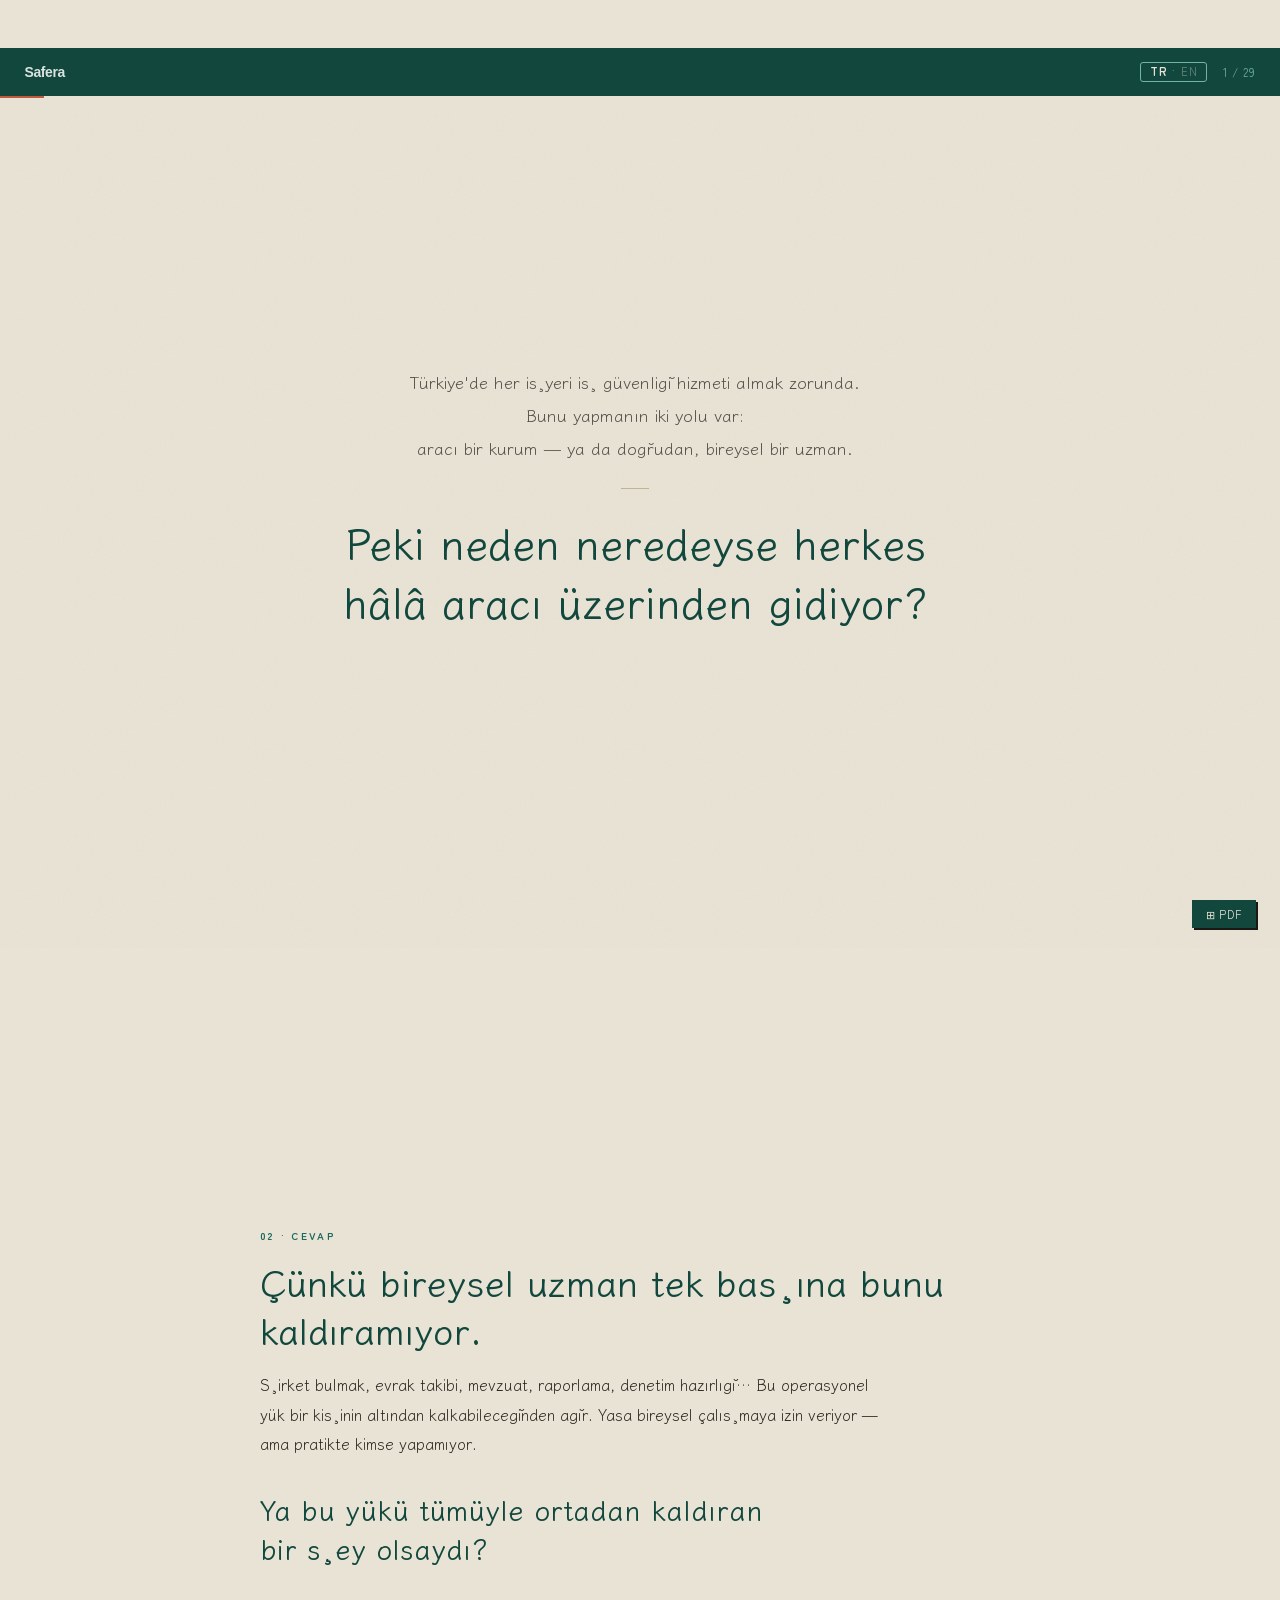
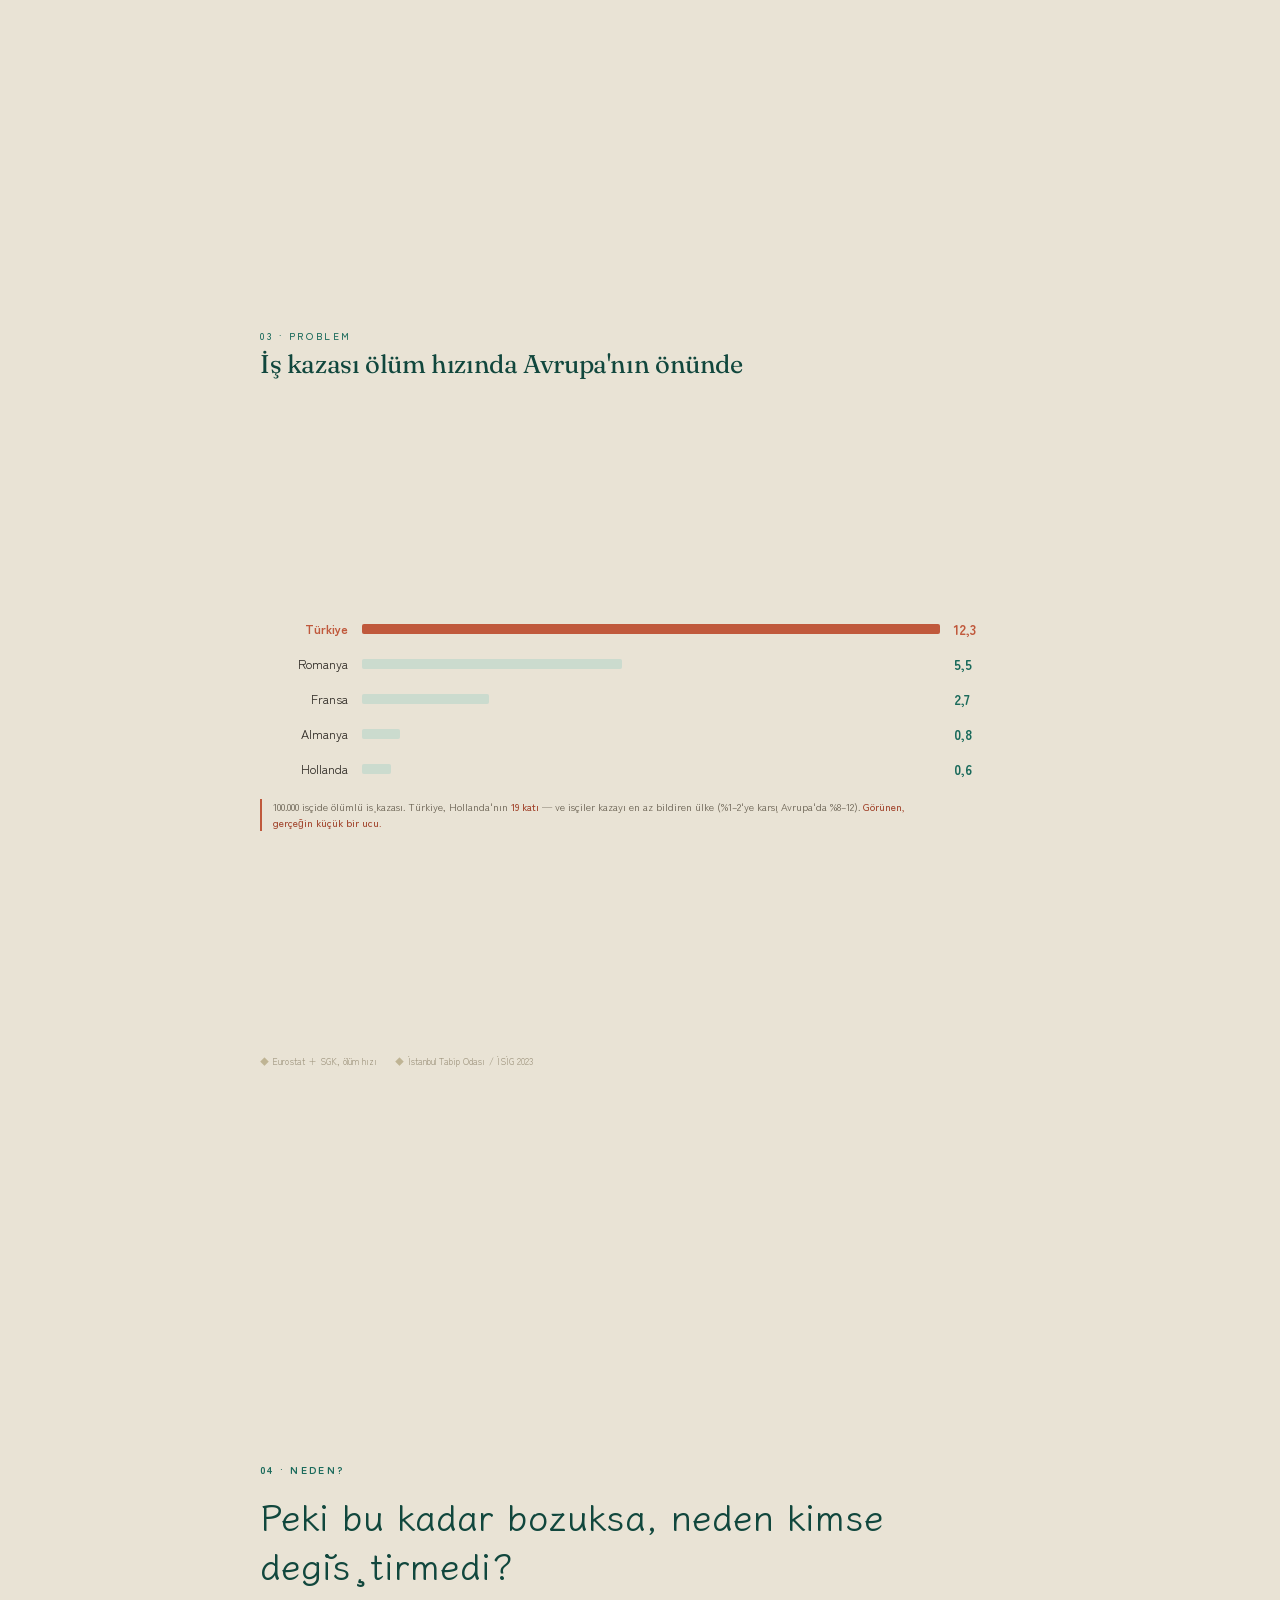
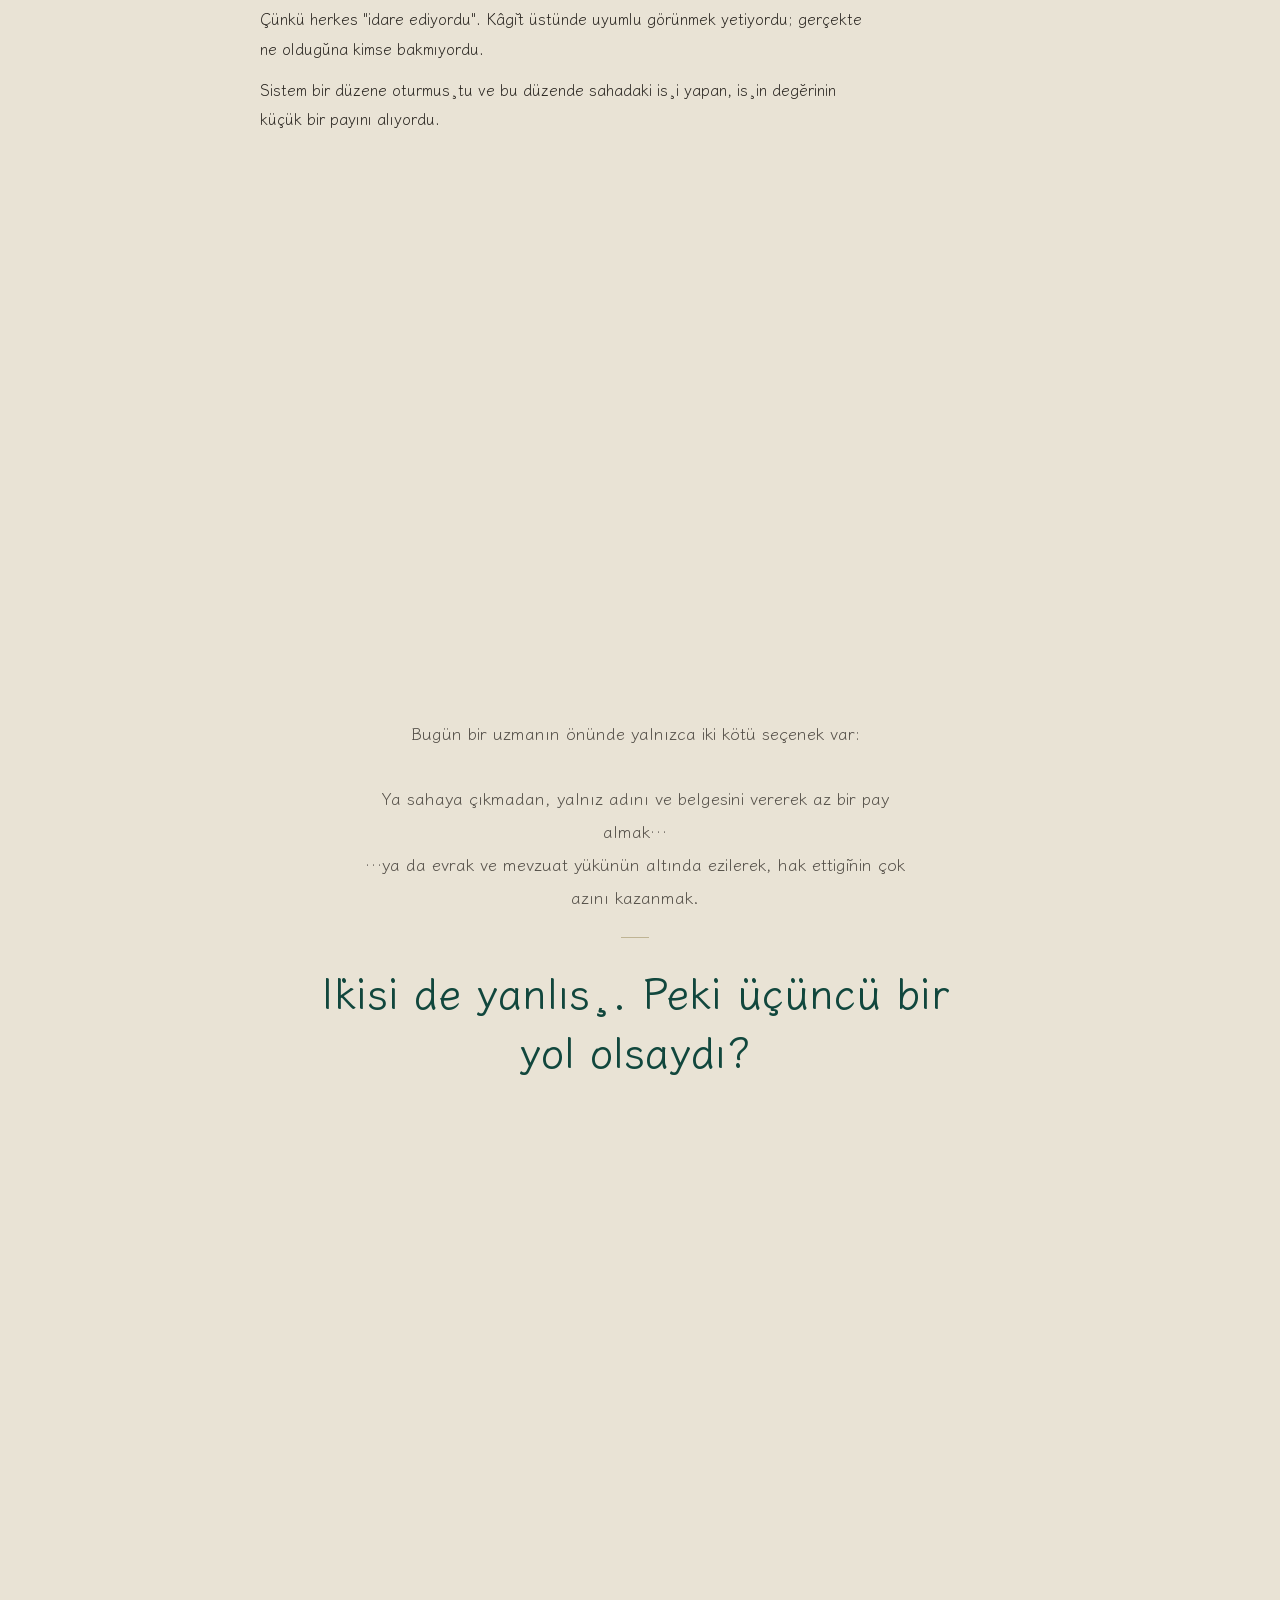
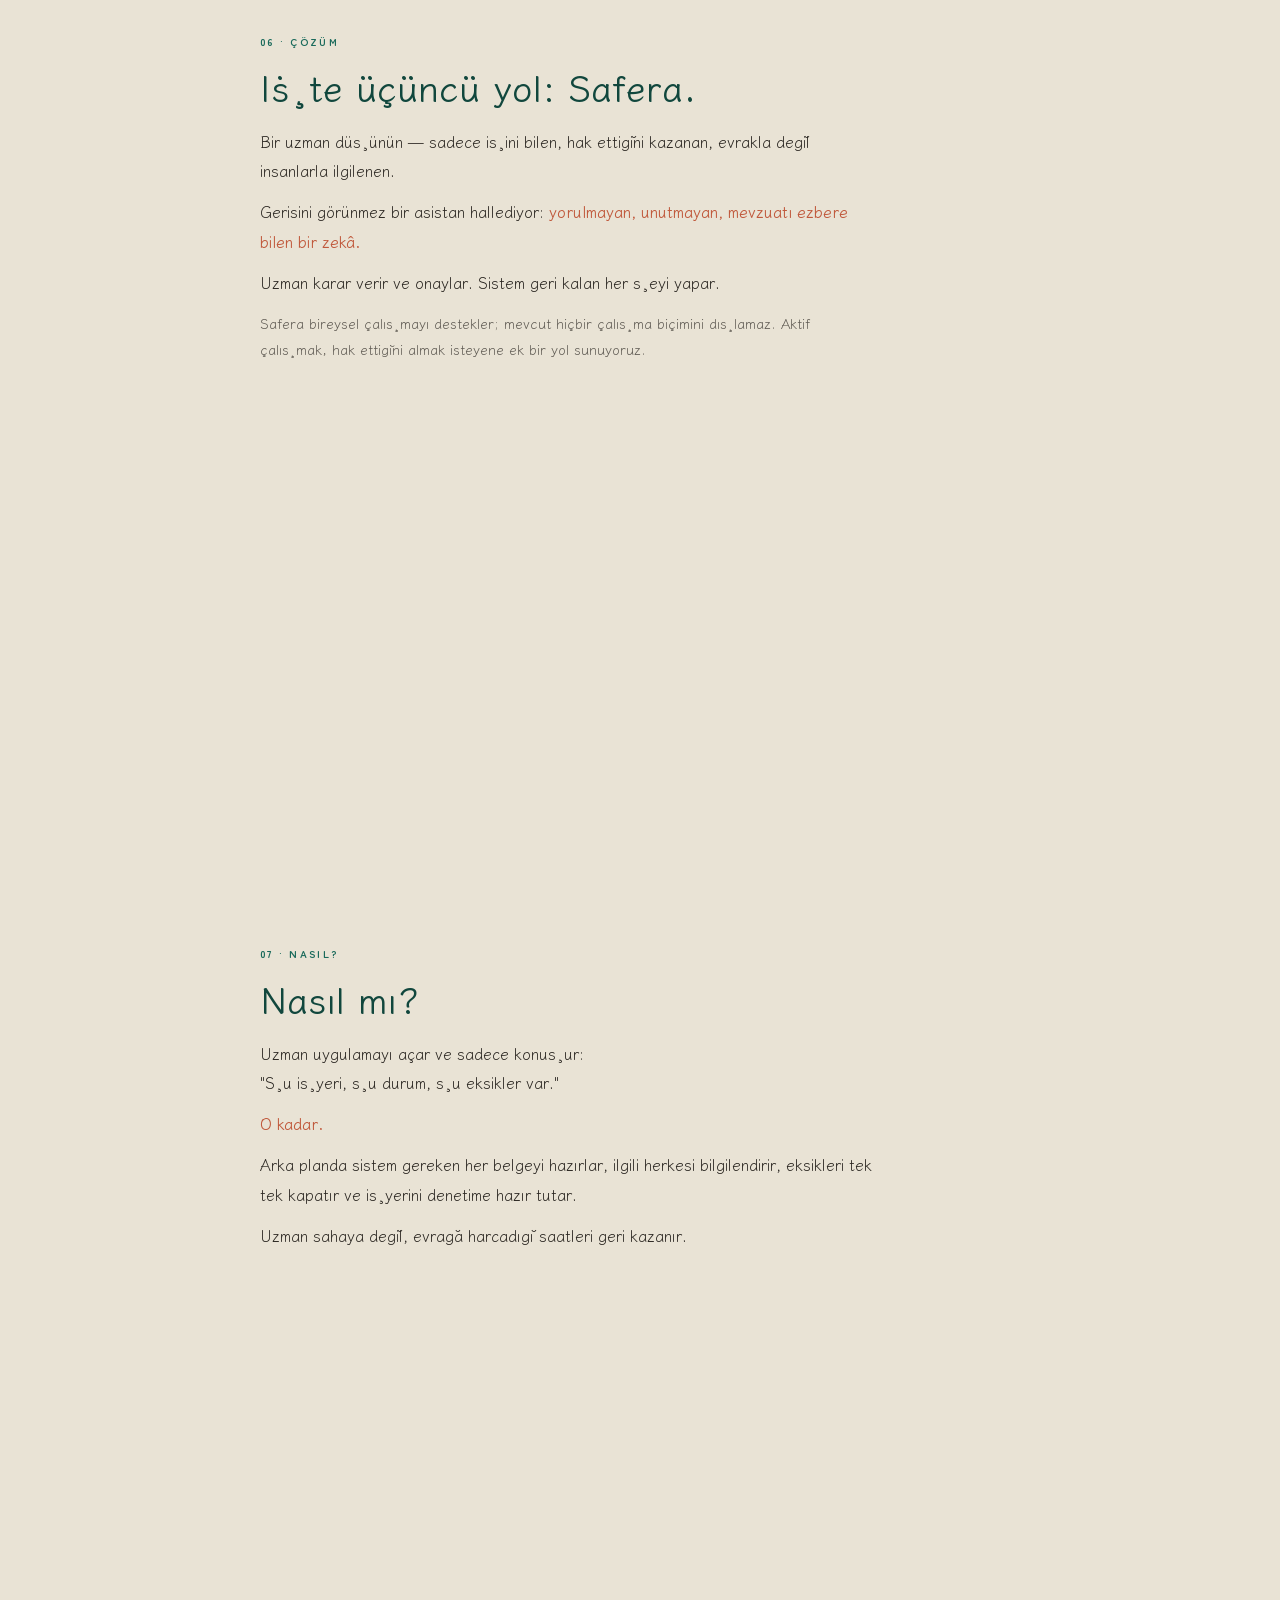
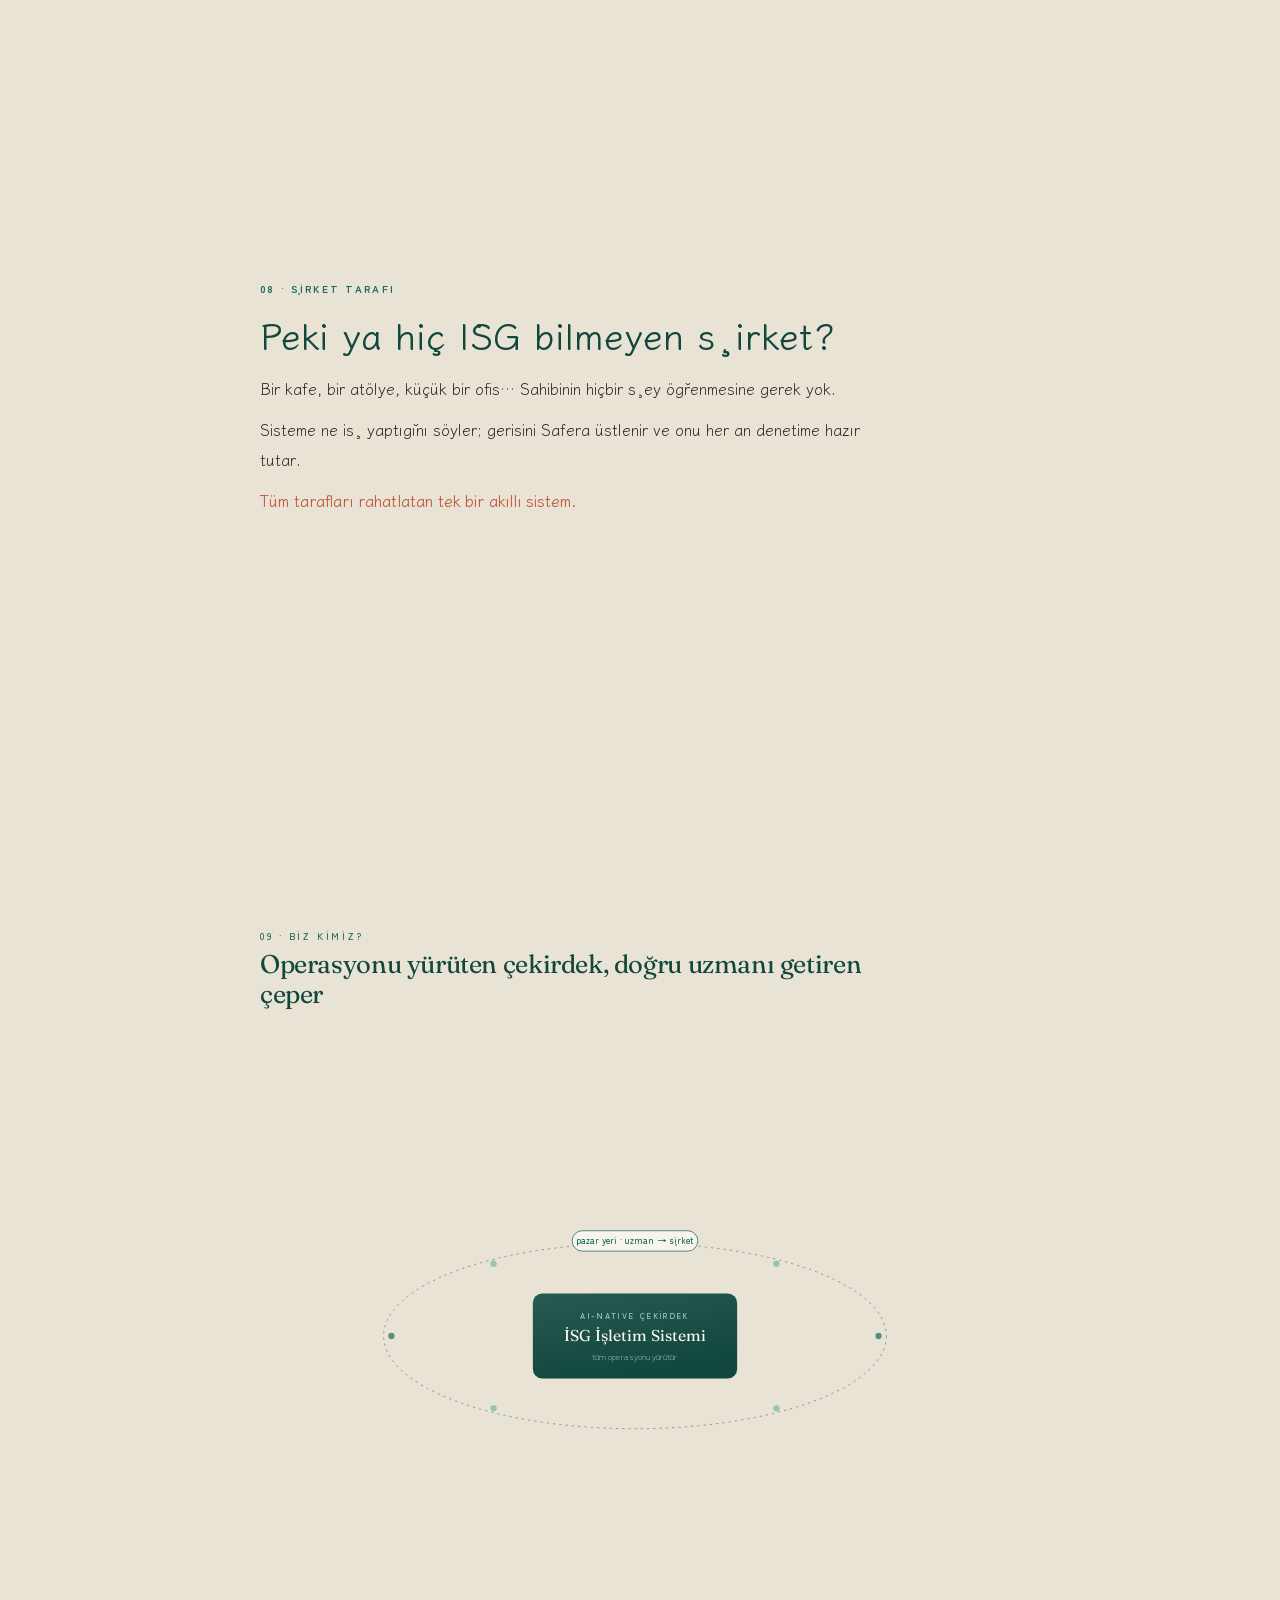
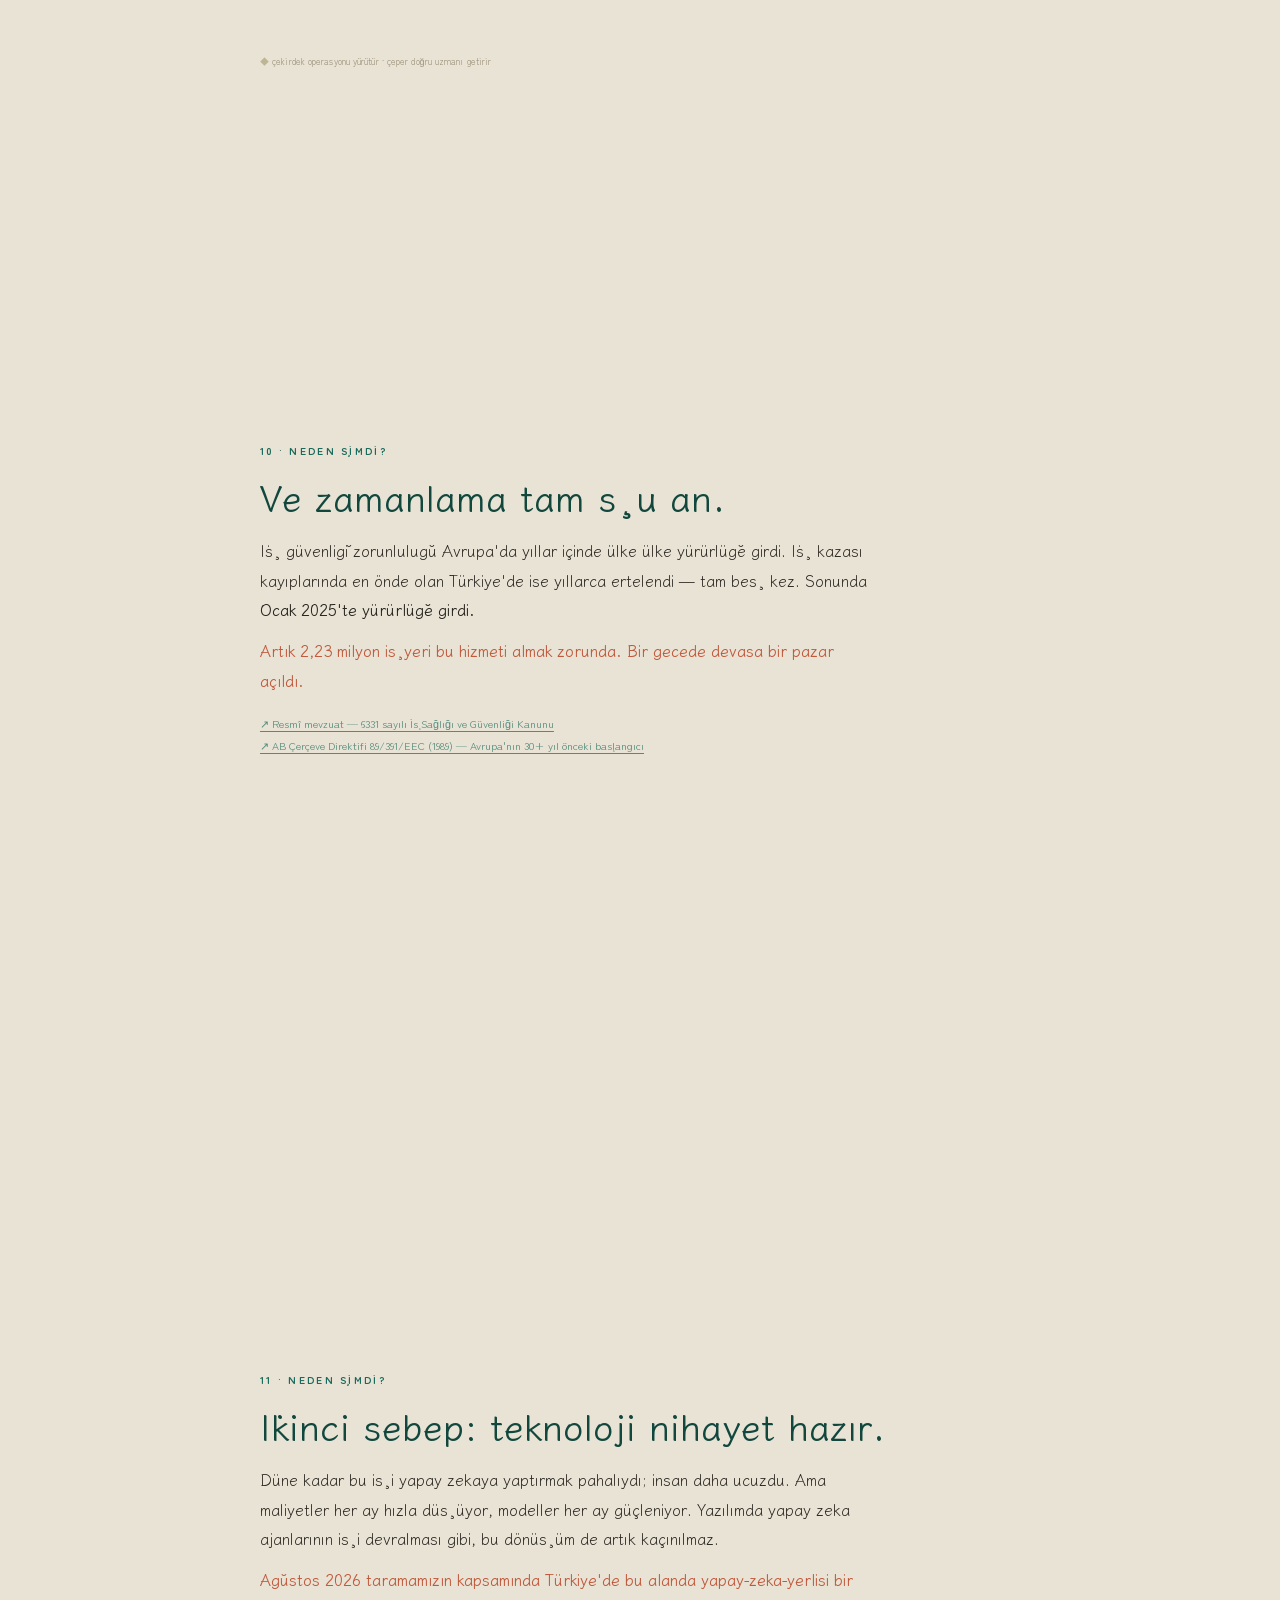
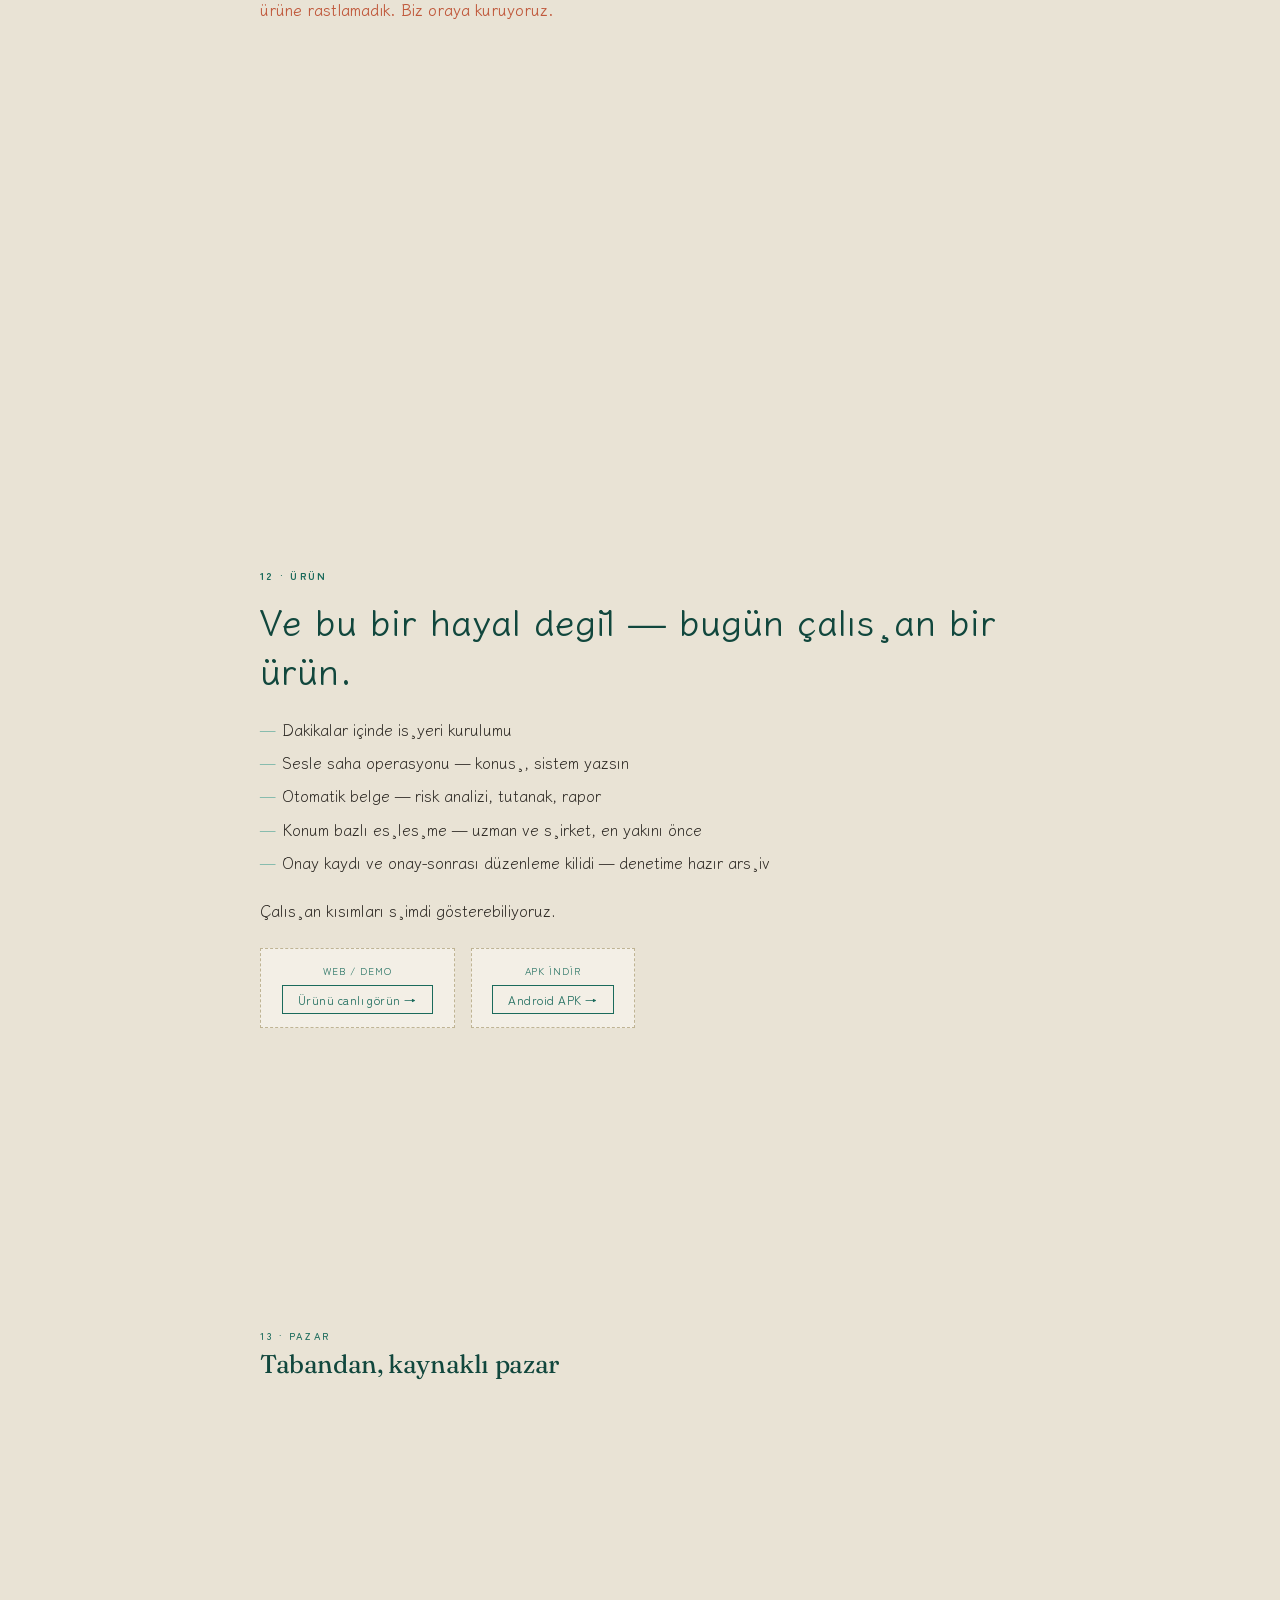
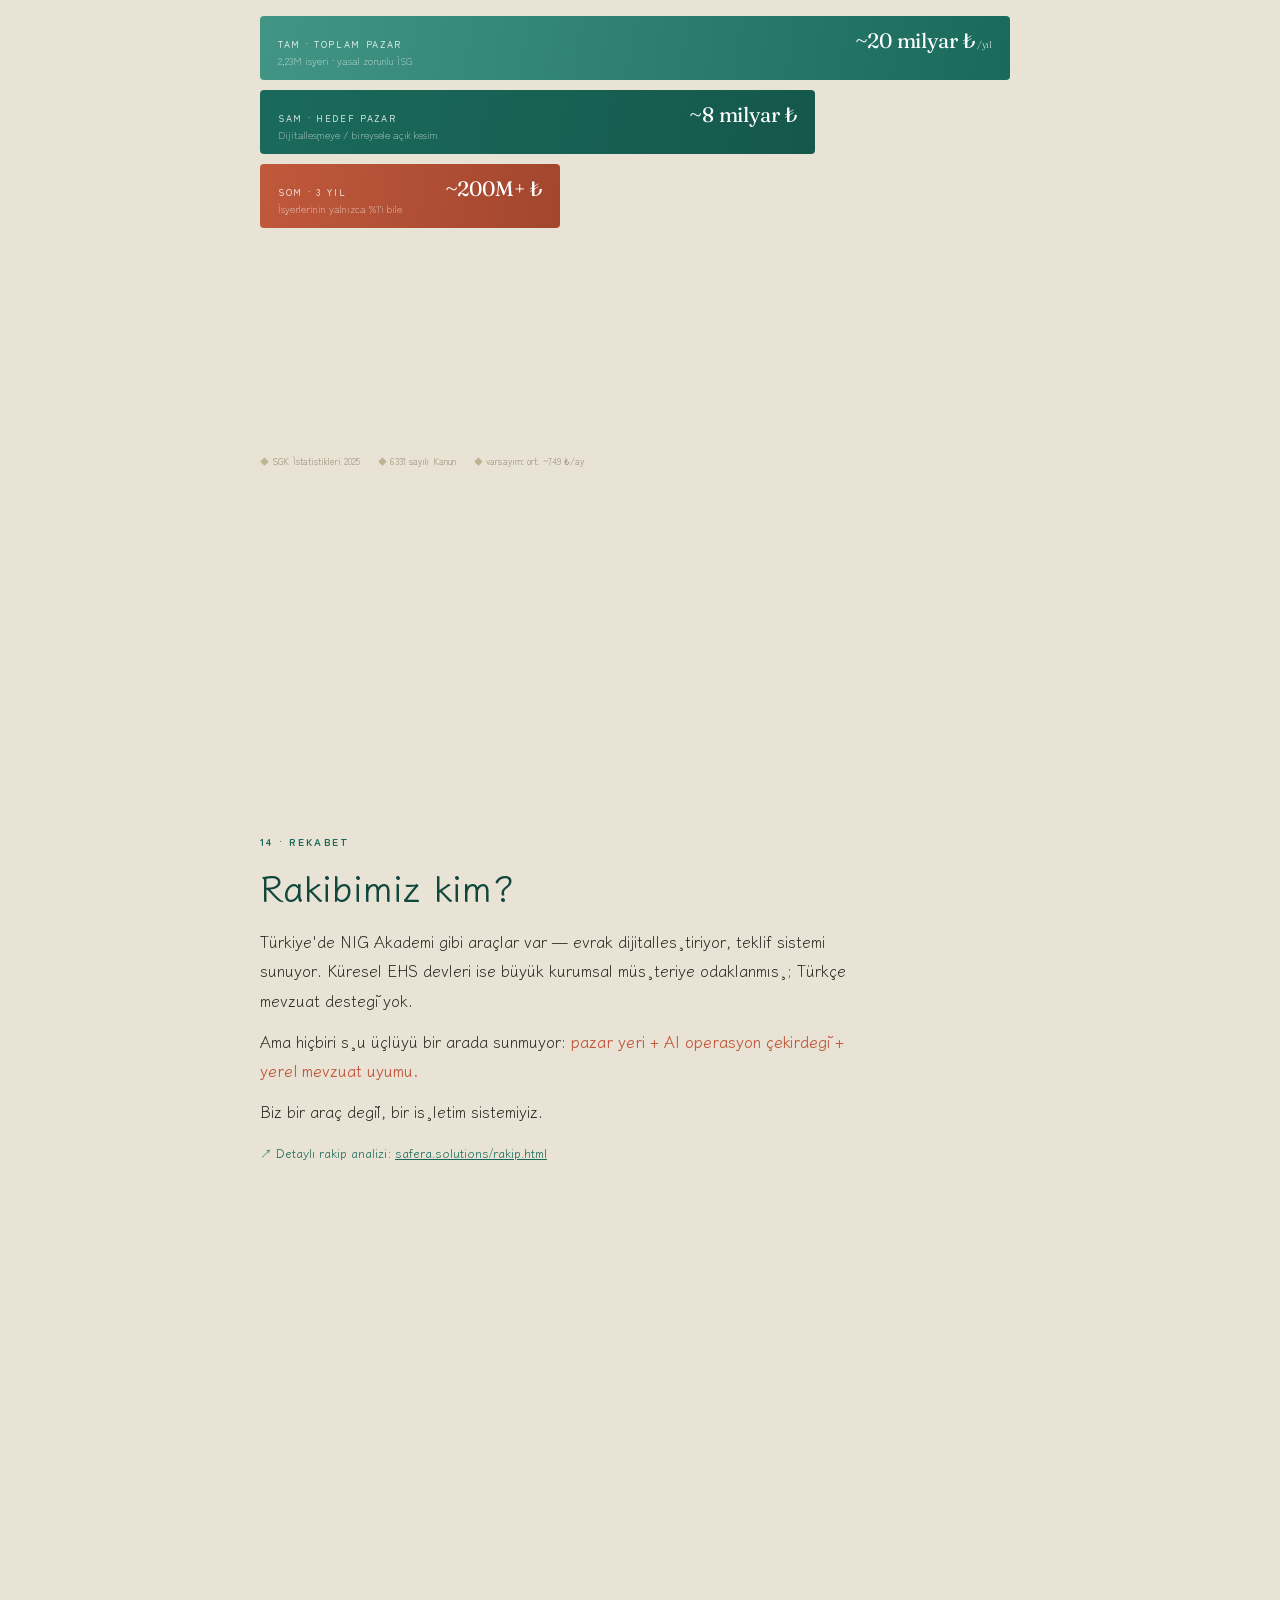
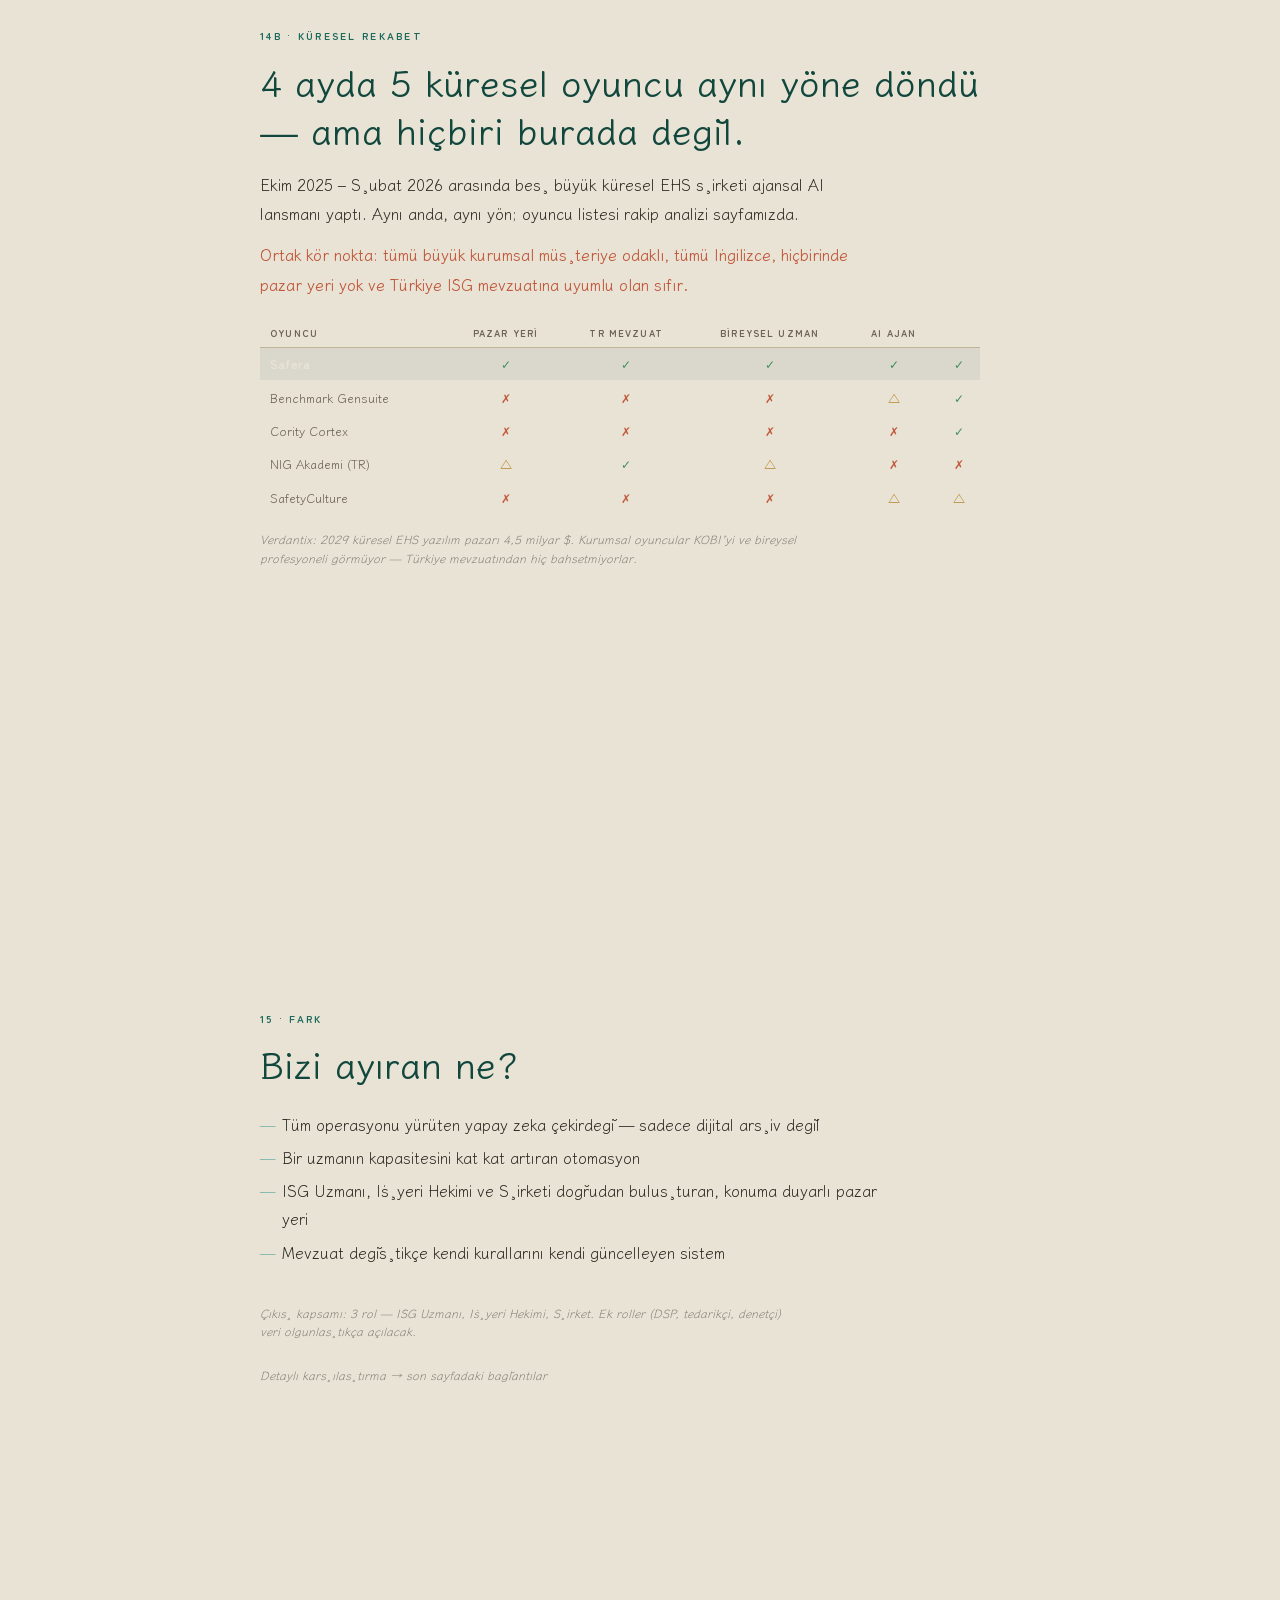
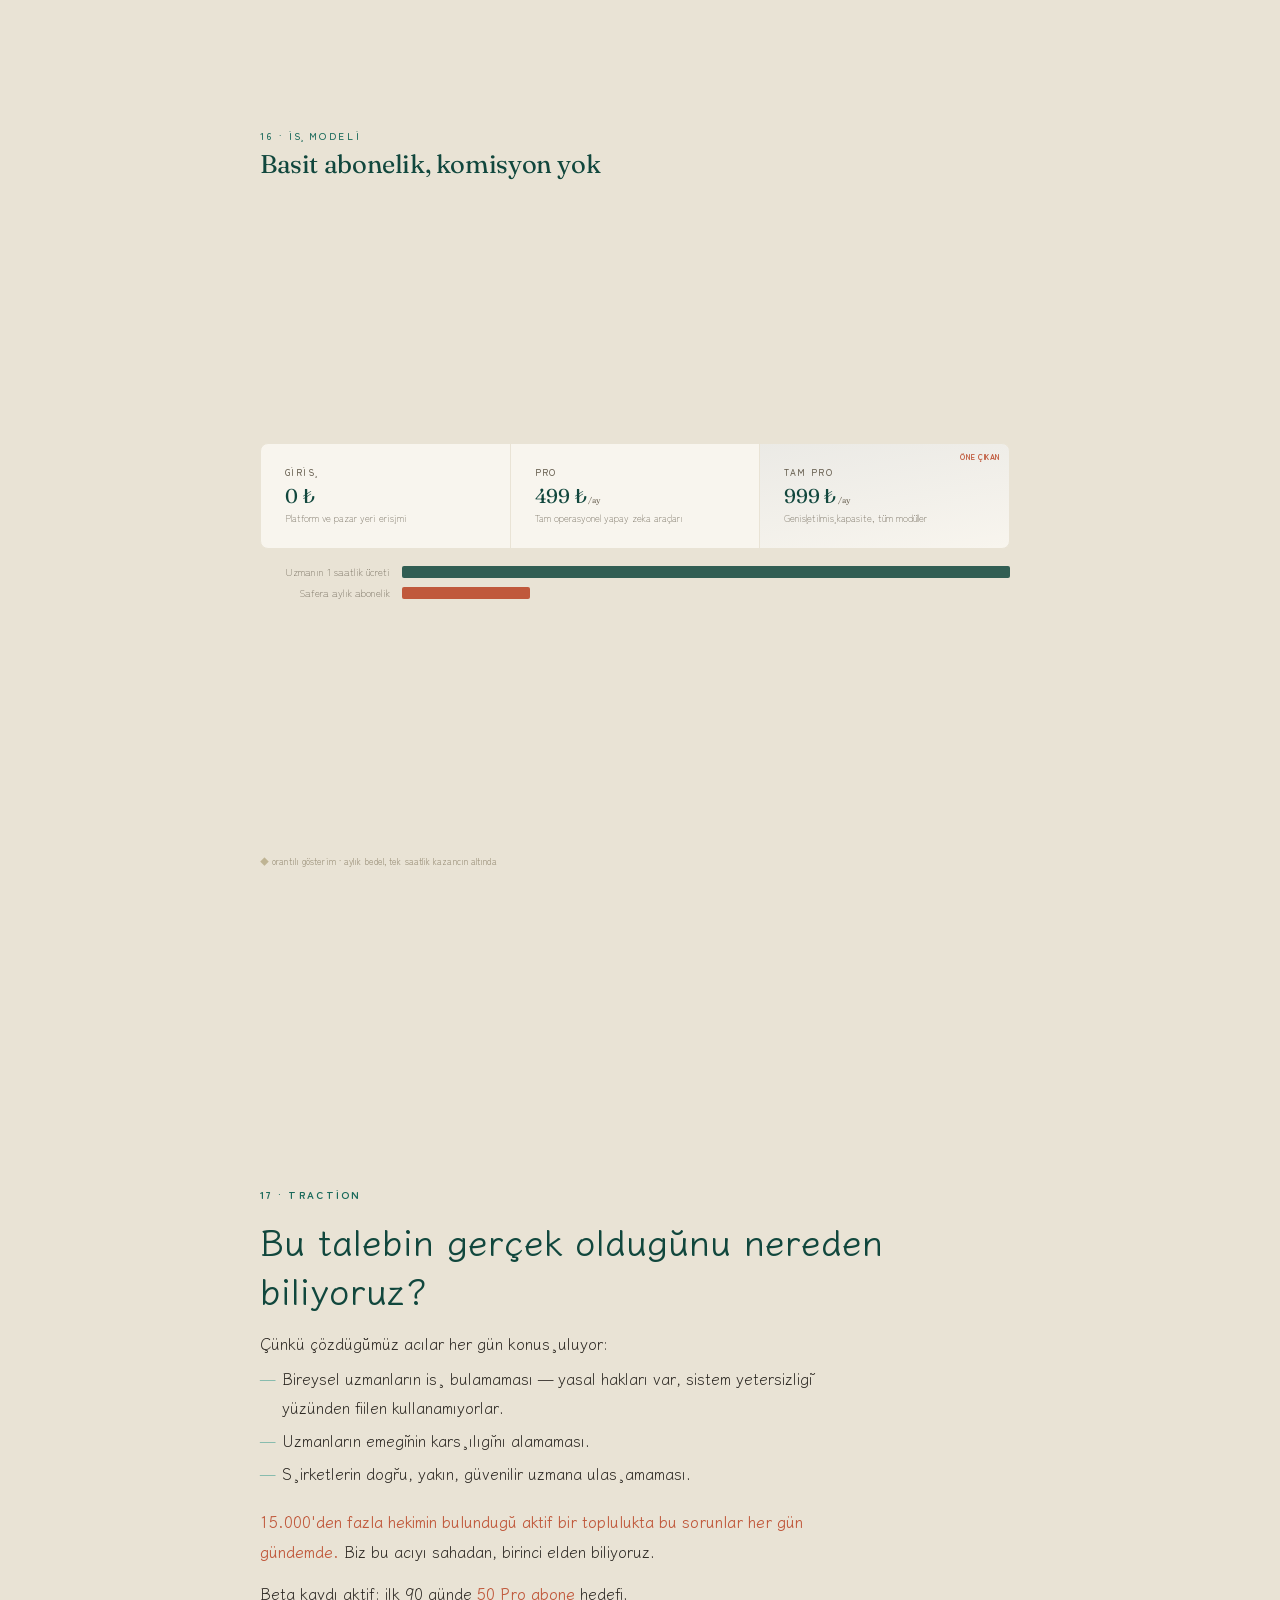
<file: deck.html>
﻿<!DOCTYPE html>
<html lang="tr">
<head>
<meta charset="UTF-8">
<link rel="icon" type="image/png" href="img/icon.png">
<link rel="apple-touch-icon" href="img/icon.png">
<meta name="viewport" content="width=device-width,initial-scale=1.0">
<meta name="description" content="Safera · AI-native İSG işletim sistemi + bireysel uzmanlar için pazar yeri · Pitch 2026">
<title>Safera · Pitch 2026</title>
<meta name="robots" content="noindex,nofollow">
<link rel="preconnect" href="https://fonts.googleapis.com">
<link rel="preconnect" href="https://fonts.gstatic.com" crossorigin>
<link href="https://fonts.googleapis.com/css2?family=Fraunces:opsz,wght@9..144,300;9..144,400;9..144,500;9..144,600&family=Klee+One:wght@400;600&family=Zen+Kaku+Gothic+Antique:wght@300;400;500;700;900&family=Zen+Maru+Gothic:wght@400;500;700&display=swap" rel="stylesheet">
<style>
:root{
  --washi:#E9E3D5;  --washi-d:#DBD3C0; --paper:#F3EFE6;
  --ai:#11473D;     --prussian:#1A6A5B; --ai-wash:#74B4A6;
  --ink:#28241F;    --shu:#C0593C;      --sumi:#1A1714;  --line:#BFB494;
  --sh:rgba(26,23,20,.09);
  --bar:48px;
  /* viz-* bileşenleri için ek değişkenler */
  --washi2:#DBD3C0; --paper2:#F8F5EE;  --cream:#FCFAF5;
  --ai2:#1A6A5B;    --aiw:#A6D0C6;     --aiwash:#EBF4F1;
  --ink2:#6A6253;   --ink3:#9C927B;
  --shu-d:#A2462E;  --line2:#E9E3D5;   --hair:#CBC0A6;
}
*,*::before,*::after{box-sizing:border-box;margin:0;padding:0;}
html{scroll-snap-type:y mandatory;overflow-y:scroll;scroll-behavior:smooth;}
body{font-family:'Klee One',serif;background:var(--washi);color:var(--ink);padding-top:var(--bar);}

/* subtle paper grain */
body::before{
  content:'';position:fixed;inset:0;pointer-events:none;z-index:0;opacity:.04;
  background-image:url("data:image/svg+xml,%3Csvg xmlns='http://www.w3.org/2000/svg' width='180' height='180'%3E%3Cfilter id='n'%3E%3CfeTurbulence type='fractalNoise' baseFrequency='.68' numOctaves='3' stitchTiles='stitch'/%3E%3C/filter%3E%3Crect width='180' height='180' filter='url(%23n)'/%3E%3C/svg%3E");
  background-size:180px 180px;
}

/* ── TOP BAR ── */
#topbar{
  position:fixed;top:0;left:0;right:0;height:var(--bar);
  background:var(--ai);display:flex;align-items:center;justify-content:space-between;
  padding:0 24px;z-index:100;
}
.tb-brand{font-family:'Zen Maru Gothic',sans-serif;font-weight:700;font-size:.9rem;letter-spacing:.14em;color:var(--washi);}
#sl-no{font-family:'Zen Maru Gothic',sans-serif;font-size:.72rem;color:var(--ai-wash);letter-spacing:.08em;}

/* ── PROGRESS LINE ── */
#prog{
  position:fixed;top:var(--bar);left:0;height:2px;
  background:var(--shu);z-index:99;transition:width .25s ease;width:0%;
}

/* ── PRINT BUTTON ── */
#print-btn{
  position:fixed;bottom:20px;right:24px;
  font-family:'Zen Maru Gothic',sans-serif;font-size:.7rem;letter-spacing:.08em;
  background:var(--ai);color:var(--washi);border:none;padding:6px 14px;
  cursor:pointer;box-shadow:2px 2px 0 var(--sumi);z-index:100;
}
#print-btn:hover{background:var(--prussian);}

/* ── SLIDE BASE ── */
.slide{
  position:relative;scroll-snap-align:start;min-height:100vh;z-index:1;
  display:flex;flex-direction:column;justify-content:center;
  padding:80px 90px 80px 80px;
  max-width:920px;margin:0 auto;
}

/* ── ANSWER SLIDE PARTS ── */
.s-tag{
  font-family:'Zen Maru Gothic',sans-serif;font-size:.65rem;font-weight:700;
  letter-spacing:.22em;text-transform:uppercase;color:var(--prussian);
  margin-bottom:.85rem;
}
h2.s-title{
  font-family:'Klee One',serif;font-weight:600;
  font-size:clamp(1.45rem,2.9vw,2.3rem);color:var(--ai);
  line-height:1.32;margin-bottom:1rem;
}
.s-rule{width:36px;height:2px;background:var(--shu);margin-bottom:1.4rem;flex-shrink:0;}
.s-body{font-size:clamp(.86rem,1.42vw,.97rem);line-height:1.9;color:var(--ink);max-width:620px;}
.s-body p{margin-bottom:.72rem;}
.s-body p:last-child{margin-bottom:0;}

ul.s-list{list-style:none;margin:.2rem 0 1.1rem;max-width:620px;}
ul.s-list li{
  font-size:clamp(.84rem,1.42vw,.96rem);line-height:1.85;
  padding:.15rem 0 .15rem 1.4rem;position:relative;color:var(--ink);
}
ul.s-list li::before{content:'—';position:absolute;left:0;color:var(--ai-wash);}

.hi{color:var(--shu);font-weight:600;}
.s-note{font-size:.74rem;font-style:italic;color:var(--ink);opacity:.5;margin-top:1.1rem;line-height:1.6;max-width:540px;}

.s-sources{display:flex;flex-direction:column;gap:.45rem;margin-top:1.3rem;}
.s-sources a{
  font-family:'Zen Maru Gothic',sans-serif;font-size:.67rem;color:var(--prussian);
  text-decoration:underline;text-underline-offset:3px;opacity:.72;
}
.s-sources a:hover{opacity:1;}

/* ── QUESTION SLIDE ── */
.slide.slide-q{justify-content:center;align-items:center;text-align:center;}
.q-lead{
  font-size:clamp(.9rem,1.52vw,1.05rem);line-height:1.95;
  color:var(--ink);opacity:.78;max-width:560px;margin-bottom:1.5rem;
}
.q-sep{width:28px;height:1px;background:var(--line);margin:0 auto 1.5rem;}
.q-main{
  font-family:'Klee One',serif;font-weight:600;
  font-size:clamp(1.55rem,3.3vw,2.7rem);color:var(--ai);
  line-height:1.38;max-width:640px;
}

/* ── S9 POSITIONING (visually strongest) ── */
.pos-row{
  display:grid;grid-template-columns:1fr 1fr;
  gap:1px;background:var(--line);border:1px solid var(--line);
  max-width:560px;margin:1.2rem 0;
}
.pos-card{background:var(--paper);padding:1.3rem 1.4rem;display:flex;flex-direction:column;gap:.3rem;}
.pos-card.ai-card{background:var(--ai);}
.pos-tag-sm{font-family:'Zen Maru Gothic',sans-serif;font-size:.62rem;font-weight:700;letter-spacing:.16em;text-transform:uppercase;}
.pos-card .pos-tag-sm{color:var(--prussian);}
.pos-card.ai-card .pos-tag-sm{color:var(--ai-wash);}
.pos-head{font-family:'Zen Maru Gothic',sans-serif;font-weight:700;font-size:1.1rem;letter-spacing:.04em;}
.pos-card .pos-head{color:var(--ai);}
.pos-card.ai-card .pos-head{color:var(--washi);}
.pos-desc-sm{font-size:.75rem;line-height:1.5;}
.pos-card .pos-desc-sm{color:var(--ink);opacity:.7;}
.pos-card.ai-card .pos-desc-sm{color:var(--ai-wash);}
.pos-final{font-family:'Klee One',serif;font-weight:600;font-size:1.02rem;color:var(--ai);margin-top:.5rem;}

/* ── PLAN GRID (S16) ── */
.plan-grid{
  display:grid;grid-template-columns:repeat(3,1fr);
  gap:1px;background:var(--line);border:1px solid var(--line);
  max-width:590px;margin:1.2rem 0;
}
.plan-col{background:var(--paper);padding:1.1rem 1rem;display:flex;flex-direction:column;gap:.3rem;}
.plan-col.feat{background:var(--washi-d);}
.plan-name{font-family:'Zen Maru Gothic',sans-serif;font-weight:700;font-size:.7rem;letter-spacing:.12em;text-transform:uppercase;color:var(--prussian);}
.plan-price{font-family:'Klee One',serif;font-weight:600;font-size:1.2rem;color:var(--ai);}
.plan-desc{font-size:.74rem;color:var(--ink);opacity:.68;line-height:1.5;}

/* ── MVP BUTTON (S12) ── */
.mvp-row{display:flex;gap:1rem;margin-top:1.4rem;flex-wrap:wrap;}
.mvp-btn{
  display:flex;flex-direction:column;align-items:center;gap:.45rem;
  background:var(--paper);border:1px dashed var(--line);padding:.85rem 1.3rem;min-width:160px;
}
.mvp-lbl{font-family:'Zen Maru Gothic',sans-serif;font-size:.62rem;letter-spacing:.1em;text-transform:uppercase;color:var(--prussian);}
.mvp-btn a{
  font-family:'Zen Maru Gothic',sans-serif;font-size:.74rem;color:var(--prussian);
  border:1px solid var(--prussian);padding:5px 15px;text-decoration:none;letter-spacing:.04em;
}
.mvp-btn a:hover{background:var(--prussian);color:var(--washi);}

/* ── TEAM (S19) ── */
.team-grid{display:grid;grid-template-columns:1fr 1fr;gap:1.2rem;max-width:600px;margin:.6rem 0 1rem;}
.team-card{background:var(--paper);border:1px solid var(--line);padding:1.1rem;box-shadow:2px 2px 0 var(--sh);}
.tc-name{font-family:'Zen Maru Gothic',sans-serif;font-weight:700;font-size:.88rem;color:var(--ai);margin-bottom:.3rem;}
.tc-info{font-size:.76rem;color:var(--ink);opacity:.75;line-height:1.55;}

/* ── EK LINKS ── */
.ek-links{display:flex;flex-direction:column;gap:.7rem;margin-top:1.2rem;max-width:520px;}
.ek-links a{
  font-family:'Zen Maru Gothic',sans-serif;font-size:.78rem;color:var(--prussian);
  border:1px solid var(--ai-wash);padding:.7rem 1.1rem;text-decoration:none;
  display:flex;align-items:baseline;gap:.6rem;letter-spacing:.03em;flex-wrap:wrap;
}
.ek-links a:hover{background:var(--prussian);color:var(--washi);}
.ek-links a:hover .ek-url{color:var(--ai-wash);}
.ek-url{
  font-family:'Zen Maru Gothic',sans-serif;font-size:.65rem;
  color:var(--ai-wash);margin-left:auto;letter-spacing:.02em;white-space:nowrap;
}
.ek-ph{font-size:.62rem;opacity:.4;margin-left:auto;}

/* ── CLOSING SLIDE (S22) ── */
#s21{justify-content:center;align-items:center;text-align:center;}
.close-logo{font-family:'Zen Maru Gothic',sans-serif;font-weight:700;font-size:clamp(3rem,8vw,5rem);color:var(--ai);letter-spacing:.04em;margin-bottom:.9rem;}
.close-sub{font-family:'Klee One',serif;font-size:clamp(.95rem,1.9vw,1.28rem);color:var(--ink);opacity:.78;max-width:480px;line-height:1.78;margin-bottom:1.6rem;}
.close-actions{display:flex;gap:.8rem;flex-wrap:wrap;justify-content:center;}
.close-actions a{
  font-family:'Zen Maru Gothic',sans-serif;font-size:.74rem;font-weight:700;
  letter-spacing:.08em;color:var(--prussian);border:1px solid var(--line);
  padding:6px 18px;text-decoration:none;
}
.close-actions a:hover{background:var(--prussian);color:var(--washi);}

/* ── PRINT ── */
@page{size:A4 landscape;margin:12mm;}
@media print{
  html{scroll-snap-type:none;}
  body{padding-top:0;background:var(--washi)!important;-webkit-print-color-adjust:exact;print-color-adjust:exact;}
  body::before,#topbar,#prog,#print-btn{display:none!important;}
  .slide{min-height:unset;height:auto;page-break-after:always;break-after:page;padding:36px 48px;margin:0;max-width:100%;}
  .slide:last-child{page-break-after:avoid;break-after:avoid;}
  .pos-card.ai-card{-webkit-print-color-adjust:exact;print-color-adjust:exact;}
}

/* ── MOBILE ── */
@media(max-width:700px){
  .slide{padding:52px 22px;max-width:100%;}
  .pos-row,.plan-grid,.team-grid{grid-template-columns:1fr;}
  #print-btn{right:10px;bottom:10px;}
}

/* ══════════════════════════════════════
   VIZ-* GÖRSELLERİ (BÖLÜM B)
══════════════════════════════════════ */
.viz-num{font-variant-numeric:tabular-nums;font-feature-settings:"tnum" 1}

.viz-body{width:100%;flex:1;display:flex;flex-direction:column;font-family:'Zen Kaku Gothic Antique',sans-serif}
.viz-kicker{font-family:'Zen Maru Gothic',sans-serif;font-weight:500;font-size:.62rem;letter-spacing:.26em;color:var(--ai2);text-transform:uppercase}
.viz-h{font-family:'Fraunces',serif;font-weight:400;font-size:clamp(1.2rem,2.8vw,1.6rem);color:var(--ai);line-height:1.16;margin-top:7px;letter-spacing:-.015em;max-width:88%}
.viz-foot{font-size:.56rem;color:var(--ink3);display:flex;gap:18px;flex-wrap:wrap;letter-spacing:.01em;margin-top:auto;padding-top:14px}
.viz-foot span::before{content:"◆ ";color:var(--line)}
.viz-content{flex:1;display:flex;margin-top:3%;min-height:0}

/* Viz slaytta dik hizalama düzeltmesi */
.slide:has(.viz-body){justify-content:flex-start;}

/* ── 1. İş kazası sıralı çubuk ── */
.viz-rank{width:100%;align-self:center;display:flex;flex-direction:column;gap:0}
.viz-rrow{display:grid;grid-template-columns:88px 1fr 56px;align-items:center;gap:14px;padding:7px 0;border-bottom:1px solid var(--line2)}
.viz-rrow:last-child{border-bottom:none}
.viz-rrow .viz-rc{font-family:'Zen Kaku Gothic Antique',sans-serif;font-weight:400;font-size:.78rem;color:var(--ink);text-align:right}
.viz-rrow.hi .viz-rc{font-weight:700;color:var(--shu)}
.viz-rrow .viz-rt{height:10px;border-radius:2px;background:var(--aiw);opacity:.45}
.viz-rrow.hi .viz-rt{background:var(--shu);opacity:1}
.viz-rrow .viz-rv{font-family:'Zen Maru Gothic',sans-serif;font-weight:700;font-size:.86rem;color:var(--ai2);text-align:left}
.viz-rrow.hi .viz-rv{color:var(--shu)}
.viz-rcap{font-size:.64rem;color:var(--ink2);margin-top:12px;line-height:1.55;border-left:2px solid var(--shu);padding-left:11px;max-width:90%}
.viz-rcap b{color:var(--shu-d);font-weight:500}

/* ── 2. Pazar kademeli bantlar ── */
.viz-funnel{width:100%;align-self:center;display:flex;flex-direction:column;gap:10px}
.viz-fb{position:relative;border-radius:4px;padding:12px 18px;display:flex;align-items:baseline;justify-content:space-between;color:#fff;overflow:hidden}
.viz-fb .viz-fl{display:flex;flex-direction:column}
.viz-fb .viz-fk{font-family:'Zen Maru Gothic',sans-serif;font-weight:500;font-size:.58rem;letter-spacing:.18em;opacity:.78}
.viz-fb .viz-fd{font-size:.64rem;opacity:.82;margin-top:2px;font-weight:300}
.viz-fb .viz-fv{font-family:'Fraunces',serif;font-weight:400;font-size:1.3rem;letter-spacing:-.01em;white-space:nowrap}
.viz-fb.tam{background:linear-gradient(100deg,#429585,#1A6A5B);width:100%}
.viz-fb.sam{background:linear-gradient(100deg,#1A6A5B,#15584C);width:74%}
.viz-fb.som{background:linear-gradient(100deg,var(--shu),var(--shu-d));width:40%}

/* ── 3. Konumlandırma SVG ── */
.viz-arch{width:100%;align-self:center;display:flex;align-items:center;justify-content:center}

/* ── 4. İş modeli kademe ── */
.viz-tiers{width:100%;align-self:center;display:flex;flex-direction:column;gap:4%}
.viz-trow{display:flex;gap:0;border:1px solid var(--line2);border-radius:8px;overflow:hidden;background:var(--paper2)}
.viz-tcell{flex:1;padding:3% 3.2%;border-right:1px solid var(--line2);position:relative}
.viz-tcell:last-child{border-right:none}
.viz-tcell.feat{background:linear-gradient(170deg,rgba(29,58,95,.06),transparent)}
.viz-tcell .viz-tk{font-family:'Zen Maru Gothic',sans-serif;font-weight:500;font-size:.56rem;letter-spacing:.16em;color:var(--ink2);text-transform:uppercase}
.viz-tcell .viz-tp{font-family:'Fraunces',serif;font-weight:400;font-size:1.25rem;color:var(--ai);margin:4px 0;letter-spacing:-.01em}
.viz-tcell .viz-tp small{font-size:.5rem;color:var(--ink2)}
.viz-tcell .viz-td{font-size:.6rem;color:var(--ink2);font-weight:300;line-height:1.4}
.viz-tcell .viz-tflag{position:absolute;top:7px;right:9px;font-family:'Zen Maru Gothic',sans-serif;font-size:.48rem;font-weight:700;letter-spacing:.08em;color:var(--shu)}
.viz-vcompare{display:flex;flex-direction:column;gap:6px;margin-top:2%}
.viz-vc{display:grid;grid-template-columns:130px 1fr;align-items:center;gap:12px}
.viz-vc .viz-vl{font-size:.63rem;color:var(--ink2);text-align:right;font-weight:300}
.viz-vc .viz-vbar{height:12px;border-radius:2px}

/* ── F11 hint ── */
#fs-hint{
  position:fixed;bottom:72px;left:50%;transform:translateX(-50%);
  background:rgba(29,58,95,.88);color:var(--washi);
  font-family:'Zen Maru Gothic',sans-serif;font-size:.72rem;
  letter-spacing:.06em;padding:8px 20px;border-radius:100px;
  z-index:200;cursor:pointer;transition:opacity .4s;
  white-space:nowrap;box-shadow:0 4px 16px rgba(0,0,0,.22);
}
#fs-hint.hidden{opacity:0;pointer-events:none;}

@media(max-width:700px){
  .viz-h{font-size:1rem}
  .viz-tiers .viz-trow{flex-direction:column}
  .viz-tcell{border-right:none;border-bottom:1px solid var(--line2)}
  .viz-fb.sam{width:88%}
  .viz-fb.som{width:60%}
}

/* ── Q&A APPENDIX ── */
.qa-list{display:flex;flex-direction:column;gap:.9rem;max-width:700px;margin-top:.6rem;}
.qa-item{padding:.7rem 0;border-bottom:1px solid var(--line2);}
.qa-item:last-child{border-bottom:none;}
.qa-label{font-family:'Zen Maru Gothic',sans-serif;font-size:.57rem;font-weight:700;letter-spacing:.2em;color:var(--shu);margin-bottom:.22rem;text-transform:uppercase;}
.qa-q{font-family:'Klee One',serif;font-weight:600;font-size:.84rem;color:var(--ai);line-height:1.55;margin-bottom:.28rem;}
.qa-a{font-size:.79rem;line-height:1.78;color:var(--ink);opacity:.84;}

/* ── LANG TOGGLE ── */
.tb-right{display:flex;align-items:center;gap:16px;}
#lang-toggle{font-family:'Zen Maru Gothic',sans-serif;font-size:.7rem;letter-spacing:.06em;background:transparent;border:1px solid var(--ai-wash);color:var(--washi);padding:3px 9px;cursor:pointer;border-radius:3px;display:inline-flex;gap:5px;align-items:center;line-height:1;}
#lang-toggle:hover{border-color:var(--washi);}
#lang-toggle .sep{opacity:.4;}
#lang-toggle [data-l]{opacity:.42;transition:opacity .2s;}
#lang-toggle [data-l].on{opacity:1;font-weight:700;}
@media print{#lang-toggle{display:none!important;}}
</style>
</head>
<body>

<nav id="topbar">
  <img src="logo.svg" alt="Safera" height="18" style="filter:brightness(0) invert(1);opacity:.85">
  <div class="tb-right">
    <button id="lang-toggle" type="button" aria-label="Türkçe / English"><span data-l="tr">TR</span><span class="sep">·</span><span data-l="en">EN</span></button>
    <span id="sl-no">1 / 24</span>
  </div>
</nav>
<div id="prog"></div>
<button id="print-btn" type="button" onclick="window.print()">⊞ PDF</button>
<div id="fs-hint" title="tıklayarak kapat" data-en="⛶ F11 fullscreen · ↑↓ navigate slides">⛶ F11 tam ekran · ↑↓ slayt geçişi</div>


<!-- ═══════════════════════════════════════
     S1 · HOOK  [soru]
═══════════════════════════════════════ -->
<section class="slide slide-q" id="s0">
  <p class="q-lead" data-en="In Türkiye, every workplace is legally required to receive occupational safety services.<br>There are two ways to get it:<br>through an intermediary institution — or directly, from an independent expert.">
    Türkiye'de her işyeri iş güvenliği hizmeti almak zorunda.<br>
    Bunu yapmanın iki yolu var:<br>
    aracı bir kurum — ya da doğrudan, bireysel bir uzman.
  </p>
  <div class="q-sep"></div>
  <p class="q-main" data-en="So why does almost everyone still go through an intermediary?">Peki neden neredeyse herkes hâlâ aracı üzerinden gidiyor?</p>
</section>


<!-- ═══════════════════════════════════════
     S2 · CEVAP → YENİ SORU
═══════════════════════════════════════ -->
<section class="slide" id="s1">
  <div class="s-tag" data-en="02 · The Answer">02 · Cevap</div>
  <h2 class="s-title" data-en="Because a solo expert simply can't carry it alone.">Çünkü bireysel uzman tek başına bunu kaldıramıyor.</h2>
  <div class="s-body">
    <p data-en="Finding clients, chasing paperwork, regulation, reporting, audit prep… The operational load is heavier than one person can bear. The law permits working independently — but in practice almost no one can.">Şirket bulmak, evrak takibi, mevzuat, raporlama, denetim hazırlığı… Bu operasyonel yük bir kişinin altından kalkabileceğinden ağır. Yasa bireysel çalışmaya izin veriyor — ama pratikte kimse yapamıyor.</p>
  </div>
  <p class="q-main" style="margin-top:2rem;font-size:clamp(1.2rem,2.3vw,1.75rem);max-width:520px;text-align:left;" data-en="What if something removed that burden entirely?">
    Ya bu yükü tümüyle ortadan kaldıran bir şey olsaydı?
  </p>
</section>


<!-- ═══════════════════════════════════════
     S3 · SİSTEM NE KADAR VERİMSİZ
═══════════════════════════════════════ -->
<section class="slide" id="s2">
<div class="viz-body">
  <div class="viz-kicker" data-en="03 · The Problem">03 · Problem</div>
  <div class="viz-h" data-en="Ahead of all Europe in workplace fatality rate">İş kazası ölüm hızında Avrupa'nın önünde</div>
  <div class="viz-content">
    <div class="viz-rank">
      <div class="viz-rrow hi"><div class="viz-rc">Türkiye</div><div class="viz-rt" style="width:100%"></div><div class="viz-rv viz-num">12,3</div></div>
      <div class="viz-rrow"><div class="viz-rc" data-en="Romania">Romanya</div><div class="viz-rt" style="width:45%"></div><div class="viz-rv viz-num">5,5</div></div>
      <div class="viz-rrow"><div class="viz-rc" data-en="France">Fransa</div><div class="viz-rt" style="width:22%"></div><div class="viz-rv viz-num">2,7</div></div>
      <div class="viz-rrow"><div class="viz-rc" data-en="Germany">Almanya</div><div class="viz-rt" style="width:6.5%"></div><div class="viz-rv viz-num">0,8</div></div>
      <div class="viz-rrow"><div class="viz-rc" data-en="Netherlands">Hollanda</div><div class="viz-rt" style="width:5%"></div><div class="viz-rv viz-num">0,6</div></div>
      <div class="viz-rcap" data-en="Fatal workplace accidents per 100,000 workers. Türkiye is <b>19× the Netherlands</b> — and workers here report accidents the least (1–2% vs. 8–12% in Europe). <b>What's visible is only the tip.</b>">100.000 işçide ölümlü iş kazası. Türkiye, Hollanda'nın <b>19 katı</b> — ve işçiler kazayı en az bildiren ülke (%1–2'ye karşı Avrupa'da %8–12). <b>Görünen, gerçeğin küçük bir ucu.</b></div>
    </div>
  </div>
  <div class="viz-foot"><span data-en="Eurostat + SGK, fatality rate">Eurostat + SGK, ölüm hızı</span><span data-en="Istanbul Medical Chamber / İSİG 2023">İstanbul Tabip Odası / İSİG 2023</span></div>
</div>
</section>


<!-- ═══════════════════════════════════════
     S4 · NEDEN DEĞİŞTİRİLMEDİ
═══════════════════════════════════════ -->
<section class="slide" id="s3">
  <div class="s-tag" data-en="04 · Why?">04 · Neden?</div>
  <h2 class="s-title" data-en="If it's this broken, why has no one fixed it?">Peki bu kadar bozuksa, neden kimse değiştirmedi?</h2>
  <div class="s-body">
    <p data-en="Because everyone was just 'getting by.' Looking compliant on paper was enough; no one looked at what actually happened.">Çünkü herkes "idare ediyordu". Kâğıt üstünde uyumlu görünmek yetiyordu; gerçekte ne olduğuna kimse bakmıyordu.</p>
    <p data-en="A comfortable equilibrium had formed, and in it the person doing the field work took a fraction of what the work was worth.">Sistem bir düzene oturmuştu ve bu düzende sahadaki işi yapan, işin değerinin küçük bir payını alıyordu.</p>
  </div>
</section>


<!-- ═══════════════════════════════════════
     S5 · İKİ UÇ  [soru]
═══════════════════════════════════════ -->
<section class="slide slide-q" id="s4">
  <p class="q-lead" data-en="Today an expert faces only two bad options:<br><br>Either lend nothing but their name and diploma for a small cut…<br>…or get crushed under paperwork and regulation, earning far less than they're worth.">
    Bugün bir uzmanın önünde yalnızca iki kötü seçenek var:<br><br>
    Ya sahaya çıkmadan, yalnız adını ve belgesini vererek az bir pay almak…<br>
    …ya da evrak ve mevzuat yükünün altında ezilerek,
    hak ettiğinin çok azını kazanmak.
  </p>
  <div class="q-sep"></div>
  <p class="q-main" data-en="Both are wrong. What if there were a third way?">İkisi de yanlış. Peki üçüncü bir yol olsaydı?</p>
</section>


<!-- ═══════════════════════════════════════
     S6 · ÜÇÜNCÜ YOL  [duygu]
═══════════════════════════════════════ -->
<section class="slide" id="s5">
  <div class="s-tag" data-en="06 · The Solution">06 · Çözüm</div>
  <h2 class="s-title" data-en="Here's the third way: Safera.">İşte üçüncü yol: Safera.</h2>
  <div class="s-body">
    <p data-en="Picture an expert who only does what they're trained for — earning what they deserve, dealing with people, not paperwork.">Bir uzman düşünün — sadece işini bilen, hak ettiğini kazanan, evrakla değil insanlarla ilgilenen.</p>
    <p data-en="An invisible assistant handles the rest: <span class='hi'>an intelligence that never tires, never forgets, and knows the regulations by heart.</span>">Gerisini görünmez bir asistan hallediyor: <span class="hi">yorulmayan, unutmayan, mevzuatı ezbere bilen bir zekâ.</span></p>
    <p data-en="The expert decides and approves. The system does everything else.">Uzman karar verir ve onaylar. Sistem geri kalan her şeyi yapar.</p>
    <p style="margin-top:.8rem;font-size:.86rem;opacity:.72;" data-en="Safera empowers independent practice without excluding any existing way of working. We offer an additional path to those who want to work actively and earn what they're worth.">Safera bireysel çalışmayı destekler; mevcut hiçbir çalışma biçimini dışlamaz. Aktif çalışmak, hak ettiğini almak isteyene ek bir yol sunuyoruz.</p>
  </div>
</section>


<!-- ═══════════════════════════════════════
     S7 · NASIL  [somut an]
═══════════════════════════════════════ -->
<section class="slide" id="s6">
  <div class="s-tag" data-en="07 · How?">07 · Nasıl?</div>
  <h2 class="s-title" data-en="How does it work?">Nasıl mı?</h2>
  <div class="s-body">
    <p data-en="The expert opens the app and simply talks:<br>'This workplace, this situation, these are the gaps.'">Uzman uygulamayı açar ve sadece konuşur:<br>"Şu işyeri, şu durum, şu eksikler var."</p>
    <p data-en="<span class='hi'>That's it.</span>"><span class="hi">O kadar.</span></p>
    <p data-en="In the background, the system prepares every required document, notifies everyone involved, closes each gap one by one, and keeps the workplace audit-ready.">Arka planda sistem gereken her belgeyi hazırlar, ilgili herkesi bilgilendirir, eksikleri tek tek kapatır ve işyerini denetime hazır tutar.</p>
    <p data-en="The expert wins back the hours spent on paperwork, not fieldwork.">Uzman sahaya değil, evrağa harcadığı saatleri geri kazanır.</p>
  </div>
</section>


<!-- ═══════════════════════════════════════
     S8 · ŞİRKET TARAFI
═══════════════════════════════════════ -->
<section class="slide" id="s7">
  <div class="s-tag" data-en="08 · The Company Side">08 · Şirket tarafı</div>
  <h2 class="s-title" data-en="And the company that knows nothing about OHS?">Peki ya hiç İSG bilmeyen şirket?</h2>
  <div class="s-body">
    <p data-en="A café, a workshop, a small office… The owner needs to learn nothing.">Bir kafe, bir atölye, küçük bir ofis… Sahibinin hiçbir şey öğrenmesine gerek yok.</p>
    <p data-en="They tell the system what they do; Safera takes over the rest and keeps them audit-ready at all times.">Sisteme ne iş yaptığını söyler; gerisini Safera üstlenir ve onu her an denetime hazır tutar.</p>
    <p data-en="<span class='hi'>One intelligent system that puts every party at ease.</span>"><span class="hi">Tüm tarafları rahatlatan tek bir akıllı sistem.</span></p>
  </div>
</section>


<!-- ═══════════════════════════════════════
     S9 · KONUMLANDIRMA  [görsel bel kemiği]
═══════════════════════════════════════ -->
<section class="slide" id="s8">
<div class="viz-body">
  <div class="viz-kicker" data-en="09 · Who are we?">09 · Biz kimiz?</div>
  <div class="viz-h" data-en="A core that runs the operation, an edge that brings the right expert">Operasyonu yürüten çekirdek, doğru uzmanı getiren çeper</div>
  <div class="viz-content">
    <div class="viz-arch">
      <svg viewBox="0 0 760 280" preserveAspectRatio="xMidYMid meet" style="width:100%;height:100%;max-height:220px">
        <defs>
          <linearGradient id="vizCoreGlow" x1="0" y1="0" x2="0.4" y2="1">
            <stop offset="0%" stop-color="rgba(255,255,255,0.10)"/>
            <stop offset="100%" stop-color="rgba(255,255,255,0)"/>
          </linearGradient>
        </defs>
        <ellipse cx="380" cy="140" rx="320" ry="118" fill="none" stroke="#1A6A5B" stroke-width="1.2" stroke-dasharray="3,5" opacity="0.55"/>
        <rect x="300" y="6" width="160" height="26" rx="13" fill="#F8F5EE" stroke="#1A6A5B" stroke-width="1" opacity="0.95"/>
        <text x="380" y="23" text-anchor="middle" font-family="Zen Maru Gothic" font-weight="500" font-size="11.5" fill="#1A6A5B" data-en="marketplace · expert → company">pazar yeri · uzman → şirket</text>
        <circle cx="70"  cy="140" r="4" fill="#1A6A5B" opacity="0.7"/>
        <circle cx="690" cy="140" r="4" fill="#1A6A5B" opacity="0.7"/>
        <circle cx="200" cy="232" r="4" fill="#74B4A6" opacity="0.7"/>
        <circle cx="560" cy="232" r="4" fill="#74B4A6" opacity="0.7"/>
        <circle cx="200" cy="48"  r="4" fill="#74B4A6" opacity="0.7"/>
        <circle cx="560" cy="48"  r="4" fill="#74B4A6" opacity="0.7"/>
        <rect x="250" y="86" width="260" height="108" rx="12" fill="#11473D"/>
        <rect x="250" y="86" width="260" height="108" rx="12" fill="url(#vizCoreGlow)"/>
        <text x="380" y="118" text-anchor="middle" font-family="Zen Maru Gothic" font-weight="500" font-size="10" letter-spacing="3" fill="#A6D0C6" data-en="AI-NATIVE CORE">AI-NATIVE ÇEKİRDEK</text>
        <text x="380" y="146" text-anchor="middle" font-family="Fraunces" font-weight="400" font-size="20" fill="#FCFAF5" data-en="OHS Operating System">İSG İşletim Sistemi</text>
        <text x="380" y="170" text-anchor="middle" font-family="Zen Kaku Gothic Antique" font-weight="300" font-size="11" fill="#CFE6E0" data-en="runs the entire operation">tüm operasyonu yürütür</text>
      </svg>
    </div>
  </div>
  <div class="viz-foot"><span data-en="the core runs the operation · the edge brings the right expert">çekirdek operasyonu yürütür · çeper doğru uzmanı getirir</span></div>
</div>
</section>


<!-- ═══════════════════════════════════════
     S10 · NEDEN ŞİMDİ: PAZAR  [kaynaklı]
═══════════════════════════════════════ -->
<section class="slide" id="s9">
  <div class="s-tag" data-en="10 · Why now?">10 · Neden şimdi?</div>
  <h2 class="s-title" data-en="And the timing is exactly now.">Ve zamanlama tam şu an.</h2>
  <div class="s-body">
    <p data-en="Across Europe, mandatory occupational safety rolled out country by country over decades. In Türkiye — the country with the worst workplace fatality toll — it was postponed for years, five times over. It finally <strong>took effect in January 2025.</strong>">İş güvenliği zorunluluğu Avrupa'da yıllar içinde ülke ülke yürürlüğe girdi. İş kazası kayıplarında en önde olan Türkiye'de ise yıllarca ertelendi — tam beş kez. Sonunda <strong>Ocak 2025'te yürürlüğe girdi.</strong></p>
    <p data-en="<span class='hi'>Now 2.23 million workplaces are required to buy this service. A vast market opened overnight.</span>"><span class="hi">Artık 2,23 milyon işyeri bu hizmeti almak zorunda. Bir gecede devasa bir pazar açıldı.</span></p>
  </div>
  <div class="s-sources">
    <a href="https://www.mevzuat.gov.tr/MevzuatMetin/1.5.6331.pdf"
       target="_blank" rel="noopener noreferrer" data-en="↗ Official legislation — Occupational Health &amp; Safety Law No. 6331">
      ↗ Resmî mevzuat — 6331 sayılı İş Sağlığı ve Güvenliği Kanunu
    </a>
    <a href="https://eur-lex.europa.eu/legal-content/EN/TXT/?uri=CELEX:31989L0391"
       target="_blank" rel="noopener noreferrer" data-en="↗ EU Framework Directive 89/391/EEC (1989) — Europe's start 30+ years ago">
      ↗ AB Çerçeve Direktifi 89/391/EEC (1989) — Avrupa'nın 30+ yıl önceki başlangıcı
    </a>
  </div>
</section>


<!-- ═══════════════════════════════════════
     S11 · NEDEN ŞİMDİ: TEKNOLOJİ
═══════════════════════════════════════ -->
<section class="slide" id="s10">
  <div class="s-tag" data-en="11 · Why now?">11 · Neden şimdi?</div>
  <h2 class="s-title" data-en="Second reason: the technology is finally ready.">İkinci sebep: teknoloji nihayet hazır.</h2>
  <div class="s-body">
    <p data-en="Until recently, having AI do this work was expensive; humans were cheaper. But costs fall sharply every month and models grow stronger every month. Just as AI agents are taking over work in software, this shift is now inevitable.">Düne kadar bu işi yapay zekaya yaptırmak pahalıydı; insan daha ucuzdu. Ama maliyetler her ay hızla düşüyor, modeller her ay güçleniyor. Yazılımda yapay zeka ajanlarının işi devralması gibi, bu dönüşüm de artık kaçınılmaz.</p>
    <p data-en="<span class='hi'>In our August 2026 scan we did not come across an AI-native product in this field in Türkiye. That is where we are building.</span>"><span class="hi">Ağustos 2026 taramamızın kapsamında Türkiye'de bu alanda yapay-zeka-yerlisi bir ürüne rastlamadık. Biz oraya kuruyoruz.</span></p>
  </div>
</section>


<!-- ═══════════════════════════════════════
     S12 · ÜRÜN ÇALIŞIYOR
═══════════════════════════════════════ -->
<section class="slide" id="s11">
  <div class="s-tag" data-en="12 · Product">12 · Ürün</div>
  <h2 class="s-title" data-en="And this isn't a dream — it's a product that works today.">Ve bu bir hayal değil — bugün çalışan bir ürün.</h2>
  <ul class="s-list">
    <li data-en="Workplace setup in minutes">Dakikalar içinde işyeri kurulumu</li>
    <li data-en="Voice-driven field operations — speak, the system writes">Sesle saha operasyonu — konuş, sistem yazsın</li>
    <li data-en="Automated documents — risk assessments, records, reports">Otomatik belge — risk analizi, tutanak, rapor</li>
    <li data-en="Location-based matching — expert and company, nearest first">Konum bazlı eşleşme — uzman ve şirket, en yakını önce</li>
    <li data-en="Approval log and post-approval edit lock — an audit-ready archive">Onay kaydı ve onay-sonrası düzenleme kilidi — denetime hazır arşiv</li>
  </ul>
  <p class="s-body" data-en="We can demo the working parts right now.">Çalışan kısımları şimdi gösterebiliyoruz.</p>
  <div class="mvp-row">
    <div class="mvp-btn">
      <span class="mvp-lbl" data-en="Web / Demo">Web / Demo</span>
      <a href="./"
         target="_blank" rel="noopener noreferrer" data-en="See it live →">Ürünü canlı görün →</a>
    </div>
    <div class="mvp-btn">
      <span class="mvp-lbl" data-en="Download APK">APK İndir</span>
      <a href="./safera.apk"
         download="safera.apk">Android APK →</a>
    </div>
  </div>
</section>


<!-- ═══════════════════════════════════════
     S13 · PAZAR BÜYÜKLÜĞÜ
═══════════════════════════════════════ -->
<section class="slide" id="s12">
<div class="viz-body">
  <div class="viz-kicker" data-en="13 · Market">13 · Pazar</div>
  <div class="viz-h" data-en="A bottom-up, sourced market">Tabandan, kaynaklı pazar</div>
  <div class="viz-content">
    <div class="viz-funnel">
      <div class="viz-fb tam">
        <div class="viz-fl">
          <span class="viz-fk" data-en="TAM · TOTAL MARKET">TAM · TOPLAM PAZAR</span>
          <span class="viz-fd" data-en="2.23M workplaces · legally mandatory OHS">2,23M işyeri · yasal zorunlu İSG</span>
        </div>
        <span class="viz-fv viz-num" data-en="~₺20 billion<span style='font-size:.6rem;font-weight:300;opacity:.8'> /yr</span>">~20 milyar ₺<span style="font-size:.6rem;font-weight:300;opacity:.8"> /yıl</span></span>
      </div>
      <div class="viz-fb sam">
        <div class="viz-fl">
          <span class="viz-fk" data-en="SAM · SERVICEABLE MARKET">SAM · HEDEF PAZAR</span>
          <span class="viz-fd" data-en="Segment open to digitalization / going solo">Dijitalleşmeye / bireysele açık kesim</span>
        </div>
        <span class="viz-fv viz-num" data-en="~₺8 billion">~8 milyar ₺</span>
      </div>
      <div class="viz-fb som">
        <div class="viz-fl">
          <span class="viz-fk" data-en="SOM · 3 YEARS">SOM · 3 YIL</span>
          <span class="viz-fd" data-en="Even just 1% of workplaces">İşyerlerinin yalnızca %1'i bile</span>
        </div>
        <span class="viz-fv viz-num" data-en="~₺200M+">~200M+ ₺</span>
      </div>
    </div>
  </div>
  <div class="viz-foot"><span data-en="SGK Statistics 2025">SGK İstatistikleri 2025</span><span data-en="Law No. 6331">6331 sayılı Kanun</span><span data-en="assumption: avg. ~₺749/mo">varsayım: ort. ~749 ₺/ay</span></div>
</div>
</section>


<!-- ═══════════════════════════════════════
     S14 · RAKİBİMİZ YOK
═══════════════════════════════════════ -->
<section class="slide" id="s13">
  <div class="s-tag" data-en="14 · Competition">14 · Rekabet</div>
  <h2 class="s-title" data-en="Who are our competitors?">Rakibimiz kim?</h2>
  <div class="s-body">
    <p data-en="In Türkiye there are tools like NİG Akademi — they digitize paperwork and offer a quoting system. The global EHS giants focus on large enterprise clients, with no Turkish-regulation support.">Türkiye'de NİG Akademi gibi araçlar var — evrak dijitalleştiriyor, teklif sistemi sunuyor. Küresel EHS devleri ise büyük kurumsal müşteriye odaklanmış; Türkçe mevzuat desteği yok.</p>
    <p data-en="But none of them offers this trio together: <span class='hi'>marketplace + AI operations core + local-regulation compliance.</span>">Ama hiçbiri şu üçlüyü bir arada sunmuyor: <span class="hi">pazar yeri + AI operasyon çekirdeği + yerel mevzuat uyumu.</span></p>
    <p data-en="We're not a tool — we're an operating system.">Biz bir araç değil, bir işletim sistemiyiz.</p>
  </div>
  <p style="margin-top:1.1rem;font-size:.76rem;color:var(--prussian);" data-en="↗ Detailed competitor analysis: <a href='./rakip.html' target='_blank' rel='noopener noreferrer' style='color:var(--prussian);'>safera.solutions/rakip.html</a>">↗ Detaylı rakip analizi: <a href="./rakip.html" target="_blank" rel="noopener noreferrer" style="color:var(--prussian);">safera.solutions/rakip.html</a></p>
</section>


<!-- ═══════════════════════════════════════
     S14B · RAKİP ANALİZİ — KÜRESEL MANZARA
═══════════════════════════════════════ -->
<section class="slide" id="s13b">
  <div class="s-tag" data-en="14B · Global Competition">14B · Küresel Rekabet</div>
  <h2 class="s-title" data-en="In 4 months, 5 global players pivoted the same way — but none is here.">4 ayda 5 küresel oyuncu aynı yöne döndü — ama hiçbiri burada değil.</h2>
  <div class="s-body">
    <p data-en="Between October 2025 and February 2026, five major global EHS companies launched agentic AI products. Same moment, same direction; the vendor list is in our competitor analysis.">Ekim 2025 – Şubat 2026 arasında beş büyük küresel EHS şirketi ajansal AI lansmanı yaptı. Aynı anda, aynı yön; oyuncu listesi rakip analizi sayfamızda.</p>
    <p data-en="<span class='hi'>The shared blind spot: all focused on large enterprises, all English-only, none has a marketplace, and zero comply with Turkish OHS regulation.</span>"><span class="hi">Ortak kör nokta: tümü büyük kurumsal müşteriye odaklı, tümü İngilizce, hiçbirinde pazar yeri yok ve Türkiye İSG mevzuatına uyumlu olan sıfır.</span></p>
  </div>

  <!-- Karşılaştırma matrisi -->
  <div style="overflow-x:auto;margin-top:1.2rem;">
    <table style="width:100%;border-collapse:collapse;max-width:720px;font-size:.76rem;">
      <thead>
        <tr style="border-bottom:1px solid var(--line);">
          <th style="text-align:left;padding:.45rem .6rem;font-family:'Zen Maru Gothic',sans-serif;font-size:.6rem;letter-spacing:.14em;color:var(--ink2);text-transform:uppercase;font-weight:700;" data-en="Player">Oyuncu</th>
          <th style="text-align:center;padding:.45rem .6rem;font-size:.6rem;letter-spacing:.12em;color:var(--ink2);text-transform:uppercase;font-weight:700;font-family:'Zen Maru Gothic',sans-serif;" data-en="Marketplace">Pazar Yeri</th>
          <th style="text-align:center;padding:.45rem .6rem;font-size:.6rem;letter-spacing:.12em;color:var(--ink2);text-transform:uppercase;font-weight:700;font-family:'Zen Maru Gothic',sans-serif;" data-en="TR Regulation">TR Mevzuat</th>
          <th style="text-align:center;padding:.45rem .6rem;font-size:.6rem;letter-spacing:.12em;color:var(--ink2);text-transform:uppercase;font-weight:700;font-family:'Zen Maru Gothic',sans-serif;" data-en="Solo Expert">Bireysel Uzman</th>
          <th style="text-align:center;padding:.45rem .6rem;font-size:.6rem;letter-spacing:.12em;color:var(--ink2);text-transform:uppercase;font-weight:700;font-family:'Zen Maru Gothic',sans-serif;" data-en="AI Agent">AI Ajan</th>
        </tr>
      </thead>
      <tbody>
        <tr style="border-bottom:1px solid var(--line2);background:rgba(29,58,95,.07);">
          <td style="padding:.45rem .6rem;font-family:'Zen Maru Gothic',sans-serif;font-weight:700;color:var(--washi);">Safera</td>
          <td style="text-align:center;padding:.45rem .6rem;color:#3F8F5B;">✓</td>
          <td style="text-align:center;padding:.45rem .6rem;color:#3F8F5B;">✓</td>
          <td style="text-align:center;padding:.45rem .6rem;color:#3F8F5B;">✓</td>
          <td style="text-align:center;padding:.45rem .6rem;color:#3F8F5B;">✓</td>
          <td style="text-align:center;padding:.45rem .6rem;color:#3F8F5B;">✓</td>
        </tr>
        <tr style="border-bottom:1px solid var(--line2);">
          <td style="padding:.45rem .6rem;color:var(--ink2);">Benchmark Gensuite</td>
          <td style="text-align:center;padding:.45rem .6rem;color:var(--shu);">✗</td>
          <td style="text-align:center;padding:.45rem .6rem;color:var(--shu);">✗</td>
          <td style="text-align:center;padding:.45rem .6rem;color:var(--shu);">✗</td>
          <td style="text-align:center;padding:.45rem .6rem;color:#B5852A;">△</td>
          <td style="text-align:center;padding:.45rem .6rem;color:#3F8F5B;">✓</td>
        </tr>
        <tr style="border-bottom:1px solid var(--line2);">
          <td style="padding:.45rem .6rem;color:var(--ink2);">Cority Cortex</td>
          <td style="text-align:center;padding:.45rem .6rem;color:var(--shu);">✗</td>
          <td style="text-align:center;padding:.45rem .6rem;color:var(--shu);">✗</td>
          <td style="text-align:center;padding:.45rem .6rem;color:var(--shu);">✗</td>
          <td style="text-align:center;padding:.45rem .6rem;color:var(--shu);">✗</td>
          <td style="text-align:center;padding:.45rem .6rem;color:#3F8F5B;">✓</td>
        </tr>
        <tr style="border-bottom:1px solid var(--line2);">
          <td style="padding:.45rem .6rem;color:var(--ink2);">NİG Akademi (TR)</td>
          <td style="text-align:center;padding:.45rem .6rem;color:#B5852A;">△</td>
          <td style="text-align:center;padding:.45rem .6rem;color:#3F8F5B;">✓</td>
          <td style="text-align:center;padding:.45rem .6rem;color:#B5852A;">△</td>
          <td style="text-align:center;padding:.45rem .6rem;color:var(--shu);">✗</td>
          <td style="text-align:center;padding:.45rem .6rem;color:var(--shu);">✗</td>
        </tr>
        <tr>
          <td style="padding:.45rem .6rem;color:var(--ink2);">SafetyCulture</td>
          <td style="text-align:center;padding:.45rem .6rem;color:var(--shu);">✗</td>
          <td style="text-align:center;padding:.45rem .6rem;color:var(--shu);">✗</td>
          <td style="text-align:center;padding:.45rem .6rem;color:var(--shu);">✗</td>
          <td style="text-align:center;padding:.45rem .6rem;color:#B5852A;">△</td>
          <td style="text-align:center;padding:.45rem .6rem;color:#B5852A;">△</td>
        </tr>
      </tbody>
    </table>
  </div>

  <p class="s-note" style="margin-top:1rem;" data-en="Verdantix: the 2029 global EHS software market is $4.5 billion. Enterprise players ignore SMEs and solo professionals — and never mention Turkish regulation.">
    Verdantix: 2029 küresel EHS yazılım pazarı 4,5 milyar $. Kurumsal oyuncular KOBİ'yi ve bireysel profesyoneli görmüyor — Türkiye mevzuatından hiç bahsetmiyorlar.
  </p>
</section>


<!-- ═══════════════════════════════════════
     S15 · BİZİ EŞSİZ YAPAN
═══════════════════════════════════════ -->
<section class="slide" id="s14">
  <div class="s-tag" data-en="15 · Edge">15 · Fark</div>
  <h2 class="s-title" data-en="What sets us apart?">Bizi ayıran ne?</h2>
  <ul class="s-list">
    <li data-en="An AI core that runs the entire operation — not just a digital archive">Tüm operasyonu yürüten yapay zeka çekirdeği — sadece dijital arşiv değil</li>
    <li data-en="Automation that multiplies a single expert's capacity">Bir uzmanın kapasitesini kat kat artıran otomasyon</li>
    <li data-en="A location-aware marketplace connecting OHS experts, workplace physicians and companies directly">İSG Uzmanı, İşyeri Hekimi ve Şirketi doğrudan buluşturan, konuma duyarlı pazar yeri</li>
    <li data-en="A system that updates its own rules as regulation changes">Mevzuat değiştikçe kendi kurallarını kendi güncelleyen sistem</li>
  </ul>
  <p class="s-note" style="margin-bottom:.45rem;" data-en="Launch scope: 3 roles — OHS Expert, Workplace Physician, Company. Additional roles (DSP, supplier, auditor) will open as the data matures.">Çıkış kapsamı: 3 rol — İSG Uzmanı, İşyeri Hekimi, Şirket. Ek roller (DSP, tedarikçi, denetçi) veri olgunlaştıkça açılacak.</p>
  <p class="s-note" data-en="Detailed comparison → links on the last slide">Detaylı karşılaştırma → son sayfadaki bağlantılar</p>
</section>


<!-- ═══════════════════════════════════════
     S16 · İŞ MODELİ
═══════════════════════════════════════ -->
<section class="slide" id="s15">
<div class="viz-body">
  <div class="viz-kicker" data-en="16 · Business Model">16 · İş modeli</div>
  <div class="viz-h" data-en="Simple subscription, no commission">Basit abonelik, komisyon yok</div>
  <div class="viz-content">
    <div class="viz-tiers">
      <div class="viz-trow">
        <div class="viz-tcell">
          <div class="viz-tk" data-en="Free">Giriş</div>
          <div class="viz-tp viz-num" data-en="₺0">0 ₺</div>
          <div class="viz-td" data-en="Platform and marketplace access">Platform ve pazar yeri erişimi</div>
        </div>
        <div class="viz-tcell">
          <div class="viz-tk" data-en="Pro">Pro</div>
          <div class="viz-tp viz-num" data-en="₺499<small> /mo</small>">499 ₺<small> /ay</small></div>
          <div class="viz-td" data-en="Full operational AI toolkit">Tam operasyonel yapay zeka araçları</div>
        </div>
        <div class="viz-tcell feat">
          <div class="viz-tflag" data-en="FEATURED">ÖNE ÇIKAN</div>
          <div class="viz-tk" data-en="Full Pro">Tam Pro</div>
          <div class="viz-tp viz-num" data-en="₺999<small> /mo</small>">999 ₺<small> /ay</small></div>
          <div class="viz-td" data-en="Expanded capacity, all modules">Genişletilmiş kapasite, tüm modüller</div>
        </div>
      </div>
      <div class="viz-vcompare">
        <div class="viz-vc">
          <span class="viz-vl" data-en="Expert's hourly rate">Uzmanın 1 saatlik ücreti</span>
          <div class="viz-vbar" style="background:var(--ai);opacity:.85;width:100%"></div>
        </div>
        <div class="viz-vc">
          <span class="viz-vl" data-en="Safera monthly subscription">Safera aylık abonelik</span>
          <div class="viz-vbar" style="background:var(--shu);width:21%"></div>
        </div>
      </div>
    </div>
  </div>
  <div class="viz-foot"><span data-en="to scale · the monthly fee is below one hour of earnings">orantılı gösterim · aylık bedel, tek saatlik kazancın altında</span></div>
</div>
</section>


<!-- ═══════════════════════════════════════
     S17 · TRACTION
═══════════════════════════════════════ -->
<section class="slide" id="s16">
  <div class="s-tag">17 · Traction</div>
  <h2 class="s-title" data-en="How do we know this demand is real?">Bu talebin gerçek olduğunu nereden biliyoruz?</h2>
  <div class="s-body"><p data-en="Because the pains we solve are discussed every single day:">Çünkü çözdüğümüz acılar her gün konuşuluyor:</p></div>
  <ul class="s-list">
    <li data-en="Solo experts can't find work — they have the legal right but can't use it in practice because of system gaps.">Bireysel uzmanların iş bulamaması — yasal hakları var, sistem yetersizliği yüzünden fiilen kullanamıyorlar.</li>
    <li data-en="Experts not being paid what their work is worth.">Uzmanların emeğinin karşılığını alamaması.</li>
    <li data-en="Companies unable to reach the right, nearby, trustworthy expert.">Şirketlerin doğru, yakın, güvenilir uzmana ulaşamaması.</li>
  </ul>
  <p class="s-body" data-en="<span class='hi'>In an active community of 15,000+ physicians, these problems come up every day.</span> We know this pain firsthand, from the field.">
    <span class="hi">15.000'den fazla hekimin bulunduğu aktif bir toplulukta bu sorunlar her gün gündemde.</span> Biz bu acıyı sahadan, birinci elden biliyoruz.
  </p>
  <p class="s-body" style="margin-top:.8rem;" data-en="Beta signups are open: a target of <span class='hi'>50 Pro subscribers</span> in the first 90 days.">Beta kaydı aktif: ilk 90 günde <span class="hi">50 Pro abone</span> hedefi.</p>
</section>


<!-- ═══════════════════════════════════════
     S18 · NEREDE OLDUĞUMUZ
═══════════════════════════════════════ -->
<section class="slide" id="s17">
  <div class="s-tag" data-en="18 · Status">18 · Durum</div>
  <h2 class="s-title" data-en="Where are we now?">Şu an neredeyiz?</h2>
  <div class="s-body">
    <p data-en="The product improves every day; we can demo the working parts. We're talking with developers for both the team and outsourcing; our founder keeps building the product hands-on with AI.">Ürün her gün gelişiyor; çalışan kısımları gösterebiliyoruz. Yazılımcılarla hem ekip hem dış hizmet için görüşüyoruz; kurucumuz ürünü yapay zeka ile bizzat geliştirmeye devam ediyor.</p>
    <p data-en="With the support we secure, we'll reach the full version within a few months.">Alacağımız destekle birkaç ay içinde tam sürüme ulaşıyoruz.</p>
  </div>
</section>


<!-- ═══════════════════════════════════════
     S18A · TEKNİK MANTIK
═══════════════════════════════════════ -->
<section class="slide" id="s17a">
  <div class="s-tag" data-en="18A · Technical Rationale">18A · Teknik Mantık</div>
  <h2 class="s-title" data-en="Others start from definitions. We start from real cases.">Başkaları tanımdan başlıyor. Biz gerçek vakalardan.</h2>
  <div class="s-body">
    <p data-en="Competitors all try the same path: they write the accident definition themselves and train the system on it. Expensive — and only as accurate as that definition.">Rakipler aynı yolu deniyor: kaza tanımını kendileri yazıyor, sistemi o tanıma göre eğitiyor. Pahalı — ve sonuç ancak o tanım kadar doğru.</p>
    <p data-en="A better way: look at thousands of real cases. What preceded the accident? Which gap kept recurring? <span class='hi'>The system finds it on its own.</span>">Daha iyi bir yol: binlerce gerçek vakaya bak. Kazadan önce ne vardı? Hangi eksiklik tekrarlıyordu? <span class="hi">Sistem bunu kendisi buluyor.</span></p>
    <p data-en="We have not seen this done at scale in OHS, because this much real data rarely accumulates in one place.">İSG'de bunun bu ölçekte yapıldığını görmedik; çünkü bu kadar gerçek veri kolay kolay tek yerde birikmiyor.</p>
  </div>
  <p class="q-main" style="margin-top:1.8rem;font-size:clamp(1.05rem,2vw,1.4rem);max-width:560px;text-align:left;" data-en="Safera is the software that brings this data together.">
    Safera bu veriyi bir araya getiren yazılım.
  </p>
</section>


<!-- ═══════════════════════════════════════
     S18B · VİZYON
═══════════════════════════════════════ -->
<section class="slide" id="s17b">
  <div class="s-tag" data-en="18B · Vision">18B · Vizyon</div>
  <h2 class="s-title" data-en="What will Era do once the data matures?">Veri olgunlaştığında Era ne yapacak?</h2>
  <div class="s-body">
    <p data-en="Industry. Headcount. Audit history. Open gaps.">Sektör. Çalışan sayısı. Denetim geçmişi. Açık eksiklikler.</p>
    <p style="border-left:2px solid var(--shu);padding-left:1rem;font-style:italic;color:var(--ai);line-height:1.75;" data-en="'In workplaces with this profile, accidents usually start here.<br>You have that same gap.'">
      "Bu profildeki işyerlerinde kaza genellikle buradan çıkıyor.<br>Sizde de o eksiklik var."
    </p>
    <p data-en="<span class='hi'>No cameras. No sensors. Just collective memory.</span>"><span class="hi">Kamera yok. Sensör yok. Sadece kollektif hafıza.</span></p>
  </div>
</section>


<!-- ═══════════════════════════════════════
     S18C · UZUN VADELİ HEDEF
═══════════════════════════════════════ -->
<section class="slide" id="s17c">
  <div class="s-tag" data-en="18C · Long-Term Goal">18C · Uzun Vadeli Hedef</div>
  <h2 class="s-title" data-en="Where are we headed?">Nereye gidiyoruz?</h2>
  <div class="s-body">
    <p data-en="Our starting point is AI-native OHS software.">Başlangıç noktamız AI-native bir İSG yazılımı.</p>
    <p data-en="From there, <span class='hi'>an AI-native OHS operating system.</span>">Oradan <span class="hi">AI-native bir İSG işletim sistemi.</span></p>
    <p data-en="From there — trained on organic data flowing through the system —">Oradan — sistemin içinden akan organik veriyle eğitilen —</p>
  </div>
  <p class="q-main" style="margin-top:1rem;font-size:clamp(1.1rem,2.2vw,1.55rem);max-width:580px;text-align:left;line-height:1.4;" data-en="a risk-prediction layer for workplace accidents.<br><span style='font-size:.62em;font-weight:500;opacity:.72'>A goal, not a result: we have no measured accuracy figure today.</span>">
    iş kazası riskini önceden gören bir tahmin katmanı.<br><span style="font-size:.62em;font-weight:500;opacity:.72">Bu bir hedef, bir sonuç değil: bugün ölçülmüş bir doğruluk oranımız yok.</span>
  </p>
  <div class="s-body" style="margin-top:1.1rem;">
    <p data-en="Built on field, document and matching data that meet on a single platform. Within the scope and date of our August 2026 scan we did not come across a product that brings this combination together; this is not a claim of having no competitor.">Saha, belge ve eşleşme verisinin tek platformda buluşmasıyla. Ağustos 2026 taramamızın kapsamında ve tarihinde bu bileşimi bir arada sunan bir ürüne rastlamadık; bu bir &laquo;rakipsiz&raquo; iddiası değildir.</p>
  </div>
  <p class="s-note" style="margin-top:1.2rem;font-style:normal;font-weight:600;opacity:.7;font-size:.82rem;" data-en="Türkiye today. Every country tomorrow.">Bugün Türkiye. Yarın her ülke.</p>
</section>


<!-- ═══════════════════════════════════════
     S19 · EKİP
═══════════════════════════════════════ -->
<section class="slide" id="s18">
  <div class="s-tag" data-en="19 · Team">19 · Ekip</div>
  <h2 class="s-title" data-en="So who's building this? Two physicians — both living the field, building the product.">Peki bunu kim yapıyor? İki hekim — ikisi de sahayı yaşıyor, ürünü kuruyor.</h2>
  <div class="team-grid">
    <div class="team-card">
      <div class="tc-name">Ali Aday</div>
      <div class="tc-info" data-en="Emergency physician and a mobile app developer for 4+ years.<br>Sees workplace accidents in the ER; builds the product himself with AI.">
        Acil servis hekimi ve 4+ yıldır mobil uygulama geliştiricisi.<br>
        İş kazalarını acilde görüyor; ürünü yapay zeka ile kendi geliştiriyor.
      </div>
    </div>
    <div class="team-card">
      <div class="tc-name">Furkan Kızılışık</div>
      <div class="tc-info" data-en="Emergency physician, workplace physician, neuroscience diploma.<br>Holds a wide network of workplace physicians and OHS experts — right in the field.">
        Acil servis hekimi, işyeri hekimi, nörobilim diplomalı.<br>
        Geniş işyeri hekimi ve İSG uzmanı ağına sahip — sahanın tam içinde.
      </div>
    </div>
  </div>
  <p class="s-body" data-en="<span class='hi'>We live the problem and can build the solution.</span>"><span class="hi">Hem derdi yaşıyoruz, hem çözümü kurabiliyoruz.</span></p>
</section>


<!-- ═══════════════════════════════════════
     S20 · NEDEN BİZ
═══════════════════════════════════════ -->
<section class="slide" id="s19">
  <div class="s-tag" data-en="20 · Why us?">20 · Neden biz?</div>
  <h2 class="s-title" data-en="Why us, specifically?">Neden tam da biz?</h2>
  <div class="s-body">
    <p data-en="Emergency medicine teaches fast decisions under high pressure with little time — a rare advantage for a founder. A surprising share of the world's most successful founders come from medicine: physician-founders are strikingly common among the builders of global health and tech giants.">Acil hekimliği, sınırlı zamanda yüksek baskı altında hızlı karar vermeyi öğretir — bir girişimci için ender bir avantaj. Dünyada da en başarılı girişimcilerin şaşırtıcı oranı hekim kökenli: küresel sağlık ve teknoloji devlerinin kurucuları arasında hekim çıkışlılar dikkat çekecek kadar fazla.</p>
    <p data-en="Our specialty also gives us flexibility: <span class='hi'>even as practicing physicians, we can devote more than 20 days a month to the project — and all of it if needed.</span>">Branşımız bize esneklik de veriyor: <span class="hi">aktif hekim olmamıza rağmen ayın 20 gününden fazlasını projeye ayırabiliyoruz — ve gerekirse tamamını.</span></p>
  </div>
</section>


<!-- ═══════════════════════════════════════
     S21 · HEDEF (ASK)
═══════════════════════════════════════ -->
<section class="slide" id="s20">
  <div class="s-tag" data-en="21 · The Ask">21 · Hedef</div>
  <h2 class="s-title" data-en="So what are we asking for?">Peki ne talep ediyoruz?</h2>
  <div class="s-body">
    <p data-en="We're practicing physicians; every bit of support goes straight into the project. We pay ourselves no salary; rather than give up equity, we choose to invest out of pocket. We won't stop on this path — support only makes us go faster.">Aktif çalışan hekimleriz; alacağımız desteğin tamamı doğrudan projeye gider. Kendimize maaş ayırmıyoruz; hisse vermektense cepten yatırım yapmayı seçiyoruz. Bu yolda durmayacağız — destek sadece daha hızlı gitmemizi sağlar.</p>
    <p data-en="<span class='hi'>Under TÜBİTAK BİGG: requesting a ₺1.35M grant for 3% equity. The entire fund goes to product development and growth. Founders take no salary.</span>"><span class="hi">TÜBİTAK BİGG kapsamında talep: 1,35M TL hibe, %3 hisse. Fonun tamamı ürün geliştirme ve büyümeye. Kurucular maaş almıyor.</span></p>
    <p data-en="What we want isn't money: it's the confidence of being seen as a project 'worth investing in,' and a springboard for the rounds that follow.">Beklentimiz para değil: "yatırıma değer" görülen bir proje olmanın güveni ve sonraki yatırımlar için sıçrama tahtası.</p>
  </div>
</section>


<!-- ═══════════════════════════════════════
     S22 · KAPANIŞ
═══════════════════════════════════════ -->
<section class="slide" id="s21">
  <div class="close-logo">Safera</div>
  <p class="close-sub" data-en="A marketplace connecting independent experts with companies,<br>an AI-native OHS operating system that runs the operation.">
    Bireysel uzmanları şirketlerle buluşturan pazar yeri,<br>
    operasyonu yürüten yapay-zeka-yerlisi İSG işletim sistemi.
  </p>
  <div class="close-actions">
    <a href="./"
       target="_blank" rel="noopener noreferrer" data-en="Try the product →">Ürünü deneyin →</a>
    <a href="./safera.apk"
       download="safera.apk" data-en="Download APK →">APK İndir →</a>
  </div>
  <p class="s-note" style="text-align:center;margin-top:1.4rem;" data-en="safera.solutions · get in touch">safera.solutions · bize ulaşın</p>
</section>


<!-- ═══════════════════════════════════════
     EK · DETAY LİNKLERİ
═══════════════════════════════════════ -->
<section class="slide" id="s22">
  <div class="s-tag" data-en="Appendix · More">Ek · Daha fazlası</div>
  <h2 class="s-title" data-en="To go deeper.">Daha derine inmek için.</h2>
  <div class="ek-links">
    <a href="./rakip.html"
       target="_blank" rel="noopener noreferrer" data-en="→ Competitor analysis + market map<span class='ek-url'>safera.solutions/rakip.html</span>">
      → Rakip analizi + pazar haritası
      <span class="ek-url">safera.solutions/rakip.html</span>
    </a>
    <a href="./roadmap.html"
       target="_blank" rel="noopener noreferrer" data-en="→ All features and roadmap<span class='ek-url'>safera.solutions/roadmap.html</span>">
      → Tüm özellikler ve yol haritası
      <span class="ek-url">safera.solutions/roadmap.html</span>
    </a>
    <a href="./"
       target="_blank" rel="noopener noreferrer" data-en="→ Web / Landing<span class='ek-url'>safera.solutions</span>">
      → Web / Landing
      <span class="ek-url">safera.solutions</span>
    </a>
    <a href="./safera.apk"
       download="safera.apk" data-en="→ Download APK (Android · ~70 MB)<span class='ek-url'>safera.solutions → İndir</span>">
      → APK İndir (Android · ~70 MB)
      <span class="ek-url">safera.solutions → İndir</span>
    </a>
    <a href="https://wa.me/905525365199"
       target="_blank" rel="noopener noreferrer" data-en="→ WhatsApp<span class='ek-url'>wa.me/905525365199</span>">
      → WhatsApp
      <span class="ek-url">wa.me/905525365199</span>
    </a>
    <a href="https://t.me/+905525365199"
       target="_blank" rel="noopener noreferrer" data-en="→ Telegram<span class='ek-url'>t.me/+905525365199</span>">
      → Telegram
      <span class="ek-url">t.me/+905525365199</span>
    </a>
  </div>
</section>


<!-- ═══════════════════════════════════════
     EK · Q&A 1 · MODEL & HUKUK
═══════════════════════════════════════ -->
<section class="slide" id="sqa1">
  <div class="s-tag" data-en="Appendix · Q&amp;A 1">EK · Q&amp;A 1</div>
  <h2 class="s-title" data-en="Likely Questions — Model &amp; Law">Olası Sorular — Model &amp; Hukuk</h2>
  <div class="qa-list">
    <div class="qa-item">
      <div class="qa-label" data-en="Q1 · Legal Status">S1 · Yasal Statü</div>
      <p class="qa-q" data-en="Doesn't a platform that matches expert and company count as an intermediary / subcontractor in a workplace accident?">Uzman-şirket eşleştirmesi yapan platform, iş kazasında aracı/alt işveren sayılmaz mı?</p>
      <p class="qa-a" data-en="No — under Law No. 6563 Safera is an intermediary service provider that merely supplies the electronic infrastructure; it is not a party to the contract, does not set the fee, and takes no commission. The İSG-KATİP service contract is by law established only between the workplace and the professional through mutual e-Government approval — no third party can come between them. We are formalizing this positioning with legal counsel ahead of incorporation.">Hayır — Safera, 6563 sayılı kanun anlamında yalnızca elektronik altyapıyı sağlayan aracı hizmet sağlayıcıdır; sözleşmenin tarafı değil, ücreti belirlemez, komisyon almaz. Zaten İSG-KATİP hizmet sözleşmesi mevzuat gereği yalnızca işyeri ile profesyonel arasında, karşılıklı e-Devlet onayıyla kurulur — araya üçüncü taraf giremez. Bu konumlandırmayı şirketleşme öncesi hukuk danışmanlığıyla resmileştiriyoruz.</p>
    </div>
    <div class="qa-item">
      <div class="qa-label" data-en="Q2 · R&amp;D Core">S2 · Ar-Ge Özü</div>
      <p class="qa-q" data-en="Is this project's defensible R&amp;D output just the marketplace?">Bu projenin savunulabilir Ar-Ge çıktısı pazar yerinden ibaret mi?</p>
      <p class="qa-a" data-en="No; the ultimate output is Era — an AI operations engine, trained on organic data, that understands local OHS regulation and field logic. Our moat isn't a patent; it's this data and domain layer.">Hayır; nihai çıktı, yerel İSG mevzuatını ve saha mantığını anlayan, organik veriyle eğitilen AI işletim motoru Era — moat'ımız patent değil, bu veri ve domain katmanı.</p>
    </div>
    <div class="qa-item">
      <div class="qa-label" data-en="Q3 · Day-1 Value">S3 · Gün-1 Değeri</div>
      <p class="qa-q" data-en="Until enough data accumulates to train Era, what is the product's value on day one?">Era'yı eğitecek veri birikene kadar ürünün ilk günkü değeri nedir?</p>
      <p class="qa-a" data-en="Not the prediction engine — it's the automation that zeroes out the paperwork / operations burden that makes solo practice impossible, plus the marketplace that finds the right expert.">Tahmin motoru değil; bireysel çalışmayı imkânsız kılan evrak/operasyon yükünü sıfırlayan otomasyon ile doğru uzmanı bulan pazar yeri.</p>
    </div>
    <div class="qa-item">
      <div class="qa-label" data-en="Q4 · KVKK / Sensitive Data">S4 · KVKK / Hassas Veri</div>
      <p class="qa-q" data-en="How do you process health and safety-gap data in compliance with KVKK?">Sağlık ve güvenlik açığı verisini KVKK'ya uygun nasıl işliyorsunuz?</p>
      <p class="qa-a" data-en="We collect under the data-minimization principle and convert it into anonymous patterns that do not identify any person or organization. Records and files are stored in the Frankfurt (Germany, EU) region; the privacy page states the same. Text sent to Era is processed instantly by a US provider and is not stored there.">Minimizasyon ilkesiyle toplayıp kişi/kurumu tanımlamayan anonim örüntülere çeviriyoruz. Kayıtlar ve dosyalar Frankfurt (Almanya, Avrupa Birliği) bölgesinde tutulur; gizlilik sayfası da aynısını söylüyor. Era'ya yazılan metin cevabın üretilmesi için ABD'deki sağlayıcıda anlık işlenir, orada saklanmaz.</p>
    </div>
  </div>
</section>


<!-- ═══════════════════════════════════════
     EK · Q&A 2 · TİCARET & YÜRÜTME
═══════════════════════════════════════ -->
<section class="slide" id="sqa2">
  <div class="s-tag" data-en="Appendix · Q&amp;A 2">EK · Q&amp;A 2</div>
  <h2 class="s-title" data-en="Likely Questions — Commerce &amp; Execution">Olası Sorular — Ticaret &amp; Yürütme</h2>
  <div class="qa-list">
    <div class="qa-item">
      <div class="qa-label" data-en="Q5 · Willingness to Pay">S5 · Ödeme İstekliliği</div>
      <p class="qa-q" data-en="If the marketplace is free, will users pay for the software?">Pazar yeri ücretsizken kullanıcı yazılıma para öder mi?</p>
      <p class="qa-a" data-en="We offer Era — which removes the real pain, the operations burden — in closed beta via a ₺499 Pro subscription, testing willingness to pay with the first real invoices.">Asıl acı olan operasyon yükünü ortadan kaldıran Era'yı kapalı betada 499 ₺ Pro abonelikle sunup ödeme istekliliğini ilk gerçek faturalarla test ediyoruz.</p>
    </div>
    <div class="qa-item">
      <div class="qa-label" data-en="Q6 · Unit Economics">S6 · Birim Ekonomisi</div>
      <p class="qa-q" data-en="Once the 15,000-physician network is saturated, at what cost will you sustain growth?">15.000 kişilik hekim ağı doyduktan sonra büyümeyi hangi maliyetle sürdüreceksiniz?</p>
      <p class="qa-a" data-en="The initial network gives zero-cost organic acquisition; with community-driven growth where these users bring their own local circles, we keep CAC low and scale as revenue grows.">İlk ağ sıfır maliyetli organik edinim sağlıyor; bu kullanıcıların kendi yerel çevrelerini getirdiği topluluk-kaynaklı büyümeyle düşük CAC'i koruyup gelir arttıkça ölçekliyoruz.</p>
    </div>
    <div class="qa-item">
      <div class="qa-label" data-en="Q7 · Regulatory Risk">S7 · Düzenleyici Risk</div>
      <p class="qa-q" data-en="If regulation moves to entrench intermediated service, does the model collapse?">Regülasyon aracılı hizmeti pekiştiren yöne giderse model çöker mi?</p>
      <p class="qa-a" data-en="No — solo practice is already a right granted by law, and the platform serves every way of working; whichever way regulation goes, the product stays valid.">Hayır — bireysel çalışma zaten yasanın tanıdığı bir hak ve platform her çalışma biçimine hizmet eder; regülasyon hangi yöne giderse gitsin ürün geçerli kalır.</p>
    </div>
    <div class="qa-item">
      <div class="qa-label" data-en="Q8 · Team &amp; Execution">S8 · Ekip &amp; Yürütme</div>
      <p class="qa-q" data-en="Can two practicing physicians, with a single technical founder, ship this scope on time?">İki aktif hekim, tek teknik kurucuyla bu kapsamı zamanında çıkarabilir misiniz?</p>
      <p class="qa-a" data-en="The ER's flexible shift schedule lets us give the project 20+ days a month; the architecture is modular and built on a single data model; and the founder builds the product hands-on with AI — the fund goes to the extra developers who will expand this pace.">Acil servisin esnek nöbeti ayın 20+ gününü projeye ayırmamızı sağlıyor, mimari modüler ve tek veri modeli üzerine kurulu, kurucu ürünü AI ile bizzat geliştiriyor — fon bu hızı genişletecek ek geliştiriciye gidiyor.</p>
    </div>
  </div>
</section>


<script>
(function(){
  // F11 hint — 5 sn sonra veya tıklamada kaybolur
  var hint = document.getElementById('fs-hint');
  if(hint){
    var t = setTimeout(function(){ hint.classList.add('hidden'); }, 5000);
    hint.addEventListener('click', function(){
      clearTimeout(t); hint.classList.add('hidden');
    });
  }

  var slides = Array.from(document.querySelectorAll('.slide'));
  var n = slides.length;
  var slNoEl = document.getElementById('sl-no');
  var progEl = document.getElementById('prog');
  var cur = 0;

  slNoEl.textContent = '1 / ' + n;

  var io = new IntersectionObserver(function(entries){
    var best = -1, bestR = 0;
    entries.forEach(function(e){
      if(e.intersectionRatio > bestR){
        bestR = e.intersectionRatio;
        best = slides.indexOf(e.target);
      }
    });
    if(best >= 0){
      cur = best;
      slNoEl.textContent = (cur + 1) + ' / ' + n;
      progEl.style.width = (((cur + 1) / n) * 100) + '%';
    }
  }, { threshold:[0, .3, .6, 1] });

  slides.forEach(function(s){ io.observe(s); });

  document.addEventListener('keydown', function(e){
    if(e.key === 'ArrowDown' || e.key === 'PageDown' || e.key === ' '){
      e.preventDefault();
      if(cur < n - 1) slides[cur + 1].scrollIntoView({ behavior:'smooth' });
    } else if(e.key === 'ArrowUp' || e.key === 'PageUp'){
      e.preventDefault();
      if(cur > 0) slides[cur - 1].scrollIntoView({ behavior:'smooth' });
    } else if(e.key === 'Home'){
      e.preventDefault(); slides[0].scrollIntoView({ behavior:'smooth' });
    } else if(e.key === 'End'){
      e.preventDefault(); slides[n - 1].scrollIntoView({ behavior:'smooth' });
    }
  });
}());
</script>

<script>
/* ── i18n · TR ⇄ EN in-place toggle ── */
(function(){
  var KEY='safera-lang';
  function cur(){ return localStorage.getItem(KEY)==='en' ? 'en' : 'tr'; }
  function apply(lang){
    document.documentElement.lang=lang;
    document.querySelectorAll('[data-en]').forEach(function(el){
      if(el.getAttribute('data-tr')===null) el.setAttribute('data-tr', el.innerHTML);
      el.innerHTML = (lang==='en') ? el.getAttribute('data-en') : el.getAttribute('data-tr');
    });
    var ts=document.querySelectorAll('#lang-toggle [data-l]');
    for(var i=0;i<ts.length;i++) ts[i].classList.toggle('on', ts[i].getAttribute('data-l')===lang);
    try{ localStorage.setItem(KEY,lang); }catch(e){}
  }
  function init(){
    apply(cur());
    var b=document.getElementById('lang-toggle');
    if(b) b.addEventListener('click',function(){ apply(cur()==='en'?'tr':'en'); });
  }
  if(document.readyState==='loading') document.addEventListener('DOMContentLoaded',init);
  else init();
}());
</script>
</body>
</html>
</file>
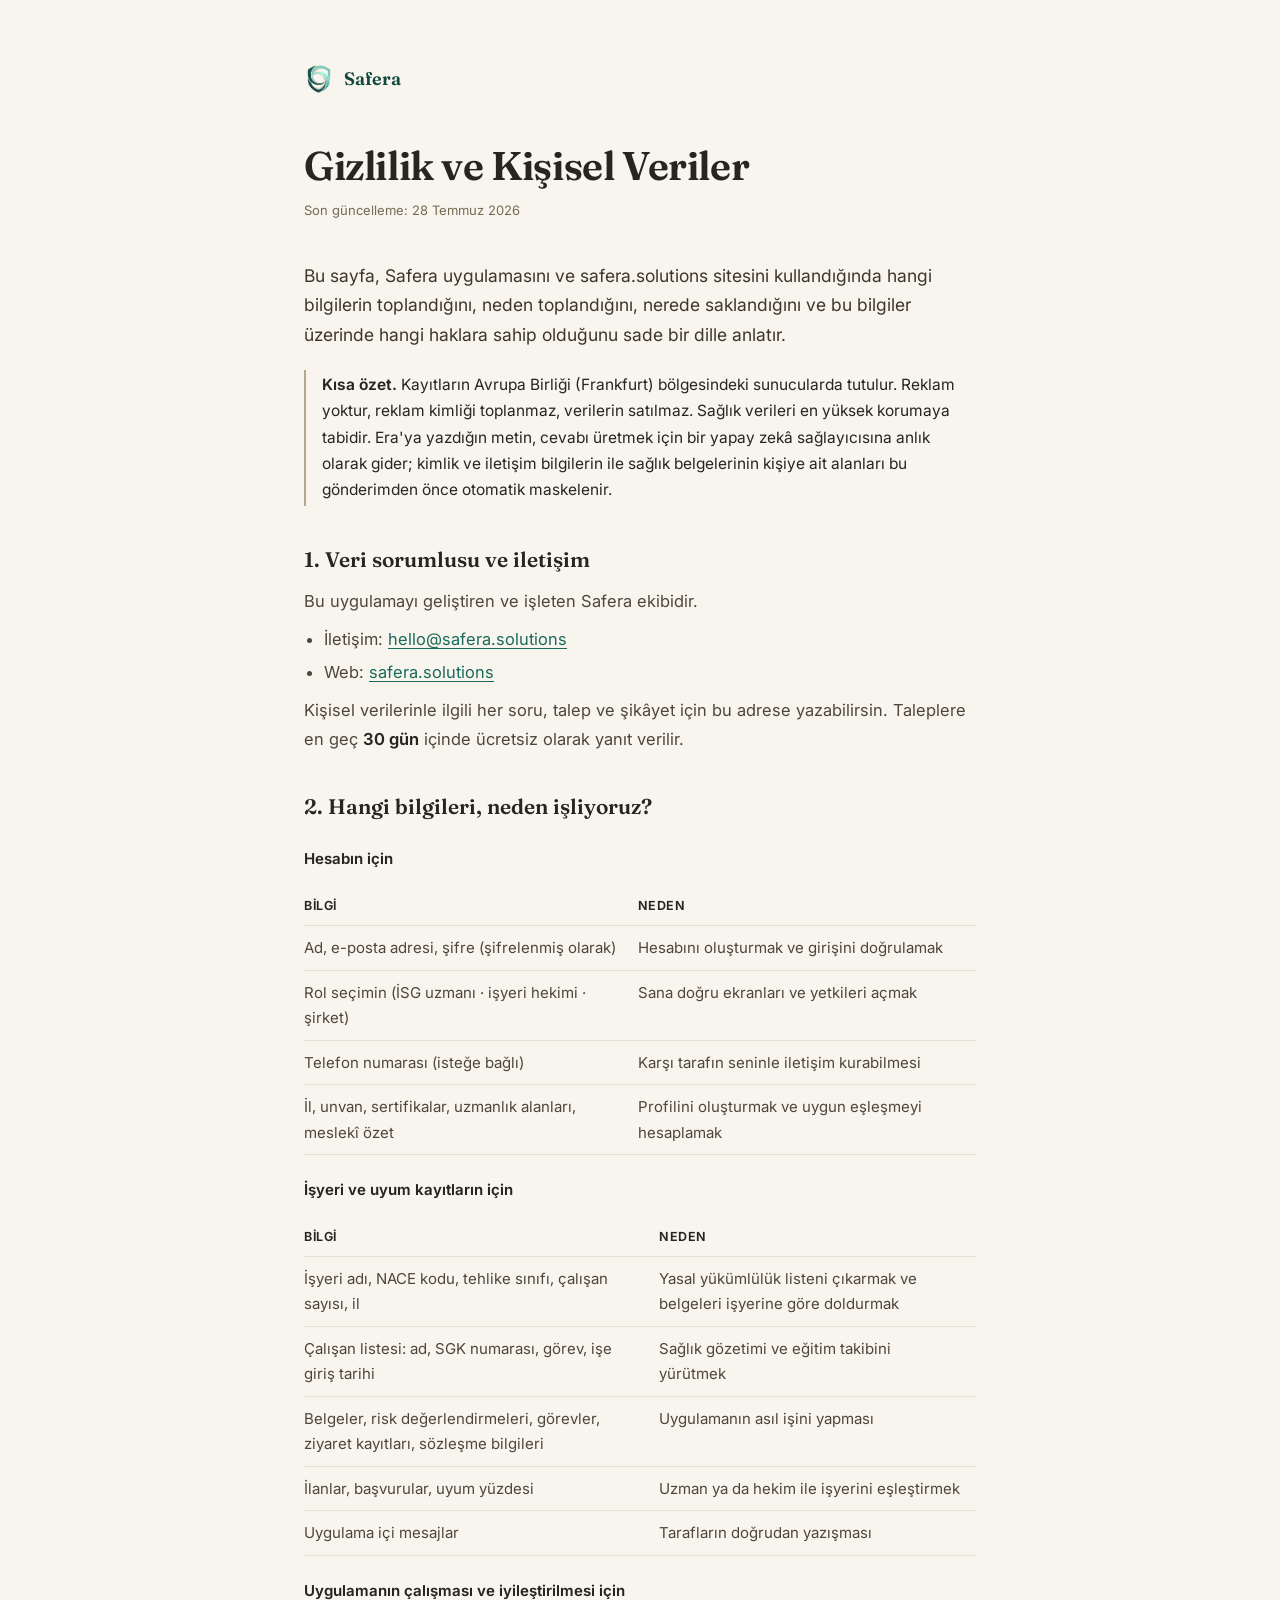
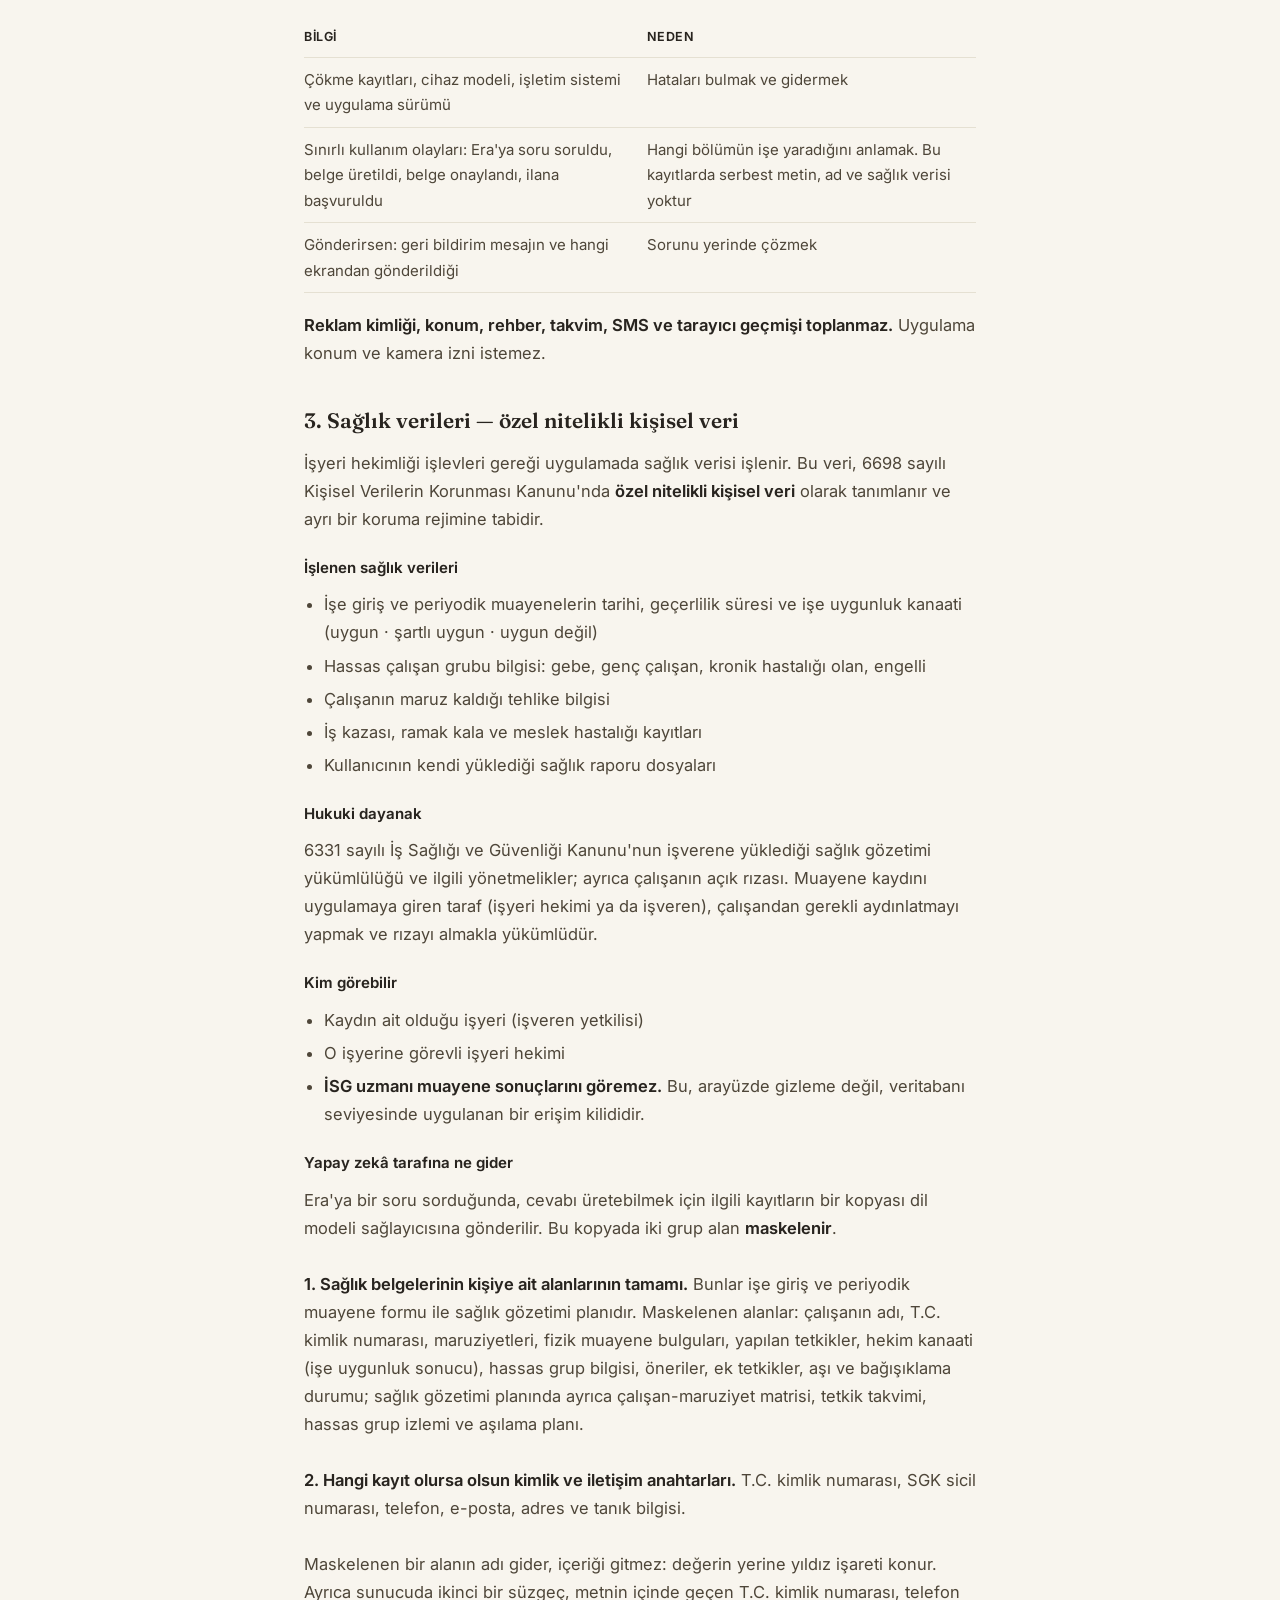
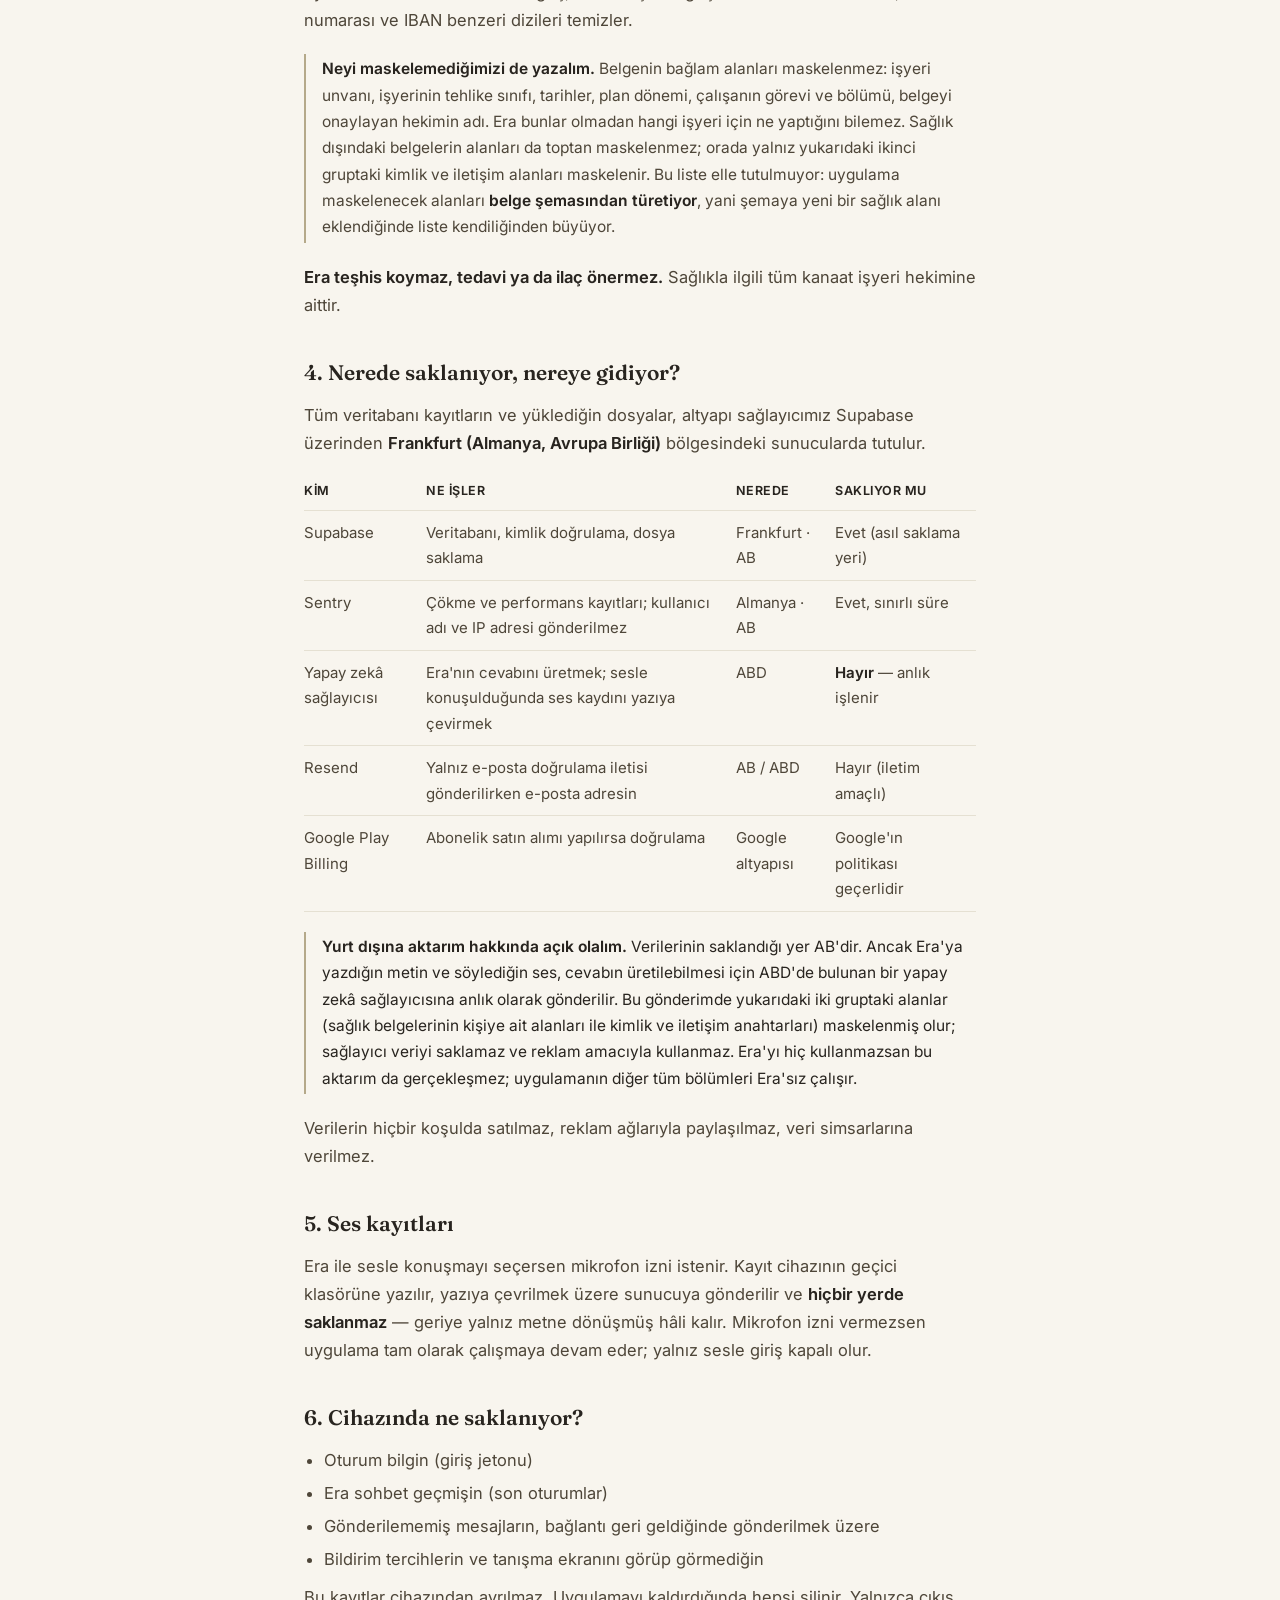
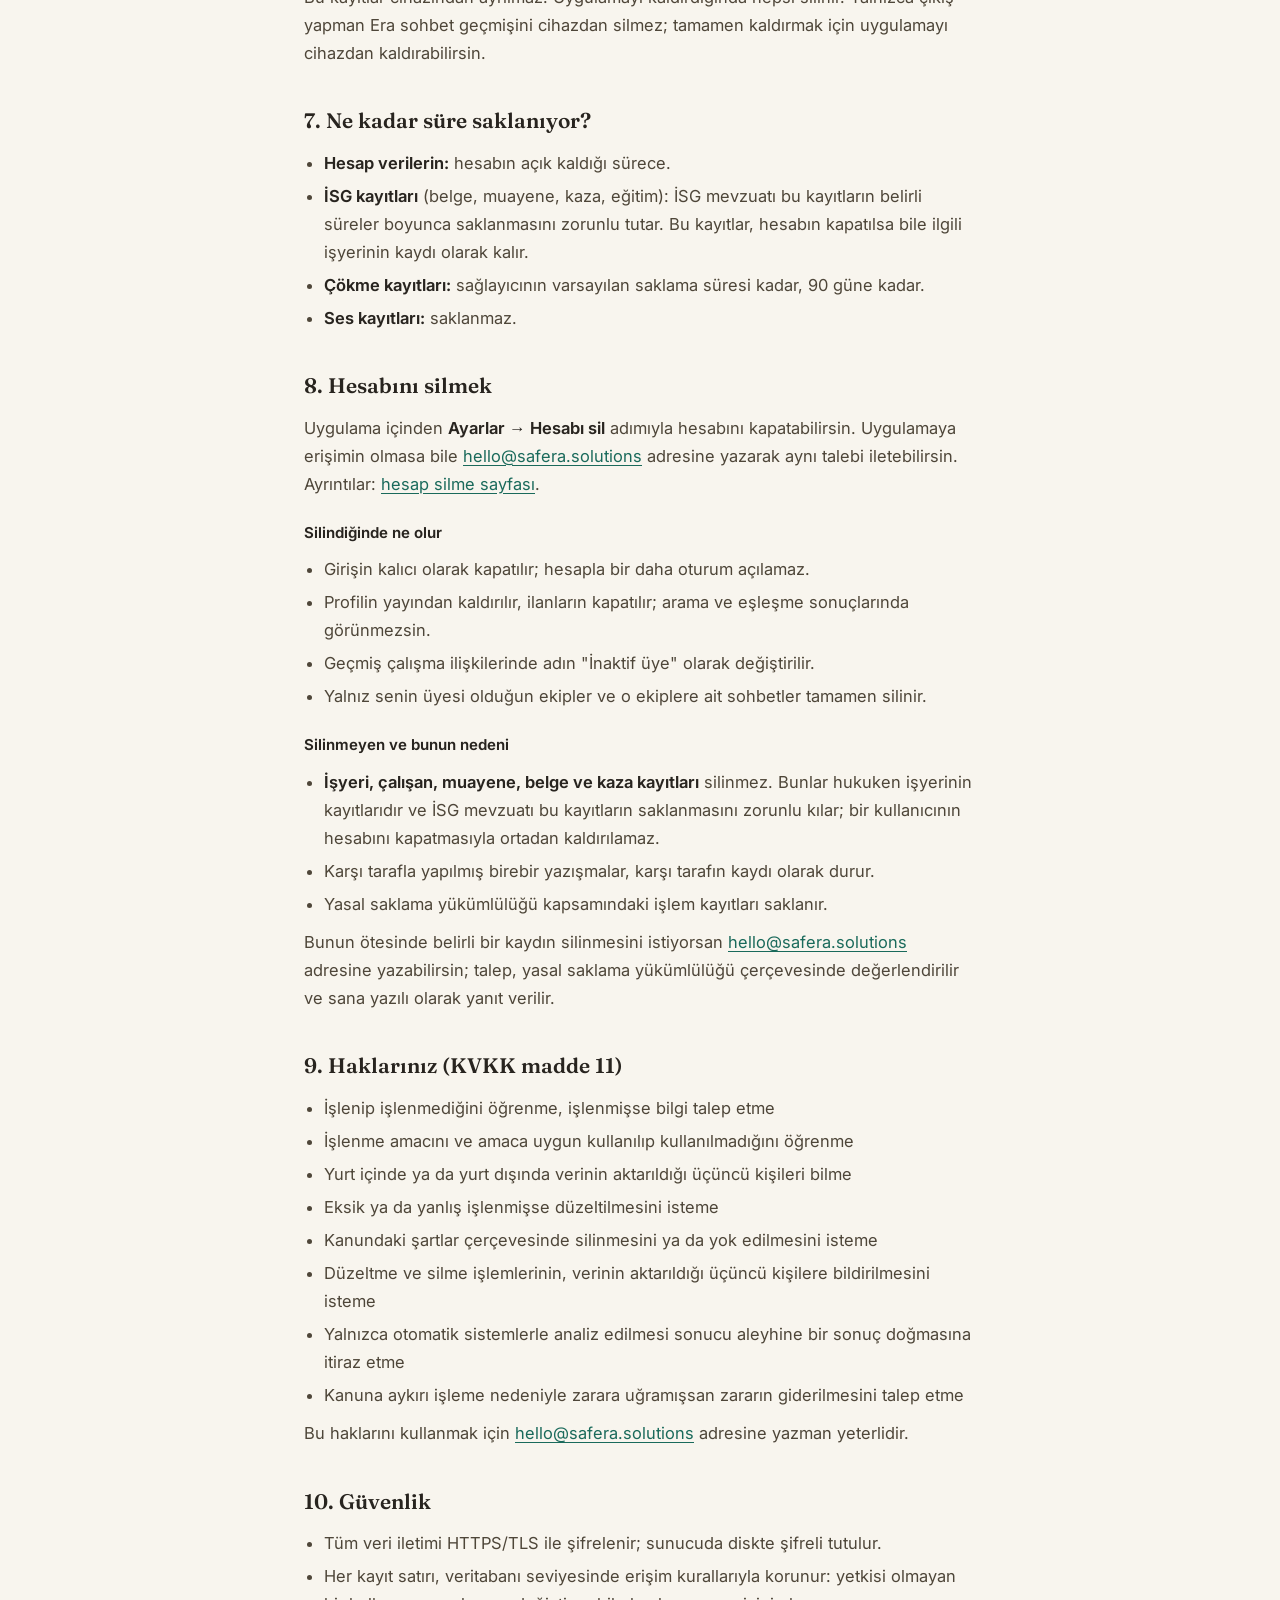
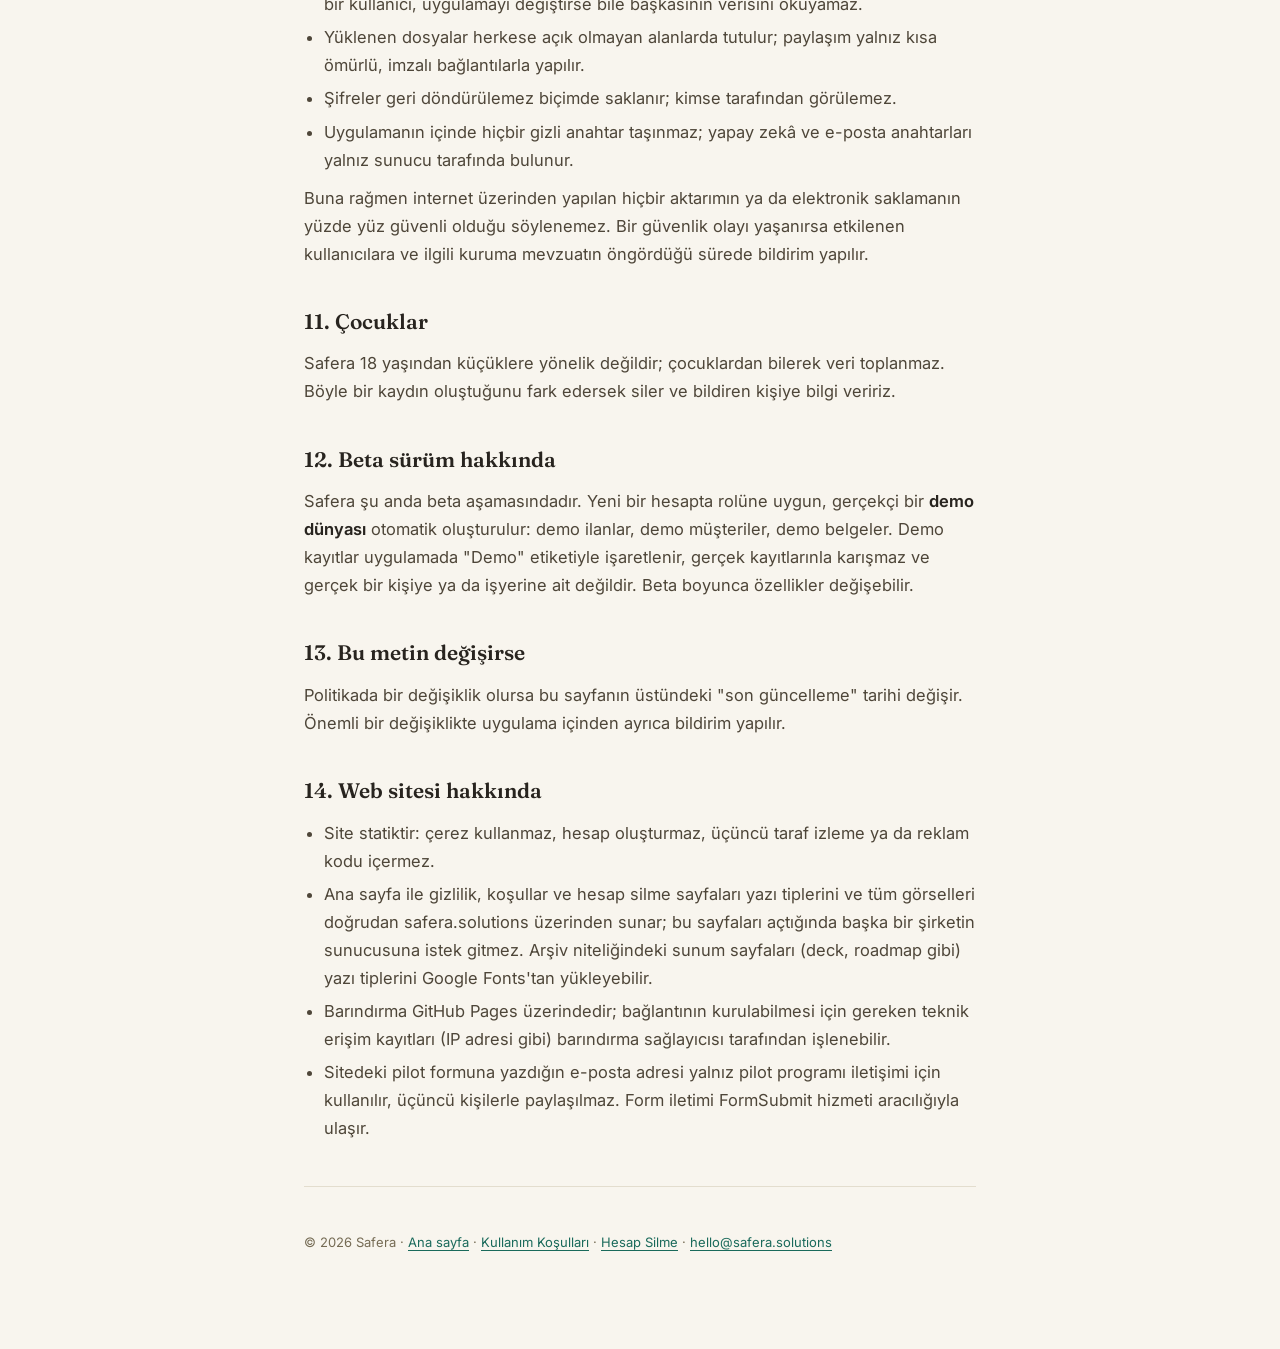
<file: gizlilik.html>
<!doctype html>
<html lang="tr">
<head>
<meta charset="utf-8">
<link rel="icon" type="image/png" href="img/icon.png">
<meta name="viewport" content="width=device-width, initial-scale=1">
<title>Gizlilik ve Kişisel Veriler · Safera</title>
<meta name="description" content="Safera uygulaması ve web sitesinin gizlilik politikası: hangi veriler işlenir, nerede saklanır, sağlık verisi nasıl korunur, haklarınız ve hesap silme.">
<link rel="canonical" href="https://safera.solutions/gizlilik.html">
<meta name="theme-color" content="#F8F5EE">
<style>
@font-face{font-family:'Fraunces';font-style:normal;font-weight:560 620;font-display:swap;src:url(fonts/fraunces-n-560-latin-ext.woff2) format('woff2');unicode-range:U+0100-02BA,U+02BD-02C5,U+02C7-02CC,U+02CE-02D7,U+02DD-02FF,U+0304,U+0308,U+0329,U+1D00-1DBF,U+1E00-1E9F,U+1EF2-1EFF,U+2020,U+20A0-20AB,U+20AD-20C0,U+2113,U+2C60-2C7F,U+A720-A7FF;}
@font-face{font-family:'Fraunces';font-style:normal;font-weight:560 620;font-display:swap;src:url(fonts/fraunces-n-560-latin.woff2) format('woff2');unicode-range:U+0000-00FF,U+0131,U+0152-0153,U+02BB-02BC,U+02C6,U+02DA,U+02DC,U+0304,U+0308,U+0329,U+2000-206F,U+20AC,U+2122,U+2191,U+2193,U+2212,U+2215,U+FEFF,U+FFFD;}
@font-face{font-family:'Inter';font-style:normal;font-weight:400 640;font-display:swap;src:url(fonts/inter-n-400-latin-ext.woff2) format('woff2');unicode-range:U+0100-02BA,U+02BD-02C5,U+02C7-02CC,U+02CE-02D7,U+02DD-02FF,U+0304,U+0308,U+0329,U+1D00-1DBF,U+1E00-1E9F,U+1EF2-1EFF,U+2020,U+20A0-20AB,U+20AD-20C0,U+2113,U+2C60-2C7F,U+A720-A7FF;}
@font-face{font-family:'Inter';font-style:normal;font-weight:400 640;font-display:swap;src:url(fonts/inter-n-400-latin.woff2) format('woff2');unicode-range:U+0000-00FF,U+0131,U+0152-0153,U+02BB-02BC,U+02C6,U+02DA,U+02DC,U+0304,U+0308,U+0329,U+2000-206F,U+20AC,U+2122,U+2191,U+2193,U+2212,U+2215,U+FEFF,U+FFFD;}
*,*::before,*::after{box-sizing:border-box;margin:0;padding:0;}
body{font-family:'Inter',-apple-system,sans-serif;background:#F8F5EE;color:#28241F;font-size:16.5px;line-height:1.7;}
.wrap{max-width:720px;margin:0 auto;padding:64px 24px 96px;}
.brand{display:flex;align-items:center;gap:10px;text-decoration:none;margin-bottom:48px;}
.brand img{height:30px;border-radius:7px;}
.brand span{font-family:'Fraunces',Georgia,serif;font-size:18px;font-weight:620;color:#11473D;}
h1{font-family:'Fraunces',Georgia,serif;font-size:clamp(28px,5vw,40px);font-weight:620;line-height:1.15;letter-spacing:-.01em;margin-bottom:10px;}
.updated{font-size:13px;color:#756B54;margin-bottom:40px;}
h2{font-family:'Fraunces',Georgia,serif;font-size:21px;font-weight:600;margin:36px 0 10px;}
h3{font-family:'Inter',sans-serif;font-size:15px;font-weight:640;margin:22px 0 4px;color:#28241F;}
p,li{color:#4E4639;}
p{margin:10px 0;}
ul{margin:10px 0 10px 20px;}
li{margin:5px 0;}
a{color:#1A6A5B;text-underline-offset:3px;}
strong{color:#28241F;font-weight:640;}
.hairline{border:0;border-top:1px solid rgba(181,169,138,.32);margin:44px 0;}
.lede{font-size:17.5px;color:#3D3629;}
.note{border-left:2px solid #B5A98A;padding:2px 0 2px 16px;margin:20px 0;font-size:15.5px;}
.tblwrap{overflow-x:auto;margin:14px 0 18px;}
table{width:100%;border-collapse:collapse;font-size:15px;}
th,td{text-align:left;padding:9px 14px 9px 0;border-bottom:1px solid rgba(181,169,138,.28);vertical-align:top;}
th{font-weight:640;color:#28241F;font-size:12.5px;letter-spacing:.04em;text-transform:uppercase;}
td{color:#4E4639;}
footer{font-size:13px;color:#756B54;}
</style>
</head>
<body>
<div class="wrap">
  <a class="brand" href="./"><img src="img/icon.png" alt=""><span>Safera</span></a>
  <h1>Gizlilik ve Kişisel Veriler</h1>
  <p class="updated">Son güncelleme: 28 Temmuz 2026</p>

  <p class="lede">Bu sayfa, Safera uygulamasını ve safera.solutions sitesini kullandığında hangi bilgilerin toplandığını, neden toplandığını, nerede saklandığını ve bu bilgiler üzerinde hangi haklara sahip olduğunu sade bir dille anlatır.</p>

  <div class="note">
    <strong>Kısa özet.</strong> Kayıtların Avrupa Birliği (Frankfurt) bölgesindeki sunucularda tutulur. Reklam yoktur, reklam kimliği toplanmaz, verilerin satılmaz. Sağlık verileri en yüksek korumaya tabidir. Era'ya yazdığın metin, cevabı üretmek için bir yapay zekâ sağlayıcısına anlık olarak gider; kimlik ve iletişim bilgilerin ile sağlık belgelerinin kişiye ait alanları bu gönderimden önce otomatik maskelenir.
  </div>

  <h2>1. Veri sorumlusu ve iletişim</h2>
  <p>Bu uygulamayı geliştiren ve işleten Safera ekibidir.</p>
  <ul>
    <li>İletişim: <a href="mailto:hello@safera.solutions">hello@safera.solutions</a></li>
    <li>Web: <a href="https://safera.solutions">safera.solutions</a></li>
  </ul>
  <p>Kişisel verilerinle ilgili her soru, talep ve şikâyet için bu adrese yazabilirsin. Taleplere en geç <strong>30 gün</strong> içinde ücretsiz olarak yanıt verilir.</p>

  <h2>2. Hangi bilgileri, neden işliyoruz?</h2>

  <h3>Hesabın için</h3>
  <div class="tblwrap"><table>
    <tr><th>Bilgi</th><th>Neden</th></tr>
    <tr><td>Ad, e-posta adresi, şifre (şifrelenmiş olarak)</td><td>Hesabını oluşturmak ve girişini doğrulamak</td></tr>
    <tr><td>Rol seçimin (İSG uzmanı · işyeri hekimi · şirket)</td><td>Sana doğru ekranları ve yetkileri açmak</td></tr>
    <tr><td>Telefon numarası (isteğe bağlı)</td><td>Karşı tarafın seninle iletişim kurabilmesi</td></tr>
    <tr><td>İl, unvan, sertifikalar, uzmanlık alanları, meslekî özet</td><td>Profilini oluşturmak ve uygun eşleşmeyi hesaplamak</td></tr>
  </table></div>

  <h3>İşyeri ve uyum kayıtların için</h3>
  <div class="tblwrap"><table>
    <tr><th>Bilgi</th><th>Neden</th></tr>
    <tr><td>İşyeri adı, NACE kodu, tehlike sınıfı, çalışan sayısı, il</td><td>Yasal yükümlülük listeni çıkarmak ve belgeleri işyerine göre doldurmak</td></tr>
    <tr><td>Çalışan listesi: ad, SGK numarası, görev, işe giriş tarihi</td><td>Sağlık gözetimi ve eğitim takibini yürütmek</td></tr>
    <tr><td>Belgeler, risk değerlendirmeleri, görevler, ziyaret kayıtları, sözleşme bilgileri</td><td>Uygulamanın asıl işini yapması</td></tr>
    <tr><td>İlanlar, başvurular, uyum yüzdesi</td><td>Uzman ya da hekim ile işyerini eşleştirmek</td></tr>
    <tr><td>Uygulama içi mesajlar</td><td>Tarafların doğrudan yazışması</td></tr>
  </table></div>

  <h3>Uygulamanın çalışması ve iyileştirilmesi için</h3>
  <div class="tblwrap"><table>
    <tr><th>Bilgi</th><th>Neden</th></tr>
    <tr><td>Çökme kayıtları, cihaz modeli, işletim sistemi ve uygulama sürümü</td><td>Hataları bulmak ve gidermek</td></tr>
    <tr><td>Sınırlı kullanım olayları: Era'ya soru soruldu, belge üretildi, belge onaylandı, ilana başvuruldu</td><td>Hangi bölümün işe yaradığını anlamak. Bu kayıtlarda serbest metin, ad ve sağlık verisi yoktur</td></tr>
    <tr><td>Gönderirsen: geri bildirim mesajın ve hangi ekrandan gönderildiği</td><td>Sorunu yerinde çözmek</td></tr>
  </table></div>

  <p><strong>Reklam kimliği, konum, rehber, takvim, SMS ve tarayıcı geçmişi toplanmaz.</strong> Uygulama konum ve kamera izni istemez.</p>

  <h2>3. Sağlık verileri — özel nitelikli kişisel veri</h2>
  <p>İşyeri hekimliği işlevleri gereği uygulamada sağlık verisi işlenir. Bu veri, 6698 sayılı Kişisel Verilerin Korunması Kanunu'nda <strong>özel nitelikli kişisel veri</strong> olarak tanımlanır ve ayrı bir koruma rejimine tabidir.</p>

  <h3>İşlenen sağlık verileri</h3>
  <ul>
    <li>İşe giriş ve periyodik muayenelerin tarihi, geçerlilik süresi ve işe uygunluk kanaati (uygun · şartlı uygun · uygun değil)</li>
    <li>Hassas çalışan grubu bilgisi: gebe, genç çalışan, kronik hastalığı olan, engelli</li>
    <li>Çalışanın maruz kaldığı tehlike bilgisi</li>
    <li>İş kazası, ramak kala ve meslek hastalığı kayıtları</li>
    <li>Kullanıcının kendi yüklediği sağlık raporu dosyaları</li>
  </ul>

  <h3>Hukuki dayanak</h3>
  <p>6331 sayılı İş Sağlığı ve Güvenliği Kanunu'nun işverene yüklediği sağlık gözetimi yükümlülüğü ve ilgili yönetmelikler; ayrıca çalışanın açık rızası. Muayene kaydını uygulamaya giren taraf (işyeri hekimi ya da işveren), çalışandan gerekli aydınlatmayı yapmak ve rızayı almakla yükümlüdür.</p>

  <h3>Kim görebilir</h3>
  <ul>
    <li>Kaydın ait olduğu işyeri (işveren yetkilisi)</li>
    <li>O işyerine görevli işyeri hekimi</li>
    <li><strong>İSG uzmanı muayene sonuçlarını göremez.</strong> Bu, arayüzde gizleme değil, veritabanı seviyesinde uygulanan bir erişim kilididir.</li>
  </ul>

  <h3>Yapay zekâ tarafına ne gider</h3>
  <p>Era'ya bir soru sorduğunda, cevabı üretebilmek için ilgili kayıtların bir kopyası dil modeli sağlayıcısına gönderilir. Bu kopyada iki grup alan <strong>maskelenir</strong>.<br><br><strong>1. Sağlık belgelerinin kişiye ait alanlarının tamamı.</strong> Bunlar işe giriş ve periyodik muayene formu ile sağlık gözetimi planıdır. Maskelenen alanlar: çalışanın adı, T.C. kimlik numarası, maruziyetleri, fizik muayene bulguları, yapılan tetkikler, hekim kanaati (işe uygunluk sonucu), hassas grup bilgisi, öneriler, ek tetkikler, aşı ve bağışıklama durumu; sağlık gözetimi planında ayrıca çalışan-maruziyet matrisi, tetkik takvimi, hassas grup izlemi ve aşılama planı.<br><br><strong>2. Hangi kayıt olursa olsun kimlik ve iletişim anahtarları.</strong> T.C. kimlik numarası, SGK sicil numarası, telefon, e-posta, adres ve tanık bilgisi.<br><br>Maskelenen bir alanın adı gider, içeriği gitmez: değerin yerine yıldız işareti konur. Ayrıca sunucuda ikinci bir süzgeç, metnin içinde geçen T.C. kimlik numarası, telefon numarası ve IBAN benzeri dizileri temizler.</p>
  <p class="note"><strong>Neyi maskelemediğimizi de yazalım.</strong> Belgenin bağlam alanları maskelenmez: işyeri unvanı, işyerinin tehlike sınıfı, tarihler, plan dönemi, çalışanın görevi ve bölümü, belgeyi onaylayan hekimin adı. Era bunlar olmadan hangi işyeri için ne yaptığını bilemez. Sağlık dışındaki belgelerin alanları da toptan maskelenmez; orada yalnız yukarıdaki ikinci gruptaki kimlik ve iletişim alanları maskelenir. Bu liste elle tutulmuyor: uygulama maskelenecek alanları <strong>belge şemasından türetiyor</strong>, yani şemaya yeni bir sağlık alanı eklendiğinde liste kendiliğinden büyüyor.</p>
  <p><strong>Era teşhis koymaz, tedavi ya da ilaç önermez.</strong> Sağlıkla ilgili tüm kanaat işyeri hekimine aittir.</p>

  <h2>4. Nerede saklanıyor, nereye gidiyor?</h2>
  <p>Tüm veritabanı kayıtların ve yüklediğin dosyalar, altyapı sağlayıcımız Supabase üzerinden <strong>Frankfurt (Almanya, Avrupa Birliği)</strong> bölgesindeki sunucularda tutulur.</p>

  <div class="tblwrap"><table>
    <tr><th>Kim</th><th>Ne işler</th><th>Nerede</th><th>Saklıyor mu</th></tr>
    <tr><td>Supabase</td><td>Veritabanı, kimlik doğrulama, dosya saklama</td><td>Frankfurt · AB</td><td>Evet (asıl saklama yeri)</td></tr>
    <tr><td>Sentry</td><td>Çökme ve performans kayıtları; kullanıcı adı ve IP adresi gönderilmez</td><td>Almanya · AB</td><td>Evet, sınırlı süre</td></tr>
    <tr><td>Yapay zekâ sağlayıcısı</td><td>Era'nın cevabını üretmek; sesle konuşulduğunda ses kaydını yazıya çevirmek</td><td>ABD</td><td><strong>Hayır</strong> — anlık işlenir</td></tr>
    <tr><td>Resend</td><td>Yalnız e-posta doğrulama iletisi gönderilirken e-posta adresin</td><td>AB / ABD</td><td>Hayır (iletim amaçlı)</td></tr>
    <tr><td>Google Play Billing</td><td>Abonelik satın alımı yapılırsa doğrulama</td><td>Google altyapısı</td><td>Google'ın politikası geçerlidir</td></tr>
  </table></div>

  <div class="note">
    <strong>Yurt dışına aktarım hakkında açık olalım.</strong> Verilerinin saklandığı yer AB'dir. Ancak Era'ya yazdığın metin ve söylediğin ses, cevabın üretilebilmesi için ABD'de bulunan bir yapay zekâ sağlayıcısına anlık olarak gönderilir. Bu gönderimde yukarıdaki iki gruptaki alanlar (sağlık belgelerinin kişiye ait alanları ile kimlik ve iletişim anahtarları) maskelenmiş olur; sağlayıcı veriyi saklamaz ve reklam amacıyla kullanmaz. Era'yı hiç kullanmazsan bu aktarım da gerçekleşmez; uygulamanın diğer tüm bölümleri Era'sız çalışır.
  </div>

  <p>Verilerin hiçbir koşulda satılmaz, reklam ağlarıyla paylaşılmaz, veri simsarlarına verilmez.</p>

  <h2>5. Ses kayıtları</h2>
  <p>Era ile sesle konuşmayı seçersen mikrofon izni istenir. Kayıt cihazının geçici klasörüne yazılır, yazıya çevrilmek üzere sunucuya gönderilir ve <strong>hiçbir yerde saklanmaz</strong> — geriye yalnız metne dönüşmüş hâli kalır. Mikrofon izni vermezsen uygulama tam olarak çalışmaya devam eder; yalnız sesle giriş kapalı olur.</p>

  <h2>6. Cihazında ne saklanıyor?</h2>
  <ul>
    <li>Oturum bilgin (giriş jetonu)</li>
    <li>Era sohbet geçmişin (son oturumlar)</li>
    <li>Gönderilememiş mesajların, bağlantı geri geldiğinde gönderilmek üzere</li>
    <li>Bildirim tercihlerin ve tanışma ekranını görüp görmediğin</li>
  </ul>
  <p>Bu kayıtlar cihazından ayrılmaz. Uygulamayı kaldırdığında hepsi silinir. Yalnızca çıkış yapman Era sohbet geçmişini cihazdan silmez; tamamen kaldırmak için uygulamayı cihazdan kaldırabilirsin.</p>

  <h2>7. Ne kadar süre saklanıyor?</h2>
  <ul>
    <li><strong>Hesap verilerin:</strong> hesabın açık kaldığı sürece.</li>
    <li><strong>İSG kayıtları</strong> (belge, muayene, kaza, eğitim): İSG mevzuatı bu kayıtların belirli süreler boyunca saklanmasını zorunlu tutar. Bu kayıtlar, hesabın kapatılsa bile ilgili işyerinin kaydı olarak kalır.</li>
    <li><strong>Çökme kayıtları:</strong> sağlayıcının varsayılan saklama süresi kadar, 90 güne kadar.</li>
    <li><strong>Ses kayıtları:</strong> saklanmaz.</li>
  </ul>

  <h2>8. Hesabını silmek</h2>
  <p>Uygulama içinden <strong>Ayarlar → Hesabı sil</strong> adımıyla hesabını kapatabilirsin. Uygulamaya erişimin olmasa bile <a href="mailto:hello@safera.solutions">hello@safera.solutions</a> adresine yazarak aynı talebi iletebilirsin. Ayrıntılar: <a href="hesap-silme.html">hesap silme sayfası</a>.</p>

  <h3>Silindiğinde ne olur</h3>
  <ul>
    <li>Girişin kalıcı olarak kapatılır; hesapla bir daha oturum açılamaz.</li>
    <li>Profilin yayından kaldırılır, ilanların kapatılır; arama ve eşleşme sonuçlarında görünmezsin.</li>
    <li>Geçmiş çalışma ilişkilerinde adın "İnaktif üye" olarak değiştirilir.</li>
    <li>Yalnız senin üyesi olduğun ekipler ve o ekiplere ait sohbetler tamamen silinir.</li>
  </ul>

  <h3>Silinmeyen ve bunun nedeni</h3>
  <ul>
    <li><strong>İşyeri, çalışan, muayene, belge ve kaza kayıtları</strong> silinmez. Bunlar hukuken işyerinin kayıtlarıdır ve İSG mevzuatı bu kayıtların saklanmasını zorunlu kılar; bir kullanıcının hesabını kapatmasıyla ortadan kaldırılamaz.</li>
    <li>Karşı tarafla yapılmış birebir yazışmalar, karşı tarafın kaydı olarak durur.</li>
    <li>Yasal saklama yükümlülüğü kapsamındaki işlem kayıtları saklanır.</li>
  </ul>
  <p>Bunun ötesinde belirli bir kaydın silinmesini istiyorsan <a href="mailto:hello@safera.solutions">hello@safera.solutions</a> adresine yazabilirsin; talep, yasal saklama yükümlülüğü çerçevesinde değerlendirilir ve sana yazılı olarak yanıt verilir.</p>

  <h2>9. Haklarınız (KVKK madde 11)</h2>
  <ul>
    <li>İşlenip işlenmediğini öğrenme, işlenmişse bilgi talep etme</li>
    <li>İşlenme amacını ve amaca uygun kullanılıp kullanılmadığını öğrenme</li>
    <li>Yurt içinde ya da yurt dışında verinin aktarıldığı üçüncü kişileri bilme</li>
    <li>Eksik ya da yanlış işlenmişse düzeltilmesini isteme</li>
    <li>Kanundaki şartlar çerçevesinde silinmesini ya da yok edilmesini isteme</li>
    <li>Düzeltme ve silme işlemlerinin, verinin aktarıldığı üçüncü kişilere bildirilmesini isteme</li>
    <li>Yalnızca otomatik sistemlerle analiz edilmesi sonucu aleyhine bir sonuç doğmasına itiraz etme</li>
    <li>Kanuna aykırı işleme nedeniyle zarara uğramışsan zararın giderilmesini talep etme</li>
  </ul>
  <p>Bu haklarını kullanmak için <a href="mailto:hello@safera.solutions">hello@safera.solutions</a> adresine yazman yeterlidir.</p>

  <h2>10. Güvenlik</h2>
  <ul>
    <li>Tüm veri iletimi HTTPS/TLS ile şifrelenir; sunucuda diskte şifreli tutulur.</li>
    <li>Her kayıt satırı, veritabanı seviyesinde erişim kurallarıyla korunur: yetkisi olmayan bir kullanıcı, uygulamayı değiştirse bile başkasının verisini okuyamaz.</li>
    <li>Yüklenen dosyalar herkese açık olmayan alanlarda tutulur; paylaşım yalnız kısa ömürlü, imzalı bağlantılarla yapılır.</li>
    <li>Şifreler geri döndürülemez biçimde saklanır; kimse tarafından görülemez.</li>
    <li>Uygulamanın içinde hiçbir gizli anahtar taşınmaz; yapay zekâ ve e-posta anahtarları yalnız sunucu tarafında bulunur.</li>
  </ul>
  <p>Buna rağmen internet üzerinden yapılan hiçbir aktarımın ya da elektronik saklamanın yüzde yüz güvenli olduğu söylenemez. Bir güvenlik olayı yaşanırsa etkilenen kullanıcılara ve ilgili kuruma mevzuatın öngördüğü sürede bildirim yapılır.</p>

  <h2>11. Çocuklar</h2>
  <p>Safera 18 yaşından küçüklere yönelik değildir; çocuklardan bilerek veri toplanmaz. Böyle bir kaydın oluştuğunu fark edersek siler ve bildiren kişiye bilgi veririz.</p>

  <h2>12. Beta sürüm hakkında</h2>
  <p>Safera şu anda beta aşamasındadır. Yeni bir hesapta rolüne uygun, gerçekçi bir <strong>demo dünyası</strong> otomatik oluşturulur: demo ilanlar, demo müşteriler, demo belgeler. Demo kayıtlar uygulamada "Demo" etiketiyle işaretlenir, gerçek kayıtlarınla karışmaz ve gerçek bir kişiye ya da işyerine ait değildir. Beta boyunca özellikler değişebilir.</p>

  <h2>13. Bu metin değişirse</h2>
  <p>Politikada bir değişiklik olursa bu sayfanın üstündeki "son güncelleme" tarihi değişir. Önemli bir değişiklikte uygulama içinden ayrıca bildirim yapılır.</p>

  <h2>14. Web sitesi hakkında</h2>
  <ul>
    <li>Site statiktir: çerez kullanmaz, hesap oluşturmaz, üçüncü taraf izleme ya da reklam kodu içermez.</li>
    <li>Ana sayfa ile gizlilik, koşullar ve hesap silme sayfaları yazı tiplerini ve tüm görselleri doğrudan safera.solutions üzerinden sunar; bu sayfaları açtığında başka bir şirketin sunucusuna istek gitmez. Arşiv niteliğindeki sunum sayfaları (deck, roadmap gibi) yazı tiplerini Google Fonts'tan yükleyebilir.</li>
    <li>Barındırma GitHub Pages üzerindedir; bağlantının kurulabilmesi için gereken teknik erişim kayıtları (IP adresi gibi) barındırma sağlayıcısı tarafından işlenebilir.</li>
    <li>Sitedeki pilot formuna yazdığın e-posta adresi yalnız pilot programı iletişimi için kullanılır, üçüncü kişilerle paylaşılmaz. Form iletimi FormSubmit hizmeti aracılığıyla ulaşır.</li>
  </ul>

  <hr class="hairline">
  <footer>© 2026 Safera · <a href="./">Ana sayfa</a> · <a href="kosullar.html">Kullanım Koşulları</a> · <a href="hesap-silme.html">Hesap Silme</a> · <a href="mailto:hello@safera.solutions">hello@safera.solutions</a></footer>
</div>
</body>
</html>
</file>
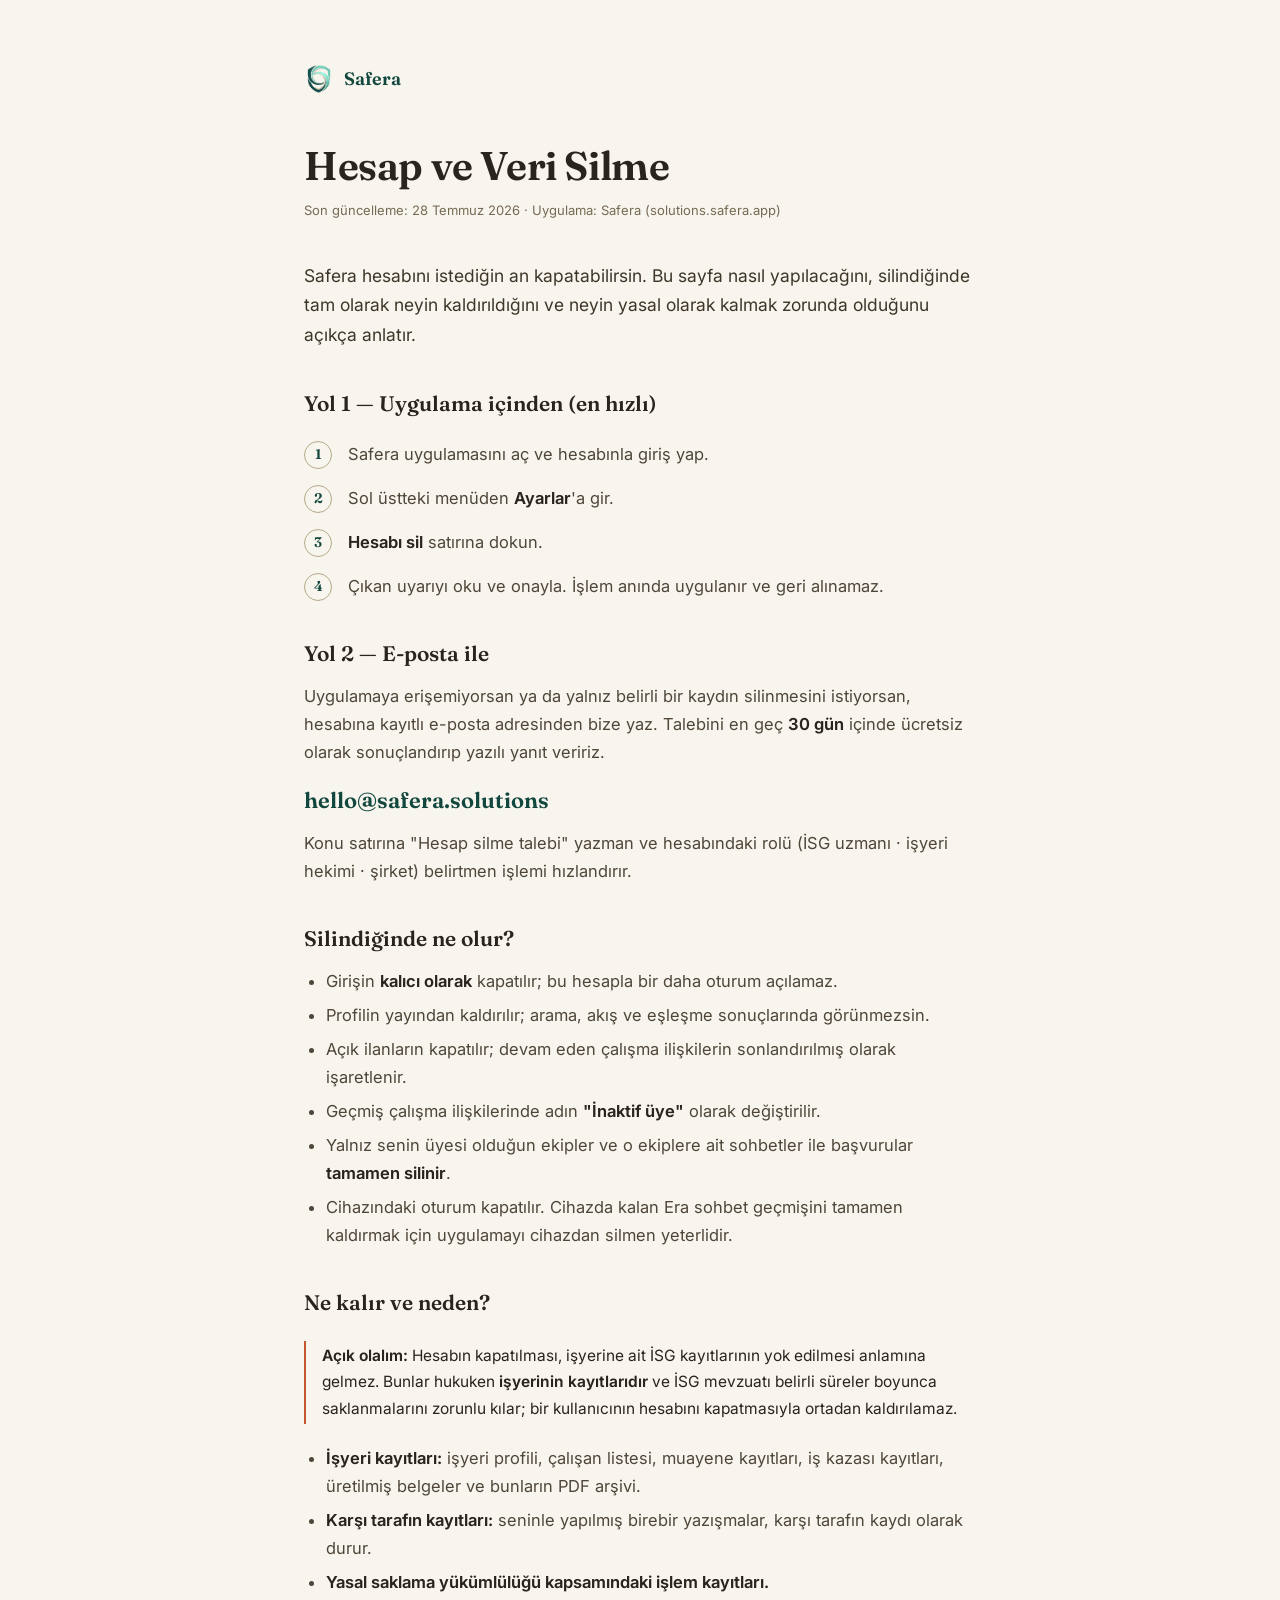
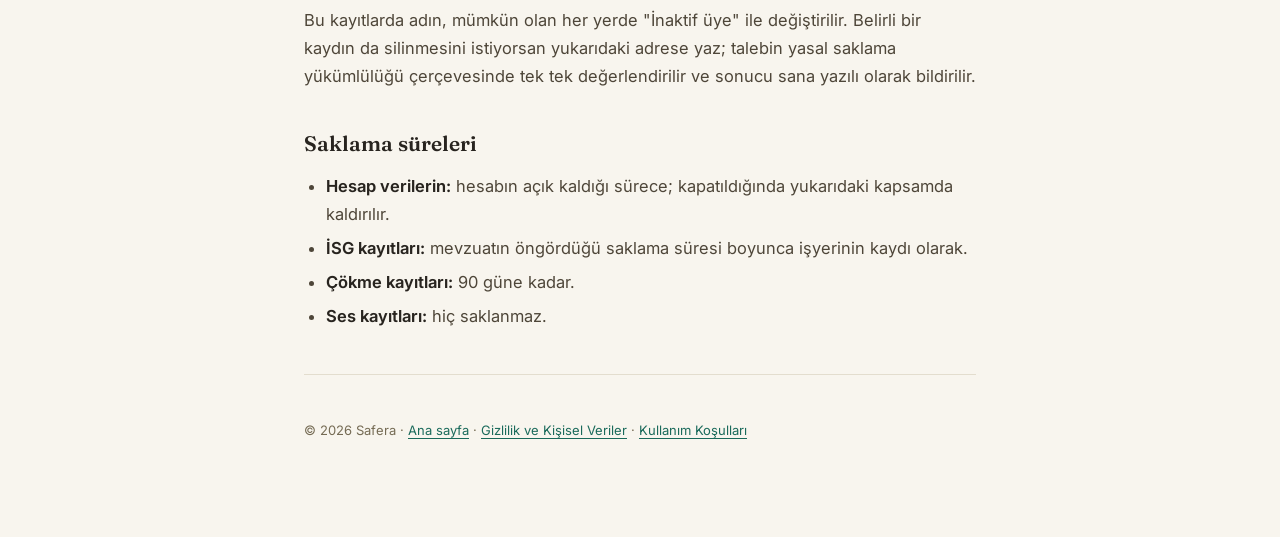
<file: hesap-silme.html>
<!doctype html>
<html lang="tr">
<head>
<meta charset="utf-8">
<link rel="icon" type="image/png" href="img/icon.png">
<meta name="viewport" content="width=device-width, initial-scale=1">
<title>Hesap ve Veri Silme · Safera</title>
<meta name="description" content="Safera hesabını nasıl silersin, silindiğinde hangi veriler kaldırılır, hangileri yasal saklama yükümlülüğü nedeniyle kalır ve talebini nasıl iletirsin.">
<link rel="canonical" href="https://safera.solutions/hesap-silme.html">
<meta name="theme-color" content="#F8F5EE">
<style>
@font-face{font-family:'Fraunces';font-style:normal;font-weight:560 620;font-display:swap;src:url(fonts/fraunces-n-560-latin-ext.woff2) format('woff2');unicode-range:U+0100-02BA,U+02BD-02C5,U+02C7-02CC,U+02CE-02D7,U+02DD-02FF,U+0304,U+0308,U+0329,U+1D00-1DBF,U+1E00-1E9F,U+1EF2-1EFF,U+2020,U+20A0-20AB,U+20AD-20C0,U+2113,U+2C60-2C7F,U+A720-A7FF;}
@font-face{font-family:'Fraunces';font-style:normal;font-weight:560 620;font-display:swap;src:url(fonts/fraunces-n-560-latin.woff2) format('woff2');unicode-range:U+0000-00FF,U+0131,U+0152-0153,U+02BB-02BC,U+02C6,U+02DA,U+02DC,U+0304,U+0308,U+0329,U+2000-206F,U+20AC,U+2122,U+2191,U+2193,U+2212,U+2215,U+FEFF,U+FFFD;}
@font-face{font-family:'Inter';font-style:normal;font-weight:400 640;font-display:swap;src:url(fonts/inter-n-400-latin-ext.woff2) format('woff2');unicode-range:U+0100-02BA,U+02BD-02C5,U+02C7-02CC,U+02CE-02D7,U+02DD-02FF,U+0304,U+0308,U+0329,U+1D00-1DBF,U+1E00-1E9F,U+1EF2-1EFF,U+2020,U+20A0-20AB,U+20AD-20C0,U+2113,U+2C60-2C7F,U+A720-A7FF;}
@font-face{font-family:'Inter';font-style:normal;font-weight:400 640;font-display:swap;src:url(fonts/inter-n-400-latin.woff2) format('woff2');unicode-range:U+0000-00FF,U+0131,U+0152-0153,U+02BB-02BC,U+02C6,U+02DA,U+02DC,U+0304,U+0308,U+0329,U+2000-206F,U+20AC,U+2122,U+2191,U+2193,U+2212,U+2215,U+FEFF,U+FFFD;}
*,*::before,*::after{box-sizing:border-box;margin:0;padding:0;}
body{font-family:'Inter',-apple-system,sans-serif;background:#F8F5EE;color:#28241F;font-size:16.5px;line-height:1.7;}
.wrap{max-width:720px;margin:0 auto;padding:64px 24px 96px;}
.brand{display:flex;align-items:center;gap:10px;text-decoration:none;margin-bottom:48px;}
.brand img{height:30px;border-radius:7px;}
.brand span{font-family:'Fraunces',Georgia,serif;font-size:18px;font-weight:620;color:#11473D;}
h1{font-family:'Fraunces',Georgia,serif;font-size:clamp(28px,5vw,40px);font-weight:620;line-height:1.15;letter-spacing:-.01em;margin-bottom:10px;}
.updated{font-size:13px;color:#756B54;margin-bottom:40px;}
h2{font-family:'Fraunces',Georgia,serif;font-size:21px;font-weight:600;margin:36px 0 10px;}
p,li{color:#4E4639;}
p{margin:10px 0;}
ul,ol{margin:10px 0 10px 22px;}
li{margin:6px 0;}
a{color:#1A6A5B;text-underline-offset:3px;}
strong{color:#28241F;font-weight:640;}
.hairline{border:0;border-top:1px solid rgba(181,169,138,.32);margin:44px 0;}
.lede{font-size:17.5px;color:#3D3629;}
.steps{counter-reset:s;list-style:none;margin:18px 0 0;padding:0;}
.steps li{counter-increment:s;position:relative;padding-left:44px;margin:16px 0;}
.steps li::before{content:counter(s);position:absolute;left:0;top:1px;width:28px;height:28px;border-radius:50%;
  border:1px solid #B5A98A;color:#11473D;font-family:'Fraunces',Georgia,serif;font-size:14px;font-weight:620;
  display:flex;align-items:center;justify-content:center;}
.note{border-left:2px solid #C4562B;padding:2px 0 2px 16px;margin:20px 0;font-size:15.5px;}
.mailbox{display:inline-block;margin-top:6px;font-family:'Fraunces',Georgia,serif;font-size:22px;font-weight:620;color:#11473D;text-decoration:none;}
footer{font-size:13px;color:#756B54;}
</style>
</head>
<body>
<div class="wrap">
  <a class="brand" href="./"><img src="img/icon.png" alt=""><span>Safera</span></a>
  <h1>Hesap ve Veri Silme</h1>
  <p class="updated">Son güncelleme: 28 Temmuz 2026 · Uygulama: Safera (solutions.safera.app)</p>

  <p class="lede">Safera hesabını istediğin an kapatabilirsin. Bu sayfa nasıl yapılacağını, silindiğinde tam olarak neyin kaldırıldığını ve neyin yasal olarak kalmak zorunda olduğunu açıkça anlatır.</p>

  <h2>Yol 1 — Uygulama içinden (en hızlı)</h2>
  <ol class="steps">
    <li>Safera uygulamasını aç ve hesabınla giriş yap.</li>
    <li>Sol üstteki menüden <strong>Ayarlar</strong>'a gir.</li>
    <li><strong>Hesabı sil</strong> satırına dokun.</li>
    <li>Çıkan uyarıyı oku ve onayla. İşlem anında uygulanır ve geri alınamaz.</li>
  </ol>

  <h2>Yol 2 — E-posta ile</h2>
  <p>Uygulamaya erişemiyorsan ya da yalnız belirli bir kaydın silinmesini istiyorsan, hesabına kayıtlı e-posta adresinden bize yaz. Talebini en geç <strong>30 gün</strong> içinde ücretsiz olarak sonuçlandırıp yazılı yanıt veririz.</p>
  <a class="mailbox" href="mailto:hello@safera.solutions?subject=Hesap%20silme%20talebi">hello@safera.solutions</a>
  <p>Konu satırına "Hesap silme talebi" yazman ve hesabındaki rolü (İSG uzmanı · işyeri hekimi · şirket) belirtmen işlemi hızlandırır.</p>

  <h2>Silindiğinde ne olur?</h2>
  <ul>
    <li>Girişin <strong>kalıcı olarak</strong> kapatılır; bu hesapla bir daha oturum açılamaz.</li>
    <li>Profilin yayından kaldırılır; arama, akış ve eşleşme sonuçlarında görünmezsin.</li>
    <li>Açık ilanların kapatılır; devam eden çalışma ilişkilerin sonlandırılmış olarak işaretlenir.</li>
    <li>Geçmiş çalışma ilişkilerinde adın <strong>"İnaktif üye"</strong> olarak değiştirilir.</li>
    <li>Yalnız senin üyesi olduğun ekipler ve o ekiplere ait sohbetler ile başvurular <strong>tamamen silinir</strong>.</li>
    <li>Cihazındaki oturum kapatılır. Cihazda kalan Era sohbet geçmişini tamamen kaldırmak için uygulamayı cihazdan silmen yeterlidir.</li>
  </ul>

  <h2>Ne kalır ve neden?</h2>
  <div class="note">
    <strong>Açık olalım:</strong> Hesabın kapatılması, işyerine ait İSG kayıtlarının yok edilmesi anlamına gelmez. Bunlar hukuken <strong>işyerinin kayıtlarıdır</strong> ve İSG mevzuatı belirli süreler boyunca saklanmalarını zorunlu kılar; bir kullanıcının hesabını kapatmasıyla ortadan kaldırılamaz.
  </div>
  <ul>
    <li><strong>İşyeri kayıtları:</strong> işyeri profili, çalışan listesi, muayene kayıtları, iş kazası kayıtları, üretilmiş belgeler ve bunların PDF arşivi.</li>
    <li><strong>Karşı tarafın kayıtları:</strong> seninle yapılmış birebir yazışmalar, karşı tarafın kaydı olarak durur.</li>
    <li><strong>Yasal saklama yükümlülüğü kapsamındaki işlem kayıtları.</strong></li>
  </ul>
  <p>Bu kayıtlarda adın, mümkün olan her yerde "İnaktif üye" ile değiştirilir. Belirli bir kaydın da silinmesini istiyorsan yukarıdaki adrese yaz; talebin yasal saklama yükümlülüğü çerçevesinde tek tek değerlendirilir ve sonucu sana yazılı olarak bildirilir.</p>

  <h2>Saklama süreleri</h2>
  <ul>
    <li><strong>Hesap verilerin:</strong> hesabın açık kaldığı sürece; kapatıldığında yukarıdaki kapsamda kaldırılır.</li>
    <li><strong>İSG kayıtları:</strong> mevzuatın öngördüğü saklama süresi boyunca işyerinin kaydı olarak.</li>
    <li><strong>Çökme kayıtları:</strong> 90 güne kadar.</li>
    <li><strong>Ses kayıtları:</strong> hiç saklanmaz.</li>
  </ul>

  <hr class="hairline">
  <footer>© 2026 Safera · <a href="./">Ana sayfa</a> · <a href="gizlilik.html">Gizlilik ve Kişisel Veriler</a> · <a href="kosullar.html">Kullanım Koşulları</a></footer>
</div>
</body>
</html>
</file>
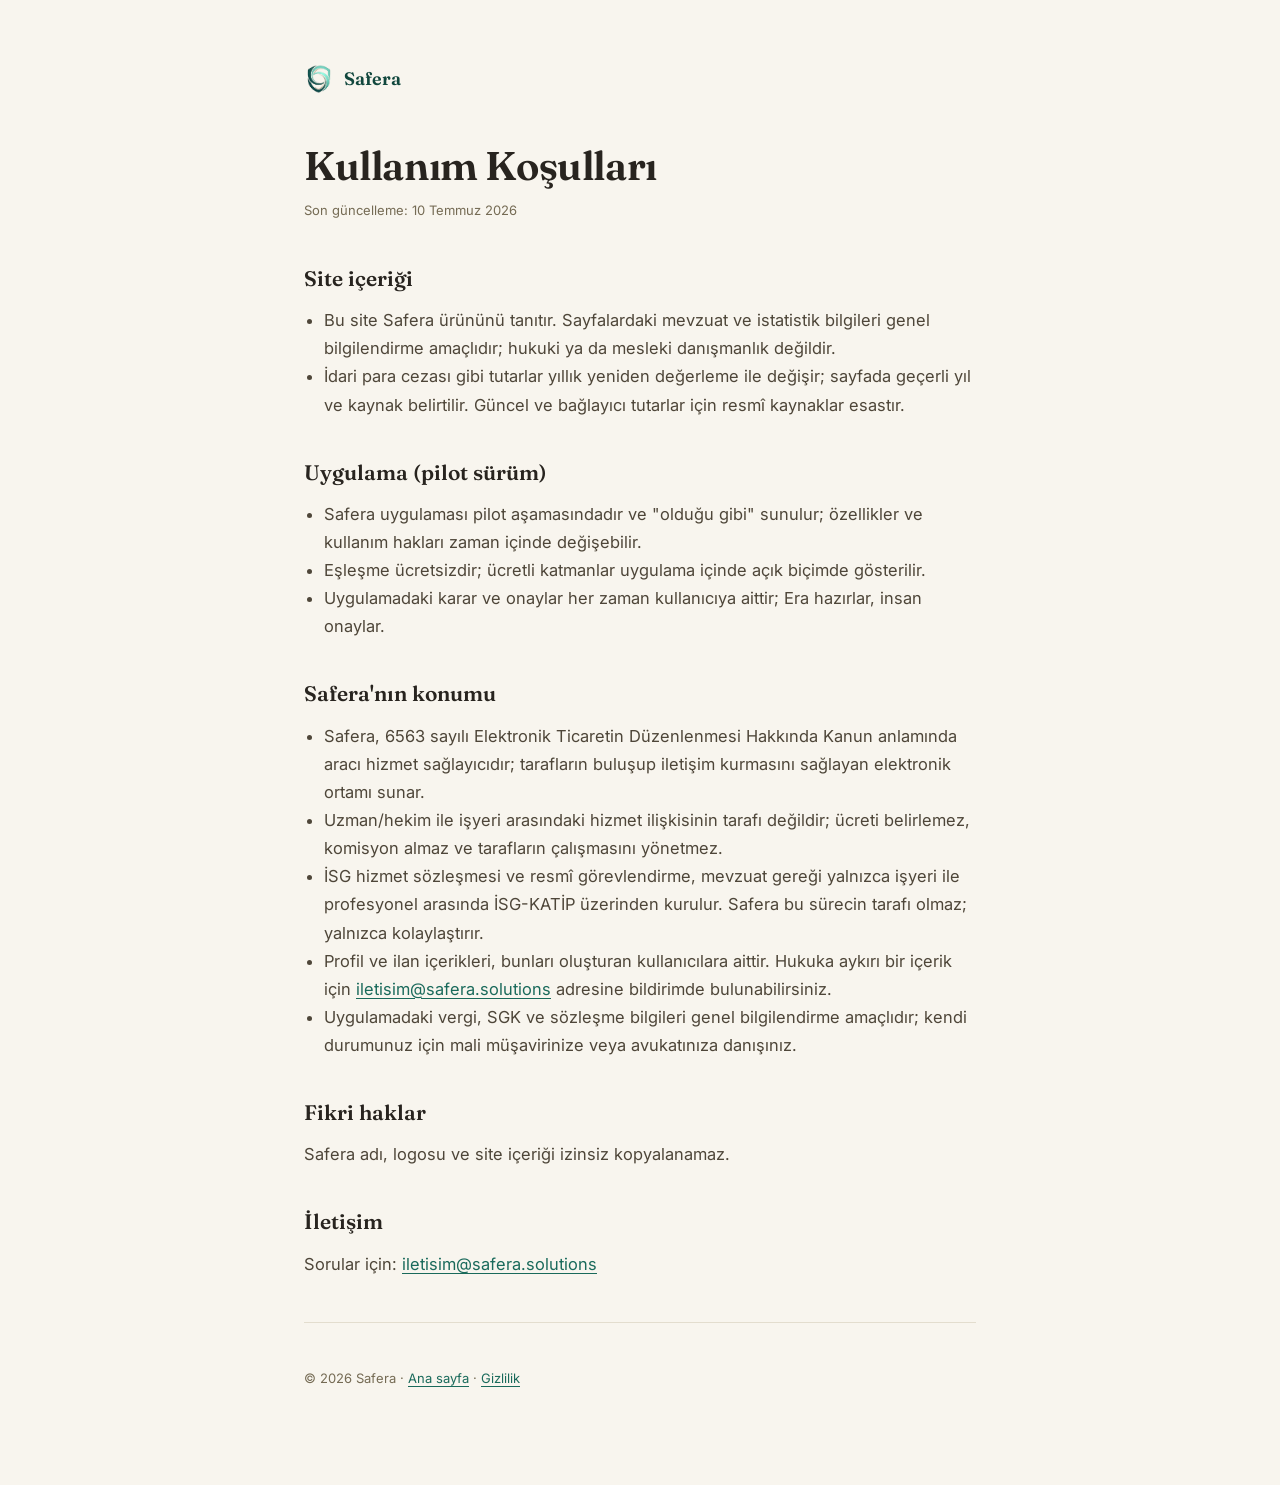
<file: kosullar.html>
<!doctype html>
<html lang="tr">
<head>
<meta charset="utf-8">
<link rel="icon" type="image/png" href="img/icon.png">
<meta name="viewport" content="width=device-width, initial-scale=1">
<title>Kullanım Koşulları · Safera</title>
<meta name="description" content="Safera web sitesi ve pilot sürüm uygulaması için kullanım koşulları.">
<link rel="canonical" href="https://safera.solutions/kosullar.html">
<meta name="theme-color" content="#F8F5EE">
<style>
@font-face{font-family:'Fraunces';font-style:normal;font-weight:560 620;font-display:swap;src:url(fonts/fraunces-n-560-latin-ext.woff2) format('woff2');unicode-range:U+0100-02BA,U+02BD-02C5,U+02C7-02CC,U+02CE-02D7,U+02DD-02FF,U+0304,U+0308,U+0329,U+1D00-1DBF,U+1E00-1E9F,U+1EF2-1EFF,U+2020,U+20A0-20AB,U+20AD-20C0,U+2113,U+2C60-2C7F,U+A720-A7FF;}
@font-face{font-family:'Fraunces';font-style:normal;font-weight:560 620;font-display:swap;src:url(fonts/fraunces-n-560-latin.woff2) format('woff2');unicode-range:U+0000-00FF,U+0131,U+0152-0153,U+02BB-02BC,U+02C6,U+02DA,U+02DC,U+0304,U+0308,U+0329,U+2000-206F,U+20AC,U+2122,U+2191,U+2193,U+2212,U+2215,U+FEFF,U+FFFD;}
@font-face{font-family:'Inter';font-style:normal;font-weight:400 640;font-display:swap;src:url(fonts/inter-n-400-latin-ext.woff2) format('woff2');unicode-range:U+0100-02BA,U+02BD-02C5,U+02C7-02CC,U+02CE-02D7,U+02DD-02FF,U+0304,U+0308,U+0329,U+1D00-1DBF,U+1E00-1E9F,U+1EF2-1EFF,U+2020,U+20A0-20AB,U+20AD-20C0,U+2113,U+2C60-2C7F,U+A720-A7FF;}
@font-face{font-family:'Inter';font-style:normal;font-weight:400 640;font-display:swap;src:url(fonts/inter-n-400-latin.woff2) format('woff2');unicode-range:U+0000-00FF,U+0131,U+0152-0153,U+02BB-02BC,U+02C6,U+02DA,U+02DC,U+0304,U+0308,U+0329,U+2000-206F,U+20AC,U+2122,U+2191,U+2193,U+2212,U+2215,U+FEFF,U+FFFD;}
*,*::before,*::after{box-sizing:border-box;margin:0;padding:0;}
body{font-family:'Inter',-apple-system,sans-serif;background:#F8F5EE;color:#28241F;font-size:16.5px;line-height:1.7;}
.wrap{max-width:720px;margin:0 auto;padding:64px 24px 96px;}
.brand{display:flex;align-items:center;gap:10px;text-decoration:none;margin-bottom:48px;}
.brand img{height:30px;border-radius:7px;}
.brand span{font-family:'Fraunces',Georgia,serif;font-size:18px;font-weight:620;color:#11473D;}
h1{font-family:'Fraunces',Georgia,serif;font-size:clamp(28px,5vw,40px);font-weight:620;line-height:1.15;letter-spacing:-.01em;margin-bottom:10px;}
.updated{font-size:13px;color:#756B54;margin-bottom:40px;}
h2{font-family:'Fraunces',Georgia,serif;font-size:21px;font-weight:600;margin:36px 0 10px;}
p,li{color:#4E4639;}
ul{margin:10px 0 10px 20px;}
a{color:#1A6A5B;text-underline-offset:3px;}
.hairline{border:0;border-top:1px solid rgba(181,169,138,.32);margin:44px 0;}
footer{font-size:13px;color:#756B54;}
</style>
</head>
<body>
<div class="wrap">
  <a class="brand" href="./"><img src="img/icon.png" alt=""><span>Safera</span></a>
  <h1>Kullanım Koşulları</h1>
  <p class="updated">Son güncelleme: 10 Temmuz 2026</p>

  <h2>Site içeriği</h2>
  <ul>
    <li>Bu site Safera ürününü tanıtır. Sayfalardaki mevzuat ve istatistik bilgileri genel bilgilendirme amaçlıdır; hukuki ya da mesleki danışmanlık değildir.</li>
    <li>İdari para cezası gibi tutarlar yıllık yeniden değerleme ile değişir; sayfada geçerli yıl ve kaynak belirtilir. Güncel ve bağlayıcı tutarlar için resmî kaynaklar esastır.</li>
  </ul>

  <h2>Uygulama (pilot sürüm)</h2>
  <ul>
    <li>Safera uygulaması pilot aşamasındadır ve "olduğu gibi" sunulur; özellikler ve kullanım hakları zaman içinde değişebilir.</li>
    <li>Eşleşme ücretsizdir; ücretli katmanlar uygulama içinde açık biçimde gösterilir.</li>
    <li>Uygulamadaki karar ve onaylar her zaman kullanıcıya aittir; Era hazırlar, insan onaylar.</li>
  </ul>

  <h2>Safera'nın konumu</h2>
  <ul>
    <li>Safera, 6563 sayılı Elektronik Ticaretin Düzenlenmesi Hakkında Kanun anlamında aracı hizmet sağlayıcıdır; tarafların buluşup iletişim kurmasını sağlayan elektronik ortamı sunar.</li>
    <li>Uzman/hekim ile işyeri arasındaki hizmet ilişkisinin tarafı değildir; ücreti belirlemez, komisyon almaz ve tarafların çalışmasını yönetmez.</li>
    <li>İSG hizmet sözleşmesi ve resmî görevlendirme, mevzuat gereği yalnızca işyeri ile profesyonel arasında İSG-KATİP üzerinden kurulur. Safera bu sürecin tarafı olmaz; yalnızca kolaylaştırır.</li>
    <li>Profil ve ilan içerikleri, bunları oluşturan kullanıcılara aittir. Hukuka aykırı bir içerik için <a href="mailto:iletisim@safera.solutions">iletisim@safera.solutions</a> adresine bildirimde bulunabilirsiniz.</li>
    <li>Uygulamadaki vergi, SGK ve sözleşme bilgileri genel bilgilendirme amaçlıdır; kendi durumunuz için mali müşavirinize veya avukatınıza danışınız.</li>
  </ul>

  <h2>Fikri haklar</h2>
  <p>Safera adı, logosu ve site içeriği izinsiz kopyalanamaz.</p>

  <h2>İletişim</h2>
  <p>Sorular için: <a href="mailto:iletisim@safera.solutions">iletisim@safera.solutions</a></p>

  <hr class="hairline">
  <footer>© 2026 Safera · <a href="./">Ana sayfa</a> · <a href="gizlilik.html">Gizlilik</a></footer>
</div>
</body>
</html>
</file>
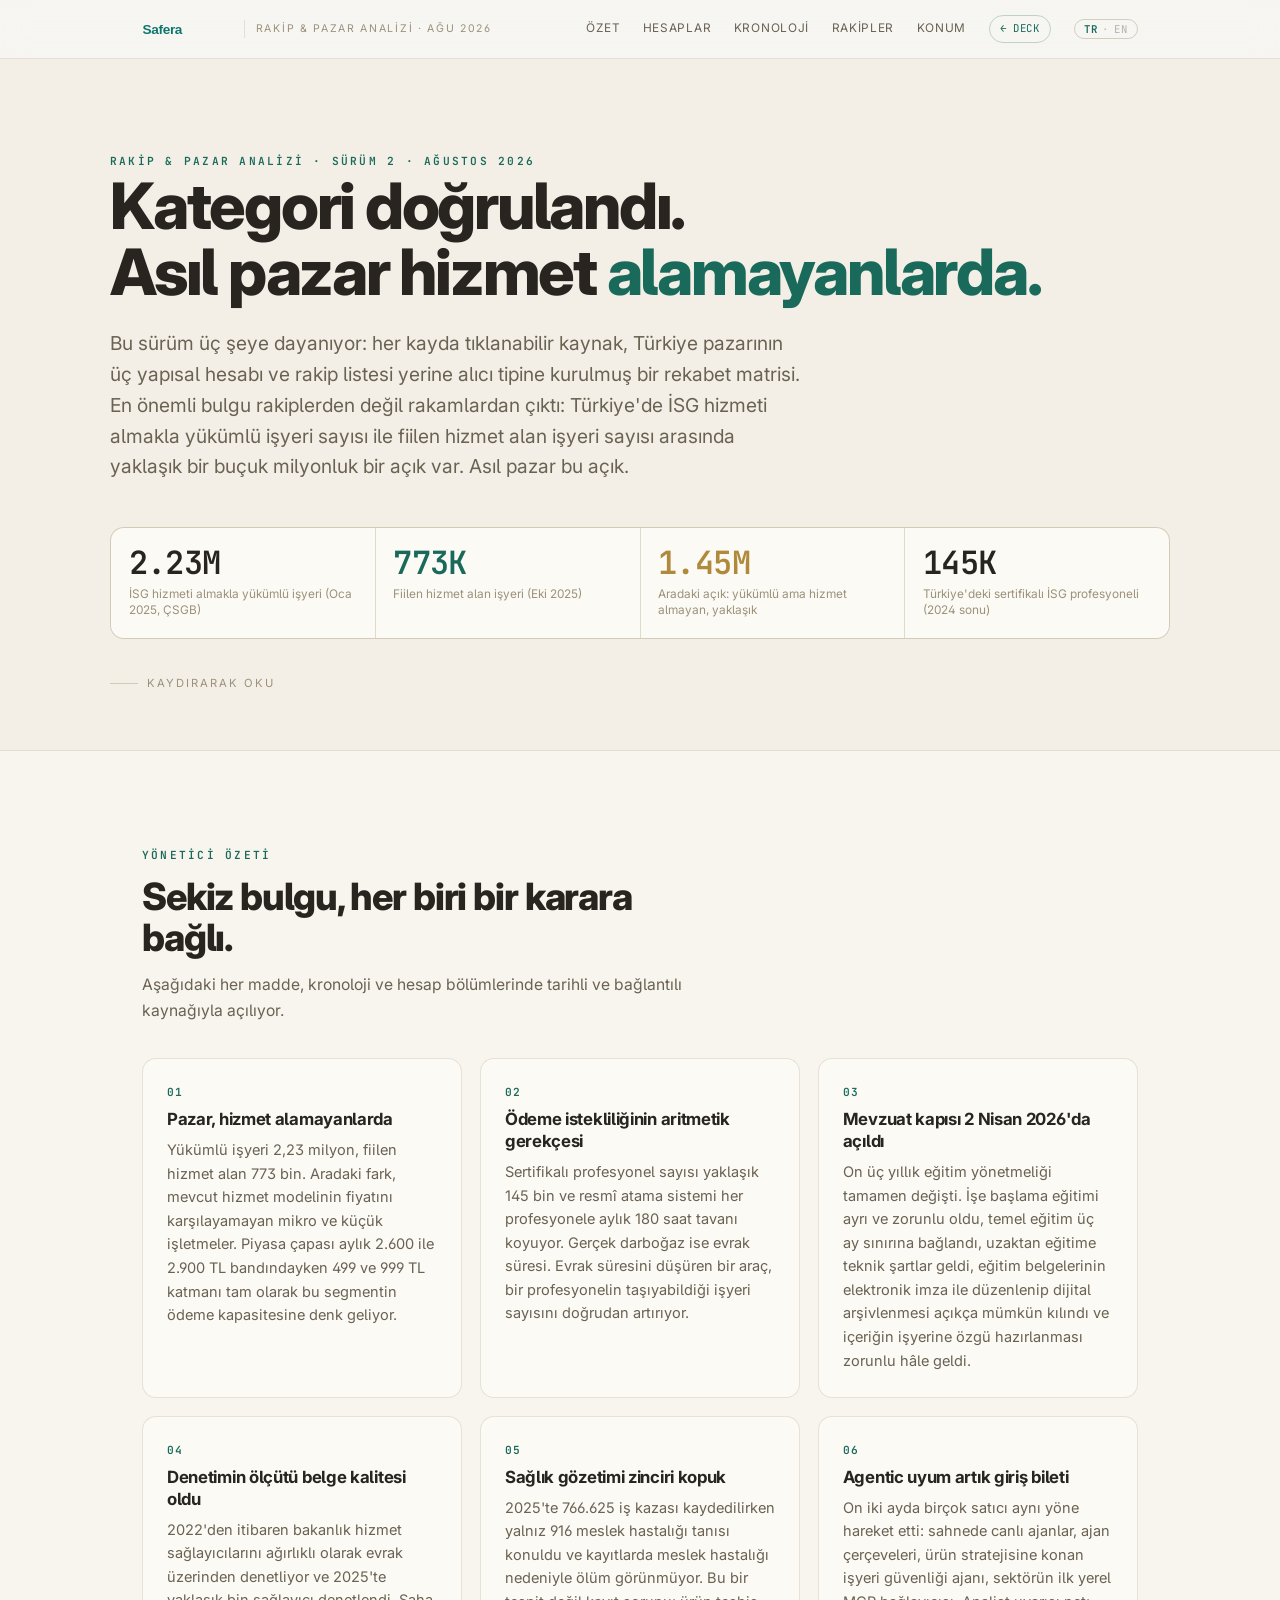
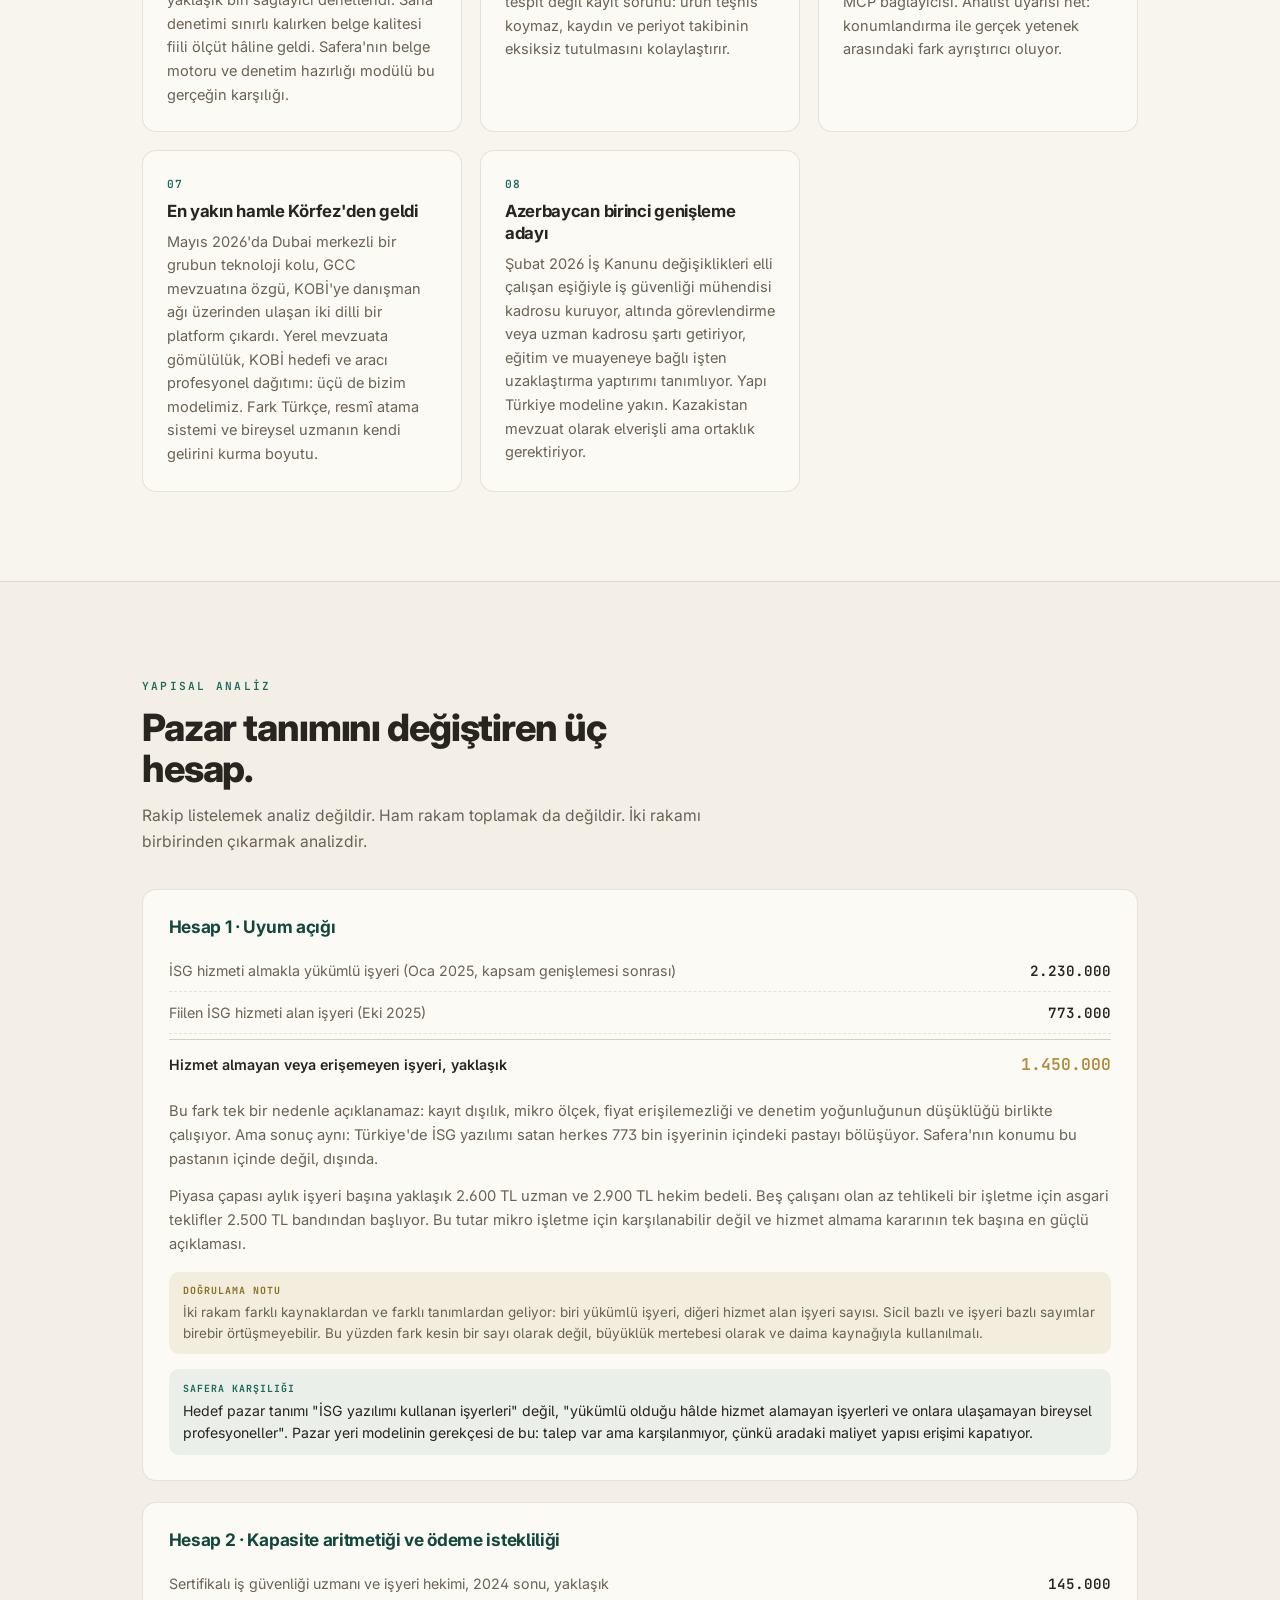
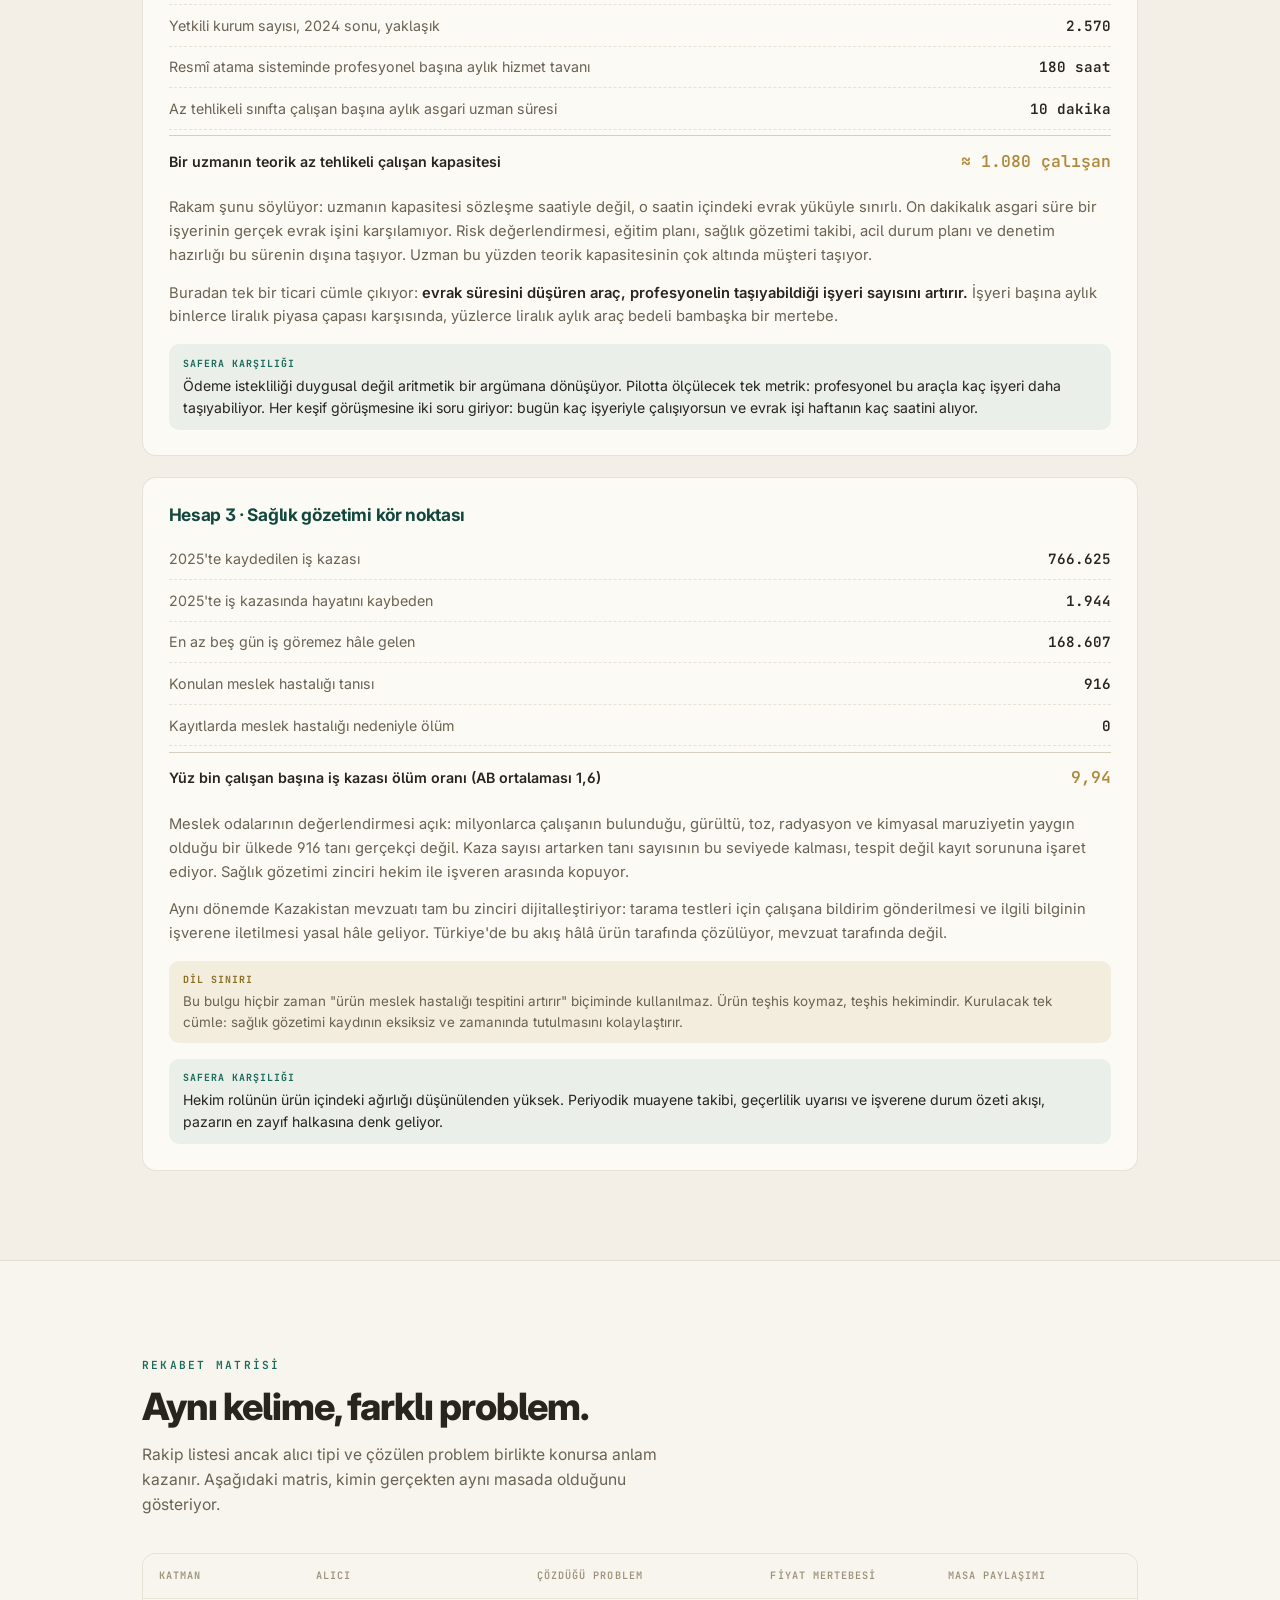
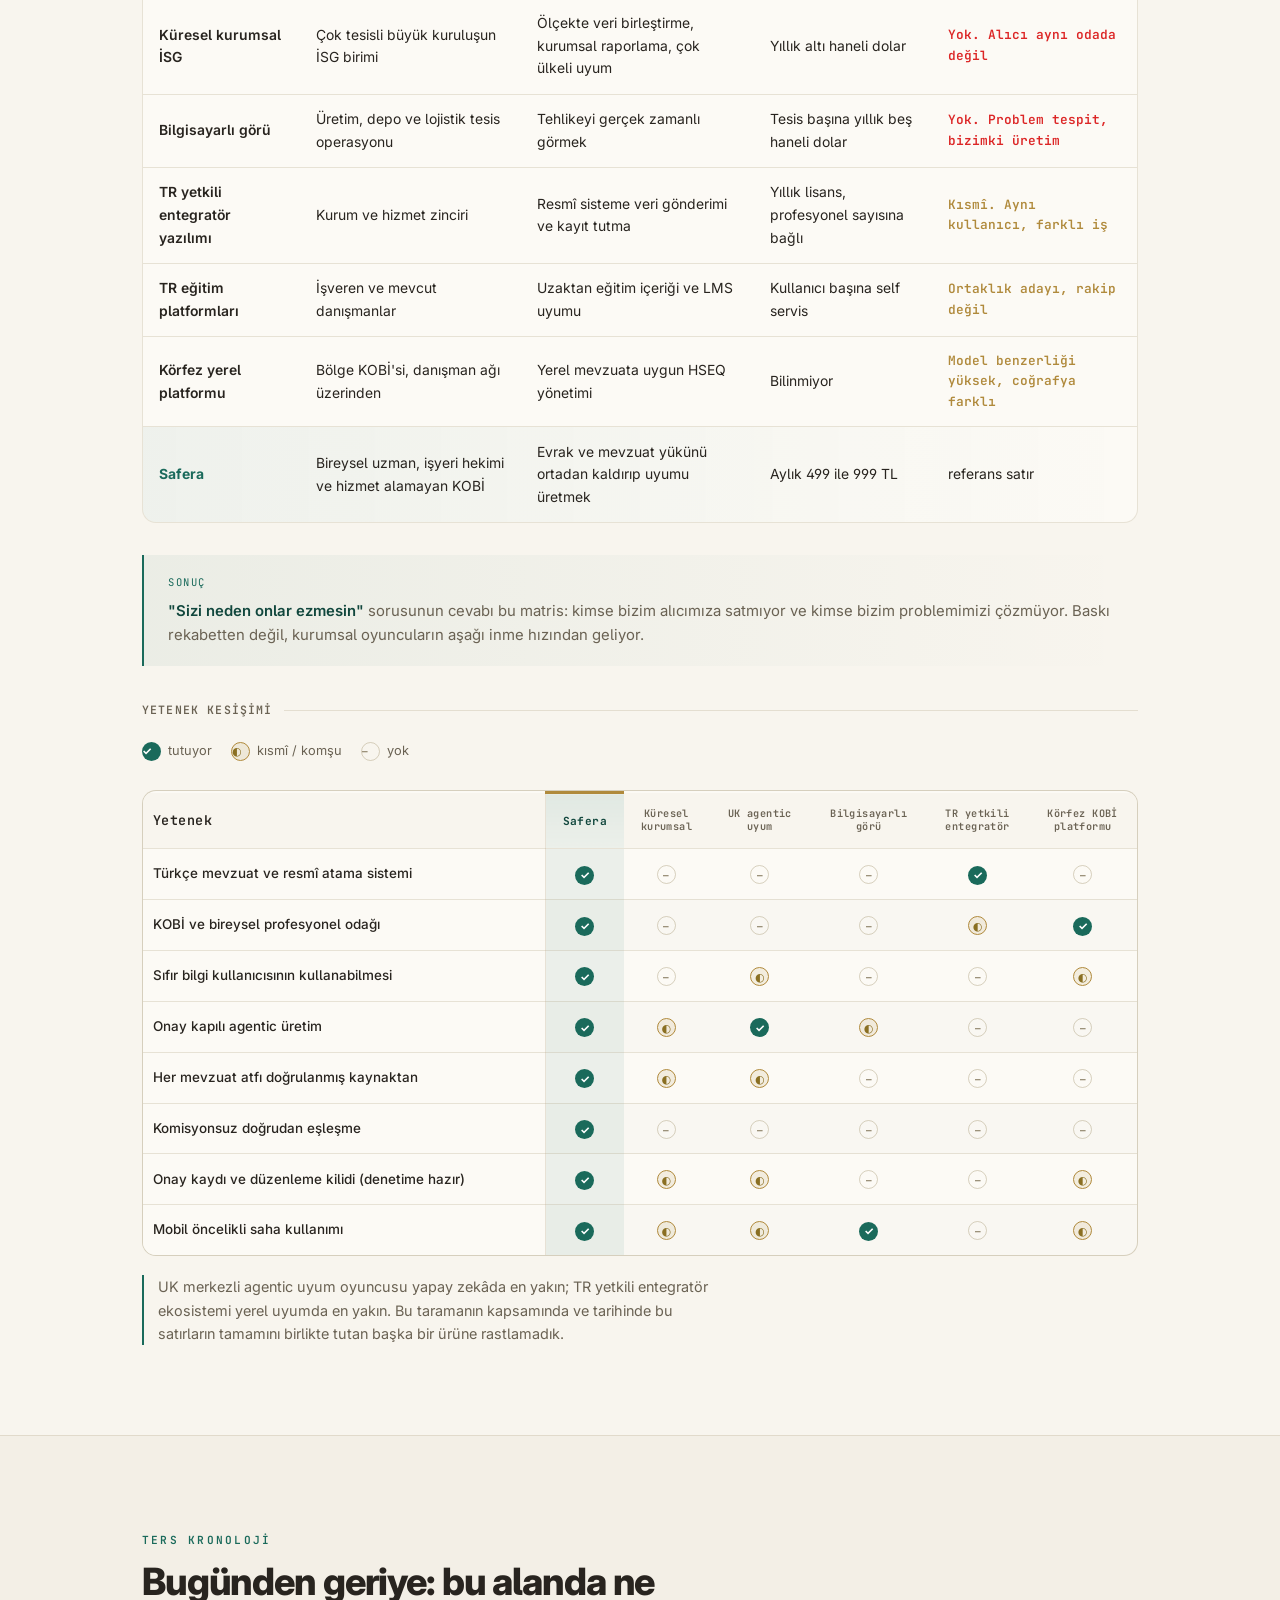
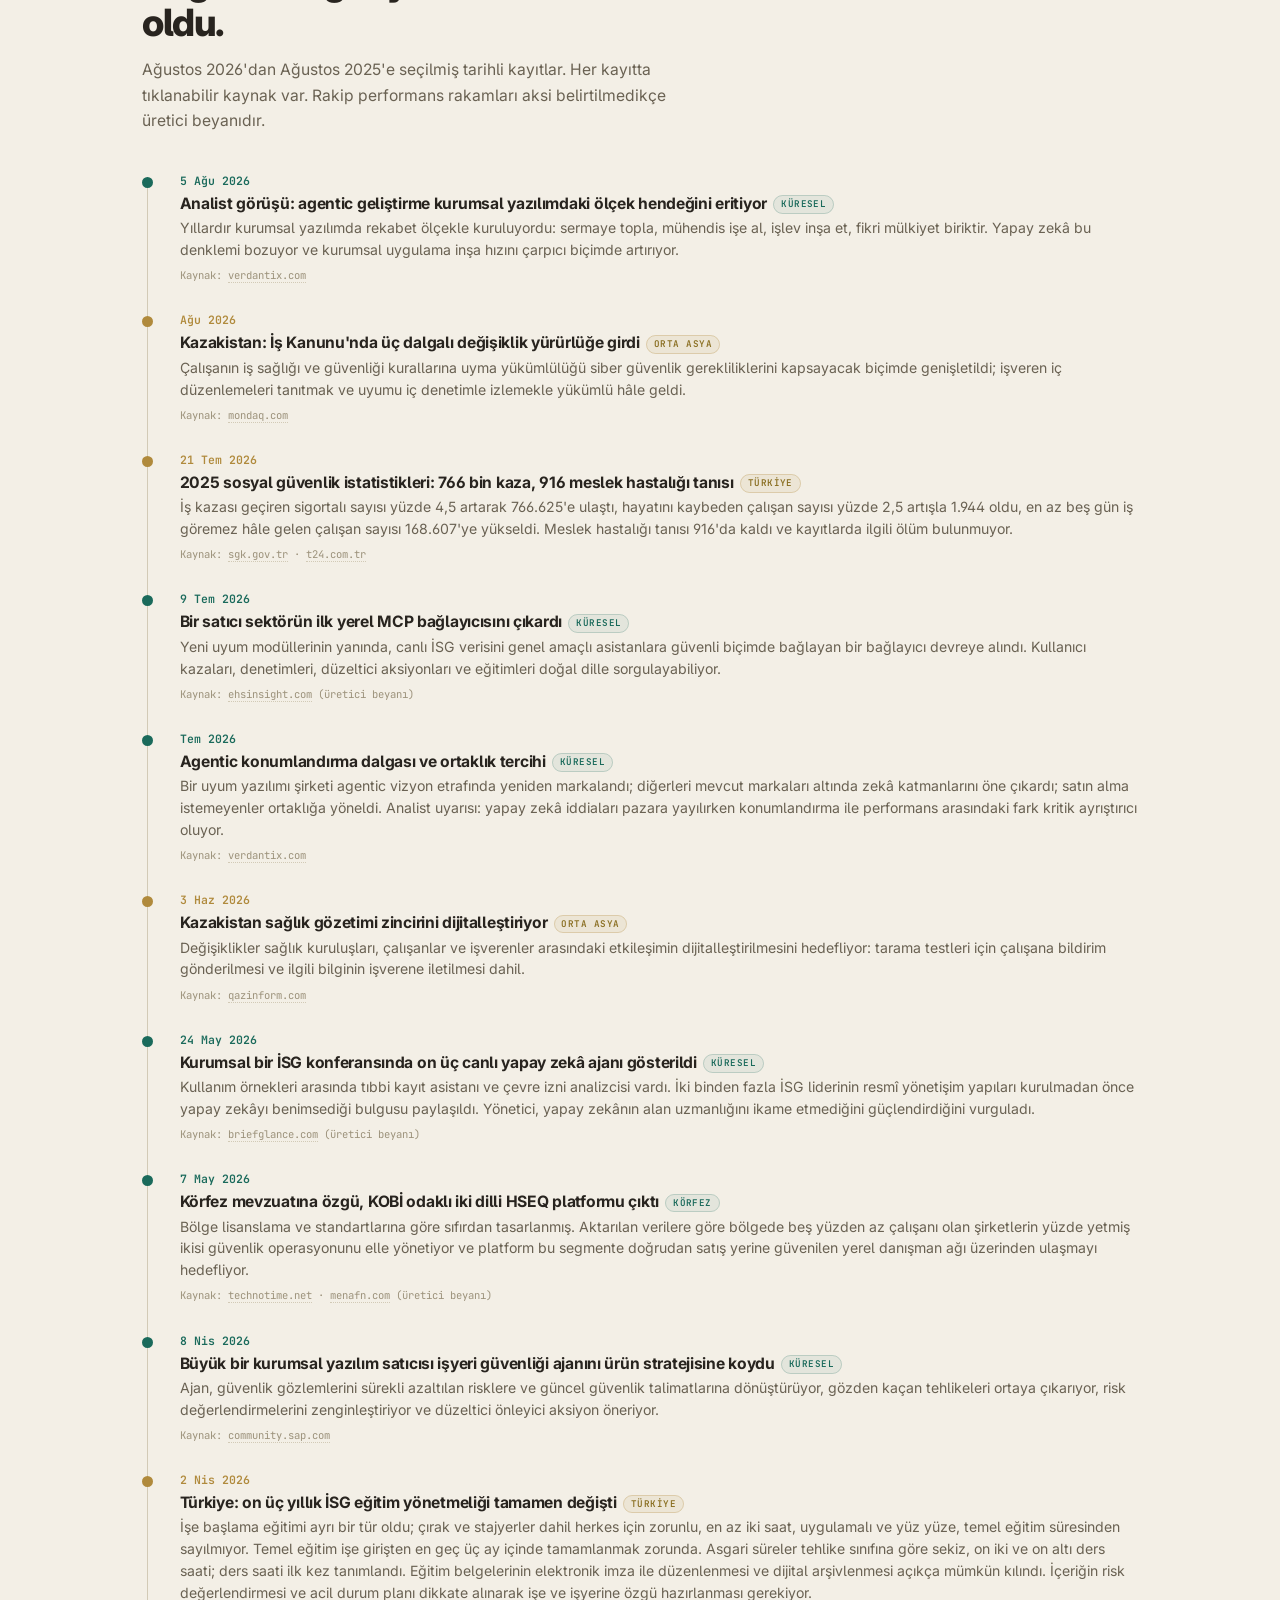
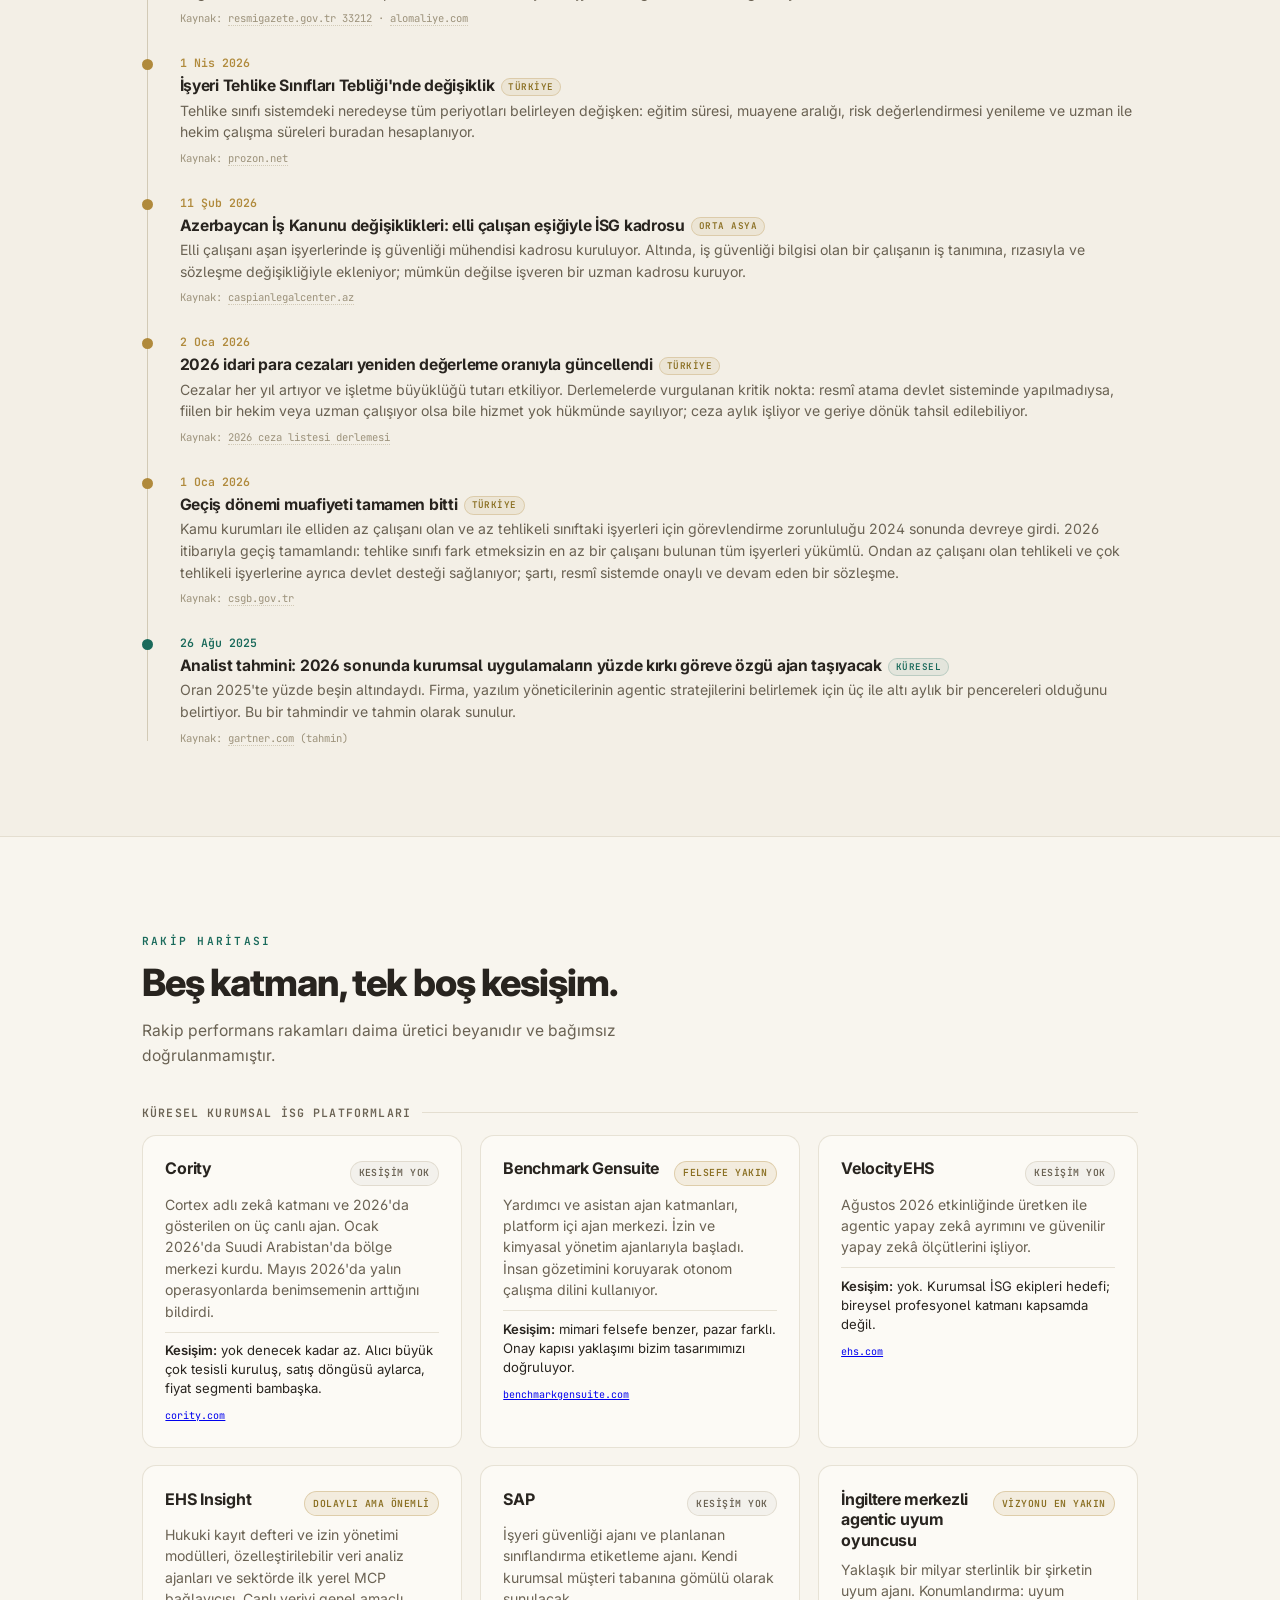
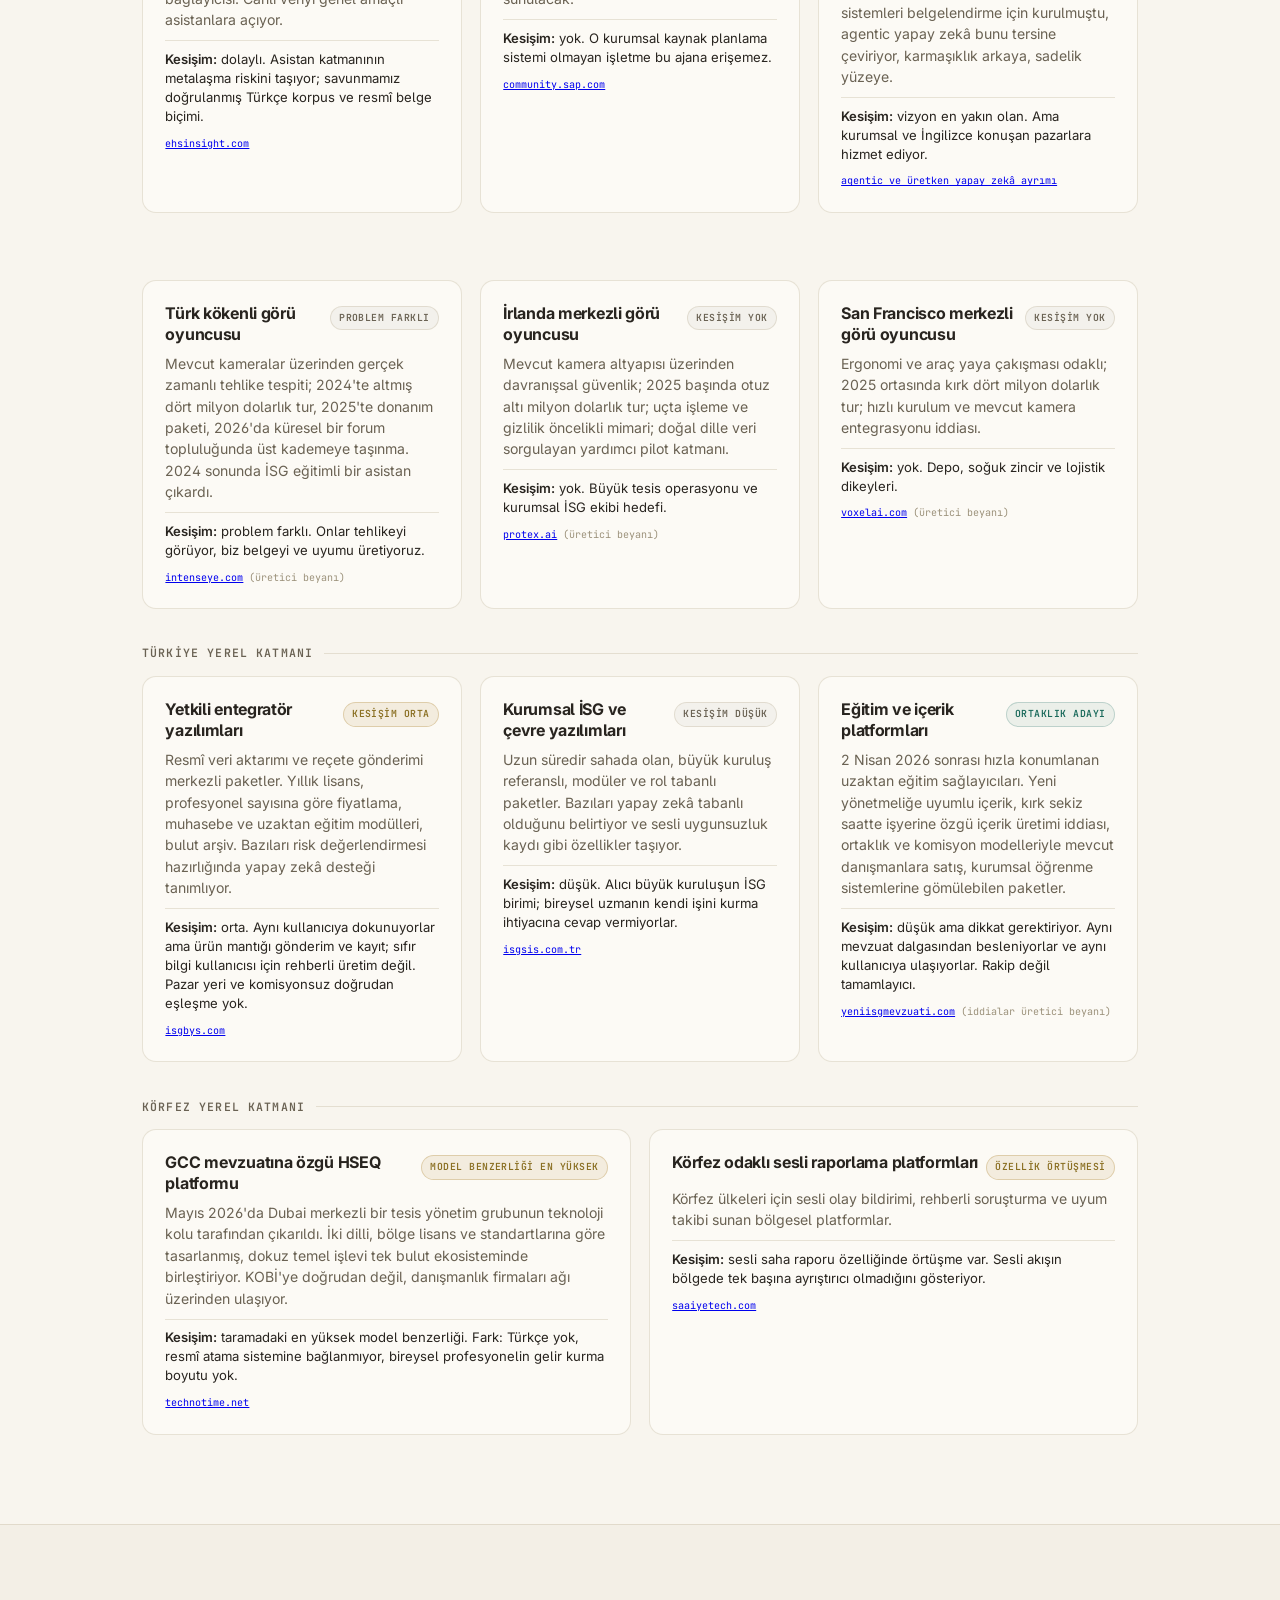
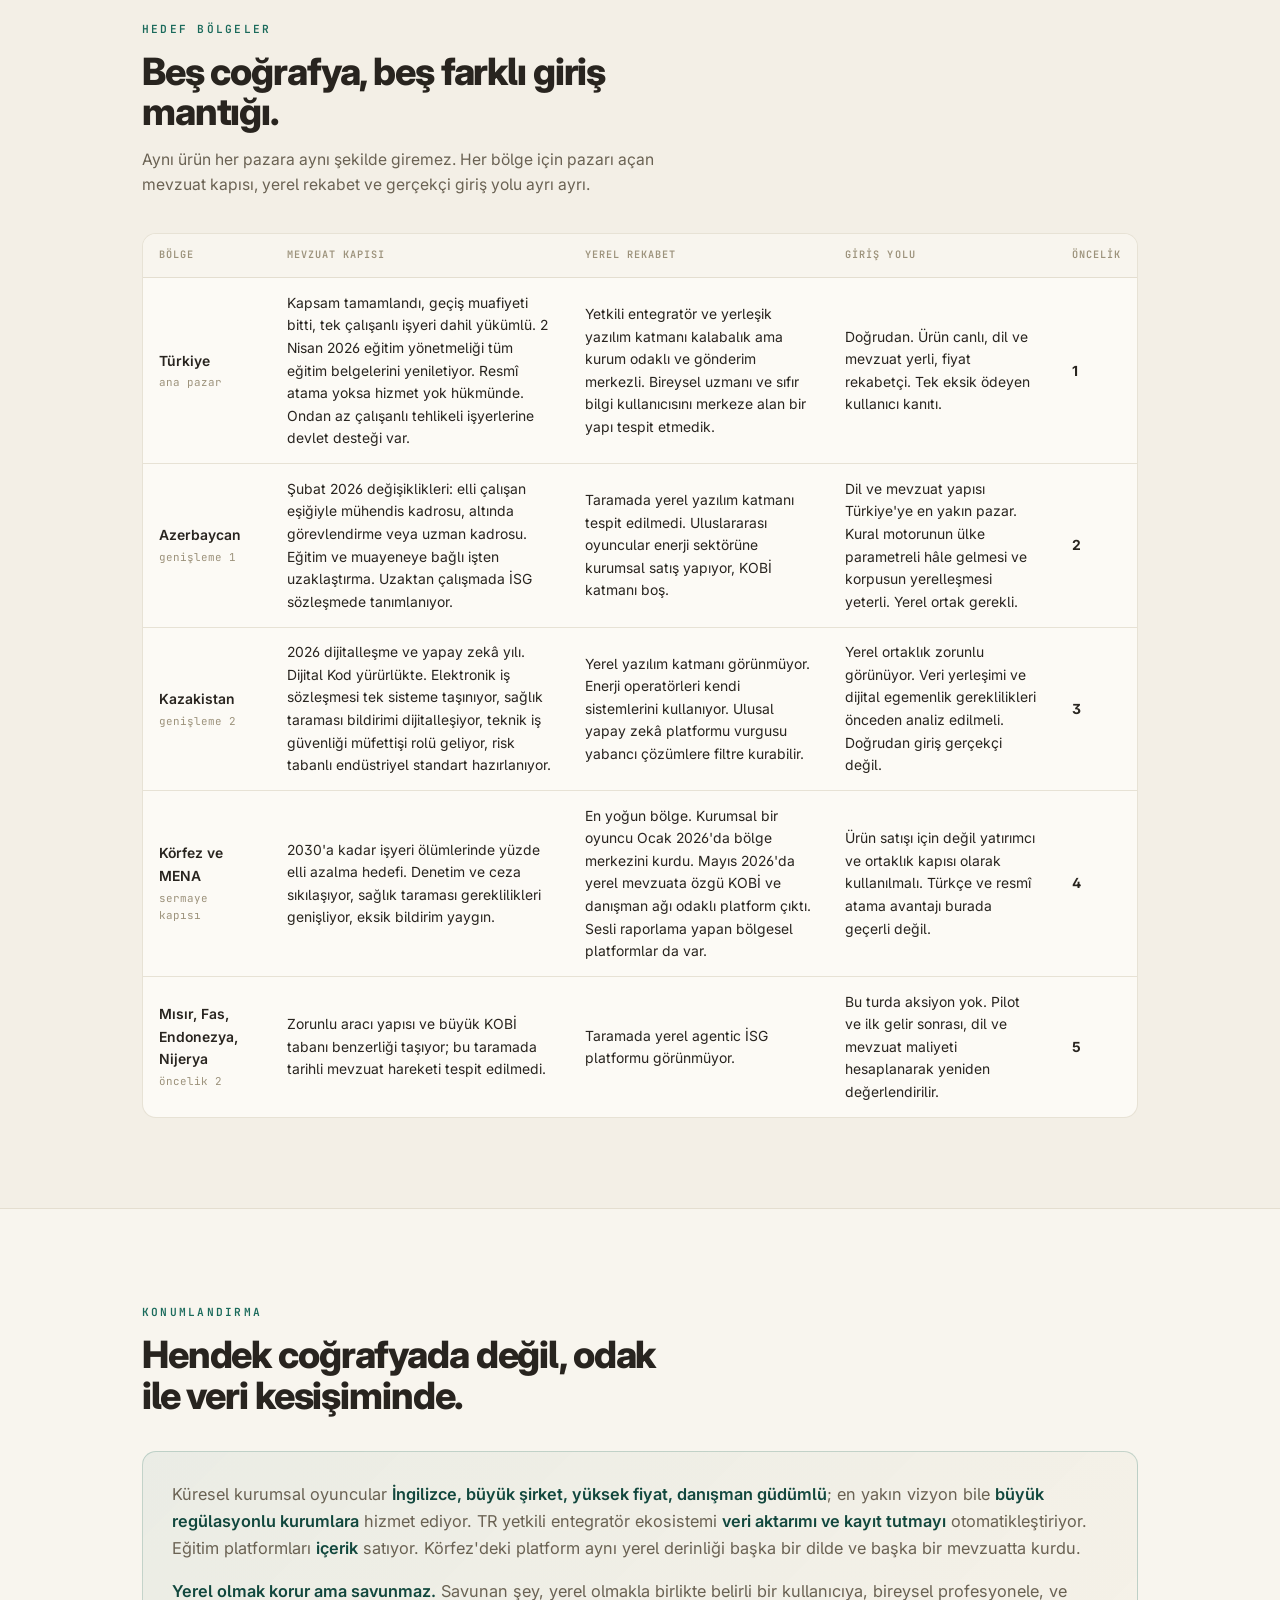
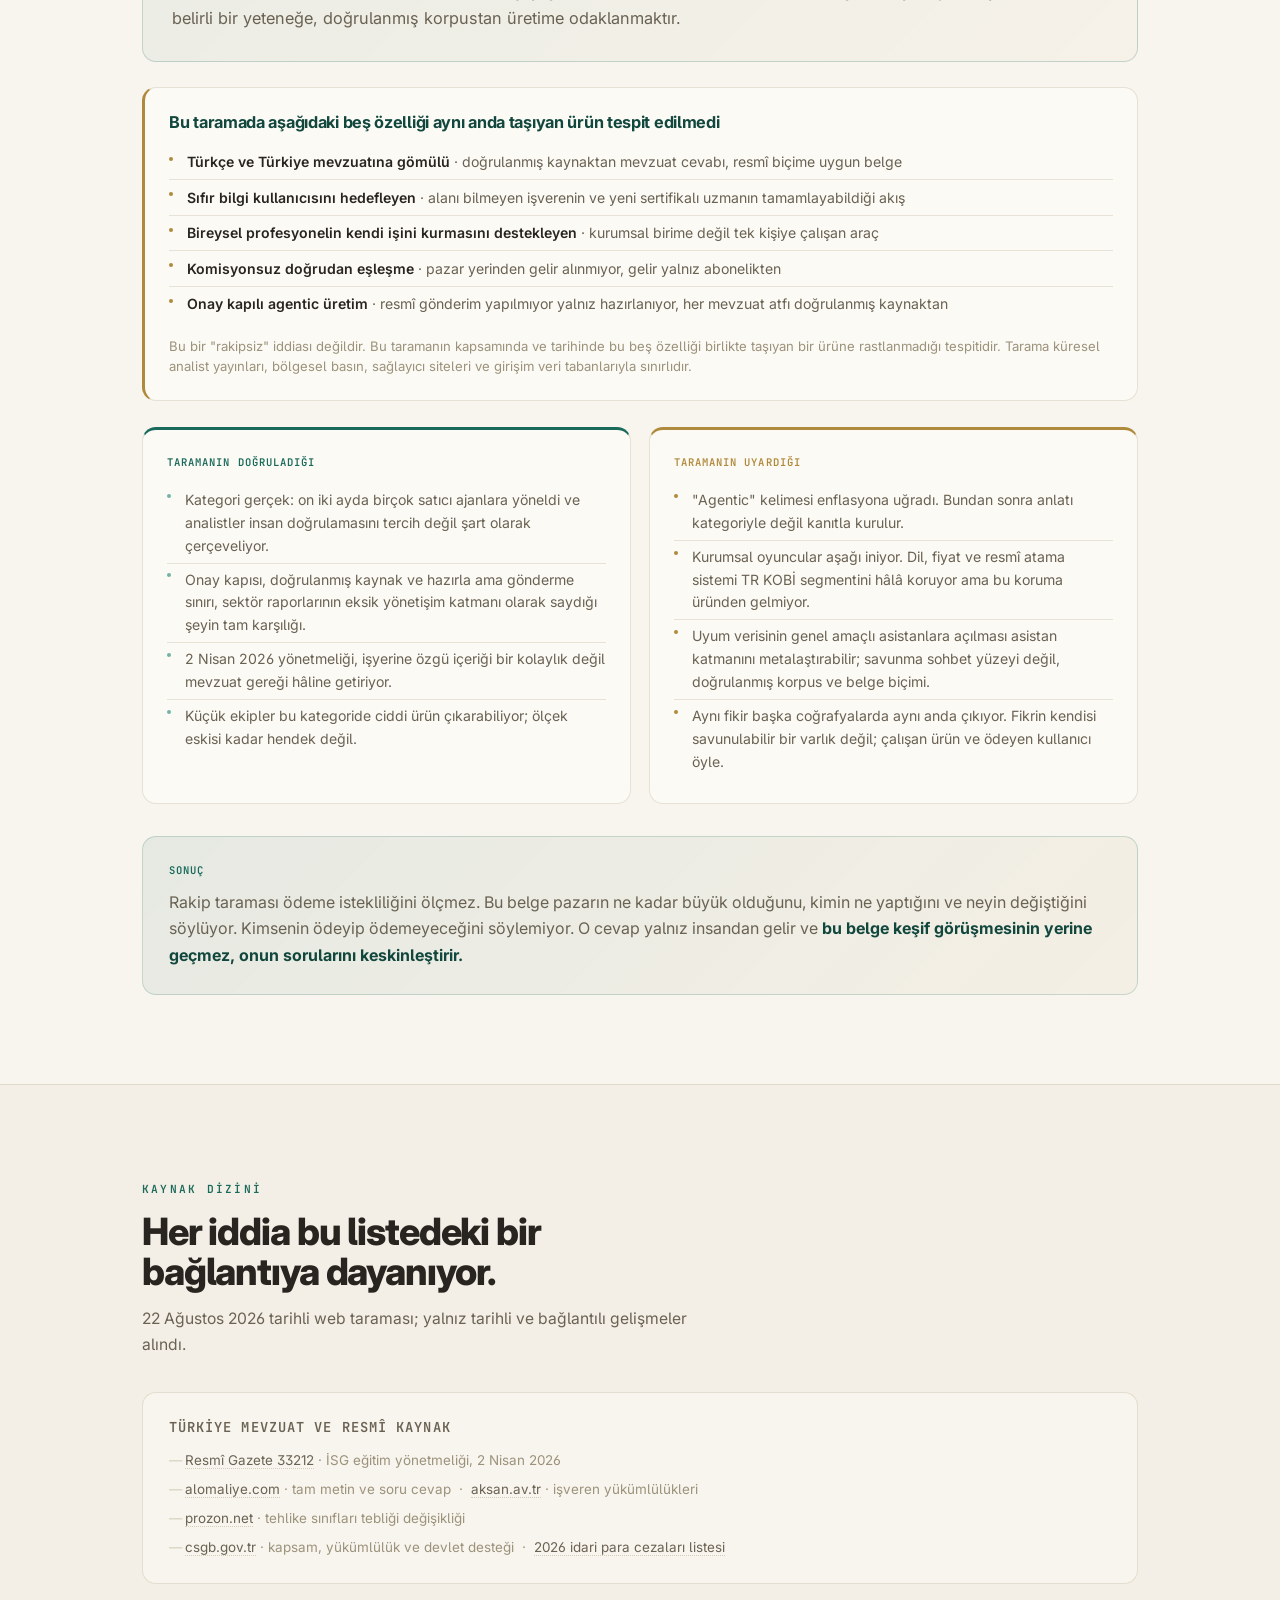
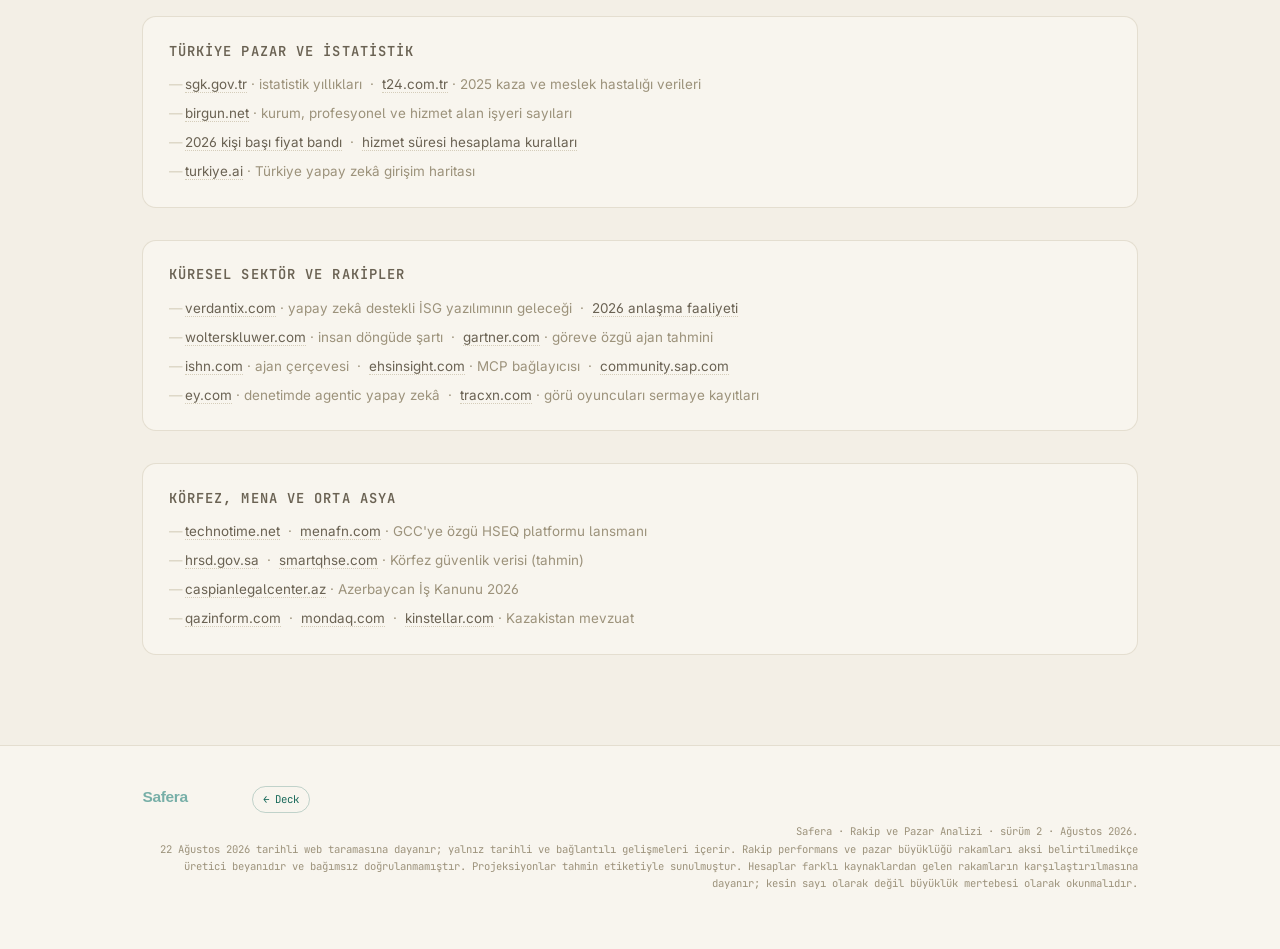
<file: rakip.html>
﻿<!DOCTYPE html>
<html lang="tr">
<head>
<meta charset="UTF-8">
<link rel="icon" type="image/png" href="img/icon.png">
<link rel="apple-touch-icon" href="img/icon.png">
<meta name="viewport" content="width=device-width, initial-scale=1.0">
<title>Safera · Rakip ve Pazar Analizi · Ağustos 2026</title>
<meta name="robots" content="noindex,nofollow">
<link rel="preconnect" href="https://fonts.googleapis.com">
<link rel="preconnect" href="https://fonts.gstatic.com" crossorigin>
<link href="https://fonts.googleapis.com/css2?family=Inter:opsz,wght@14..32,400;14..32,500;14..32,600;14..32,700;14..32,800&family=JetBrains+Mono:wght@400;500;600&display=swap" rel="stylesheet">
<style>
:root{
  --bg:#F3EFE6; --surface:#FCFAF5; --surface-2:#F8F5EE;
  --ink:#28241F; --ink-soft:#6A6253; --ink-faint:#9C927B;
  --line:rgba(181,169,138,.30); --line-strong:rgba(181,169,138,.52);
  --accent:#1A6A5B; --accent-deep:#11473D;
  --accent-mint:#74B4A6; --accent-wash:rgba(26,106,91,.07);
  --gold:#B08A3C; --gold-wash:rgba(176,138,60,.12);
  --danger:#B3261E;
  --radius:14px; --radius-sm:10px; --maxw:1060px;
  --ease:cubic-bezier(.16,1,.3,1);
}
*{box-sizing:border-box;margin:0;padding:0}
html{scroll-behavior:smooth;-webkit-text-size-adjust:100%}
body{font-family:'Inter',system-ui,sans-serif;background:var(--bg);color:var(--ink);
  line-height:1.62;font-size:16px;-webkit-font-smoothing:antialiased;font-feature-settings:"cv05","ss01";-webkit-text-size-adjust:100%;text-size-adjust:100%}
.mono{font-family:'JetBrains Mono',monospace}
.wrap{max-width:var(--maxw);margin:0 auto;padding:0 clamp(1.25rem,4vw,2rem)}
.num{font-variant-numeric:tabular-nums}

/* progress */
.progress{position:fixed;top:0;left:0;height:2px;background:var(--accent);width:0%;z-index:200;transition:width .08s linear}

/* header */
header.bar{position:sticky;top:0;z-index:120;background:rgba(246,246,244,.88);
  -webkit-backdrop-filter:saturate(160%) blur(14px);backdrop-filter:saturate(160%) blur(14px);
  border-bottom:1px solid var(--line)}
.bar-in{display:flex;align-items:center;gap:.7rem;height:58px}
.logo-link{display:flex;align-items:center;gap:.55rem;text-decoration:none}
.logo-link img{height:22px}
.wordmark{font-weight:800;letter-spacing:-.02em;font-size:1rem;color:var(--ink)}
.bar-tag{font-size:.66rem;color:var(--ink-faint);letter-spacing:.16em;text-transform:uppercase;
  border-left:1px solid var(--line);padding-left:.7rem;margin-left:.15rem}
.bar-nav{margin-left:auto;display:flex;gap:1.4rem;align-items:center}
.bar-nav a{color:var(--ink-soft);text-decoration:none;font-size:.74rem;letter-spacing:.06em;
  text-transform:uppercase;transition:color .2s}
.bar-nav a:hover{color:var(--accent)}
.bar-nav a.back-link{font-family:'JetBrains Mono',monospace;color:var(--accent);
  border:1px solid rgba(26,106,91,.25);border-radius:99px;padding:.25rem .65rem;font-size:.67rem}
.bar-nav a.back-link:hover{background:var(--accent-wash)}
@media(max-width:760px){.bar-nav .hide-sm,.bar-tag{display:none}}

/* type */
.eyebrow{font-family:'JetBrains Mono',monospace;font-size:.7rem;font-weight:600;
  letter-spacing:.2em;text-transform:uppercase;color:var(--accent);display:inline-block}
h1{font-weight:800;letter-spacing:-.035em;line-height:1.04;font-size:clamp(2.1rem,5.5vw,4rem)}
h2{font-weight:800;letter-spacing:-.03em;line-height:1.08;font-size:clamp(1.5rem,3.2vw,2.35rem)}
h3{font-weight:700;letter-spacing:-.018em;font-size:1.05rem;line-height:1.3}
.lead{font-size:clamp(.98rem,1.6vw,1.2rem);color:var(--ink-soft);line-height:1.6;font-weight:400}
.section-head p{color:var(--ink-soft);margin-top:.85rem;font-size:.98rem;max-width:56ch}
section.s{padding:clamp(3rem,7vw,6rem) 0;border-top:1px solid var(--line)}
section.tint{background:var(--surface-2)}

/* reveal */
.reveal{opacity:0;transform:translateY(16px);transition:opacity .7s var(--ease),transform .7s var(--ease);
  transition-delay:calc(var(--i,0)*60ms)}
.reveal.in{opacity:1;transform:none}
@media(prefers-reduced-motion:reduce){.reveal{opacity:1!important;transform:none!important;transition:none!important}}

/* hero */
.hero{padding:clamp(2.5rem,7vw,5.5rem) 0 clamp(2rem,4.5vw,4rem)}
.hero-accent{color:var(--accent)}
.hero .lead{margin-top:1.4rem;max-width:58ch}

/* stat strip */
.stat-strip{display:grid;grid-template-columns:repeat(4,1fr);gap:1px;margin-top:clamp(1.8rem,4vw,2.8rem);
  background:var(--line);border:1px solid var(--line);border-radius:var(--radius);overflow:hidden}
.stat{background:var(--surface);padding:1.2rem 1.1rem}
.stat .v{font-family:'JetBrains Mono',monospace;font-weight:600;
  font-size:clamp(1.4rem,2.8vw,2rem);letter-spacing:-.02em;line-height:1;color:var(--ink)}
.stat .v.tealv{color:var(--accent)}
.stat .v.goldv{color:var(--gold)}
.stat .k{font-size:.74rem;color:var(--ink-faint);margin-top:.5rem;line-height:1.35}
@media(max-width:680px){.stat-strip{grid-template-columns:repeat(2,1fr)}}

/* section headers */
.section-head{margin-bottom:2.2rem}
.section-head .eyebrow{margin-bottom:.85rem}
.section-head h2{max-width:22ch}

/* cards grid */
.grid{display:grid;grid-template-columns:repeat(3,1fr);gap:1.1rem}
@media(max-width:880px){.grid{grid-template-columns:repeat(2,1fr)}}
@media(max-width:560px){.grid{grid-template-columns:1fr}}
.grid-2{display:grid;grid-template-columns:repeat(2,1fr);gap:1.1rem}
@media(max-width:640px){.grid-2{grid-template-columns:1fr}}

/* comp cards */
.ccard{background:var(--surface);border:1px solid var(--line);border-radius:var(--radius);
  padding:1.4rem;display:flex;flex-direction:column;gap:.5rem;transition:border-color .22s,transform .22s}
.ccard:hover{border-color:var(--accent);transform:translateY(-3px)}
.ccard h3{font-size:1rem}
.ccard .top{display:flex;align-items:flex-start;justify-content:space-between;gap:.5rem}
.badge{font-family:'JetBrains Mono',monospace;font-size:.61rem;font-weight:600;letter-spacing:.05em;
  text-transform:uppercase;padding:.22rem .5rem;border-radius:99px;white-space:nowrap;border:1px solid transparent;flex:0 0 auto;margin-top:.15rem}
.b-live{background:var(--accent-wash);color:var(--accent);border-color:rgba(26,106,91,.22)}
.b-new{background:var(--gold-wash);color:#8a6f22;border-color:rgba(176,138,60,.32)}
.b-soft{background:rgba(40,36,31,.04);color:var(--ink-soft);border-color:var(--line)}
.ccard .desc{font-size:.88rem;color:var(--ink-soft);line-height:1.52}
.ccard .meta{font-size:.82rem;color:var(--ink);border-top:1px solid var(--line);padding-top:.55rem;margin-top:.1rem;line-height:1.45}
.ccard .meta b{font-weight:600}
.ccard .src{font-family:'JetBrains Mono',monospace;font-size:.63rem;color:var(--ink-faint);margin-top:.1rem}
.origin{display:inline-flex;align-items:center;gap:.3rem;font-family:'JetBrains Mono',monospace;
  font-size:.63rem;font-weight:600;color:var(--gold);background:var(--gold-wash);
  border:1px solid rgba(176,138,60,.28);padding:.18rem .42rem;border-radius:99px;flex:0 0 auto;margin-top:.12rem}
.subhead{font-family:'JetBrains Mono',monospace;font-size:.72rem;font-weight:600;letter-spacing:.1em;
  text-transform:uppercase;color:var(--ink-soft);margin:2.2rem 0 .8rem;display:flex;align-items:center;gap:.7rem}
.subhead::after{content:"";flex:1;height:1px;background:var(--line)}

/* problem / opportunity */
.prob-grid{display:grid;grid-template-columns:1fr 1fr;gap:1.1rem;margin-top:2.2rem}
@media(max-width:680px){.prob-grid{grid-template-columns:1fr}}
.pbox{background:var(--surface);border:1px solid var(--line);border-radius:var(--radius);padding:1.5rem}
.pbox.uzman{border-top:3px solid var(--accent)}
.pbox.sirket{border-top:3px solid var(--gold)}
.pbox-label{font-family:'JetBrains Mono',monospace;font-size:.66rem;font-weight:600;
  letter-spacing:.1em;text-transform:uppercase;margin-bottom:.8rem;display:block}
.pbox.uzman .pbox-label{color:var(--accent)}
.pbox.sirket .pbox-label{color:var(--gold)}
.pbox h3{font-size:1.05rem;margin-bottom:.65rem}
.pbox ul{list-style:none}
.pbox li{font-size:.88rem;color:var(--ink-soft);padding:.32rem 0 .32rem 1.15rem;
  position:relative;border-top:1px solid var(--line)}
.pbox li:first-of-type{border-top:none}
.pbox li::before{content:"";position:absolute;left:0;top:.7em;width:4px;height:4px;
  border-radius:50%;background:var(--accent-mint)}
.pbox.sirket li::before{background:var(--gold)}

/* change arrow */
.change-arrow{display:flex;align-items:stretch;gap:1.1rem;margin-top:2.2rem}
@media(max-width:680px){.change-arrow{flex-direction:column}}
.ca-before,.ca-after{flex:1;background:var(--surface);border:1px solid var(--line);
  border-radius:var(--radius);padding:1.35rem}
.ca-before{border-top:3px solid var(--danger)}
.ca-after{border-top:3px solid var(--accent)}
.ca-label{font-family:'JetBrains Mono',monospace;font-size:.63rem;font-weight:700;
  letter-spacing:.1em;text-transform:uppercase;display:block;margin-bottom:.65rem}
.ca-before .ca-label{color:var(--danger)}
.ca-after .ca-label{color:var(--accent)}
.ca-body{font-size:.88rem;color:var(--ink-soft);line-height:1.6}
.ca-arr{display:flex;align-items:center;justify-content:center;font-size:1.7rem;color:var(--accent);
  padding:0 .2rem;flex:0 0 auto}
@media(max-width:680px){.ca-arr{transform:rotate(90deg)}}

.law-block{margin-top:2rem;background:linear-gradient(135deg,rgba(26,106,91,.06),rgba(176,138,60,.04));
  border:1px solid rgba(26,106,91,.2);border-radius:var(--radius);padding:1.6rem}
.law-block .law-date{font-family:'JetBrains Mono',monospace;font-size:.68rem;font-weight:600;
  color:var(--accent);letter-spacing:.1em;text-transform:uppercase;display:block;margin-bottom:.55rem}
.law-block p{font-size:.95rem;color:var(--ink-soft);line-height:1.65}
.law-block p b{color:var(--ink);font-weight:600}
.law-block .sub{font-size:.84rem;color:var(--ink-faint);margin-top:.8rem}

/* bento takeaways */
.bento{display:grid;grid-template-columns:repeat(3,1fr);gap:1.1rem;margin-top:2.2rem}
@media(max-width:780px){.bento{grid-template-columns:1fr}}
.tcard{background:var(--surface);border:1px solid var(--line);border-radius:var(--radius);
  padding:1.5rem;transition:border-color .22s,transform .22s}
.tcard:hover{border-color:var(--accent);transform:translateY(-3px)}
.tcard .n{font-family:'JetBrains Mono',monospace;font-size:.7rem;color:var(--accent);
  font-weight:600;letter-spacing:.1em;margin-bottom:.5rem}
.tcard h3{margin-bottom:.5rem}
.tcard p{font-size:.91rem;color:var(--ink-soft)}

/* timeline */
.tl{margin-top:2.4rem;position:relative;padding-left:1.5rem}
.tl::before{content:"";position:absolute;left:5px;top:.35rem;bottom:.35rem;
  width:1px;background:var(--line-strong)}
.tl-item{position:relative;padding:0 0 1.7rem .85rem}
.tl-item:last-child{padding-bottom:0}
.tl-dot{position:absolute;left:-1.5rem;top:.32rem;width:11px;height:11px;border-radius:50%;
  background:var(--surface);border:2px solid var(--accent-mint);transition:background .4s,transform .4s;transform:scale(.85)}
.reveal.in .tl-dot{background:var(--accent);border-color:var(--accent);transform:scale(1)}
.tl-dot.gd{border-color:var(--gold)}
.reveal.in .tl-dot.gd{background:var(--gold);border-color:var(--gold)}
.tl-date{font-family:'JetBrains Mono',monospace;font-size:.72rem;color:var(--accent);font-weight:600}
.tl-date.gold{color:var(--gold)}
.tl-item h3{margin:.22rem 0 .18rem;font-size:.98rem}
.tl-item p{font-size:.88rem;color:var(--ink-soft);line-height:1.55}
.tl-tag{font-family:'JetBrains Mono',monospace;font-size:.58rem;font-weight:600;letter-spacing:.05em;
  text-transform:uppercase;padding:.15rem .42rem;border-radius:99px;margin-left:.4rem;vertical-align:middle;border:1px solid transparent}
.tl-tag.reg{background:rgba(176,138,60,.1);color:#8a6f22;border-color:rgba(176,138,60,.28)}
.tl-tag.ai{background:var(--accent-wash);color:var(--accent);border-color:rgba(26,106,91,.2)}

/* scroll table */
.tbl-scroll{overflow-x:auto;margin-top:2rem;border:1px solid var(--line);border-radius:var(--radius);
  background:var(--surface)}
table.main{width:100%;border-collapse:collapse;min-width:760px;font-size:.87rem}
table.main th,table.main td{text-align:left;padding:.85rem 1rem;border-bottom:1px solid var(--line)}
table.main thead th{font-family:'JetBrains Mono',monospace;font-size:.64rem;font-weight:600;
  letter-spacing:.1em;text-transform:uppercase;color:var(--ink-faint);background:var(--surface-2)}
table.main tbody tr:last-child td{border-bottom:none}
table.main tbody tr:hover{background:var(--accent-wash)}
table.main tr.us-row{background:linear-gradient(90deg,rgba(26,106,91,.06),transparent)!important}
table.main tr.us-row td:first-child{font-weight:700;color:var(--accent)}
td.yes{color:#0B7A5A;font-family:'JetBrains Mono',monospace;font-size:.8rem;font-weight:600}
td.no{color:#DC2626;font-family:'JetBrains Mono',monospace;font-size:.8rem;font-weight:600}
td.part{color:var(--gold);font-family:'JetBrains Mono',monospace;font-size:.8rem;font-weight:600}
td.co{font-weight:600}
td.co .co-tag{font-family:'JetBrains Mono',monospace;font-size:.68rem;color:var(--ink-faint);
  font-weight:400;display:block;margin-top:.15rem}

/* funding table */
table.fund{width:100%;border-collapse:collapse;min-width:680px;font-size:.87rem}
table.fund th,table.fund td{text-align:left;padding:.82rem 1rem;border-bottom:1px solid var(--line)}
table.fund thead th{font-family:'JetBrains Mono',monospace;font-size:.63rem;font-weight:600;
  letter-spacing:.1em;text-transform:uppercase;color:var(--ink-faint);background:var(--surface-2)}
table.fund tbody tr:last-child td{border-bottom:none}
table.fund tbody tr:hover{background:var(--accent-wash)}
table.fund td.amt{font-family:'JetBrains Mono',monospace;font-weight:600;color:var(--accent)}
table.fund td.co{font-weight:600}
.tag-vc{font-family:'JetBrains Mono',monospace;font-size:.6rem;padding:.13rem .38rem;
  border-radius:5px;background:rgba(26,106,91,.08);color:var(--accent)}
.tag-pe{font-family:'JetBrains Mono',monospace;font-size:.6rem;padding:.13rem .38rem;
  border-radius:5px;background:rgba(40,36,31,.05);color:var(--ink-soft)}

/* market */
.mkt{display:grid;grid-template-columns:repeat(4,1fr);gap:1.1rem;margin-top:2.2rem}
@media(max-width:820px){.mkt{grid-template-columns:repeat(2,1fr)}}
@media(max-width:480px){.mkt{grid-template-columns:1fr}}
.mcard{background:var(--surface);border:1px solid var(--line);border-radius:var(--radius);padding:1.5rem}
.mcard .big{font-family:'JetBrains Mono',monospace;font-weight:600;letter-spacing:-.02em;
  font-size:clamp(1.6rem,3vw,2.2rem);line-height:1;color:var(--accent)}
.mcard .lbl{font-size:.88rem;color:var(--ink-soft);margin-top:.65rem}
.mcard .src{font-family:'JetBrains Mono',monospace;font-size:.63rem;color:var(--ink-faint);margin-top:.5rem}

/* vertical categories */
.vgrid{display:grid;grid-template-columns:repeat(3,1fr);gap:1.1rem;margin-top:2.2rem}
@media(max-width:820px){.vgrid{grid-template-columns:repeat(2,1fr)}}
@media(max-width:520px){.vgrid{grid-template-columns:1fr}}
.vcard{background:var(--surface);border:1px solid var(--line);border-radius:var(--radius);
  padding:1.4rem;transition:border-color .22s}
.vcard:hover{border-color:var(--accent)}
.vcard .vt{font-family:'JetBrains Mono',monospace;font-size:.68rem;font-weight:600;
  letter-spacing:.1em;text-transform:uppercase;color:var(--accent);margin-bottom:.6rem}
.vcard .vsize{font-size:1.45rem;font-weight:800;letter-spacing:-.03em;color:var(--ink);margin-bottom:.2rem}
.vcard .vproof{font-size:.82rem;color:var(--ink-faint);margin-bottom:.8rem}
.vcard .vgap{font-size:.88rem;color:var(--ink-soft);padding-top:.8rem;border-top:1px solid var(--line)}
.vcard .vgap b{color:var(--ink);font-weight:600}
.vcard.us{border-color:rgba(26,106,91,.3);background:var(--accent-wash)}
.vcard.us .vt{color:var(--accent-deep)}

.intersection{margin-top:2.2rem;padding:1.8rem;border-radius:var(--radius);
  border:1px solid rgba(26,106,91,.22);background:linear-gradient(135deg,rgba(26,106,91,.06),rgba(176,138,60,.03))}
.intersection p{font-size:1.02rem;color:var(--ink-soft);line-height:1.65}
.intersection p b{color:var(--accent-deep);font-weight:600}

/* signature matrix */
.legend{display:flex;gap:1.2rem;flex-wrap:wrap;margin-top:1.3rem;font-size:.8rem;color:var(--ink-soft)}
.legend span{display:inline-flex;align-items:center;gap:.42rem}
.mark{width:19px;height:19px;border-radius:50%;display:inline-grid;place-items:center;
  font-size:.7rem;font-weight:700;flex:0 0 auto}
.mark.yes{background:var(--accent);color:#fff}
.mark.no{background:transparent;border:1.5px solid var(--line-strong);color:var(--ink-faint)}
.mark.part{background:var(--gold-wash);border:1.5px solid var(--gold);color:#8a6f22}
.mtx-scroll{overflow-x:auto;margin-top:1.8rem;border:1px solid var(--line-strong);
  border-radius:var(--radius);background:var(--surface)}
table.mtx{border-collapse:collapse;width:100%;min-width:820px}
table.mtx th,table.mtx td{padding:.75rem .6rem;border-bottom:1px solid var(--line);
  text-align:center;vertical-align:middle}
table.mtx thead th{font-family:'JetBrains Mono',monospace;font-size:.64rem;font-weight:600;
  letter-spacing:.04em;color:var(--ink-soft);background:var(--surface-2);
  position:sticky;top:0;line-height:1.3;padding-top:.9rem;padding-bottom:.9rem}
table.mtx tbody tr:last-child td{border-bottom:none}
table.mtx th.dim,table.mtx td.dim{text-align:left;position:sticky;left:0;background:var(--surface);
  z-index:2;font-size:.84rem;font-weight:500;color:var(--ink);min-width:220px;
  border-right:1px solid var(--line)}
table.mtx thead th.dim{background:var(--surface-2);z-index:3;font-weight:600}
table.mtx th.saf{color:var(--accent-deep);background:linear-gradient(180deg,rgba(26,106,91,.12),var(--accent-wash));
  border-top:3px solid var(--gold);font-weight:700;font-size:.7rem}
table.mtx td.saf{background:var(--accent-wash)}
table.mtx .star{color:var(--gold)}
table.mtx tbody tr.flip{background:rgba(40,36,31,.012)}
.mtx-cap{margin-top:1.2rem;font-size:.9rem;color:var(--ink-soft);max-width:64ch;
  border-left:2px solid var(--accent);padding-left:.9rem}
.mtx-hint{font-family:'JetBrains Mono',monospace;font-size:.66rem;color:var(--ink-faint);
  margin-top:.65rem;display:none}
@media(max-width:860px){.mtx-hint{display:block}}

/* strategy */
.phases{display:grid;grid-template-columns:repeat(3,1fr);gap:1.1rem;margin-top:2.2rem}
@media(max-width:780px){.phases{grid-template-columns:1fr}}
.pcard{background:var(--surface);border:1px solid var(--line);border-radius:var(--radius);
  padding:1.5rem;transition:border-color .22s,transform .22s}
.pcard:hover{border-color:var(--accent);transform:translateY(-3px)}
.pcard .ph{font-family:'JetBrains Mono',monospace;font-size:.66rem;font-weight:600;
  letter-spacing:.1em;text-transform:uppercase;color:var(--accent);margin-bottom:.5rem}
.pcard h3{margin-bottom:.65rem}
.pcard ul{list-style:none;display:flex;flex-direction:column;gap:.5rem}
.pcard li{font-size:.87rem;color:var(--ink-soft);padding-left:1.05rem;position:relative}
.pcard li::before{content:"";position:absolute;left:0;top:.52em;width:4px;height:4px;
  border-radius:50%;background:var(--accent-mint)}

/* signals */
.signals{margin-top:2rem;background:var(--surface);border:1px solid var(--line);
  border-radius:var(--radius);padding:1.6rem}
.signals h3{margin-bottom:.9rem;font-size:.98rem}
.signals .row{display:flex;gap:.75rem;padding:.65rem 0;border-top:1px solid var(--line);
  font-size:.88rem;color:var(--ink-soft)}
.signals .row:first-of-type{border-top:none;padding-top:0}
.signals .arr{color:var(--accent);font-weight:700;flex:0 0 auto;margin-top:.05rem}

/* takeaway */
.takeaway{margin:2rem 0;padding:1.2rem 1.5rem;border-left:2px solid var(--accent);
  background:linear-gradient(90deg,rgba(26,106,91,.06),transparent);border-radius:0 8px 8px 0}
.takeaway .tl-lbl{font-family:'JetBrains Mono',monospace;font-size:.66rem;color:var(--accent);
  letter-spacing:.15em;text-transform:uppercase;margin-bottom:.45rem}
.takeaway p{font-size:.93rem;color:var(--ink-soft);margin:0}
.takeaway p b{color:var(--accent-deep);font-weight:600}

/* pitch cta */
.pitch-box{margin-top:2rem;padding:1.6rem;border-radius:var(--radius);
  background:linear-gradient(135deg,rgba(26,106,91,.08),rgba(176,138,60,.05));
  border:1px solid rgba(26,106,91,.2)}
.pitch-box .lbl{font-family:'JetBrains Mono',monospace;font-size:.66rem;font-weight:600;
  letter-spacing:.1em;text-transform:uppercase;color:var(--accent);margin-bottom:.6rem}
.pitch-box p{font-size:1rem;color:var(--ink-soft);line-height:1.65}
.pitch-box p b{color:var(--accent-deep);font-weight:700}

/* caveat */
.caveat{background:var(--surface-2);border:1px solid var(--line);border-radius:var(--radius);
  padding:1.6rem;margin-top:2rem}
.caveat h3{font-size:.86rem;margin-bottom:.85rem;color:var(--ink-soft);
  font-family:'JetBrains Mono',monospace;font-weight:600;letter-spacing:.08em;text-transform:uppercase}
.caveat ul{list-style:none;display:flex;flex-direction:column;gap:.55rem}
.caveat li{font-size:.84rem;color:var(--ink-faint);padding-left:1.05rem;position:relative;line-height:1.5}
.caveat li::before{content:"—";position:absolute;left:0;color:var(--line-strong)}

/* scrollcue */
.scrollcue{margin-top:2.2rem;font-size:.7rem;letter-spacing:.18em;text-transform:uppercase;
  color:var(--ink-faint);display:flex;align-items:center;gap:.55rem}
.scrollcue .ln{width:28px;height:1px;background:var(--line-strong)}

/* footer */
footer{border-top:1px solid var(--line);padding:2.5rem 0 3.5rem;background:var(--surface-2)}
.foot-in{display:flex;align-items:center;gap:.6rem;flex-wrap:wrap}
.foot-logo img{height:20px;opacity:.55}
.foot-meta{margin-left:auto;font-family:'JetBrains Mono',monospace;font-size:.66rem;
  color:var(--ink-faint);text-align:right;line-height:1.65}
@media(max-width:580px){.foot-meta{margin-left:0;text-align:left;width:100%}}

/* lang toggle */
#lang-toggle{font-family:'JetBrains Mono',monospace;font-size:.67rem;letter-spacing:.06em;background:transparent;border:1px solid var(--line-strong);color:var(--ink-soft);padding:.25rem .6rem;border-radius:99px;cursor:pointer;display:inline-flex;gap:5px;align-items:center;line-height:1}
#lang-toggle:hover{border-color:var(--accent);color:var(--accent)}
#lang-toggle .sep{opacity:.4}
#lang-toggle [data-l]{opacity:.45;transition:opacity .2s}
#lang-toggle [data-l].on{opacity:1;color:var(--accent);font-weight:600}

/* ── v2 · hesap blokları ── */
.calc{background:var(--surface);border:1px solid var(--line);border-radius:var(--radius);
  padding:1.6rem;margin-top:1.3rem}
.calc h3{font-size:1.08rem;margin-bottom:.75rem;color:var(--accent-deep)}
.calc p{font-size:.92rem;color:var(--ink-soft);line-height:1.62;margin-top:.85rem}
.calc p b{color:var(--ink);font-weight:600}
.calc .line{display:grid;grid-template-columns:1fr auto;gap:1rem;padding:.55rem 0;
  border-bottom:1px dashed var(--line);font-size:.89rem;align-items:baseline}
.calc .line:last-of-type{border-bottom:none}
.calc .line .lbl{color:var(--ink-soft)}
.calc .line .val{font-family:'JetBrains Mono',monospace;font-weight:600;color:var(--ink);white-space:nowrap}
.calc .line.sum{border-top:1.5px solid var(--line-strong);border-bottom:none;margin-top:.35rem;padding-top:.7rem}
.calc .line.sum .lbl{color:var(--ink);font-weight:600}
.calc .line.sum .val{color:var(--gold);font-size:1.02rem}
.warn{background:var(--gold-wash);border-radius:var(--radius-sm);padding:.7rem .9rem;
  font-size:.84rem;color:var(--ink-soft);margin-top:.95rem;line-height:1.52}
.warn b{color:#8a6f22;font-family:'JetBrains Mono',monospace;font-size:.62rem;letter-spacing:.1em;
  text-transform:uppercase;display:block;margin-bottom:.25rem}
.take{background:var(--accent-wash);border-radius:var(--radius-sm);padding:.7rem .9rem;
  font-size:.88rem;color:var(--ink);margin-top:.95rem;line-height:1.55}
.take b{color:var(--accent);font-family:'JetBrains Mono',monospace;font-size:.62rem;letter-spacing:.1em;
  text-transform:uppercase;display:block;margin-bottom:.25rem}
.tl-item .srcline{font-family:'JetBrains Mono',monospace;font-size:.66rem;color:var(--ink-faint);
  margin-top:.4rem;line-height:1.6;word-break:break-word}
.tl-item .srcline a{color:var(--ink-faint);text-decoration:none;border-bottom:1px dotted var(--line-strong)}
.tl-item .srcline a:hover{color:var(--accent);border-bottom-color:var(--accent)}
.caveat li a{color:var(--ink-soft);text-decoration:none;border-bottom:1px dotted var(--line-strong)}
.caveat li a:hover{color:var(--accent);border-bottom-color:var(--accent)}
.seal{background:var(--surface);border:1px solid var(--line);border-left:3px solid var(--gold);
  border-radius:var(--radius);padding:1.5rem;margin-top:1.6rem}
.seal h3{font-size:1.02rem;color:var(--accent-deep);margin-bottom:.7rem}
.seal ul{list-style:none}
.seal li{font-size:.88rem;color:var(--ink-soft);padding:.42rem 0 .42rem 1.1rem;position:relative;
  border-top:1px solid var(--line);line-height:1.5}
.seal li:first-of-type{border-top:none}
.seal li::before{content:"";position:absolute;left:0;top:.85em;width:4px;height:4px;border-radius:50%;background:var(--gold)}
.seal li b{color:var(--ink);font-weight:600}
.seal .note{font-size:.82rem;color:var(--ink-faint);margin-top:.9rem;line-height:1.55}
</style>
</head>
<body>
<div class="progress" id="progress"></div>

<header class="bar">
  <div class="wrap bar-in">
    <a href="./index.html" class="logo-link">
      <img src="logo.svg" alt="Safera" width="88" height="22">
    </a>
    <span class="bar-tag" data-en="Competitor &amp; Market Analysis · Aug 2026">Rakip &amp; Pazar Analizi · Ağu 2026</span>
    <nav class="bar-nav">
      <a href="#ozet" class="hide-sm" data-en="Summary">Özet</a>
      <a href="#hesaplar" class="hide-sm" data-en="Analysis">Hesaplar</a>
      <a href="#kronoloji" class="hide-sm" data-en="Timeline">Kronoloji</a>
      <a href="#rakipler" class="hide-sm" data-en="Competitors">Rakipler</a>
      <a href="#konum" class="hide-sm" data-en="Position">Konum</a>
      <a href="./deck.html" class="back-link">← Deck</a>
      <button id="lang-toggle" type="button" aria-label="Türkçe / English"><span data-l="tr">TR</span><span class="sep">·</span><span data-l="en">EN</span></button>
    </nav>
  </div>
</header>


<!-- ══ HERO ══════════════════════════════════════════════════ -->
<div class="wrap hero">
  <span class="eyebrow reveal" data-en="Competitor &amp; Market Analysis · version 2 · August 2026">Rakip &amp; Pazar Analizi · sürüm 2 · Ağustos 2026</span>
  <h1 class="reveal" style="--i:1" data-en="The category is validated.<br>The real market is those who <span class='hero-accent'>cannot get served.</span>">
    Kategori doğrulandı.<br>
    Asıl pazar hizmet <span class="hero-accent">alamayanlarda.</span>
  </h1>
  <p class="lead reveal" style="--i:2" data-en="This version rests on three additions: a clickable source behind every record, three structural calculations for the Turkish market, and a competition matrix built on buyer type rather than a vendor list. The most important finding did not come from competitors but from the numbers: in Türkiye there is a gap of roughly one and a half million workplaces between those required to receive OHS services and those actually receiving them. That gap is the real market.">
    Bu sürüm üç şeye dayanıyor: her kayda tıklanabilir kaynak, Türkiye pazarının üç yapısal hesabı ve
    rakip listesi yerine alıcı tipine kurulmuş bir rekabet matrisi. En önemli bulgu rakiplerden değil
    rakamlardan çıktı: Türkiye'de İSG hizmeti almakla yükümlü işyeri sayısı ile fiilen hizmet alan işyeri
    sayısı arasında yaklaşık bir buçuk milyonluk bir açık var. Asıl pazar bu açık.
  </p>
  <div class="stat-strip reveal" style="--i:3">
    <div class="stat"><div class="v num" data-count="2.23" data-suffix="M" data-dec="2">0</div><div class="k" data-en="workplaces required to receive OHS services (Jan 2025, ÇSGB)">İSG hizmeti almakla yükümlü işyeri (Oca 2025, ÇSGB)</div></div>
    <div class="stat"><div class="v tealv num" data-count="773" data-suffix="K">0</div><div class="k" data-en="workplaces actually receiving the service (Oct 2025)">Fiilen hizmet alan işyeri (Eki 2025)</div></div>
    <div class="stat"><div class="v goldv num" data-count="1.45" data-suffix="M" data-dec="2">0</div><div class="k" data-en="the gap: required but not served, approximate">Aradaki açık: yükümlü ama hizmet almayan, yaklaşık</div></div>
    <div class="stat"><div class="v num" data-count="145" data-suffix="K">0</div><div class="k" data-en="certified OHS professionals in Türkiye (end of 2024)">Türkiye'deki sertifikalı İSG profesyoneli (2024 sonu)</div></div>
  </div>
  <div class="scrollcue reveal" style="--i:4"><span class="ln"></span> <span data-en="scroll to read">kaydırarak oku</span></div>
</div>


<!-- ══ 1 · YÖNETİCİ ÖZETİ ═════════════════════════════════════ -->
<section class="s tint" id="ozet">
  <div class="wrap">
    <div class="section-head reveal">
      <span class="eyebrow" data-en="Executive summary">Yönetici özeti</span>
      <h2 style="--i:1" data-en="Eight findings, each tied to a decision.">Sekiz bulgu, her biri bir karara bağlı.</h2>
      <p style="--i:2" data-en="Each item below opens up with its dated, linked source in the timeline and analysis sections.">Aşağıdaki her madde, kronoloji ve hesap bölümlerinde tarihli ve bağlantılı kaynağıyla açılıyor.</p>
    </div>

    <div class="bento">
      <div class="tcard reveal"><div class="n">01</div>
        <h3 data-en="The market is in those who cannot get served">Pazar, hizmet alamayanlarda</h3>
        <p data-en="2.23 million workplaces are required to receive the service; 773 thousand actually do. The difference is micro and small businesses that cannot afford the current service model. With the market anchor at 2,600 to 2,900 TL per month, the 499 and 999 TL tiers land exactly on this segment's capacity to pay.">Yükümlü işyeri 2,23 milyon, fiilen hizmet alan 773 bin. Aradaki fark, mevcut hizmet modelinin fiyatını karşılayamayan mikro ve küçük işletmeler. Piyasa çapası aylık 2.600 ile 2.900 TL bandındayken 499 ve 999 TL katmanı tam olarak bu segmentin ödeme kapasitesine denk geliyor.</p></div>

      <div class="tcard reveal" style="--i:1"><div class="n">02</div>
        <h3 data-en="Willingness to pay now has an arithmetic basis">Ödeme istekliliğinin aritmetik gerekçesi</h3>
        <p data-en="There are about 145 thousand certified professionals, and the official assignment system caps each at 180 service hours per month. The real bottleneck, however, is paperwork time. A tool that cuts paperwork time directly raises the number of workplaces one professional can carry.">Sertifikalı profesyonel sayısı yaklaşık 145 bin ve resmî atama sistemi her profesyonele aylık 180 saat tavanı koyuyor. Gerçek darboğaz ise evrak süresi. Evrak süresini düşüren bir araç, bir profesyonelin taşıyabildiği işyeri sayısını doğrudan artırıyor.</p></div>

      <div class="tcard reveal" style="--i:2"><div class="n">03</div>
        <h3 data-en="The regulatory door reopened on 2 April 2026">Mevzuat kapısı 2 Nisan 2026'da açıldı</h3>
        <p data-en="A thirteen year old training regulation was replaced in full. Induction training became a separate and mandatory item, basic training was tied to a three month limit, remote training received technical conditions, issuing training records with electronic signature and archiving them digitally was made explicitly possible, and content must now be prepared specifically for the workplace.">On üç yıllık eğitim yönetmeliği tamamen değişti. İşe başlama eğitimi ayrı ve zorunlu oldu, temel eğitim üç ay sınırına bağlandı, uzaktan eğitime teknik şartlar geldi, eğitim belgelerinin elektronik imza ile düzenlenip dijital arşivlenmesi açıkça mümkün kılındı ve içeriğin işyerine özgü hazırlanması zorunlu hâle geldi.</p></div>

      <div class="tcard reveal" style="--i:3"><div class="n">04</div>
        <h3 data-en="Document quality became the actual audit criterion">Denetimin ölçütü belge kalitesi oldu</h3>
        <p data-en="Since 2022 the ministry has audited service providers largely through documentation, and around a thousand providers were audited in 2025. With field inspection limited, the quality of the record became the de facto measure. Safera's document engine and audit readiness module are the answer to that fact, not to a product idea.">2022'den itibaren bakanlık hizmet sağlayıcılarını ağırlıklı olarak evrak üzerinden denetliyor ve 2025'te yaklaşık bin sağlayıcı denetlendi. Saha denetimi sınırlı kalırken belge kalitesi fiili ölçüt hâline geldi. Safera'nın belge motoru ve denetim hazırlığı modülü bu gerçeğin karşılığı.</p></div>

      <div class="tcard reveal" style="--i:4"><div class="n">05</div>
        <h3 data-en="The health surveillance chain is broken">Sağlık gözetimi zinciri kopuk</h3>
        <p data-en="In 2025, 766,625 occupational accidents were recorded while only 916 occupational disease diagnoses were made, and the records show no death attributed to occupational disease. This is a recording problem, not a detection problem: the product never makes a diagnosis, it makes the record and the periodic follow up easier.">2025'te 766.625 iş kazası kaydedilirken yalnız 916 meslek hastalığı tanısı konuldu ve kayıtlarda meslek hastalığı nedeniyle ölüm görünmüyor. Bu bir tespit değil kayıt sorunu: ürün teşhis koymaz, kaydın ve periyot takibinin eksiksiz tutulmasını kolaylaştırır.</p></div>

      <div class="tcard reveal" style="--i:5"><div class="n">06</div>
        <h3 data-en="Agentic compliance is now the entry ticket">Agentic uyum artık giriş bileti</h3>
        <p data-en="Within twelve months a series of vendors moved the same way: live agents on stage, agent frameworks, a workplace safety agent placed into product strategy, the sector's first native MCP connector. The analyst warning is clear: the gap between positioning and actual capability is becoming the differentiator.">On iki ayda birçok satıcı aynı yöne hareket etti: sahnede canlı ajanlar, ajan çerçeveleri, ürün stratejisine konan işyeri güvenliği ajanı, sektörün ilk yerel MCP bağlayıcısı. Analist uyarısı net: konumlandırma ile gerçek yetenek arasındaki fark ayrıştırıcı oluyor.</p></div>

      <div class="tcard reveal" style="--i:6"><div class="n">07</div>
        <h3 data-en="The closest move came from the Gulf">En yakın hamle Körfez'den geldi</h3>
        <p data-en="In May 2026 the technology arm of a Dubai based group launched a bilingual platform designed for GCC regulation, reaching SMEs through a network of local consultants. Local regulatory depth, SME focus and distribution through intermediary professionals: all three are our model. The difference is Turkish, the official assignment system, and the individual professional building their own income.">Mayıs 2026'da Dubai merkezli bir grubun teknoloji kolu, GCC mevzuatına özgü, KOBİ'ye danışman ağı üzerinden ulaşan iki dilli bir platform çıkardı. Yerel mevzuata gömülülük, KOBİ hedefi ve aracı profesyonel dağıtımı: üçü de bizim modelimiz. Fark Türkçe, resmî atama sistemi ve bireysel uzmanın kendi gelirini kurma boyutu.</p></div>

      <div class="tcard reveal" style="--i:7"><div class="n">08</div>
        <h3 data-en="Azerbaijan hardened as the first expansion candidate">Azerbaycan birinci genişleme adayı</h3>
        <p data-en="The February 2026 Labour Code amendments create a safety engineer position at the fifty employee threshold, require an assignment or a specialist position below it, and define suspension from work tied to training and medical examination. The structure is close to the Turkish model. Kazakhstan is favourable in regulation but requires partnership.">Şubat 2026 İş Kanunu değişiklikleri elli çalışan eşiğiyle iş güvenliği mühendisi kadrosu kuruyor, altında görevlendirme veya uzman kadrosu şartı getiriyor, eğitim ve muayeneye bağlı işten uzaklaştırma yaptırımı tanımlıyor. Yapı Türkiye modeline yakın. Kazakistan mevzuat olarak elverişli ama ortaklık gerektiriyor.</p></div>
    </div>
  </div>
</section>


<!-- ══ 2 · ÜÇ YAPISAL HESAP ═══════════════════════════════════ -->
<section class="s" id="hesaplar">
  <div class="wrap">
    <div class="section-head reveal">
      <span class="eyebrow" data-en="Structural analysis">Yapısal analiz</span>
      <h2 style="--i:1" data-en="Three calculations that redefine the market.">Pazar tanımını değiştiren üç hesap.</h2>
      <p style="--i:2" data-en="Listing competitors is not analysis. Collecting raw numbers is not analysis either. Subtracting one number from another is.">Rakip listelemek analiz değildir. Ham rakam toplamak da değildir. İki rakamı birbirinden çıkarmak analizdir.</p>
    </div>

    <div class="calc reveal">
      <h3 data-en="Calculation 1 · The compliance gap">Hesap 1 · Uyum açığı</h3>
      <div class="line"><span class="lbl" data-en="Workplaces required to receive OHS services (Jan 2025, after scope expansion)">İSG hizmeti almakla yükümlü işyeri (Oca 2025, kapsam genişlemesi sonrası)</span><span class="val">2.230.000</span></div>
      <div class="line"><span class="lbl" data-en="Workplaces actually receiving OHS services (Oct 2025)">Fiilen İSG hizmeti alan işyeri (Eki 2025)</span><span class="val">773.000</span></div>
      <div class="line sum"><span class="lbl" data-en="Workplaces not served or unable to access service, approximate">Hizmet almayan veya erişemeyen işyeri, yaklaşık</span><span class="val">1.450.000</span></div>
      <p data-en="This difference has no single cause: informality, micro scale, price inaccessibility and low audit density all work together. But the result is the same. Everyone selling OHS software in Türkiye is sharing the pie inside those 773 thousand workplaces. Safera's position is outside that pie, not inside it.">Bu fark tek bir nedenle açıklanamaz: kayıt dışılık, mikro ölçek, fiyat erişilemezliği ve denetim yoğunluğunun düşüklüğü birlikte çalışıyor. Ama sonuç aynı: Türkiye'de İSG yazılımı satan herkes 773 bin işyerinin içindeki pastayı bölüşüyor. Safera'nın konumu bu pastanın içinde değil, dışında.</p>
      <p data-en="The market anchor is roughly 2,600 TL per month for the safety specialist and 2,900 TL for the workplace physician. For a low hazard business with five employees, minimum offers start around the 2,500 TL band. For a micro business that amount is not affordable, and it is on its own the strongest explanation for the decision not to receive service at all.">Piyasa çapası aylık işyeri başına yaklaşık 2.600 TL uzman ve 2.900 TL hekim bedeli. Beş çalışanı olan az tehlikeli bir işletme için asgari teklifler 2.500 TL bandından başlıyor. Bu tutar mikro işletme için karşılanabilir değil ve hizmet almama kararının tek başına en güçlü açıklaması.</p>
      <div class="warn"><b data-en="Verification note">Doğrulama notu</b><span data-en="The two figures come from different sources and different definitions: one counts workplaces under obligation, the other counts workplaces receiving service. Registry based and workplace based counts may not overlap exactly. The gap should therefore be used as an order of magnitude, always with the word approximate and with its source.">İki rakam farklı kaynaklardan ve farklı tanımlardan geliyor: biri yükümlü işyeri, diğeri hizmet alan işyeri sayısı. Sicil bazlı ve işyeri bazlı sayımlar birebir örtüşmeyebilir. Bu yüzden fark kesin bir sayı olarak değil, büyüklük mertebesi olarak ve daima kaynağıyla kullanılmalı.</span></div>
      <div class="take"><b data-en="What it means for Safera">Safera karşılığı</b><span data-en="The target market is not defined as workplaces already using OHS software. It is workplaces that are required to comply but cannot access the service, and the individual professionals who cannot reach them. That is also the rationale for the marketplace model: demand exists but is unmet, because the cost structure closes access.">Hedef pazar tanımı "İSG yazılımı kullanan işyerleri" değil, "yükümlü olduğu hâlde hizmet alamayan işyerleri ve onlara ulaşamayan bireysel profesyoneller". Pazar yeri modelinin gerekçesi de bu: talep var ama karşılanmıyor, çünkü aradaki maliyet yapısı erişimi kapatıyor.</span></div>
    </div>

    <div class="calc reveal">
      <h3 data-en="Calculation 2 · Capacity arithmetic behind willingness to pay">Hesap 2 · Kapasite aritmetiği ve ödeme istekliliği</h3>
      <div class="line"><span class="lbl" data-en="Certified safety specialists and workplace physicians, end of 2024, approximate">Sertifikalı iş güvenliği uzmanı ve işyeri hekimi, 2024 sonu, yaklaşık</span><span class="val">145.000</span></div>
      <div class="line"><span class="lbl" data-en="Authorised institutions, end of 2024, approximate">Yetkili kurum sayısı, 2024 sonu, yaklaşık</span><span class="val">2.570</span></div>
      <div class="line"><span class="lbl" data-en="Monthly service ceiling per professional in the official assignment system">Resmî atama sisteminde profesyonel başına aylık hizmet tavanı</span><span class="val">180 saat</span></div>
      <div class="line"><span class="lbl" data-en="Minimum monthly specialist time per employee, low hazard class">Az tehlikeli sınıfta çalışan başına aylık asgari uzman süresi</span><span class="val">10 dakika</span></div>
      <div class="line sum"><span class="lbl" data-en="Theoretical low hazard employee capacity of one professional">Bir uzmanın teorik az tehlikeli çalışan kapasitesi</span><span class="val">≈ 1.080 çalışan</span></div>
      <p data-en="The number says this: a professional's capacity is limited not by contracted hours but by the paperwork inside those hours. Ten minutes per employee does not cover the real documentation work of a workplace. Risk assessment, training plan, health surveillance follow up, emergency plan and audit preparation all spill outside that time, so the professional carries far fewer clients than the theoretical capacity.">Rakam şunu söylüyor: uzmanın kapasitesi sözleşme saatiyle değil, o saatin içindeki evrak yüküyle sınırlı. On dakikalık asgari süre bir işyerinin gerçek evrak işini karşılamıyor. Risk değerlendirmesi, eğitim planı, sağlık gözetimi takibi, acil durum planı ve denetim hazırlığı bu sürenin dışına taşıyor. Uzman bu yüzden teorik kapasitesinin çok altında müşteri taşıyor.</p>
      <p data-en="One commercial sentence follows: <b>a tool that reduces paperwork time increases the number of workplaces a professional can carry.</b> Against a market anchor in the thousands of lira per workplace per month, a monthly tool price in the hundreds is a different order of magnitude.">Buradan tek bir ticari cümle çıkıyor: <b>evrak süresini düşüren araç, profesyonelin taşıyabildiği işyeri sayısını artırır.</b> İşyeri başına aylık binlerce liralık piyasa çapası karşısında, yüzlerce liralık aylık araç bedeli bambaşka bir mertebe.</p>
      <div class="take"><b data-en="What it means for Safera">Safera karşılığı</b><span data-en="Willingness to pay stops being an emotional argument and becomes an arithmetic one. The single metric to measure in the pilot: how many more workplaces can a professional carry with this tool. Two questions belong in every discovery call: how many workplaces do you work with today, and how many hours a week does paperwork take.">Ödeme istekliliği duygusal değil aritmetik bir argümana dönüşüyor. Pilotta ölçülecek tek metrik: profesyonel bu araçla kaç işyeri daha taşıyabiliyor. Her keşif görüşmesine iki soru giriyor: bugün kaç işyeriyle çalışıyorsun ve evrak işi haftanın kaç saatini alıyor.</span></div>
    </div>

    <div class="calc reveal">
      <h3 data-en="Calculation 3 · The health surveillance blind spot">Hesap 3 · Sağlık gözetimi kör noktası</h3>
      <div class="line"><span class="lbl" data-en="Occupational accidents recorded in 2025">2025'te kaydedilen iş kazası</span><span class="val">766.625</span></div>
      <div class="line"><span class="lbl" data-en="Workers who lost their lives in occupational accidents in 2025">2025'te iş kazasında hayatını kaybeden</span><span class="val">1.944</span></div>
      <div class="line"><span class="lbl" data-en="Workers unable to work for at least five days">En az beş gün iş göremez hâle gelen</span><span class="val">168.607</span></div>
      <div class="line"><span class="lbl" data-en="Occupational disease diagnoses recorded">Konulan meslek hastalığı tanısı</span><span class="val">916</span></div>
      <div class="line"><span class="lbl" data-en="Deaths attributed to occupational disease in the records">Kayıtlarda meslek hastalığı nedeniyle ölüm</span><span class="val">0</span></div>
      <div class="line sum"><span class="lbl" data-en="Accident related deaths per hundred thousand workers (EU average 1.6)">Yüz bin çalışan başına iş kazası ölüm oranı (AB ortalaması 1,6)</span><span class="val">9,94</span></div>
      <p data-en="Professional chambers read the picture plainly: in a country where millions work and exposure to noise, dust, radiation and chemicals is widespread, 916 diagnoses is not realistic. Accidents rising while diagnoses stay flat points to a recording problem rather than a detection one. The health surveillance chain breaks between the physician and the employer.">Meslek odalarının değerlendirmesi açık: milyonlarca çalışanın bulunduğu, gürültü, toz, radyasyon ve kimyasal maruziyetin yaygın olduğu bir ülkede 916 tanı gerçekçi değil. Kaza sayısı artarken tanı sayısının bu seviyede kalması, tespit değil kayıt sorununa işaret ediyor. Sağlık gözetimi zinciri hekim ile işveren arasında kopuyor.</p>
      <p data-en="In the same period Kazakh legislation is digitalising exactly this chain: sending the worker a notification for screening tests and passing the relevant information to the employer is becoming a legal requirement. In Türkiye that flow is still solved on the product side rather than the regulatory side.">Aynı dönemde Kazakistan mevzuatı tam bu zinciri dijitalleştiriyor: tarama testleri için çalışana bildirim gönderilmesi ve ilgili bilginin işverene iletilmesi yasal hâle geliyor. Türkiye'de bu akış hâlâ ürün tarafında çözülüyor, mevzuat tarafında değil.</p>
      <div class="warn"><b data-en="Language boundary">Dil sınırı</b><span data-en="This finding is never used to claim that the product increases the detection of occupational disease. The product does not diagnose; diagnosis belongs to the physician. The only sentence built on it: it makes complete and timely health surveillance records easier to keep.">Bu bulgu hiçbir zaman "ürün meslek hastalığı tespitini artırır" biçiminde kullanılmaz. Ürün teşhis koymaz, teşhis hekimindir. Kurulacak tek cümle: sağlık gözetimi kaydının eksiksiz ve zamanında tutulmasını kolaylaştırır.</span></div>
      <div class="take"><b data-en="What it means for Safera">Safera karşılığı</b><span data-en="The weight of the physician role inside the product is higher than assumed. Periodic examination follow up, validity warnings and the status summary flowing to the employer land exactly on the weakest link of the market.">Hekim rolünün ürün içindeki ağırlığı düşünülenden yüksek. Periyodik muayene takibi, geçerlilik uyarısı ve işverene durum özeti akışı, pazarın en zayıf halkasına denk geliyor.</span></div>
    </div>
  </div>
</section>


<!-- ══ 3 · REKABET MATRİSİ ════════════════════════════════════ -->
<section class="s tint" id="matris">
  <div class="wrap">
    <div class="section-head reveal">
      <span class="eyebrow" data-en="Competition matrix">Rekabet matrisi</span>
      <h2 style="--i:1" data-en="Same word, different problem.">Aynı kelime, farklı problem.</h2>
      <p style="--i:2" data-en="A competitor list only becomes meaningful when buyer type and solved problem are placed side by side. The matrix below shows who is actually sitting at the same table.">Rakip listesi ancak alıcı tipi ve çözülen problem birlikte konursa anlam kazanır. Aşağıdaki matris, kimin gerçekten aynı masada olduğunu gösteriyor.</p>
    </div>

    <div class="tbl-scroll reveal">
      <table class="main">
        <thead><tr>
          <th data-en="Layer">Katman</th>
          <th data-en="Buyer">Alıcı</th>
          <th data-en="Problem solved">Çözdüğü problem</th>
          <th data-en="Price order">Fiyat mertebesi</th>
          <th data-en="Shares our table">Masa paylaşımı</th>
        </tr></thead>
        <tbody>
          <tr><td class="co" data-en="Global enterprise EHS">Küresel kurumsal İSG</td><td data-en="OHS unit of a multi site large organisation">Çok tesisli büyük kuruluşun İSG birimi</td><td data-en="Data consolidation at scale, corporate reporting, multi country compliance">Ölçekte veri birleştirme, kurumsal raporlama, çok ülkeli uyum</td><td data-en="Six figure USD per year">Yıllık altı haneli dolar</td><td class="no" data-en="None. The buyer is not even in the same room">Yok. Alıcı aynı odada değil</td></tr>
          <tr><td class="co" data-en="Computer vision">Bilgisayarlı görü</td><td data-en="Manufacturing, warehouse and logistics site operations">Üretim, depo ve lojistik tesis operasyonu</td><td data-en="Seeing the hazard in real time">Tehlikeyi gerçek zamanlı görmek</td><td data-en="Five figure USD per site per year">Tesis başına yıllık beş haneli dolar</td><td class="no" data-en="None. Their problem is detection, ours is production">Yok. Problem tespit, bizimki üretim</td></tr>
          <tr><td class="co" data-en="TR authorised integrator software">TR yetkili entegratör yazılımı</td><td data-en="Institutions and service chains">Kurum ve hizmet zinciri</td><td data-en="Sending data to the official system and keeping records">Resmî sisteme veri gönderimi ve kayıt tutma</td><td data-en="Annual licence tied to professional count">Yıllık lisans, profesyonel sayısına bağlı</td><td class="part" data-en="Partial. Same user, different job">Kısmî. Aynı kullanıcı, farklı iş</td></tr>
          <tr><td class="co" data-en="TR training platforms">TR eğitim platformları</td><td data-en="Employers and existing consultants">İşveren ve mevcut danışmanlar</td><td data-en="Remote training content and LMS compatibility">Uzaktan eğitim içeriği ve LMS uyumu</td><td data-en="Self service, per user">Kullanıcı başına self servis</td><td class="part" data-en="Partnership candidate, not a rival">Ortaklık adayı, rakip değil</td></tr>
          <tr><td class="co" data-en="Gulf local platform">Körfez yerel platformu</td><td data-en="Regional SME, through a consultant network">Bölge KOBİ'si, danışman ağı üzerinden</td><td data-en="HSEQ management aligned with local regulation">Yerel mevzuata uygun HSEQ yönetimi</td><td data-en="Not disclosed">Bilinmiyor</td><td class="part" data-en="High model similarity, different geography">Model benzerliği yüksek, coğrafya farklı</td></tr>
          <tr class="us-row"><td class="co">Safera</td><td data-en="Individual specialist, workplace physician, and the SME that cannot get served">Bireysel uzman, işyeri hekimi ve hizmet alamayan KOBİ</td><td data-en="Removing the paperwork and regulation load, and producing compliance">Evrak ve mevzuat yükünü ortadan kaldırıp uyumu üretmek</td><td data-en="499 to 999 TL per month">Aylık 499 ile 999 TL</td><td data-en="reference row">referans satır</td></tr>
        </tbody>
      </table>
    </div>
    <p class="mtx-hint">← <span data-en="scroll the table horizontally">tabloyu yatay kaydır</span></p>
    <div class="takeaway reveal">
      <div class="tl-lbl" data-en="Conclusion">Sonuç</div>
      <p data-en="The answer to <b>why will they not crush you</b> is this matrix: no one is selling to our buyer and no one is solving our problem. The pressure comes not from competition but from the speed at which enterprise players move downmarket."><b>"Sizi neden onlar ezmesin"</b> sorusunun cevabı bu matris: kimse bizim alıcımıza satmıyor ve kimse bizim problemimizi çözmüyor. Baskı rekabetten değil, kurumsal oyuncuların aşağı inme hızından geliyor.</p>
    </div>

    <p class="subhead reveal" data-en="Capability intersection">Yetenek kesişimi</p>
    <div class="legend reveal">
      <span><span class="mark yes">✓</span> <span data-en="holds it">tutuyor</span></span>
      <span><span class="mark part">◐</span> <span data-en="partial / adjacent">kısmî / komşu</span></span>
      <span><span class="mark no">–</span> <span data-en="absent">yok</span></span>
    </div>
    <div class="mtx-scroll reveal">
      <table class="mtx">
        <thead><tr>
          <th class="dim" data-en="Capability">Yetenek</th>
          <th class="saf">Safera</th>
          <th data-en="Global<br>enterprise">Küresel<br>kurumsal</th>
          <th data-en="UK agentic<br>compliance">UK agentic<br>uyum</th>
          <th data-en="Computer<br>vision">Bilgisayarlı<br>görü</th>
          <th data-en="TR authorised<br>integrator">TR yetkili<br>entegratör</th>
          <th data-en="Gulf SME<br>platform">Körfez KOBİ<br>platformu</th>
        </tr></thead>
        <tbody>
          <tr><td class="dim" data-en="Turkish legislation and official assignment system">Türkçe mevzuat ve resmî atama sistemi</td><td class="saf"><span class="mark yes">✓</span></td><td><span class="mark no">–</span></td><td><span class="mark no">–</span></td><td><span class="mark no">–</span></td><td><span class="mark yes">✓</span></td><td><span class="mark no">–</span></td></tr>
          <tr class="flip"><td class="dim" data-en="SME and solo professional focus">KOBİ ve bireysel profesyonel odağı</td><td class="saf"><span class="mark yes">✓</span></td><td><span class="mark no">–</span></td><td><span class="mark no">–</span></td><td><span class="mark no">–</span></td><td><span class="mark part">◐</span></td><td><span class="mark yes">✓</span></td></tr>
          <tr><td class="dim" data-en="Usable by a zero knowledge user">Sıfır bilgi kullanıcısının kullanabilmesi</td><td class="saf"><span class="mark yes">✓</span></td><td><span class="mark no">–</span></td><td><span class="mark part">◐</span></td><td><span class="mark no">–</span></td><td><span class="mark no">–</span></td><td><span class="mark part">◐</span></td></tr>
          <tr class="flip"><td class="dim" data-en="Approval gated agentic production">Onay kapılı agentic üretim</td><td class="saf"><span class="mark yes">✓</span></td><td><span class="mark part">◐</span></td><td><span class="mark yes">✓</span></td><td><span class="mark part">◐</span></td><td><span class="mark no">–</span></td><td><span class="mark no">–</span></td></tr>
          <tr><td class="dim" data-en="Every legal reference from a verified source">Her mevzuat atfı doğrulanmış kaynaktan</td><td class="saf"><span class="mark yes">✓</span></td><td><span class="mark part">◐</span></td><td><span class="mark part">◐</span></td><td><span class="mark no">–</span></td><td><span class="mark no">–</span></td><td><span class="mark no">–</span></td></tr>
          <tr class="flip"><td class="dim" data-en="Direct matching with no commission">Komisyonsuz doğrudan eşleşme</td><td class="saf"><span class="mark yes">✓</span></td><td><span class="mark no">–</span></td><td><span class="mark no">–</span></td><td><span class="mark no">–</span></td><td><span class="mark no">–</span></td><td><span class="mark no">–</span></td></tr>
          <tr><td class="dim" data-en="Approval record and edit lock (audit ready)">Onay kaydı ve düzenleme kilidi (denetime hazır)</td><td class="saf"><span class="mark yes">✓</span></td><td><span class="mark part">◐</span></td><td><span class="mark part">◐</span></td><td><span class="mark no">–</span></td><td><span class="mark no">–</span></td><td><span class="mark part">◐</span></td></tr>
          <tr class="flip"><td class="dim" data-en="Mobile first field use">Mobil öncelikli saha kullanımı</td><td class="saf"><span class="mark yes">✓</span></td><td><span class="mark part">◐</span></td><td><span class="mark part">◐</span></td><td><span class="mark yes">✓</span></td><td><span class="mark no">–</span></td><td><span class="mark part">◐</span></td></tr>
        </tbody>
      </table>
    </div>
    <p class="mtx-cap reveal" data-en="The UK based agentic compliance player is closest on AI; the Turkish authorised integrator ecosystem is closest on local compliance. Within the scope and date of this scan we did not identify another product holding all of these rows at once.">UK merkezli agentic uyum oyuncusu yapay zekâda en yakın; TR yetkili entegratör ekosistemi yerel uyumda en yakın. Bu taramanın kapsamında ve tarihinde bu satırların tamamını birlikte tutan başka bir ürüne rastlamadık.</p>
    <p class="mtx-hint">← <span data-en="scroll the table horizontally">tabloyu yatay kaydır</span></p>
  </div>
</section>


<!-- ══ 4 · KRONOLOJİ ══════════════════════════════════════════ -->
<section class="s" id="kronoloji">
  <div class="wrap">
    <div class="section-head reveal">
      <span class="eyebrow" data-en="Reverse timeline">Ters kronoloji</span>
      <h2 style="--i:1" data-en="From today backwards: what happened in this field.">Bugünden geriye: bu alanda ne oldu.</h2>
      <p style="--i:2" data-en="Selected dated records from August 2026 back to August 2025. Every record carries its clickable source. Competitor performance figures are vendor statements unless otherwise noted.">Ağustos 2026'dan Ağustos 2025'e seçilmiş tarihli kayıtlar. Her kayıtta tıklanabilir kaynak var. Rakip performans rakamları aksi belirtilmedikçe üretici beyanıdır.</p>
    </div>

    <div class="tl">
      <div class="tl-item reveal"><span class="tl-dot"></span>
        <div class="tl-date">5 Ağu 2026</div>
        <h3 data-en="Analyst view: agentic development is eroding the scale moat in enterprise software<span class='tl-tag ai'>Global</span>">Analist görüşü: agentic geliştirme kurumsal yazılımdaki ölçek hendeğini eritiyor<span class="tl-tag ai">Küresel</span></h3>
        <p data-en="For years competition in enterprise software was built on scale: raise capital, hire engineers, build features, accumulate intellectual property. Artificial intelligence is breaking that equation and sharply increasing the speed at which enterprise applications can be built.">Yıllardır kurumsal yazılımda rekabet ölçekle kuruluyordu: sermaye topla, mühendis işe al, işlev inşa et, fikri mülkiyet biriktir. Yapay zekâ bu denklemi bozuyor ve kurumsal uygulama inşa hızını çarpıcı biçimde artırıyor.</p>
        <p class="srcline">Kaynak: <a href="https://www.verdantix.com/client-portal/blog/ai-start-up-hsecai-points-to-the-big-shift-in-ehs-software-product-development" target="_blank" rel="noopener noreferrer">verdantix.com</a></p>
      </div>

      <div class="tl-item reveal"><span class="tl-dot gd"></span>
        <div class="tl-date gold">Ağu 2026</div>
        <h3 data-en="Kazakhstan: three waves of Labour Code amendments take effect<span class='tl-tag reg'>Central Asia</span>">Kazakistan: İş Kanunu'nda üç dalgalı değişiklik yürürlüğe girdi<span class="tl-tag reg">Orta Asya</span></h3>
        <p data-en="The worker's duty to follow occupational health and safety rules was extended to cover cyber security requirements, and the employer became responsible for introducing internal rules and monitoring compliance through internal audit.">Çalışanın iş sağlığı ve güvenliği kurallarına uyma yükümlülüğü siber güvenlik gerekliliklerini kapsayacak biçimde genişletildi; işveren iç düzenlemeleri tanıtmak ve uyumu iç denetimle izlemekle yükümlü hâle geldi.</p>
        <p class="srcline">Kaynak: <a href="https://www.mondaq.com/employee-rights-labour-relations/1828936/kazakhstan-employment-law-update-2026" target="_blank" rel="noopener noreferrer">mondaq.com</a></p>
      </div>

      <div class="tl-item reveal"><span class="tl-dot gd"></span>
        <div class="tl-date gold">21 Tem 2026</div>
        <h3 data-en="2025 social security statistics: 766 thousand accidents, 916 occupational disease diagnoses<span class='tl-tag reg'>Türkiye</span>">2025 sosyal güvenlik istatistikleri: 766 bin kaza, 916 meslek hastalığı tanısı<span class="tl-tag reg">Türkiye</span></h3>
        <p data-en="The number of insured workers involved in an occupational accident rose 4.5 percent to 766,625; deaths rose 2.5 percent to 1,944; workers unable to work for at least five days reached 168,607. Occupational disease diagnoses stayed at 916 and the records show no related death.">İş kazası geçiren sigortalı sayısı yüzde 4,5 artarak 766.625'e ulaştı, hayatını kaybeden çalışan sayısı yüzde 2,5 artışla 1.944 oldu, en az beş gün iş göremez hâle gelen çalışan sayısı 168.607'ye yükseldi. Meslek hastalığı tanısı 916'da kaldı ve kayıtlarda ilgili ölüm bulunmuyor.</p>
        <p class="srcline">Kaynak: <a href="https://www.sgk.gov.tr/Istatistik/Yillik/fcd5e59b-6af9-4d90-a451-ee7500eb1cb4/" target="_blank" rel="noopener noreferrer">sgk.gov.tr</a> · <a href="https://t24.com.tr/gundem/emekcinin-hastaligi-kayitlara-girmedi-uzmanlardan-gercek-disi-tepkisi,1337366" target="_blank" rel="noopener noreferrer">t24.com.tr</a></p>
      </div>

      <div class="tl-item reveal"><span class="tl-dot"></span>
        <div class="tl-date">9 Tem 2026</div>
        <h3 data-en="A vendor ships the sector's first native MCP connector<span class='tl-tag ai'>Global</span>">Bir satıcı sektörün ilk yerel MCP bağlayıcısını çıkardı<span class="tl-tag ai">Küresel</span></h3>
        <p data-en="Alongside new compliance modules, a connector that securely exposes live OHS data to general purpose assistants went live. Users can query accidents, audits, corrective actions and training in natural language.">Yeni uyum modüllerinin yanında, canlı İSG verisini genel amaçlı asistanlara güvenli biçimde bağlayan bir bağlayıcı devreye alındı. Kullanıcı kazaları, denetimleri, düzeltici aksiyonları ve eğitimleri doğal dille sorgulayabiliyor.</p>
        <p class="srcline">Kaynak: <a href="https://www.ehsinsight.com/blog/ehs-insight-q2-2026" target="_blank" rel="noopener noreferrer">ehsinsight.com</a> (üretici beyanı)</p>
      </div>

      <div class="tl-item reveal"><span class="tl-dot"></span>
        <div class="tl-date">Tem 2026</div>
        <h3 data-en="The agentic positioning wave and the shift towards partnership<span class='tl-tag ai'>Global</span>">Agentic konumlandırma dalgası ve ortaklık tercihi<span class="tl-tag ai">Küresel</span></h3>
        <p data-en="One compliance software company rebranded around an agentic vision; others put intelligence layers forward under their existing brands; those avoiding acquisitions turned to partnerships. The analyst warning: as AI claims spread, the gap between positioning and performance becomes the critical differentiator.">Bir uyum yazılımı şirketi agentic vizyon etrafında yeniden markalandı; diğerleri mevcut markaları altında zekâ katmanlarını öne çıkardı; satın alma istemeyenler ortaklığa yöneldi. Analist uyarısı: yapay zekâ iddiaları pazara yayılırken konumlandırma ile performans arasındaki fark kritik ayrıştırıcı oluyor.</p>
        <p class="srcline">Kaynak: <a href="https://www.verdantix.com/insights/blog/build--buy-or-partner--what-2026's-deal-activity-reveals-about-the-ehs-software-market" target="_blank" rel="noopener noreferrer">verdantix.com</a></p>
      </div>

      <div class="tl-item reveal"><span class="tl-dot gd"></span>
        <div class="tl-date gold">3 Haz 2026</div>
        <h3 data-en="Kazakhstan digitalises the health surveillance chain<span class='tl-tag reg'>Central Asia</span>">Kazakistan sağlık gözetimi zincirini dijitalleştiriyor<span class="tl-tag reg">Orta Asya</span></h3>
        <p data-en="Amendments target the digitalisation of the interaction between health institutions, workers and employers, including sending the worker a notification for screening tests and passing the relevant information to the employer.">Değişiklikler sağlık kuruluşları, çalışanlar ve işverenler arasındaki etkileşimin dijitalleştirilmesini hedefliyor: tarama testleri için çalışana bildirim gönderilmesi ve ilgili bilginin işverene iletilmesi dahil.</p>
        <p class="srcline">Kaynak: <a href="https://qazinform.com/news/kazakhstan-amends-labor-legislation-to-bolster-worker-rights-c4b70b" target="_blank" rel="noopener noreferrer">qazinform.com</a></p>
      </div>

      <div class="tl-item reveal"><span class="tl-dot"></span>
        <div class="tl-date">24 May 2026</div>
        <h3 data-en="Thirteen live AI agents shown at an enterprise EHS conference<span class='tl-tag ai'>Global</span>">Kurumsal bir İSG konferansında on üç canlı yapay zekâ ajanı gösterildi<span class="tl-tag ai">Küresel</span></h3>
        <p data-en="Use cases included a medical record assistant and an environmental permit analyser. A finding was shared that more than two thousand OHS leaders adopted AI before formal governance structures were in place. The executive stressed that AI does not replace domain expertise but strengthens it.">Kullanım örnekleri arasında tıbbi kayıt asistanı ve çevre izni analizcisi vardı. İki binden fazla İSG liderinin resmî yönetişim yapıları kurulmadan önce yapay zekâyı benimsediği bulgusu paylaşıldı. Yönetici, yapay zekânın alan uzmanlığını ikame etmediğini güçlendirdiğini vurguladı.</p>
        <p class="srcline">Kaynak: <a href="https://briefglance.com/companies/cority-software-inc/pulses/26177" target="_blank" rel="noopener noreferrer">briefglance.com</a> (üretici beyanı)</p>
      </div>

      <div class="tl-item reveal"><span class="tl-dot"></span>
        <div class="tl-date">7 May 2026</div>
        <h3 data-en="A bilingual HSEQ platform built for Gulf regulation, aimed at SMEs<span class='tl-tag ai'>Gulf</span>">Körfez mevzuatına özgü, KOBİ odaklı iki dilli HSEQ platformu çıktı<span class="tl-tag ai">Körfez</span></h3>
        <p data-en="Designed from scratch around regional licensing and standards. According to the figures shared, 72 percent of companies with fewer than five hundred employees in the region manage safety operations manually, and the platform aims to reach that segment through a network of trusted local consultants rather than direct sales.">Bölge lisanslama ve standartlarına göre sıfırdan tasarlanmış. Aktarılan verilere göre bölgede beş yüzden az çalışanı olan şirketlerin yüzde yetmiş ikisi güvenlik operasyonunu elle yönetiyor ve platform bu segmente doğrudan satış yerine güvenilen yerel danışman ağı üzerinden ulaşmayı hedefliyor.</p>
        <p class="srcline">Kaynak: <a href="https://www.technotime.net/13957" target="_blank" rel="noopener noreferrer">technotime.net</a> · <a href="https://menafn.com/1111080100/%E2%80%8EHi-Tech-Launches-The-First-Platform-For-Health-Safety-Environment-And-Quality-Management%E2%80%8E" target="_blank" rel="noopener noreferrer">menafn.com</a> (üretici beyanı)</p>
      </div>

      <div class="tl-item reveal"><span class="tl-dot"></span>
        <div class="tl-date">8 Nis 2026</div>
        <h3 data-en="A major enterprise software vendor puts a workplace safety agent into product strategy<span class='tl-tag ai'>Global</span>">Büyük bir kurumsal yazılım satıcısı işyeri güvenliği ajanını ürün stratejisine koydu<span class="tl-tag ai">Küresel</span></h3>
        <p data-en="The agent turns safety observations into continuously reduced risks and up to date safety instructions, surfaces overlooked hazards, enriches risk assessments and proposes corrective and preventive action.">Ajan, güvenlik gözlemlerini sürekli azaltılan risklere ve güncel güvenlik talimatlarına dönüştürüyor, gözden kaçan tehlikeleri ortaya çıkarıyor, risk değerlendirmelerini zenginleştiriyor ve düzeltici önleyici aksiyon öneriyor.</p>
        <p class="srcline">Kaynak: <a href="https://community.sap.com/t5/product-lifecycle-management-blog-posts-by-sap/agentic-ai-at-the-2026-sap-ehs-and-product-compliance-conference/ba-p/14368872" target="_blank" rel="noopener noreferrer">community.sap.com</a></p>
      </div>

      <div class="tl-item reveal"><span class="tl-dot gd"></span>
        <div class="tl-date gold">2 Nis 2026</div>
        <h3 data-en="Türkiye: the thirteen year old OHS training regulation was replaced in full<span class='tl-tag reg'>Türkiye</span>">Türkiye: on üç yıllık İSG eğitim yönetmeliği tamamen değişti<span class="tl-tag reg">Türkiye</span></h3>
        <p data-en="Induction training became a separate type, mandatory for everyone including apprentices and interns, at least two hours, practical and face to face, and not counted within basic training. Basic training must be completed within three months of starting work. Minimum durations by hazard class are eight, twelve and sixteen lesson hours, and the lesson hour was defined for the first time. Issuing training records with electronic signature and archiving them digitally was made explicitly possible. Content must be prepared specifically for the job and the workplace, taking the risk assessment and the emergency plan into account.">İşe başlama eğitimi ayrı bir tür oldu; çırak ve stajyerler dahil herkes için zorunlu, en az iki saat, uygulamalı ve yüz yüze, temel eğitim süresinden sayılmıyor. Temel eğitim işe girişten en geç üç ay içinde tamamlanmak zorunda. Asgari süreler tehlike sınıfına göre sekiz, on iki ve on altı ders saati; ders saati ilk kez tanımlandı. Eğitim belgelerinin elektronik imza ile düzenlenmesi ve dijital arşivlenmesi açıkça mümkün kılındı. İçeriğin risk değerlendirmesi ve acil durum planı dikkate alınarak işe ve işyerine özgü hazırlanması gerekiyor.</p>
        <p class="srcline">Kaynak: <a href="https://www.resmigazete.gov.tr/eskiler/2026/04/20260402-2.htm" target="_blank" rel="noopener noreferrer">resmigazete.gov.tr 33212</a> · <a href="https://www.alomaliye.com/2026/04/02/calisanlarin-is-sagligi-ve-guvenligi-egitimlerinin-usul-ve-esaslari-2026/" target="_blank" rel="noopener noreferrer">alomaliye.com</a></p>
      </div>

      <div class="tl-item reveal"><span class="tl-dot gd"></span>
        <div class="tl-date gold">1 Nis 2026</div>
        <h3 data-en="Amendment to the workplace hazard classes communiqué<span class='tl-tag reg'>Türkiye</span>">İşyeri Tehlike Sınıfları Tebliği'nde değişiklik<span class="tl-tag reg">Türkiye</span></h3>
        <p data-en="Hazard class is the variable that determines almost every period in the system: training duration, examination interval, risk assessment renewal, and specialist and physician working times are all calculated from it.">Tehlike sınıfı sistemdeki neredeyse tüm periyotları belirleyen değişken: eğitim süresi, muayene aralığı, risk değerlendirmesi yenileme ve uzman ile hekim çalışma süreleri buradan hesaplanıyor.</p>
        <p class="srcline">Kaynak: <a href="https://prozon.net/sirkuler/13-yillik-isg-egitim-yonetmeligi-yururlukten-kaldirildi-yeni-donem-basladi/" target="_blank" rel="noopener noreferrer">prozon.net</a></p>
      </div>

      <div class="tl-item reveal"><span class="tl-dot gd"></span>
        <div class="tl-date gold">11 Şub 2026</div>
        <h3 data-en="Azerbaijan Labour Code amendments: an OHS position at the fifty employee threshold<span class='tl-tag reg'>Central Asia</span>">Azerbaycan İş Kanunu değişiklikleri: elli çalışan eşiğiyle İSG kadrosu<span class="tl-tag reg">Orta Asya</span></h3>
        <p data-en="Workplaces above fifty employees establish a safety engineer position. Below that threshold the safety work is added to the job description of an employee with safety knowledge, with their consent and by amending the employment contract; where this is not possible the employer establishes a specialist position.">Elli çalışanı aşan işyerlerinde iş güvenliği mühendisi kadrosu kuruluyor. Altında, iş güvenliği bilgisi olan bir çalışanın iş tanımına, rızasıyla ve sözleşme değişikliğiyle ekleniyor; mümkün değilse işveren bir uzman kadrosu kuruyor.</p>
        <p class="srcline">Kaynak: <a href="https://www.caspianlegalcenter.az/news/more/emek-mecellesi-2026" target="_blank" rel="noopener noreferrer">caspianlegalcenter.az</a></p>
      </div>

      <div class="tl-item reveal"><span class="tl-dot gd"></span>
        <div class="tl-date gold">2 Oca 2026</div>
        <h3 data-en="2026 administrative fines updated by the revaluation rate<span class='tl-tag reg'>Türkiye</span>">2026 idari para cezaları yeniden değerleme oranıyla güncellendi<span class="tl-tag reg">Türkiye</span></h3>
        <p data-en="Fines rise every year and business size affects the amount. The critical point highlighted in the compilations: if the official assignment was not made in the state system, the service is treated as non existent even when a physician or specialist is actually working, and the fine accrues monthly and can be collected retroactively.">Cezalar her yıl artıyor ve işletme büyüklüğü tutarı etkiliyor. Derlemelerde vurgulanan kritik nokta: resmî atama devlet sisteminde yapılmadıysa, fiilen bir hekim veya uzman çalışıyor olsa bile hizmet yok hükmünde sayılıyor; ceza aylık işliyor ve geriye dönük tahsil edilebiliyor.</p>
        <p class="srcline">Kaynak: <a href="https://www.birosgb.com/2026-isg-cezalari-listesi/" target="_blank" rel="noopener noreferrer">2026 ceza listesi derlemesi</a></p>
      </div>

      <div class="tl-item reveal"><span class="tl-dot gd"></span>
        <div class="tl-date gold">1 Oca 2026</div>
        <h3 data-en="The transition exemption ended completely<span class='tl-tag reg'>Türkiye</span>">Geçiş dönemi muafiyeti tamamen bitti<span class="tl-tag reg">Türkiye</span></h3>
        <p data-en="The obligation to assign a workplace physician and a safety specialist for public institutions and for low hazard workplaces with fewer than fifty employees came into force at the end of 2024. As of 2026 the transition is complete: regardless of hazard class, every workplace with at least one employee is covered. State support is also provided to hazardous and very hazardous workplaces with fewer than ten employees, conditional on an approved and ongoing contract in the official system.">Kamu kurumları ile elliden az çalışanı olan ve az tehlikeli sınıftaki işyerleri için görevlendirme zorunluluğu 2024 sonunda devreye girdi. 2026 itibarıyla geçiş tamamlandı: tehlike sınıfı fark etmeksizin en az bir çalışanı bulunan tüm işyerleri yükümlü. Ondan az çalışanı olan tehlikeli ve çok tehlikeli işyerlerine ayrıca devlet desteği sağlanıyor; şartı, resmî sistemde onaylı ve devam eden bir sözleşme.</p>
        <p class="srcline">Kaynak: <a href="https://www.csgb.gov.tr/sikca-sorulan-sorular/is-sagligi-ve-guvenligi-genel-mudurlugu/" target="_blank" rel="noopener noreferrer">csgb.gov.tr</a></p>
      </div>

      <div class="tl-item reveal"><span class="tl-dot"></span>
        <div class="tl-date">26 Ağu 2025</div>
        <h3 data-en="Analyst forecast: by the end of 2026, 40 percent of enterprise applications will carry task specific agents<span class='tl-tag ai'>Global</span>">Analist tahmini: 2026 sonunda kurumsal uygulamaların yüzde kırkı göreve özgü ajan taşıyacak<span class="tl-tag ai">Küresel</span></h3>
        <p data-en="The share was below five percent in 2025. The firm notes that software executives have a three to six month window to set their agentic strategy. This is a forecast and is presented as such.">Oran 2025'te yüzde beşin altındaydı. Firma, yazılım yöneticilerinin agentic stratejilerini belirlemek için üç ile altı aylık bir pencereleri olduğunu belirtiyor. Bu bir tahmindir ve tahmin olarak sunulur.</p>
        <p class="srcline">Kaynak: <a href="https://www.gartner.com/en/newsroom/press-releases/2025-08-26-gartner-predicts-40-percent-of-enterprise-apps-will-feature-task-specific-ai-agents-by-2026-up-from-less-than-5-percent-in-2025" target="_blank" rel="noopener noreferrer">gartner.com</a> (tahmin)</p>
      </div>
    </div>
  </div>
</section>


<!-- ══ 5 · RAKİP HARİTASI ═════════════════════════════════════ -->
<section class="s tint" id="rakipler">
  <div class="wrap">
    <div class="section-head reveal">
      <span class="eyebrow" data-en="Competitor map">Rakip haritası</span>
      <h2 style="--i:1" data-en="Five layers, one empty intersection.">Beş katman, tek boş kesişim.</h2>
      <p style="--i:2" data-en="Competitor performance figures are always vendor statements and have not been independently verified.">Rakip performans rakamları daima üretici beyanıdır ve bağımsız doğrulanmamıştır.</p>
    </div>

    <p class="subhead reveal" data-en="Global enterprise OHS platforms">Küresel kurumsal İSG platformları</p>
    <div class="grid">
      <div class="ccard reveal"><div class="top"><h3>Cority</h3><span class="badge b-soft" data-en="no overlap">kesişim yok</span></div>
        <p class="desc" data-en="An intelligence layer branded Cortex and thirteen live agents shown in 2026. Established a regional centre in Saudi Arabia in January 2026. Reported in May 2026 that adoption is rising in leaner operations.">Cortex adlı zekâ katmanı ve 2026'da gösterilen on üç canlı ajan. Ocak 2026'da Suudi Arabistan'da bölge merkezi kurdu. Mayıs 2026'da yalın operasyonlarda benimsemenin arttığını bildirdi.</p>
        <p class="meta" data-en="<b>Overlap:</b> negligible. The buyer is a large multi site organisation, the sales cycle runs for months, the price segment is entirely different."><b>Kesişim:</b> yok denecek kadar az. Alıcı büyük çok tesisli kuruluş, satış döngüsü aylarca, fiyat segmenti bambaşka.</p>
        <p class="src"><a href="https://www.cority.com/reports/future-of-ai-enabled-ehs-software/" target="_blank" rel="noopener noreferrer">cority.com</a></p></div>

      <div class="ccard reveal" style="--i:1"><div class="top"><h3>Benchmark Gensuite</h3><span class="badge b-new" data-en="philosophy close">felsefe yakın</span></div>
        <p class="desc" data-en="Assistant and agent layers with an in platform agent centre. Started with permit and chemical management agents. Uses the language of autonomous operation while preserving human oversight.">Yardımcı ve asistan ajan katmanları, platform içi ajan merkezi. İzin ve kimyasal yönetim ajanlarıyla başladı. İnsan gözetimini koruyarak otonom çalışma dilini kullanıyor.</p>
        <p class="meta" data-en="<b>Overlap:</b> similar architectural philosophy, different market. The approval gate approach validates our design."><b>Kesişim:</b> mimari felsefe benzer, pazar farklı. Onay kapısı yaklaşımı bizim tasarımımızı doğruluyor.</p>
        <p class="src"><a href="https://benchmarkgensuite.com/ai-assistants/" target="_blank" rel="noopener noreferrer">benchmarkgensuite.com</a></p></div>

      <div class="ccard reveal" style="--i:2"><div class="top"><h3>VelocityEHS</h3><span class="badge b-soft" data-en="no overlap">kesişim yok</span></div>
        <p class="desc" data-en="Works the distinction between generative and agentic AI and the criteria for trustworthy AI at its August 2026 event.">Ağustos 2026 etkinliğinde üretken ile agentic yapay zekâ ayrımını ve güvenilir yapay zekâ ölçütlerini işliyor.</p>
        <p class="meta" data-en="<b>Overlap:</b> none. Targets corporate OHS teams; the individual professional layer is out of scope."><b>Kesişim:</b> yok. Kurumsal İSG ekipleri hedefi; bireysel profesyonel katmanı kapsamda değil.</p>
        <p class="src"><a href="https://www.ehs.com/events_and_webinars/ai-in-ehs-2026-virtual-event/" target="_blank" rel="noopener noreferrer">ehs.com</a></p></div>

      <div class="ccard reveal" style="--i:3"><div class="top"><h3>EHS Insight</h3><span class="badge b-new" data-en="indirect but important">dolaylı ama önemli</span></div>
        <p class="desc" data-en="Legal register and permit management modules, customisable data analysis agents, and the sector's first native MCP connector. Opens live data to general purpose assistants.">Hukuki kayıt defteri ve izin yönetimi modülleri, özelleştirilebilir veri analiz ajanları ve sektörde ilk yerel MCP bağlayıcısı. Canlı veriyi genel amaçlı asistanlara açıyor.</p>
        <p class="meta" data-en="<b>Overlap:</b> indirect. Carries the risk of the assistant layer becoming a commodity; our defence is the verified Turkish corpus and official document format."><b>Kesişim:</b> dolaylı. Asistan katmanının metalaşma riskini taşıyor; savunmamız doğrulanmış Türkçe korpus ve resmî belge biçimi.</p>
        <p class="src"><a href="https://www.ehsinsight.com/blog/ehs-insight-q2-2026" target="_blank" rel="noopener noreferrer">ehsinsight.com</a></p></div>

      <div class="ccard reveal" style="--i:4"><div class="top"><h3>SAP</h3><span class="badge b-soft" data-en="no overlap">kesişim yok</span></div>
        <p class="desc" data-en="A workplace safety agent and a planned classification and labelling agent, delivered embedded in its own enterprise customer base.">İşyeri güvenliği ajanı ve planlanan sınıflandırma etiketleme ajanı. Kendi kurumsal müşteri tabanına gömülü olarak sunulacak.</p>
        <p class="meta" data-en="<b>Overlap:</b> none. A business without that enterprise resource planning system cannot reach this agent."><b>Kesişim:</b> yok. O kurumsal kaynak planlama sistemi olmayan işletme bu ajana erişemez.</p>
        <p class="src"><a href="https://community.sap.com/t5/product-lifecycle-management-blog-posts-by-sap/agentic-ai-at-the-2026-sap-ehs-and-product-compliance-conference/ba-p/14368872" target="_blank" rel="noopener noreferrer">community.sap.com</a></p></div>

      <div class="ccard reveal" style="--i:5"><div class="top"><h3 data-en="UK based agentic compliance player">İngiltere merkezli agentic uyum oyuncusu</h3><span class="badge b-new" data-en="closest vision">vizyonu en yakın</span></div>
        <p class="desc" data-en="The compliance agent of a company of roughly a billion pounds in scale. Positioning: compliance systems were built for certification, and agentic AI turns that around, pushing complexity to the back and simplicity to the surface.">Yaklaşık bir milyar sterlinlik bir şirketin uyum ajanı. Konumlandırma: uyum sistemleri belgelendirme için kurulmuştu, agentic yapay zekâ bunu tersine çeviriyor, karmaşıklık arkaya, sadelik yüzeye.</p>
        <p class="meta" data-en="<b>Overlap:</b> the closest in vision. But it serves corporate and English speaking markets."><b>Kesişim:</b> vizyon en yakın olan. Ama kurumsal ve İngilizce konuşan pazarlara hizmet ediyor.</p>
        <p class="src"><a href="https://www.ideagen.com/thought-leadership/blog/agentic-ai-generative-ai-automation-ehs-practitioners" target="_blank" rel="noopener noreferrer">agentic ve üretken yapay zekâ ayrımı</a></p></div>
    </div>

    <p class="subhead reveal" data-en="Computer vision and field detection">Bilgisayarlı görü ve saha tespiti</p>
    <div class="grid">
      <div class="ccard reveal"><div class="top"><h3 data-en="Vision player with Turkish founders">Türk kökenli görü oyuncusu</h3><span class="badge b-soft" data-en="different problem">problem farklı</span></div>
        <p class="desc" data-en="Real time hazard detection over existing cameras; a sixty four million dollar round in 2024, a hardware package in 2025, and recognition by a global forum community in 2026. Released an OHS trained assistant in late 2024.">Mevcut kameralar üzerinden gerçek zamanlı tehlike tespiti; 2024'te altmış dört milyon dolarlık tur, 2025'te donanım paketi, 2026'da küresel bir forum topluluğunda üst kademeye taşınma. 2024 sonunda İSG eğitimli bir asistan çıkardı.</p>
        <p class="meta" data-en="<b>Overlap:</b> different problem. They see the hazard; we produce the document and the compliance."><b>Kesişim:</b> problem farklı. Onlar tehlikeyi görüyor, biz belgeyi ve uyumu üretiyoruz.</p>
        <p class="src"><a href="https://www.intenseye.com/" target="_blank" rel="noopener noreferrer">intenseye.com</a> (üretici beyanı)</p></div>

      <div class="ccard reveal" style="--i:1"><div class="top"><h3 data-en="Ireland based vision player">İrlanda merkezli görü oyuncusu</h3><span class="badge b-soft" data-en="no overlap">kesişim yok</span></div>
        <p class="desc" data-en="Behavioural safety over existing camera infrastructure; a thirty six million dollar round in early 2025; edge processing and privacy first architecture; a copilot layer that queries data in natural language.">Mevcut kamera altyapısı üzerinden davranışsal güvenlik; 2025 başında otuz altı milyon dolarlık tur; uçta işleme ve gizlilik öncelikli mimari; doğal dille veri sorgulayan yardımcı pilot katmanı.</p>
        <p class="meta" data-en="<b>Overlap:</b> none. Targets large site operations and corporate OHS teams."><b>Kesişim:</b> yok. Büyük tesis operasyonu ve kurumsal İSG ekibi hedefi.</p>
        <p class="src"><a href="https://www.protex.ai/" target="_blank" rel="noopener noreferrer">protex.ai</a> (üretici beyanı)</p></div>

      <div class="ccard reveal" style="--i:2"><div class="top"><h3 data-en="San Francisco based vision player">San Francisco merkezli görü oyuncusu</h3><span class="badge b-soft" data-en="no overlap">kesişim yok</span></div>
        <p class="desc" data-en="Focused on ergonomics and vehicle pedestrian conflict; a forty four million dollar round in mid 2025; claims fast deployment and integration with existing cameras.">Ergonomi ve araç yaya çakışması odaklı; 2025 ortasında kırk dört milyon dolarlık tur; hızlı kurulum ve mevcut kamera entegrasyonu iddiası.</p>
        <p class="meta" data-en="<b>Overlap:</b> none. Warehouse, cold chain and logistics verticals."><b>Kesişim:</b> yok. Depo, soğuk zincir ve lojistik dikeyleri.</p>
        <p class="src"><a href="https://www.voxelai.com/resources" target="_blank" rel="noopener noreferrer">voxelai.com</a> (üretici beyanı)</p></div>
    </div>

    <p class="subhead reveal" data-en="Türkiye local layer">Türkiye yerel katmanı</p>
    <div class="grid">
      <div class="ccard reveal"><div class="top"><h3 data-en="Authorised integrator software">Yetkili entegratör yazılımları</h3><span class="badge b-new" data-en="medium overlap">kesişim orta</span></div>
        <p class="desc" data-en="Packages centred on official data transfer and prescription submission. Annual licence, pricing by number of professionals, accounting and remote training modules, cloud archive. Some describe AI support in risk assessment preparation.">Resmî veri aktarımı ve reçete gönderimi merkezli paketler. Yıllık lisans, profesyonel sayısına göre fiyatlama, muhasebe ve uzaktan eğitim modülleri, bulut arşiv. Bazıları risk değerlendirmesi hazırlığında yapay zekâ desteği tanımlıyor.</p>
        <p class="meta" data-en="<b>Overlap:</b> medium. They touch the same user, but the product logic is submission and record keeping, not guided production for a zero knowledge user. There is no marketplace and no commission free direct matching."><b>Kesişim:</b> orta. Aynı kullanıcıya dokunuyorlar ama ürün mantığı gönderim ve kayıt; sıfır bilgi kullanıcısı için rehberli üretim değil. Pazar yeri ve komisyonsuz doğrudan eşleşme yok.</p>
        <p class="src"><a href="https://isgbys.com/" target="_blank" rel="noopener noreferrer">isgbys.com</a></p></div>

      <div class="ccard reveal" style="--i:1"><div class="top"><h3 data-en="Enterprise OHS and environment software">Kurumsal İSG ve çevre yazılımları</h3><span class="badge b-soft" data-en="low overlap">kesişim düşük</span></div>
        <p class="desc" data-en="Long established, referenced by large organisations, modular and role based packages. Some state that they are AI based and carry features such as voice recorded non conformities.">Uzun süredir sahada olan, büyük kuruluş referanslı, modüler ve rol tabanlı paketler. Bazıları yapay zekâ tabanlı olduğunu belirtiyor ve sesli uygunsuzluk kaydı gibi özellikler taşıyor.</p>
        <p class="meta" data-en="<b>Overlap:</b> low. The buyer is the OHS unit of a large organisation; they do not answer the individual professional's need to build their own practice."><b>Kesişim:</b> düşük. Alıcı büyük kuruluşun İSG birimi; bireysel uzmanın kendi işini kurma ihtiyacına cevap vermiyorlar.</p>
        <p class="src"><a href="https://www.isgsis.com.tr/" target="_blank" rel="noopener noreferrer">isgsis.com.tr</a></p></div>

      <div class="ccard reveal" style="--i:2"><div class="top"><h3 data-en="Training and content platforms">Eğitim ve içerik platformları</h3><span class="badge b-live" data-en="partnership candidate">ortaklık adayı</span></div>
        <p class="desc" data-en="Remote training providers positioning quickly after 2 April 2026: content aligned with the new regulation, claims of workplace specific content within forty eight hours, partnership and commission models selling to existing consultants, packages embeddable into corporate learning systems.">2 Nisan 2026 sonrası hızla konumlanan uzaktan eğitim sağlayıcıları. Yeni yönetmeliğe uyumlu içerik, kırk sekiz saatte işyerine özgü içerik üretimi iddiası, ortaklık ve komisyon modelleriyle mevcut danışmanlara satış, kurumsal öğrenme sistemlerine gömülebilen paketler.</p>
        <p class="meta" data-en="<b>Overlap:</b> low but worth watching. They feed on the same regulatory wave and reach the same user. Complementary rather than rival."><b>Kesişim:</b> düşük ama dikkat gerektiriyor. Aynı mevzuat dalgasından besleniyorlar ve aynı kullanıcıya ulaşıyorlar. Rakip değil tamamlayıcı.</p>
        <p class="src"><a href="https://yeniisgmevzuati.com/" target="_blank" rel="noopener noreferrer">yeniisgmevzuati.com</a> (iddialar üretici beyanı)</p></div>
    </div>

    <p class="subhead reveal" data-en="Gulf local layer">Körfez yerel katmanı</p>
    <div class="grid-2">
      <div class="ccard reveal"><div class="top"><h3 data-en="HSEQ platform built for GCC regulation">GCC mevzuatına özgü HSEQ platformu</h3><span class="badge b-new" data-en="highest model similarity">model benzerliği en yüksek</span></div>
        <p class="desc" data-en="Launched in May 2026 by the technology arm of a Dubai based facility management group. Bilingual, designed around regional licensing and standards, combining nine core functions in a single cloud ecosystem. Reaches SMEs through a network of consultancy firms rather than directly.">Mayıs 2026'da Dubai merkezli bir tesis yönetim grubunun teknoloji kolu tarafından çıkarıldı. İki dilli, bölge lisans ve standartlarına göre tasarlanmış, dokuz temel işlevi tek bulut ekosisteminde birleştiriyor. KOBİ'ye doğrudan değil, danışmanlık firmaları ağı üzerinden ulaşıyor.</p>
        <p class="meta" data-en="<b>Overlap:</b> the highest model similarity in this scan. The difference: no Turkish, no connection to the official assignment system, and no income building dimension for the individual professional."><b>Kesişim:</b> taramadaki en yüksek model benzerliği. Fark: Türkçe yok, resmî atama sistemine bağlanmıyor, bireysel profesyonelin gelir kurma boyutu yok.</p>
        <p class="src"><a href="https://www.technotime.net/13957" target="_blank" rel="noopener noreferrer">technotime.net</a></p></div>

      <div class="ccard reveal" style="--i:1"><div class="top"><h3 data-en="Gulf focused voice reporting platforms">Körfez odaklı sesli raporlama platformları</h3><span class="badge b-new" data-en="feature overlap">özellik örtüşmesi</span></div>
        <p class="desc" data-en="Regional platforms offering voice based incident reporting, guided investigation and compliance tracking across Gulf countries.">Körfez ülkeleri için sesli olay bildirimi, rehberli soruşturma ve uyum takibi sunan bölgesel platformlar.</p>
        <p class="meta" data-en="<b>Overlap:</b> there is overlap on the voice field reporting feature. It shows that a voice flow alone is not a differentiator in that region."><b>Kesişim:</b> sesli saha raporu özelliğinde örtüşme var. Sesli akışın bölgede tek başına ayrıştırıcı olmadığını gösteriyor.</p>
        <p class="src"><a href="https://hse.saaiyetech.com/" target="_blank" rel="noopener noreferrer">saaiyetech.com</a></p></div>
    </div>
  </div>
</section>


<!-- ══ 6 · BÖLGELER ═══════════════════════════════════════════ -->
<section class="s" id="bolgeler">
  <div class="wrap">
    <div class="section-head reveal">
      <span class="eyebrow" data-en="Target regions">Hedef bölgeler</span>
      <h2 style="--i:1" data-en="Five geographies, five different entry logics.">Beş coğrafya, beş farklı giriş mantığı.</h2>
      <p style="--i:2" data-en="The same product cannot enter every market the same way. For each region: the regulatory door that opens the market, the local competition, and a realistic entry path.">Aynı ürün her pazara aynı şekilde giremez. Her bölge için pazarı açan mevzuat kapısı, yerel rekabet ve gerçekçi giriş yolu ayrı ayrı.</p>
    </div>
    <div class="tbl-scroll reveal">
      <table class="main">
        <thead><tr>
          <th data-en="Region">Bölge</th>
          <th data-en="Regulatory door">Mevzuat kapısı</th>
          <th data-en="Local competition">Yerel rekabet</th>
          <th data-en="Entry path">Giriş yolu</th>
          <th data-en="Priority">Öncelik</th>
        </tr></thead>
        <tbody>
          <tr><td class="co" data-en="Türkiye<span class='co-tag'>core market</span>">Türkiye<span class="co-tag">ana pazar</span></td>
            <td data-en="Scope complete, transition exemption over, workplaces with a single employee included. The 2 April 2026 training regulation forces every training record to be renewed. Without an official assignment the service counts as non existent. State support exists for hazardous workplaces with fewer than ten employees.">Kapsam tamamlandı, geçiş muafiyeti bitti, tek çalışanlı işyeri dahil yükümlü. 2 Nisan 2026 eğitim yönetmeliği tüm eğitim belgelerini yeniletiyor. Resmî atama yoksa hizmet yok hükmünde. Ondan az çalışanlı tehlikeli işyerlerine devlet desteği var.</td>
            <td data-en="The authorised integrator and established software layer is crowded but institution focused and submission centred. We did not identify a structure centred on the individual professional and the zero knowledge user.">Yetkili entegratör ve yerleşik yazılım katmanı kalabalık ama kurum odaklı ve gönderim merkezli. Bireysel uzmanı ve sıfır bilgi kullanıcısını merkeze alan bir yapı tespit etmedik.</td>
            <td data-en="Direct. The product is live, language and regulation are local, price is competitive. The one thing missing is proof of a paying user.">Doğrudan. Ürün canlı, dil ve mevzuat yerli, fiyat rekabetçi. Tek eksik ödeyen kullanıcı kanıtı.</td>
            <td><b>1</b></td></tr>
          <tr><td class="co" data-en="Azerbaijan<span class='co-tag'>expansion 1</span>">Azerbaycan<span class="co-tag">genişleme 1</span></td>
            <td data-en="February 2026 amendments: a safety engineer position at the fifty employee threshold, assignment or a specialist position below it. Suspension from work tied to training and examination. Remote work safety defined in the contract.">Şubat 2026 değişiklikleri: elli çalışan eşiğiyle mühendis kadrosu, altında görevlendirme veya uzman kadrosu. Eğitim ve muayeneye bağlı işten uzaklaştırma. Uzaktan çalışmada İSG sözleşmede tanımlanıyor.</td>
            <td data-en="No local software layer identified in the scan. International players sell to the energy sector at enterprise level; the SME layer is empty.">Taramada yerel yazılım katmanı tespit edilmedi. Uluslararası oyuncular enerji sektörüne kurumsal satış yapıyor, KOBİ katmanı boş.</td>
            <td data-en="The closest market to Türkiye in language and regulatory structure. Making the rule engine country parameterised and localising the corpus would be enough. A local partner is needed.">Dil ve mevzuat yapısı Türkiye'ye en yakın pazar. Kural motorunun ülke parametreli hâle gelmesi ve korpusun yerelleşmesi yeterli. Yerel ortak gerekli.</td>
            <td><b>2</b></td></tr>
          <tr><td class="co" data-en="Kazakhstan<span class='co-tag'>expansion 2</span>">Kazakistan<span class="co-tag">genişleme 2</span></td>
            <td data-en="2026 declared the year of digitalisation and AI. The Digital Code is in force. Electronic employment contracts move to a single system, health screening notification is being digitalised, a technical safety inspector role is arriving, and a risk based industrial standard is in preparation.">2026 dijitalleşme ve yapay zekâ yılı. Dijital Kod yürürlükte. Elektronik iş sözleşmesi tek sisteme taşınıyor, sağlık taraması bildirimi dijitalleşiyor, teknik iş güvenliği müfettişi rolü geliyor, risk tabanlı endüstriyel standart hazırlanıyor.</td>
            <td data-en="No local software layer visible. Energy operators use their own systems. The national AI platform emphasis may filter foreign solutions.">Yerel yazılım katmanı görünmüyor. Enerji operatörleri kendi sistemlerini kullanıyor. Ulusal yapay zekâ platformu vurgusu yabancı çözümlere filtre kurabilir.</td>
            <td data-en="Local partnership looks mandatory. Data residency and digital sovereignty requirements must be analysed in advance. Direct entry is not realistic.">Yerel ortaklık zorunlu görünüyor. Veri yerleşimi ve dijital egemenlik gereklilikleri önceden analiz edilmeli. Doğrudan giriş gerçekçi değil.</td>
            <td><b>3</b></td></tr>
          <tr><td class="co" data-en="Gulf and MENA<span class='co-tag'>capital door</span>">Körfez ve MENA<span class="co-tag">sermaye kapısı</span></td>
            <td data-en="A national target of halving workplace deaths by 2030. Audits and penalties are tightening, health screening requirements are widening, under reporting is common.">2030'a kadar işyeri ölümlerinde yüzde elli azalma hedefi. Denetim ve ceza sıkılaşıyor, sağlık taraması gereklilikleri genişliyor, eksik bildirim yaygın.</td>
            <td data-en="The most crowded region. An enterprise player set up a regional centre in January 2026. In May 2026 a locally regulated SME and consultant network platform launched. Regional voice reporting platforms also exist.">En yoğun bölge. Kurumsal bir oyuncu Ocak 2026'da bölge merkezini kurdu. Mayıs 2026'da yerel mevzuata özgü KOBİ ve danışman ağı odaklı platform çıktı. Sesli raporlama yapan bölgesel platformlar da var.</td>
            <td data-en="To be used as an investor and partnership door rather than a sales market. The Turkish language and official assignment advantages do not apply here.">Ürün satışı için değil yatırımcı ve ortaklık kapısı olarak kullanılmalı. Türkçe ve resmî atama avantajı burada geçerli değil.</td>
            <td><b>4</b></td></tr>
          <tr><td class="co" data-en="Egypt, Morocco, Indonesia, Nigeria<span class='co-tag'>priority 2</span>">Mısır, Fas, Endonezya, Nijerya<span class="co-tag">öncelik 2</span></td>
            <td data-en="Mandatory intermediary structures and a large SME base carry similarities; no dated regulatory movement was identified in this scan.">Zorunlu aracı yapısı ve büyük KOBİ tabanı benzerliği taşıyor; bu taramada tarihli mevzuat hareketi tespit edilmedi.</td>
            <td data-en="No local agentic OHS platform visible in the scan.">Taramada yerel agentic İSG platformu görünmüyor.</td>
            <td data-en="No action in this round. To be re evaluated after the pilot and first revenue, with the language and regulation cost calculated.">Bu turda aksiyon yok. Pilot ve ilk gelir sonrası, dil ve mevzuat maliyeti hesaplanarak yeniden değerlendirilir.</td>
            <td><b>5</b></td></tr>
        </tbody>
      </table>
    </div>
    <p class="mtx-hint">← <span data-en="scroll the table horizontally">tabloyu yatay kaydır</span></p>
  </div>
</section>


<!-- ══ 7 · KONUMLANDIRMA ══════════════════════════════════════ -->
<section class="s tint" id="konum">
  <div class="wrap">
    <div class="section-head reveal">
      <span class="eyebrow" data-en="Positioning">Konumlandırma</span>
      <h2 style="--i:1" data-en="The moat is not geography, it is focus meeting data.">Hendek coğrafyada değil, odak ile veri kesişiminde.</h2>
    </div>

    <div class="intersection reveal">
      <p data-en="Global enterprise players are <b>English, large company, high price, consultant led</b>; even the closest vision serves <b>large regulated organisations</b>. The Turkish authorised integrator ecosystem automates <b>data transfer and record keeping</b>. Training platforms sell <b>content</b>. The Gulf platform built the same local depth in another language and another jurisdiction.">Küresel kurumsal oyuncular <b>İngilizce, büyük şirket, yüksek fiyat, danışman güdümlü</b>; en yakın vizyon bile <b>büyük regülasyonlu kurumlara</b> hizmet ediyor. TR yetkili entegratör ekosistemi <b>veri aktarımı ve kayıt tutmayı</b> otomatikleştiriyor. Eğitim platformları <b>içerik</b> satıyor. Körfez'deki platform aynı yerel derinliği başka bir dilde ve başka bir mevzuatta kurdu.</p>
      <p style="margin-top:1rem" data-en="<b>Being local protects but does not defend.</b> What defends is being local together with focusing on a specific user, the individual professional, and a specific capability, production from a verified corpus."><b>Yerel olmak korur ama savunmaz.</b> Savunan şey, yerel olmakla birlikte belirli bir kullanıcıya, bireysel profesyonele, ve belirli bir yeteneğe, doğrulanmış korpustan üretime odaklanmaktır.</p>
    </div>

    <div class="seal reveal">
      <h3 data-en="In this scan we did not identify a product carrying all five of these at once">Bu taramada aşağıdaki beş özelliği aynı anda taşıyan ürün tespit edilmedi</h3>
      <ul>
        <li data-en="<b>Embedded in Turkish and Turkish regulation</b> · answers from a verified source, documents in official format"><b>Türkçe ve Türkiye mevzuatına gömülü</b> · doğrulanmış kaynaktan mevzuat cevabı, resmî biçime uygun belge</li>
        <li data-en="<b>Built for the zero knowledge user</b> · a flow an employer who does not know the field and a newly certified specialist can complete"><b>Sıfır bilgi kullanıcısını hedefleyen</b> · alanı bilmeyen işverenin ve yeni sertifikalı uzmanın tamamlayabildiği akış</li>
        <li data-en="<b>Supports the individual professional in building their own practice</b> · a tool working for one person, not a corporate unit"><b>Bireysel profesyonelin kendi işini kurmasını destekleyen</b> · kurumsal birime değil tek kişiye çalışan araç</li>
        <li data-en="<b>Commission free direct matching</b> · no revenue is taken from the marketplace; revenue comes only from subscription"><b>Komisyonsuz doğrudan eşleşme</b> · pazar yerinden gelir alınmıyor, gelir yalnız abonelikten</li>
        <li data-en="<b>Approval gated agentic production</b> · official submissions are never made, only prepared; every legal reference comes from a verified source"><b>Onay kapılı agentic üretim</b> · resmî gönderim yapılmıyor yalnız hazırlanıyor, her mevzuat atfı doğrulanmış kaynaktan</li>
      </ul>
      <p class="note" data-en="This is not a claim of having no competition. It is the observation that, within the scope and date of this scan, no product carrying these five together was found. The scan is limited to global analyst publications, regional press, provider sites and startup databases.">Bu bir "rakipsiz" iddiası değildir. Bu taramanın kapsamında ve tarihinde bu beş özelliği birlikte taşıyan bir ürüne rastlanmadığı tespitidir. Tarama küresel analist yayınları, bölgesel basın, sağlayıcı siteleri ve girişim veri tabanlarıyla sınırlıdır.</p>
    </div>

    <div class="grid-2" style="margin-top:1.6rem">
      <div class="pbox uzman reveal">
        <span class="pbox-label" data-en="What the scan confirms">Taramanın doğruladığı</span>
        <ul>
          <li data-en="The category is real: over twelve months many vendors moved towards agents, and analysts frame human verification as a requirement rather than a preference.">Kategori gerçek: on iki ayda birçok satıcı ajanlara yöneldi ve analistler insan doğrulamasını tercih değil şart olarak çerçeveliyor.</li>
          <li data-en="The approval gate, the verified source and the prepare but never submit boundary are exactly what the sector reports list as the missing governance layer.">Onay kapısı, doğrulanmış kaynak ve hazırla ama gönderme sınırı, sektör raporlarının eksik yönetişim katmanı olarak saydığı şeyin tam karşılığı.</li>
          <li data-en="The 2 April 2026 regulation makes workplace specific content a legal requirement rather than a convenience.">2 Nisan 2026 yönetmeliği, işyerine özgü içeriği bir kolaylık değil mevzuat gereği hâline getiriyor.</li>
          <li data-en="Small teams can now ship serious products in this category; scale is no longer the moat it was.">Küçük ekipler bu kategoride ciddi ürün çıkarabiliyor; ölçek eskisi kadar hendek değil.</li>
        </ul>
      </div>
      <div class="pbox sirket reveal" style="--i:1">
        <span class="pbox-label" data-en="What the scan warns about">Taramanın uyardığı</span>
        <ul>
          <li data-en="The word agentic has inflated. From here on the story is told with evidence, not with the category name.">"Agentic" kelimesi enflasyona uğradı. Bundan sonra anlatı kategoriyle değil kanıtla kurulur.</li>
          <li data-en="Enterprise players are moving downmarket. Language, price and the official assignment system still protect the Turkish SME segment, but that protection does not come from the product.">Kurumsal oyuncular aşağı iniyor. Dil, fiyat ve resmî atama sistemi TR KOBİ segmentini hâlâ koruyor ama bu koruma üründen gelmiyor.</li>
          <li data-en="Opening compliance data to general purpose assistants may commoditise the assistant layer; the defence is the verified corpus and the document format, not the chat surface.">Uyum verisinin genel amaçlı asistanlara açılması asistan katmanını metalaştırabilir; savunma sohbet yüzeyi değil, doğrulanmış korpus ve belge biçimi.</li>
          <li data-en="The same idea appears in other geographies at the same time. The idea itself is not a defensible asset; a working product and a paying user are.">Aynı fikir başka coğrafyalarda aynı anda çıkıyor. Fikrin kendisi savunulabilir bir varlık değil; çalışan ürün ve ödeyen kullanıcı öyle.</li>
        </ul>
      </div>
    </div>

    <div class="pitch-box reveal">
      <div class="lbl" data-en="Bottom line">Sonuç</div>
      <p data-en="A competitor scan does not measure willingness to pay. This document says how large the market is, who is doing what, and what changed. It does not say whether anyone will pay. That answer comes only from people, and <b>this document does not replace the discovery interview: it sharpens its questions.</b>">Rakip taraması ödeme istekliliğini ölçmez. Bu belge pazarın ne kadar büyük olduğunu, kimin ne yaptığını ve neyin değiştiğini söylüyor. Kimsenin ödeyip ödemeyeceğini söylemiyor. O cevap yalnız insandan gelir ve <b>bu belge keşif görüşmesinin yerine geçmez, onun sorularını keskinleştirir.</b></p>
    </div>
  </div>
</section>


<!-- ══ 8 · KAYNAKLAR ══════════════════════════════════════════ -->
<section class="s" id="kaynak">
  <div class="wrap">
    <div class="section-head reveal">
      <span class="eyebrow" data-en="Source index">Kaynak dizini</span>
      <h2 style="--i:1" data-en="Every claim rests on a link in this list.">Her iddia bu listedeki bir bağlantıya dayanıyor.</h2>
      <p style="--i:2" data-en="Web scan dated 22 August 2026; only dated and linked developments were included.">22 Ağustos 2026 tarihli web taraması; yalnız tarihli ve bağlantılı gelişmeler alındı.</p>
    </div>
    <div class="caveat reveal">
      <h3 data-en="Türkiye legislation and official sources">Türkiye mevzuat ve resmî kaynak</h3>
      <ul>
        <li><a href="https://www.resmigazete.gov.tr/eskiler/2026/04/20260402-2.htm" target="_blank" rel="noopener noreferrer">Resmî Gazete 33212</a> · <span data-en="OHS training regulation, 2 April 2026">İSG eğitim yönetmeliği, 2 Nisan 2026</span></li>
        <li><a href="https://www.alomaliye.com/2026/04/02/calisanlarin-is-sagligi-ve-guvenligi-egitimlerinin-usul-ve-esaslari-2026/" target="_blank" rel="noopener noreferrer">alomaliye.com</a> · <span data-en="full text and questions">tam metin ve soru cevap</span> &nbsp;·&nbsp; <a href="https://aksan.av.tr/blog/2-nisan-2026-tarihli-yeni-i-sg-egitim-yonetmeligi-kapsaminda-i-sverenler-acisindan-baslica-degisiklikler-1776842909474" target="_blank" rel="noopener noreferrer">aksan.av.tr</a> · <span data-en="employer obligations">işveren yükümlülükleri</span></li>
        <li><a href="https://prozon.net/sirkuler/13-yillik-isg-egitim-yonetmeligi-yururlukten-kaldirildi-yeni-donem-basladi/" target="_blank" rel="noopener noreferrer">prozon.net</a> · <span data-en="hazard classes communiqué amendment">tehlike sınıfları tebliği değişikliği</span></li>
        <li><a href="https://www.csgb.gov.tr/sikca-sorulan-sorular/is-sagligi-ve-guvenligi-genel-mudurlugu/" target="_blank" rel="noopener noreferrer">csgb.gov.tr</a> · <span data-en="scope, obligation and state support">kapsam, yükümlülük ve devlet desteği</span> &nbsp;·&nbsp; <a href="https://www.birosgb.com/2026-isg-cezalari-listesi/" target="_blank" rel="noopener noreferrer">2026 <span data-en="administrative fines list">idari para cezaları listesi</span></a></li>
      </ul>
    </div>
    <div class="caveat reveal">
      <h3 data-en="Türkiye market and statistics">Türkiye pazar ve istatistik</h3>
      <ul>
        <li><a href="https://www.sgk.gov.tr/Istatistik/Yillik/fcd5e59b-6af9-4d90-a451-ee7500eb1cb4/" target="_blank" rel="noopener noreferrer">sgk.gov.tr</a> · <span data-en="statistical yearbooks">istatistik yıllıkları</span> &nbsp;·&nbsp; <a href="https://t24.com.tr/gundem/emekcinin-hastaligi-kayitlara-girmedi-uzmanlardan-gercek-disi-tepkisi,1337366" target="_blank" rel="noopener noreferrer">t24.com.tr</a> · <span data-en="2025 accident and occupational disease data">2025 kaza ve meslek hastalığı verileri</span></li>
        <li><a href="https://www.birgun.net/makale/osgb-ve-uzman-sayisi-artiyor-ama-is-cinayetleri-hiz-kesmiyor-674328" target="_blank" rel="noopener noreferrer">birgun.net</a> · <span data-en="institution, professional and served workplace counts">kurum, profesyonel ve hizmet alan işyeri sayıları</span></li>
        <li><a href="https://www.isgdanismanlik.com.tr/is-guvenligi-uzmani-ve-isyeri-hekimi-kisi-basi-rakamlari-hakkinda-2026/" target="_blank" rel="noopener noreferrer">2026 <span data-en="per person price band">kişi başı fiyat bandı</span></a> &nbsp;·&nbsp; <a href="https://eforosgb.com/osgb-hizmet-suresi-hesaplama/" target="_blank" rel="noopener noreferrer"><span data-en="service time calculation rules">hizmet süresi hesaplama kuralları</span></a></li>
        <li><a href="https://turkiye.ai/trai-ekosistemine-katilan-25-yeni-girisim/" target="_blank" rel="noopener noreferrer">turkiye.ai</a> · <span data-en="Turkish AI startup map">Türkiye yapay zekâ girişim haritası</span></li>
      </ul>
    </div>
    <div class="caveat reveal">
      <h3 data-en="Global sector and competitors">Küresel sektör ve rakipler</h3>
      <ul>
        <li><a href="https://www.verdantix.com/venture/report/future-of-ai-enabled-ehs-software-solutions" target="_blank" rel="noopener noreferrer">verdantix.com</a> · <span data-en="future of AI enabled OHS software">yapay zekâ destekli İSG yazılımının geleceği</span> &nbsp;·&nbsp; <a href="https://www.verdantix.com/insights/blog/build--buy-or-partner--what-2026's-deal-activity-reveals-about-the-ehs-software-market" target="_blank" rel="noopener noreferrer"><span data-en="2026 deal activity">2026 anlaşma faaliyeti</span></a></li>
        <li><a href="https://www.wolterskluwer.com/en/expert-insights/agentic-ai-in-ehs-needs-a-human-in-the-loop-approach" target="_blank" rel="noopener noreferrer">wolterskluwer.com</a> · <span data-en="human in the loop requirement">insan döngüde şartı</span> &nbsp;·&nbsp; <a href="https://www.gartner.com/en/newsroom/press-releases/2025-08-26-gartner-predicts-40-percent-of-enterprise-apps-will-feature-task-specific-ai-agents-by-2026-up-from-less-than-5-percent-in-2025" target="_blank" rel="noopener noreferrer">gartner.com</a> · <span data-en="task specific agent forecast">göreve özgü ajan tahmini</span></li>
        <li><a href="https://www.ishn.com/articles/115010-redefining-whats-possible-with-ai-in-ehs" target="_blank" rel="noopener noreferrer">ishn.com</a> · <span data-en="agent framework">ajan çerçevesi</span> &nbsp;·&nbsp; <a href="https://www.ehsinsight.com/blog/ehs-insight-q2-2026" target="_blank" rel="noopener noreferrer">ehsinsight.com</a> · <span data-en="MCP connector">MCP bağlayıcısı</span> &nbsp;·&nbsp; <a href="https://community.sap.com/t5/product-lifecycle-management-blog-posts-by-sap/agentic-ai-at-the-2026-sap-ehs-and-product-compliance-conference/ba-p/14368872" target="_blank" rel="noopener noreferrer">community.sap.com</a></li>
        <li><a href="https://www.ey.com/en_gl/newsroom/2026/04/ey-launches-enterprise-scale-agentic-ai-to-redefine-the-audit-experience-for-the-ai-era" target="_blank" rel="noopener noreferrer">ey.com</a> · <span data-en="agentic AI in audit">denetimde agentic yapay zekâ</span> &nbsp;·&nbsp; <a href="https://tracxn.com/d/companies/protex-ai/__JsN_U9rSaKUvjDfgmx7Iy8XHAPWYM6cGV86ScIOKOkU" target="_blank" rel="noopener noreferrer">tracxn.com</a> · <span data-en="vision player capital records">görü oyuncuları sermaye kayıtları</span></li>
      </ul>
    </div>
    <div class="caveat reveal">
      <h3 data-en="Gulf, MENA and Central Asia">Körfez, MENA ve Orta Asya</h3>
      <ul>
        <li><a href="https://www.technotime.net/13957" target="_blank" rel="noopener noreferrer">technotime.net</a> &nbsp;·&nbsp; <a href="https://menafn.com/1111080100/%E2%80%8EHi-Tech-Launches-The-First-Platform-For-Health-Safety-Environment-And-Quality-Management%E2%80%8E" target="_blank" rel="noopener noreferrer">menafn.com</a> · <span data-en="GCC specific HSEQ platform launch">GCC'ye özgü HSEQ platformu lansmanı</span></li>
        <li><a href="https://www.hrsd.gov.sa/en/knowledge-centre/articles/progress-saudi-labor-market" target="_blank" rel="noopener noreferrer">hrsd.gov.sa</a> &nbsp;·&nbsp; <a href="https://www.smartqhse.com/safety-blog/saudi-arabia-industrial-safety-statistics-2026" target="_blank" rel="noopener noreferrer">smartqhse.com</a> · <span data-en="Gulf safety data (estimate)">Körfez güvenlik verisi (tahmin)</span></li>
        <li><a href="https://www.caspianlegalcenter.az/news/more/emek-mecellesi-2026" target="_blank" rel="noopener noreferrer">caspianlegalcenter.az</a> · <span data-en="Azerbaijan Labour Code 2026">Azerbaycan İş Kanunu 2026</span></li>
        <li><a href="https://qazinform.com/news/kazakhstan-amends-labor-legislation-to-bolster-worker-rights-c4b70b" target="_blank" rel="noopener noreferrer">qazinform.com</a> &nbsp;·&nbsp; <a href="https://www.mondaq.com/employee-rights-labour-relations/1828936/kazakhstan-employment-law-update-2026" target="_blank" rel="noopener noreferrer">mondaq.com</a> &nbsp;·&nbsp; <a href="https://www.kinstellar.com/news-and-insights/detail/4081/the-year-of-digitalisation-and-ai-in-kazakhstan-new-regulations" target="_blank" rel="noopener noreferrer">kinstellar.com</a> · <span data-en="Kazakhstan regulation">Kazakistan mevzuat</span></li>
      </ul>
    </div>
  </div>
</section>

<!-- ══ FOOTER ════════════════════════════════════════════════ -->
<footer>
  <div class="wrap foot-in">
    <a href="./index.html" class="foot-logo"><img src="logo.svg" alt="Safera"></a>
    <a href="./deck.html" class="back-link" style="font-family:'JetBrains Mono',monospace;color:var(--accent);border:1px solid rgba(26,106,91,.25);border-radius:99px;padding:.25rem .65rem;font-size:.67rem;text-decoration:none">← Deck</a>
    <div class="foot-meta" data-en="Safera · Competitor and Market Analysis · version 2 · August 2026.<br>Based on a web scan dated 22 August 2026; only dated and linked developments are included. Competitor performance and market size figures are vendor statements unless otherwise noted and have not been independently verified. Projections are labelled as forecasts. The calculations compare figures from different sources and should be read as orders of magnitude, not exact numbers.">Safera · Rakip ve Pazar Analizi · sürüm 2 · Ağustos 2026.<br>22 Ağustos 2026 tarihli web taramasına dayanır; yalnız tarihli ve bağlantılı gelişmeleri içerir. Rakip performans ve pazar büyüklüğü rakamları aksi belirtilmedikçe üretici beyanıdır ve bağımsız doğrulanmamıştır. Projeksiyonlar tahmin etiketiyle sunulmuştur. Hesaplar farklı kaynaklardan gelen rakamların karşılaştırılmasına dayanır; kesin sayı olarak değil büyüklük mertebesi olarak okunmalıdır.</div>
  </div>
</footer>

<script>
(function(){
  var rm = window.matchMedia('(prefers-reduced-motion: reduce)').matches;

  var bar = document.getElementById('progress');
  function onScroll(){ var h=document.documentElement; bar.style.width=(h.scrollHeight-h.clientHeight>0?h.scrollTop/(h.scrollHeight-h.clientHeight)*100:0)+'%'; }
  document.addEventListener('scroll',onScroll,{passive:true}); onScroll();

  var revs = document.querySelectorAll('.reveal');
  if(rm){ revs.forEach(function(el){el.classList.add('in');}); }
  else if('IntersectionObserver' in window){
    var io = new IntersectionObserver(function(entries){
      entries.forEach(function(e){ if(e.isIntersecting){e.target.classList.add('in');io.unobserve(e.target);} });
    },{threshold:0.1,rootMargin:'0px 0px -6% 0px'});
    revs.forEach(function(el){io.observe(el);});
  } else { revs.forEach(function(el){el.classList.add('in');}); }

  function fmt(v,dec){ return dec>0?v.toFixed(dec):Math.round(v).toString(); }
  function animate(el){
    var target=parseFloat(el.getAttribute('data-count'));
    var dec=parseInt(el.getAttribute('data-dec')||'0',10);
    var pre=el.getAttribute('data-prefix')||'';
    var suf=el.getAttribute('data-suffix')||'';
    if(rm||isNaN(target)){el.textContent=pre+fmt(target||0,dec)+suf;return;}
    var dur=1100,t0=null;
    function step(ts){ if(!t0)t0=ts; var p=Math.min((ts-t0)/dur,1),eased=1-Math.pow(1-p,3);
      el.textContent=pre+fmt(target*eased,dec)+suf; if(p<1)requestAnimationFrame(step); else el.textContent=pre+fmt(target,dec)+suf; }
    requestAnimationFrame(step);
  }
  if('IntersectionObserver' in window&&!rm){
    var co=new IntersectionObserver(function(entries){ entries.forEach(function(e){ if(e.isIntersecting){animate(e.target);co.unobserve(e.target);} }); },{threshold:0.5});
    document.querySelectorAll('[data-count]').forEach(function(el){co.observe(el);});
  } else { document.querySelectorAll('[data-count]').forEach(animate); }
})();
</script>

<script>
/* ── i18n · TR ⇄ EN in-place toggle ── */
(function(){
  var KEY='safera-lang';
  function cur(){ return localStorage.getItem(KEY)==='en' ? 'en' : 'tr'; }
  function apply(lang){
    document.documentElement.lang=lang;
    document.querySelectorAll('[data-en]').forEach(function(el){
      if(el.getAttribute('data-tr')===null) el.setAttribute('data-tr', el.innerHTML);
      el.innerHTML = (lang==='en') ? el.getAttribute('data-en') : el.getAttribute('data-tr');
    });
    var ts=document.querySelectorAll('#lang-toggle [data-l]');
    for(var i=0;i<ts.length;i++) ts[i].classList.toggle('on', ts[i].getAttribute('data-l')===lang);
    try{ localStorage.setItem(KEY,lang); }catch(e){}
  }
  apply(cur());
  var b=document.getElementById('lang-toggle');
  if(b) b.addEventListener('click',function(){ apply(cur()==='en'?'tr':'en'); });
}());
</script>
</body>
</html>
</file>
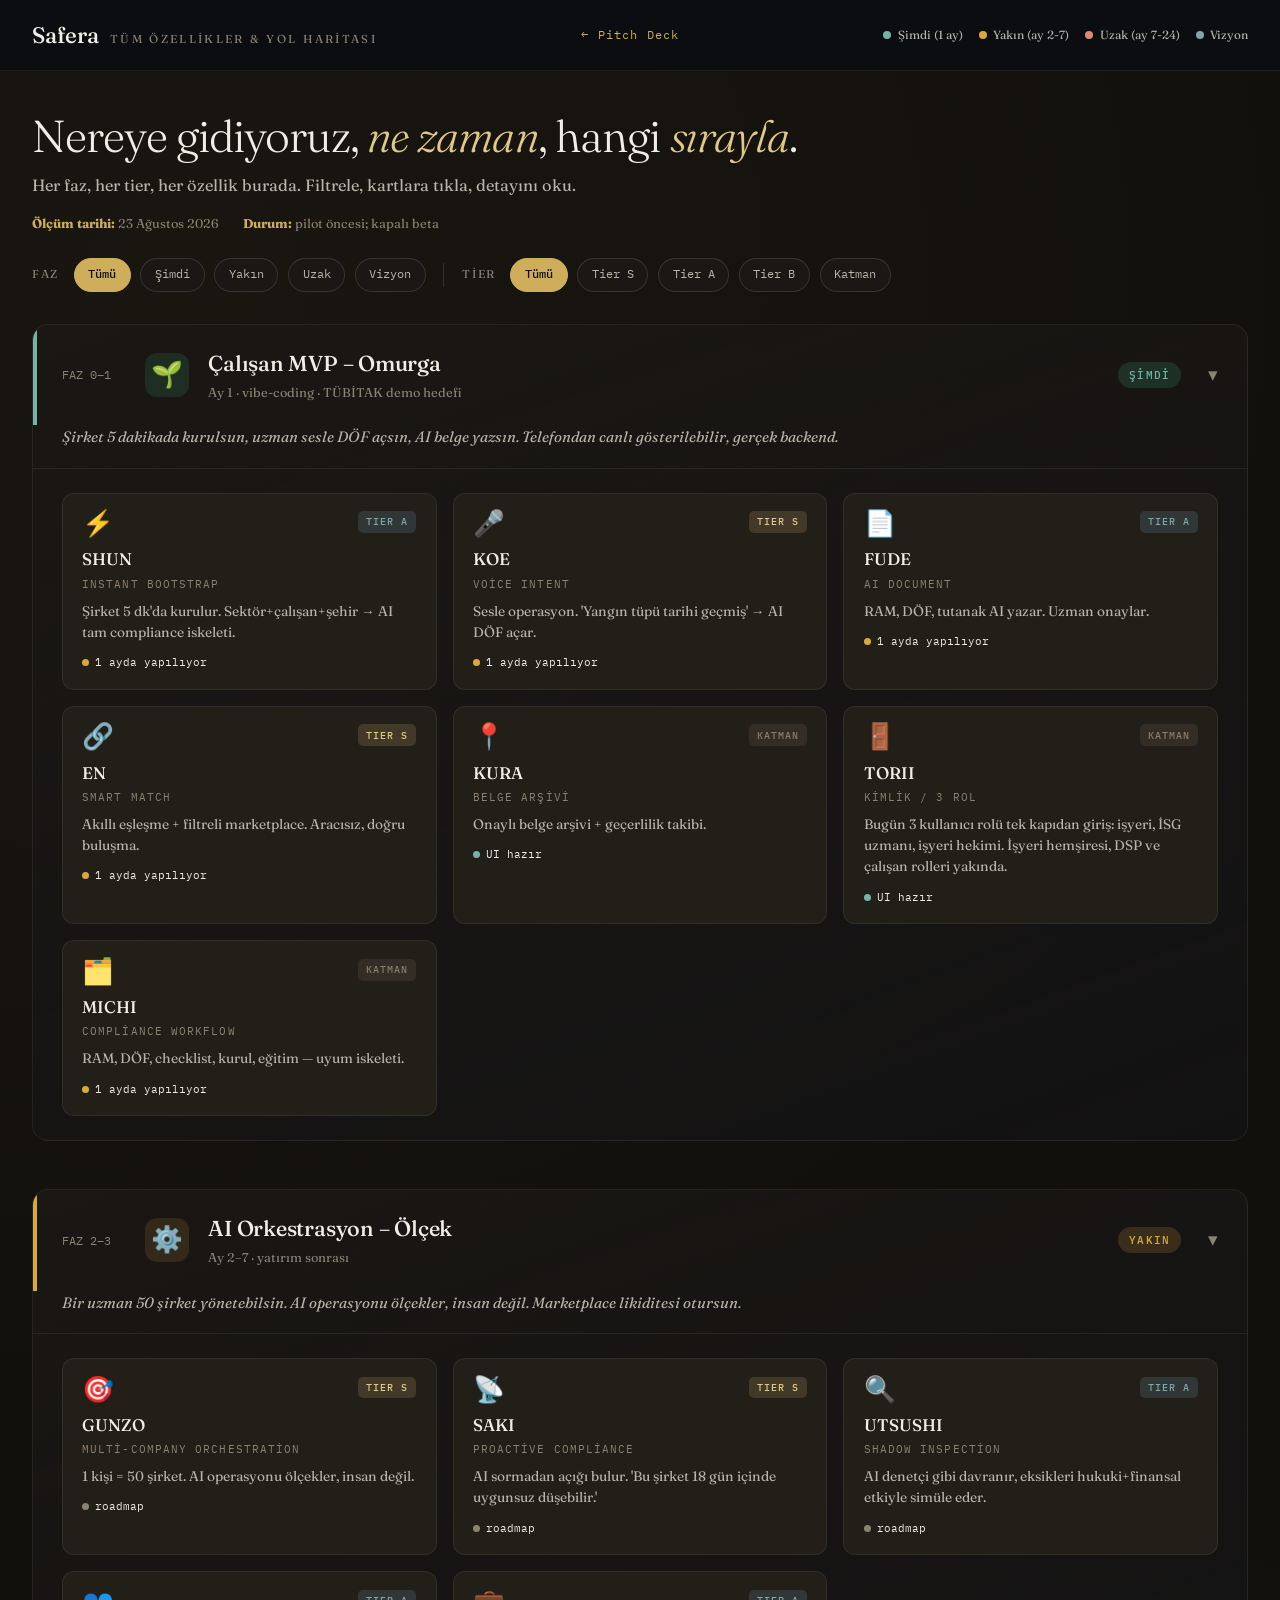
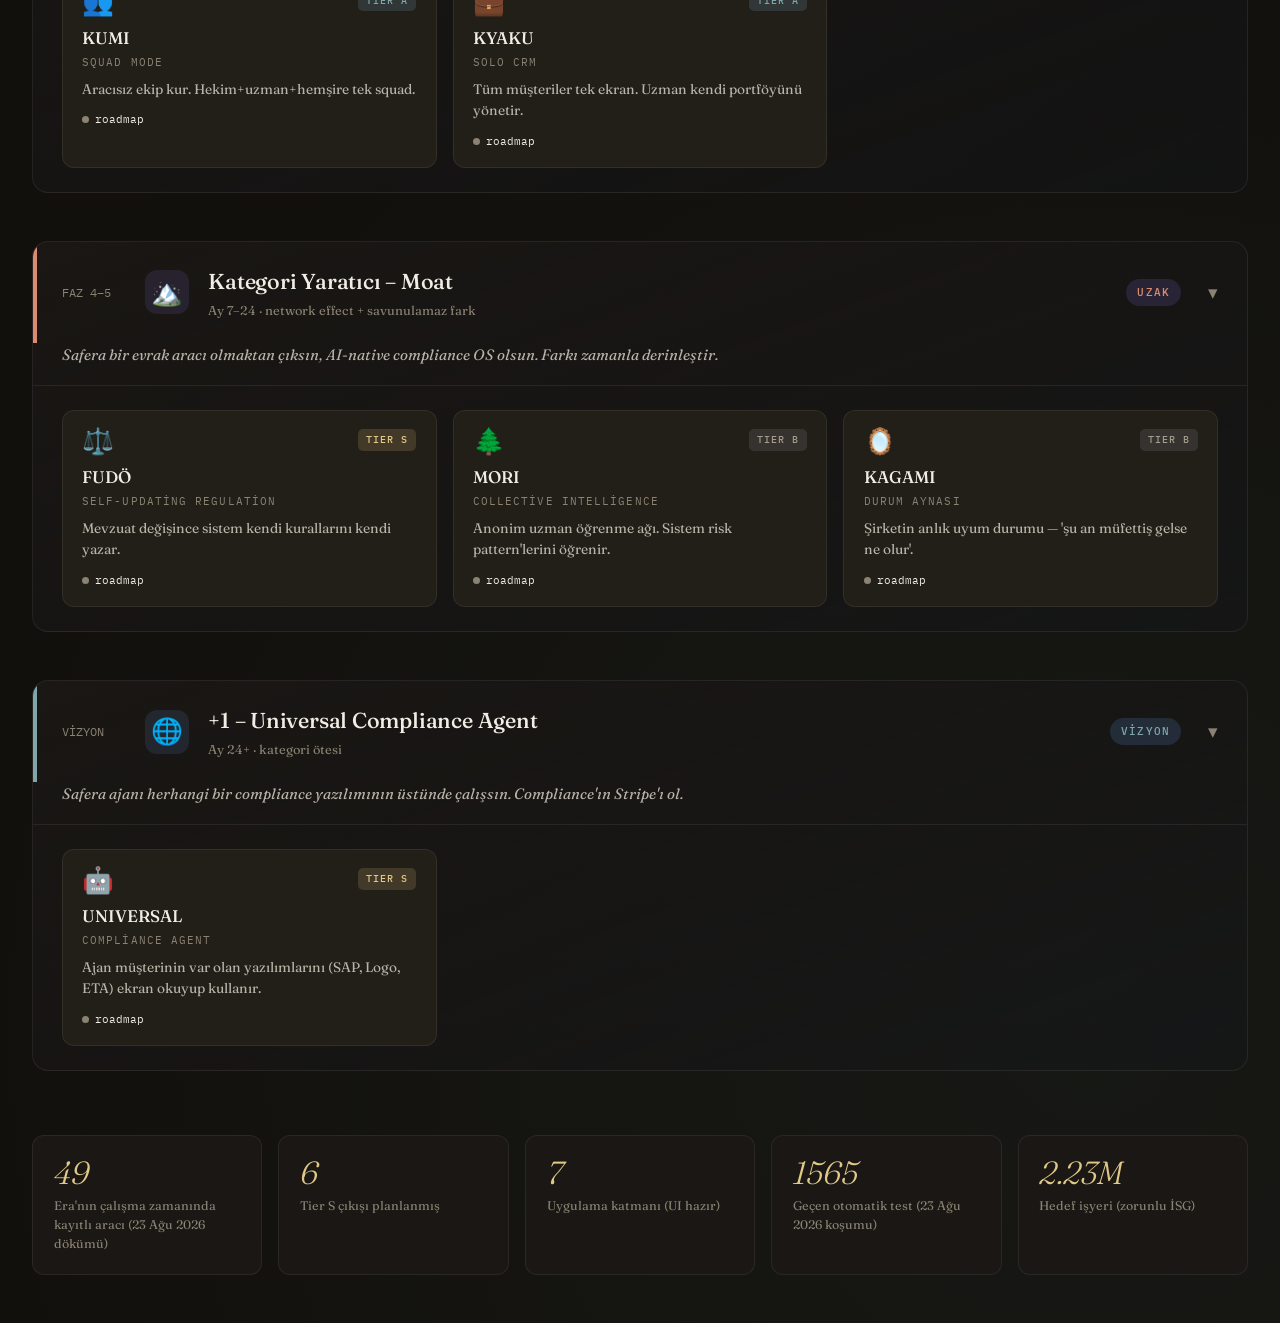
<file: roadmap.html>
<!DOCTYPE html>
<html lang="tr">
<head>
<meta charset="UTF-8">
<link rel="icon" type="image/png" href="img/icon.png">
<link rel="apple-touch-icon" href="img/icon.png">
<meta name="viewport" content="width=device-width, initial-scale=1.0">
<title>Safera — Tüm Özellikler & Yol Haritası</title>
<meta name="robots" content="noindex,nofollow">
<link rel="preconnect" href="https://fonts.googleapis.com">
<link rel="preconnect" href="https://fonts.gstatic.com" crossorigin>
<link href="https://fonts.googleapis.com/css2?family=Fraunces:ital,opsz,wght@0,9..144,300;0,9..144,400;0,9..144,500;0,9..144,600;1,9..144,400&family=IBM+Plex+Mono:wght@400;500&display=swap" rel="stylesheet">
<style>
:root{
  --bg:#12100D; --bg2:#1A1714; --bg3:#221E18; --bg4:#2A251E;
  --line:rgba(255,255,255,.07); --line2:rgba(255,255,255,.12);
  --ink:#F0EDE5; --ink2:#B8B4A8; --mut:#8A8272;
  --gold:#CFAE5B; --gold-lt:#E0C988; --gold-dk:#8E6E2F;
  --p-now:#74B4A6; --p-soon:#D9A93C; --p-far:#DC8B70; --p-vision:#7FA6AA;
  --t-s:#E0C988; --t-a:#7FA6AA; --t-b:#A39C8D; --t-layer:#8A7D6B;
}
*{margin:0;padding:0;box-sizing:border-box}
body{font-family:'Fraunces',serif;background:var(--bg);color:var(--ink);line-height:1.55;
  background-image:radial-gradient(circle at 15% 10%,rgba(207,174,91,.04),transparent 40%),
    radial-gradient(circle at 85% 90%,rgba(116,180,166,.05),transparent 40%);min-height:100vh}
::selection{background:var(--gold);color:var(--bg)}
.mono{font-family:'IBM Plex Mono',monospace}

header{position:sticky;top:0;z-index:50;background:rgba(13,14,18,.92);
  backdrop-filter:blur(14px);border-bottom:1px solid var(--line);padding:1.1rem 2rem}
.hwrap{max-width:1400px;margin:0 auto;display:flex;justify-content:space-between;align-items:center;gap:1rem;flex-wrap:wrap}
.brand{display:flex;align-items:baseline;gap:.7rem}
.brand .n{font-size:1.4rem;font-weight:500}
.brand .sub{font-size:.72rem;color:var(--mut);letter-spacing:.2em;text-transform:uppercase}
.back{font-family:'IBM Plex Mono',monospace;font-size:.72rem;color:var(--gold);text-decoration:none;letter-spacing:.1em}
.back:hover{color:var(--gold-lt)}
.legend{display:flex;gap:1rem;font-size:.74rem;color:var(--ink2);flex-wrap:wrap}
.legend .li{display:flex;align-items:center;gap:.4rem}
.dot{width:8px;height:8px;border-radius:50%}

.intro{max-width:1400px;margin:2.5rem auto 1rem;padding:0 2rem}
.intro h1{font-size:clamp(1.8rem,4vw,2.8rem);font-weight:300;letter-spacing:-.02em;line-height:1.1;margin-bottom:.8rem}
.intro h1 em{font-style:italic;color:var(--gold-lt)}
.intro p{color:var(--ink2);max-width:780px;font-size:1.02rem}
.intro .meta{margin-top:1rem;display:flex;gap:1.5rem;flex-wrap:wrap;font-size:.8rem;color:var(--mut)}
.intro .meta b{color:var(--gold)}

.controls{max-width:1400px;margin:1.5rem auto;padding:0 2rem;display:flex;gap:.6rem;flex-wrap:wrap;align-items:center}
.ctl-label{font-size:.72rem;color:var(--mut);letter-spacing:.15em;text-transform:uppercase;margin-right:.3rem}
.chip{font-family:'IBM Plex Mono',monospace;font-size:.76rem;padding:.4rem .85rem;border:1px solid var(--line2);
  border-radius:100px;background:var(--bg2);color:var(--ink2);cursor:pointer;transition:.2s;user-select:none}
.chip:hover{border-color:var(--gold-dk);color:var(--ink)}
.chip.active{background:var(--gold);color:var(--bg);border-color:var(--gold);font-weight:500}

.timeline{max-width:1400px;margin:2rem auto 4rem;padding:0 2rem}

.phase{margin-bottom:3rem;border-radius:16px;overflow:hidden;
  border:1px solid var(--line);background:linear-gradient(160deg,var(--bg2),rgba(20,22,28,.4))}
.phase.hidden{display:none}
.phase-head{padding:1.4rem 1.8rem;display:flex;align-items:center;gap:1.2rem;cursor:pointer;position:relative}
.phase-head::before{content:'';position:absolute;left:0;top:0;bottom:0;width:4px}
.phase[data-phase="now"]  .phase-head::before{background:var(--p-now)}
.phase[data-phase="soon"] .phase-head::before{background:var(--p-soon)}
.phase[data-phase="far"]  .phase-head::before{background:var(--p-far)}
.phase[data-phase="vision"] .phase-head::before{background:var(--p-vision)}
.phase-num{font-family:'IBM Plex Mono',monospace;font-size:.78rem;color:var(--mut);min-width:64px}
.phase-icon{width:44px;height:44px;border-radius:12px;display:flex;align-items:center;justify-content:center;font-size:1.6rem;flex-shrink:0}
.phase[data-phase="now"]    .phase-icon{background:rgba(63,178,127,.14);color:var(--p-now)}
.phase[data-phase="soon"]   .phase-icon{background:rgba(217,154,60,.14);color:var(--p-soon)}
.phase[data-phase="far"]    .phase-icon{background:rgba(125,107,212,.14);color:var(--p-far)}
.phase[data-phase="vision"] .phase-icon{background:rgba(90,143,214,.14);color:var(--p-vision)}
.phase-title{flex:1}
.phase-title h2{font-size:1.35rem;font-weight:500;letter-spacing:-.01em}
.phase-title .when{font-size:.8rem;color:var(--mut);margin-top:.15rem}
.phase-badge{font-family:'IBM Plex Mono',monospace;font-size:.68rem;padding:.3rem .7rem;border-radius:100px;
  letter-spacing:.1em;text-transform:uppercase;font-weight:500}
.phase[data-phase="now"]    .phase-badge{background:rgba(63,178,127,.18);color:var(--p-now)}
.phase[data-phase="soon"]   .phase-badge{background:rgba(217,154,60,.18);color:var(--p-soon)}
.phase[data-phase="far"]    .phase-badge{background:rgba(125,107,212,.18);color:var(--p-far)}
.phase[data-phase="vision"] .phase-badge{background:rgba(90,143,214,.18);color:var(--p-vision)}
.phase-toggle{color:var(--mut);font-size:1.2rem;transition:.3s;margin-left:.5rem}
.phase.collapsed .phase-toggle{transform:rotate(-90deg)}
.phase-goal{padding:0 1.8rem 1.2rem;color:var(--ink2);font-size:.94rem;font-style:italic;border-bottom:1px solid var(--line)}
.phase.collapsed .phase-body,.phase.collapsed .phase-goal{display:none}
.phase-body{padding:1.5rem 1.8rem}
.cards{display:grid;grid-template-columns:repeat(auto-fill,minmax(290px,1fr));gap:1rem}

.card{border:1px solid var(--line);border-radius:12px;padding:1.1rem 1.2rem;background:var(--bg3);
  cursor:pointer;transition:.25s;position:relative;overflow:hidden}
.card:hover{border-color:var(--line2);background:var(--bg4);transform:translateY(-2px)}
.card.hidden{display:none}
.card-top{display:flex;align-items:flex-start;justify-content:space-between;gap:.6rem;margin-bottom:.6rem}
.card-icon{font-size:1.6rem;line-height:1}
.card[data-tier="s"]     .card-icon{color:var(--t-s)}
.card[data-tier="a"]     .card-icon{color:var(--t-a)}
.card[data-tier="b"]     .card-icon{color:var(--t-b)}
.card[data-tier="layer"] .card-icon{color:var(--t-layer)}
.tier-tag{font-family:'IBM Plex Mono',monospace;font-size:.62rem;padding:.2rem .5rem;border-radius:5px;
  letter-spacing:.1em;font-weight:500;white-space:nowrap}
.card[data-tier="s"]     .tier-tag{background:rgba(230,201,122,.16);color:var(--t-s)}
.card[data-tier="a"]     .tier-tag{background:rgba(127,179,212,.16);color:var(--t-a)}
.card[data-tier="b"]     .tier-tag{background:rgba(154,154,166,.16);color:var(--t-b)}
.card[data-tier="layer"] .tier-tag{background:rgba(138,125,107,.16);color:var(--t-layer)}
.card h3{font-size:1.05rem;font-weight:500;margin-bottom:.2rem}
.card .rom{font-family:'IBM Plex Mono',monospace;font-size:.68rem;color:var(--mut);letter-spacing:.1em;text-transform:uppercase}
.card .desc{font-size:.86rem;color:var(--ink2);margin-top:.5rem}
.card .status{margin-top:.7rem;display:flex;align-items:center;gap:.4rem;font-family:'IBM Plex Mono',monospace;font-size:.68rem}
.status-dot{width:7px;height:7px;border-radius:50%}
.s-done{background:var(--p-now)}
.s-build{background:var(--p-soon)}
.s-todo{background:var(--mut)}

.modal-bg{position:fixed;inset:0;background:rgba(5,6,9,.8);backdrop-filter:blur(6px);z-index:100;
  display:none;align-items:center;justify-content:center;padding:2rem}
.modal-bg.open{display:flex}
.modal{max-width:620px;width:100%;max-height:85vh;overflow-y:auto;background:var(--bg2);
  border:1px solid var(--line2);border-radius:18px;padding:2rem}
.modal-head{display:flex;align-items:flex-start;gap:1.2rem;margin-bottom:1.2rem;padding-bottom:1.2rem;border-bottom:1px solid var(--line)}
.modal-icon{font-size:3rem;line-height:1}
.modal-head h2{font-size:1.5rem;font-weight:500}
.modal-head .rom{font-family:'IBM Plex Mono',monospace;font-size:.74rem;color:var(--mut);letter-spacing:.12em;text-transform:uppercase;margin-top:.2rem}
.modal-close{margin-left:auto;background:var(--bg4);border:none;color:var(--ink2);width:34px;height:34px;
  border-radius:9px;cursor:pointer;font-size:1.1rem;transition:.2s}
.modal-close:hover{background:var(--gold);color:var(--bg)}
.modal-sec{margin-bottom:1.1rem}
.modal-sec .lbl{font-family:'IBM Plex Mono',monospace;font-size:.66rem;color:var(--gold);letter-spacing:.15em;text-transform:uppercase;margin-bottom:.4rem}
.modal-sec p{font-size:.94rem;color:var(--ink2)}
.modal-sec.limit .lbl{color:var(--p-soon)}
.modal-meta{display:flex;gap:.6rem;flex-wrap:wrap;margin-top:.3rem}
.mtag{font-family:'IBM Plex Mono',monospace;font-size:.7rem;padding:.3rem .6rem;border-radius:6px;background:var(--bg4);color:var(--ink2)}

.summary{max-width:1400px;margin:0 auto 3rem;padding:0 2rem}
.sgrid{display:grid;grid-template-columns:repeat(auto-fit,minmax(200px,1fr));gap:1rem}
.scard{border:1px solid var(--line);border-radius:12px;padding:1.3rem;background:var(--bg2)}
.scard .v{font-size:2rem;font-weight:300;font-style:italic;color:var(--gold-lt);line-height:1}
.scard .l{font-size:.78rem;color:var(--mut);margin-top:.4rem}

.fnote{max-width:1400px;margin:0 auto 4rem;padding:1.5rem 2rem;border-top:1px solid var(--line);
  color:var(--mut);font-size:.84rem;font-style:italic}
.fnote b{color:var(--ink2);font-style:normal}

@media(max-width:640px){
  header{padding:.9rem 1rem}
  .intro,.controls,.timeline,.summary,.fnote{padding-left:1rem;padding-right:1rem}
  .cards{grid-template-columns:1fr}
  .legend{font-size:.68rem;gap:.7rem}
  .phase-head{flex-wrap:wrap;gap:.7rem}
}
</style>
</head>
<body>

<header>
  <div class="hwrap">
    <div class="brand">
      <span class="n">Safera</span>
      <span class="sub">Tüm Özellikler &amp; Yol Haritası</span>
    </div>
    <a href="./deck.html" class="back">← Pitch Deck</a>
    <div class="legend">
      <span class="li"><span class="dot" style="background:var(--p-now)"></span> Şimdi (1 ay)</span>
      <span class="li"><span class="dot" style="background:var(--p-soon)"></span> Yakın (ay 2-7)</span>
      <span class="li"><span class="dot" style="background:var(--p-far)"></span> Uzak (ay 7-24)</span>
      <span class="li"><span class="dot" style="background:var(--p-vision)"></span> Vizyon</span>
    </div>
  </div>
</header>

<section class="intro">
  <h1>Nereye gidiyoruz, <em>ne zaman</em>, hangi <em>sırayla</em>.</h1>
  <p>Her faz, her tier, her özellik burada. Filtrele, kartlara tıkla, detayını oku.</p>
  <div class="meta">
    <span><b>Ölçüm tarihi:</b> 23 Ağustos 2026</span>
    <span><b>Durum:</b> pilot öncesi; kapalı beta</span>
  </div>
</section>

<div class="controls">
  <span class="ctl-label">Faz</span>
  <span class="chip active" data-filter="phase" data-val="all">Tümü</span>
  <span class="chip" data-filter="phase" data-val="now">Şimdi</span>
  <span class="chip" data-filter="phase" data-val="soon">Yakın</span>
  <span class="chip" data-filter="phase" data-val="far">Uzak</span>
  <span class="chip" data-filter="phase" data-val="vision">Vizyon</span>
  <span style="width:1px;height:24px;background:var(--line2);margin:0 .5rem"></span>
  <span class="ctl-label">Tier</span>
  <span class="chip active" data-filter="tier" data-val="all">Tümü</span>
  <span class="chip" data-filter="tier" data-val="s">Tier S</span>
  <span class="chip" data-filter="tier" data-val="a">Tier A</span>
  <span class="chip" data-filter="tier" data-val="b">Tier B</span>
  <span class="chip" data-filter="tier" data-val="layer">Katman</span>
</div>

<div class="timeline" id="timeline"></div>

<section class="summary">
  <div class="sgrid">
    <div class="scard"><div class="v" data-olcum="era_tool">49</div><div class="l">Era'nın çalışma zamanında kayıtlı aracı (23 Ağu 2026 dökümü)</div></div>
    <div class="scard"><div class="v">6</div><div class="l">Tier S çıkışı planlanmış</div></div>
    <div class="scard"><div class="v">7</div><div class="l">Uygulama katmanı (UI hazır)</div></div>
    <div class="scard"><div class="v" data-olcum="flutter_test">1565</div><div class="l">Geçen otomatik test (23 Ağu 2026 koşumu)</div></div>
    <div class="scard"><div class="v">2.23M</div><div class="l">Hedef işyeri (zorunlu İSG)</div></div>
  </div>
</section>



<div class="modal-bg" id="modal">
  <div class="modal" id="modalContent"></div>
</div>

<script>
var DATA = [
  {
    phase:"now", num:"FAZ 0–1", icon:"🌱", title:"Çalışan MVP – Omurga",
    when:"Ay 1 · vibe-coding · TÜBİTAK demo hedefi",
    goal:"Şirket 5 dakikada kurulsun, uzman sesle DÖF açsın, AI belge yazsın. Telefondan canlı gösterilebilir, gerçek backend.",
    items:[
      {icon:"⚡",tier:"a",name:"SHUN",rom:"Instant Bootstrap",status:"build",
       desc:"Şirket 5 dk'da kurulur. Sektör+çalışan+şehir → AI tam compliance iskeleti.",
       problem:"Şirket İSG kurulumunu bilmiyor, 2 haftalık onboarding korkutucu.",
       design:"Sektör→tehlike sınıfı (kural) + dil modeliyle RAM/eğitim/kurul/yıllık plan iskeleti.",
       tech:"Sunucu tarafı işlev + dil modeli katmanı + işyeri kaydı",
       demo:"⭐⭐⭐ Ana wow anı — '5 dakikada şirket kuruyorum'",
       why:"Demo'nun açılışı. MAMORI'nin somut yüzü."},
      {icon:"🎤",tier:"s",name:"KOE",rom:"Voice Intent",status:"build",
       desc:"Sesle operasyon. 'Yangın tüpü tarihi geçmiş' → AI DÖF açar.",
       problem:"Saha çalışanı eldivenle form dolduramaz; veri girişi en büyük darboğaz.",
       design:"Ses→yazı → niyet sınıflandırma → DÖF/checklist/RAM kararı + mevzuat referansı.",
       tech:"Uygulama içi mikrofon + ses-yazı katmanı + sunucu tarafı işlev",
       demo:"⭐⭐⭐ Ana wow anı — 'sesle DÖF açıyorum'",
       why:"UI'ı bypass eden çekirdek. AI-native iddiasının kanıtı.",
       limit:"Çok gürültüde ses+görsel onay birlikte gerekebilir."},
      {icon:"📄",tier:"a",name:"FUDE",rom:"AI Document",status:"build",
       desc:"RAM, DÖF, tutanak AI yazar. Uzman onaylar.",
       problem:"Uzman zamanının %70'i evrak. İş, işi engelliyor.",
       design:"Context-aware prompt → yapılandırılmış belge içeriği → mevcut PDF generation'a besle.",
       tech:"Sunucu tarafı işlev + dil modeli katmanı + belge kaydı",
       demo:"⭐⭐ 'AI bu RAM'i yazdı'",
       why:"Evrak yükünü kaldıran somut araç."},
      {icon:"🔗",tier:"s",name:"EN",rom:"Smart Match",status:"build",
       desc:"Akıllı eşleşme + filtreli marketplace. Aracısız, doğru buluşma.",
       problem:"Şirket doğru uzmanı bulamıyor; arama maliyeti fiyata biniyor.",
       design:"Çok-faktörlü skor (sektör/lokasyon/müsaitlik/deneyim) + neden açıklaması.",
       tech:"Sunucu tarafı işlev + eşleşme kaydı",
       demo:"⭐⭐ 'doğru uzmanla eşleşti, %96'",
       why:"Şirketle uzmanı doğrudan buluşturan katman. Eşitlikçi (ücretsiz herkes).",
       limit:"Değer likiditeye bağlı; 15.000 hekim ağı cold-start'ı çözer."},
      {icon:"📍",tier:"layer",name:"KURA",rom:"Belge Arşivi",status:"done",
       desc:"Onaylı belge arşivi + geçerlilik takibi.",
       problem:"Denetimde dağınık, süresi geçmiş ya da onaysız belge.",
       design:"PDF arşiv + onay kaydı + geçerlilik tarihi → belge tablosu.",
       tech:"Dosya saklama + belge kaydı + geçerlilik tarihi",
       demo:"⭐ 'onaylı ve süresi geçerli belge'",
       why:"Denetim hazırlığının temeli; süresi dolan belge kendini belli eder."},
      {icon:"🚪",tier:"layer",name:"TORII",rom:"Kimlik / 3 Rol",status:"done",
       desc:"Bugün 3 kullanıcı rolü tek kapıdan giriş: işyeri, İSG uzmanı, işyeri hekimi. İşyeri hemşiresi, DSP ve çalışan rolleri yakında.",
       problem:"Çok paydaşlı sistem tek kimlik katmanı gerektirir.",
       design:"Tek kimlik katmanı + rol tabanlı satır düzeyi yetki.",
       tech:"Kimlik doğrulama + profil kaydı + satır düzeyi yetki",
       demo:"Altyapı — görünmez ama temel",
       why:"Tüm sistemin kapısı."},
      {icon:"🗂️",tier:"layer",name:"MICHI",rom:"Compliance Workflow",status:"build",
       desc:"RAM, DÖF, checklist, kurul, eğitim — uyum iskeleti.",
       problem:"Compliance modülleri dağınık olmamalı.",
       design:"documents tablosu + FUDE bağlantısı.",
       tech:"Belge katmanı + sunucu tarafı işlev",
       demo:"Omurga — FUDE/KOE çıktıları buraya akar",
       why:"İSG operasyonunun kalbi."}
    ]
  },
  {
    phase:"soon", num:"FAZ 2–3", icon:"⚙️", title:"AI Orkestrasyon – Ölçek",
    when:"Ay 2–7 · yatırım sonrası",
    goal:"Bir uzman 50 şirket yönetebilsin. AI operasyonu ölçekler, insan değil. Marketplace likiditesi otursun.",
    items:[
      {icon:"🎯",tier:"s",name:"GUNZO",rom:"Multi-Company Orchestration",status:"todo",
       desc:"1 kişi = 50 şirket. AI operasyonu ölçekler, insan değil.",
       problem:"Uzman tek başına 5 şirketten fazlasına bakamıyor; ölçek operasyon yükünde takılıyor.",
       design:"Multi-tenant state machine + AI scheduler + onay kuyruğu. Sabah toplu onay.",
       tech:"Orkestrasyon motoru + zamanlanmış görev + öncelik sıralama",
       demo:"Demo'da 'yakında' — vizyonun kalbi",
       why:"Ekonomik denklemi tersine çeviren ana özellik (1 emek = 100 kazanç).",
       limit:"Her şirket için gerçek bir insan onayı gerekir (HITL); onay kaydı kim ve ne zaman sorusunu yanıtlar."},
      {icon:"📡",tier:"s",name:"SAKI",rom:"Proactive Compliance",status:"todo",
       desc:"AI sormadan açığı bulur. 'Bu şirket 18 gün içinde uygunsuz düşebilir.'",
       problem:"İnsan bilmediğini soramaz; reaktif sistem geç kalır.",
       design:"Trend analizi (eğitim süresi, DÖF pattern, periyodik) → tahmin → proaktif bildirim.",
       tech:"Eğilim modeli + tetikleyici motor + bildirim",
       demo:"'Yakında' — radar metaforu",
       why:"Compliance'ı 'yapılacaklar' değil 'canlı radar' yapar."},
      {icon:"🔍",tier:"a",name:"UTSUSHI",rom:"Shadow Inspection",status:"todo",
       desc:"AI denetçi gibi davranır, eksikleri hukuki+finansal etkiyle simüle eder.",
       problem:"Şirket denetimde ne çıkacağını bilmiyor, hazırlıksız.",
       design:"Mevzuat corpus + denetçi-persona LLM → sanal denetim raporu.",
       tech:"Kaynaklı erişim korpusu + persona katmanı",
       demo:"'Yakında'",
       why:"Belirsizliği kesinliğe çevirir."},
      {icon:"👥",tier:"a",name:"KUMI",rom:"Squad Mode",status:"todo",
       desc:"Aracısız ekip kur. Hekim+uzman+hemşire tek squad.",
       problem:"Ekip hâlinde çalışmanın bugünkü yolu aracılı modelden geçiyor.",
       design:"Squad oluşturma + görev bölüşümü + AI koordinasyon. Saf yazılım (ödeme/sözleşme yok).",
       tech:"Ekip kaydı + eşleşme + koordinasyon",
       demo:"'Yakında' — HERO özellik",
       why:"Sektör topolojisini değiştirir. Globalde benzerini tespit etmedik (Squad+Solo combo)."},
      {icon:"💼",tier:"a",name:"KYAKU",rom:"Solo CRM",status:"todo",
       desc:"Tüm müşteriler tek ekran. Uzman kendi portföyünü yönetir.",
       problem:"Bireysel uzmanın satış/portföy gücü yok.",
       design:"Müşteri/teklif/görev/gelir tek akış.",
       tech:"Müşteri kaydı + gösterge paneli",
       demo:"'Yakında' — HERO özellik",
       why:"Uzmanın tam bağımsızlığı."}
    ]
  },
  {
    phase:"far", num:"FAZ 4–5", icon:"🏔️", title:"Kategori Yaratıcı – Moat",
    when:"Ay 7–24 · network effect + savunulamaz fark",
    goal:"Safera bir evrak aracı olmaktan çıksın, AI-native compliance OS olsun. Farkı zamanla derinleştir.",
    items:[
      {icon:"⚖️",tier:"s",name:"FUDÖ",rom:"Self-Updating Regulation",status:"todo",
       desc:"Mevzuat değişince sistem kendi kurallarını kendi yazar.",
       problem:"Mevzuat sürekli değişiyor; yazılımlar manuel güncellenir, hep geride.",
       design:"Resmî Gazete crawler + rule-diff + structured extraction + HITL onay → sistem davranışı güncellenir.",
       tech:"Kaynak tarayıcı + kural çıkarımı + onay zinciri",
       demo:"Demo'da HİKAYE — bugün anlatılır (en güçlü moat)",
       why:"Ağustos 2026 taramamızın kapsamında sektörde bir benzerine rastlamadık. Zamanla açılan fark.",
       limit:"Tam otonom değil — her değişiklik uzman onayından geçer."},
      {icon:"🌲",tier:"b",name:"MORI",rom:"Collective Intelligence",status:"todo",
       desc:"Anonim uzman öğrenme ağı. Sistem risk pattern'lerini öğrenir.",
       problem:"Her uzman tekerleği yeniden icat ediyor.",
       design:"Anonimleştirilmiş veri → pattern öğrenme → öneri.",
       tech:"Veri hattı + örüntü öğrenme (uzun vade)",
       demo:"Veri moat — pitch'te 'data flywheel'",
       why:"Veri derinleştikçe sistem daha iyi öneri üretir; fark zamanla birikir."},
      {icon:"🪞",tier:"b",name:"KAGAMI",rom:"Durum Aynası",status:"todo",
       desc:"Şirketin anlık uyum durumu — 'şu an müfettiş gelse ne olur'.",
       problem:"Belirsizlik felç ediyor.",
       design:"Mevcut veriden canlı uyum skoru + eksik listesi. (Reputation değil — sadece durum aynası.)",
       tech:"Skor motoru + gösterge paneli",
       demo:"Destek özelliği",
       why:"Belirsizliği kesinliğe çevirir."}
    ]
  },
  {
    phase:"vision", num:"VİZYON", icon:"🌐", title:"+1 – Universal Compliance Agent",
    when:"Ay 24+ · kategori ötesi",
    goal:"Safera ajanı herhangi bir compliance yazılımının üstünde çalışsın. Compliance'ın Stripe'ı ol.",
    items:[
      {icon:"🤖",tier:"s",name:"UNIVERSAL",rom:"Compliance Agent",status:"todo",
       desc:"Ajan müşterinin var olan yazılımlarını (SAP, Logo, ETA) ekran okuyup kullanır.",
       problem:"Her şirketin farklı eski yazılımı var; entegrasyon cehennemi.",
       design:"Computer Use API + MCP protokolü + vision. 'Logo'dan al, Safera'ye aktar' → ajan yapar.",
       tech:"Ekran okuma ve araç çağrısı katmanı (uzun vade)",
       demo:"Uzun vade vizyonu",
       why:"Yazılım katmanı değil, işletim sistemi olmak. Stripe momenti."}
    ]
  }
];

var tl = document.getElementById('timeline');

function render(){
  tl.innerHTML = DATA.map(function(p, pi){
    return '<div class="phase" data-phase="'+p.phase+'">' +
      '<div class="phase-head" onclick="this.parentElement.classList.toggle(\'collapsed\')">' +
        '<span class="phase-num mono">'+p.num+'</span>' +
        '<span class="phase-icon">'+p.icon+'</span>' +
        '<span class="phase-title"><h2>'+p.title+'</h2><div class="when">'+p.when+'</div></span>' +
        '<span class="phase-badge">'+(p.phase==='now'?'Şimdi':p.phase==='soon'?'Yakın':p.phase==='far'?'Uzak':'Vizyon')+'</span>' +
        '<span class="phase-toggle">▾</span>' +
      '</div>' +
      '<div class="phase-goal">'+p.goal+'</div>' +
      '<div class="phase-body"><div class="cards">' +
        p.items.map(function(it, ii){
          return '<div class="card" data-tier="'+it.tier+'" onclick="openModal('+pi+','+ii+')">' +
            '<div class="card-top">' +
              '<span class="card-icon">'+it.icon+'</span>' +
              '<span class="tier-tag">'+(it.tier==='layer'?'KATMAN':'TIER '+it.tier.toUpperCase())+'</span>' +
            '</div>' +
            '<h3>'+it.name+'</h3>' +
            '<div class="rom">'+it.rom+'</div>' +
            '<div class="desc">'+it.desc+'</div>' +
            '<div class="status">' +
              '<span class="status-dot '+(it.status==='done'?'s-done':it.status==='build'?'s-build':'s-todo')+'"></span>' +
              (it.status==='done'?'UI hazır':it.status==='build'?'1 ayda yapılıyor':'roadmap') +
            '</div>' +
          '</div>';
        }).join('') +
      '</div></div></div>';
  }).join('');
}
render();

function openModal(pi, ii){
  var it = DATA[pi].items[ii];
  var m = document.getElementById('modalContent');
  m.innerHTML =
    '<div class="modal-head">' +
      '<span class="modal-icon" style="color:var(--t-'+(it.tier==='layer'?'layer':it.tier)+')">'+it.icon+'</span>' +
      '<div><h2>'+it.name+'</h2><div class="rom">'+it.rom+' · '+(it.tier==='layer'?'Katman':'Tier '+it.tier.toUpperCase())+'</div></div>' +
      '<button class="modal-close" onclick="closeModal()">✕</button>' +
    '</div>' +
    '<div class="modal-sec"><div class="lbl">Ne yapar</div><p>'+it.desc+'</p></div>' +
    '<div class="modal-sec"><div class="lbl">Hangi problemi çözer</div><p>'+it.problem+'</p></div>' +
    '<div class="modal-sec"><div class="lbl">Tasarım / nasıl çalışır</div><p>'+it.design+'</p></div>' +
    '<div class="modal-sec"><div class="lbl">Teknik</div><div class="modal-meta"><span class="mtag">'+it.tech+'</span></div></div>' +
    '<div class="modal-sec"><div class="lbl">Demo değeri</div><p>'+it.demo+'</p></div>' +
    '<div class="modal-sec"><div class="lbl">Neden önemli</div><p>'+it.why+'</p></div>' +
    (it.limit ? '<div class="modal-sec limit"><div class="lbl">Gerçek sınır</div><p>'+it.limit+'</p></div>' : '');
  document.getElementById('modal').classList.add('open');
}

function closeModal(){
  document.getElementById('modal').classList.remove('open');
}

document.getElementById('modal').addEventListener('click', function(e){
  if(e.target.id === 'modal') closeModal();
});
document.addEventListener('keydown', function(e){
  if(e.key === 'Escape') closeModal();
});

var fPhase = 'all', fTier = 'all';
document.querySelectorAll('.chip').forEach(function(c){
  c.addEventListener('click', function(){
    var type = c.dataset.filter, val = c.dataset.val;
    document.querySelectorAll('.chip[data-filter="'+type+'"]').forEach(function(x){ x.classList.remove('active'); });
    c.classList.add('active');
    if(type === 'phase') fPhase = val; else fTier = val;
    applyFilter();
  });
});

function applyFilter(){
  document.querySelectorAll('.phase').forEach(function(ph){
    var phMatch = fPhase === 'all' || ph.dataset.phase === fPhase;
    var anyVisible = false;
    ph.querySelectorAll('.card').forEach(function(cd){
      var tMatch = fTier === 'all' || cd.dataset.tier === fTier;
      var show = phMatch && tMatch;
      cd.classList.toggle('hidden', !show);
      if(show) anyVisible = true;
    });
    ph.classList.toggle('hidden', !phMatch || (!anyVisible && fTier !== 'all'));
  });
}
</script>
</body>
</html>
</file>
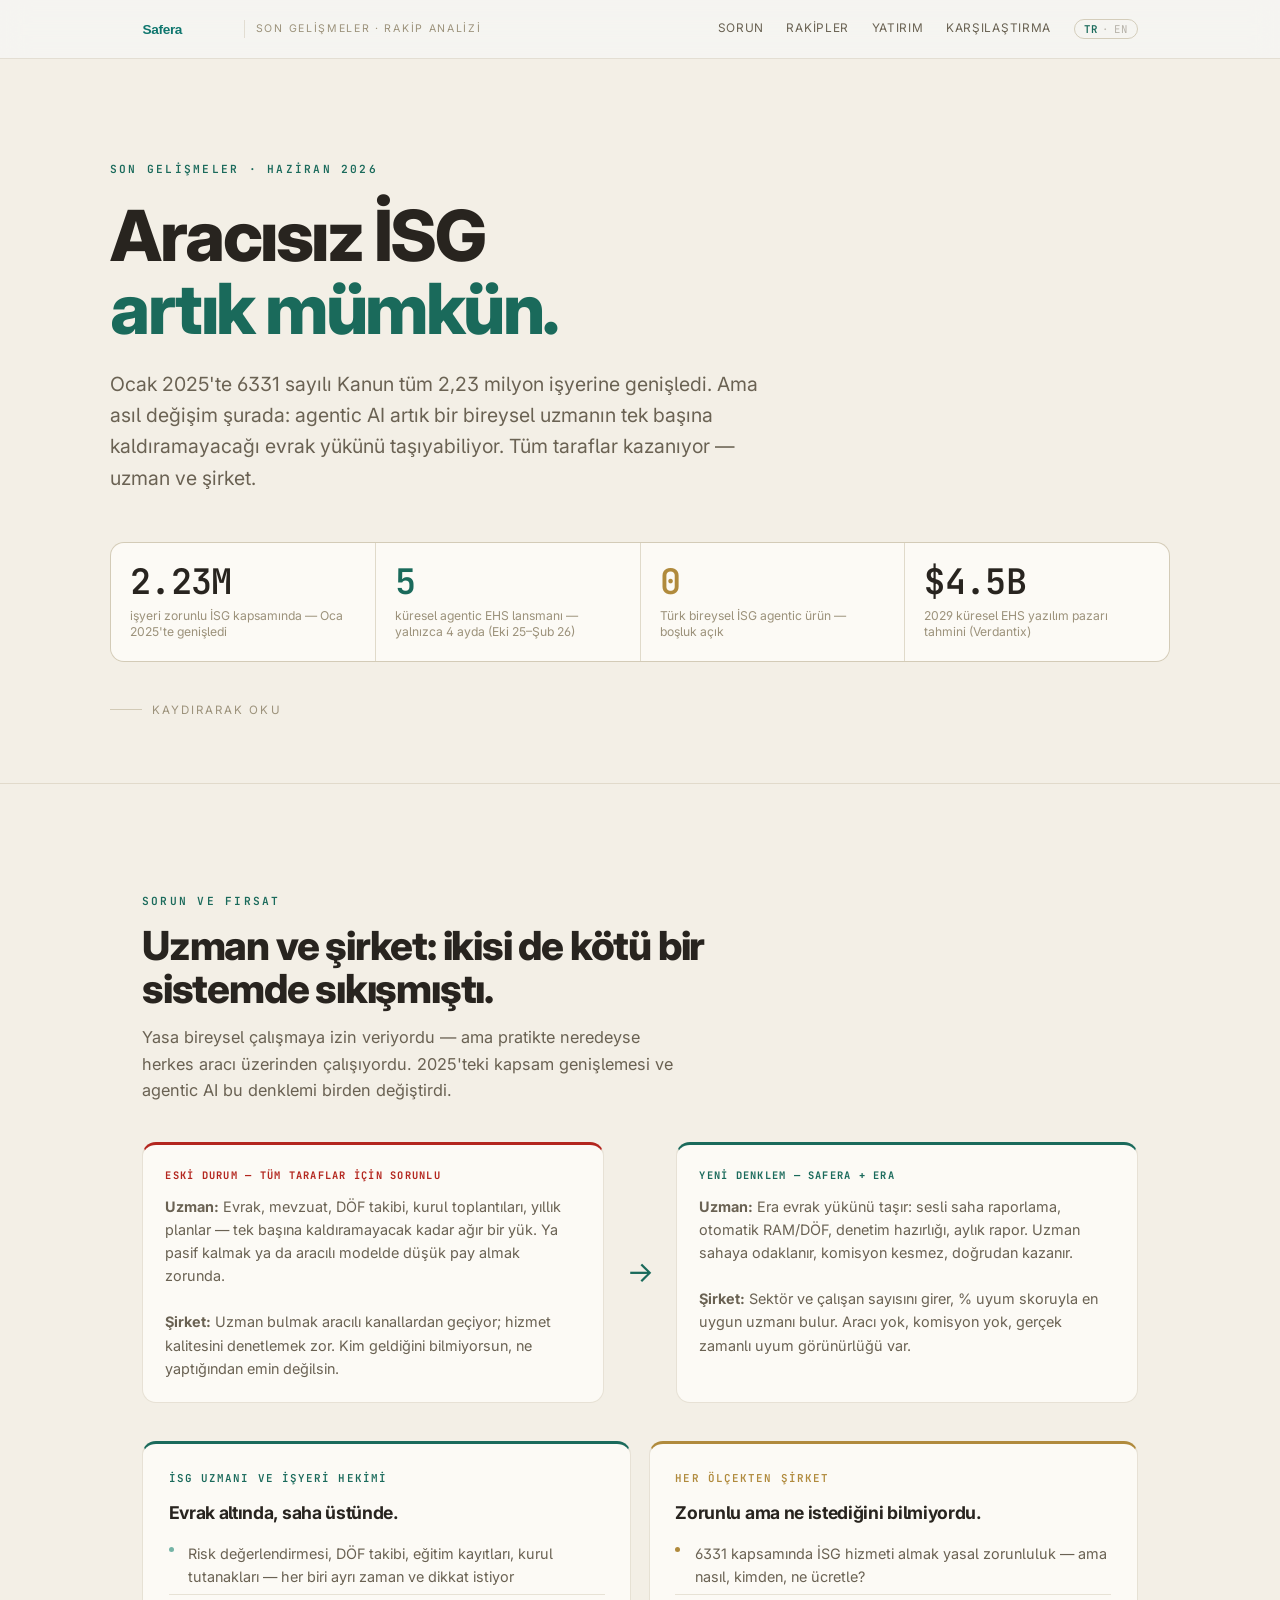
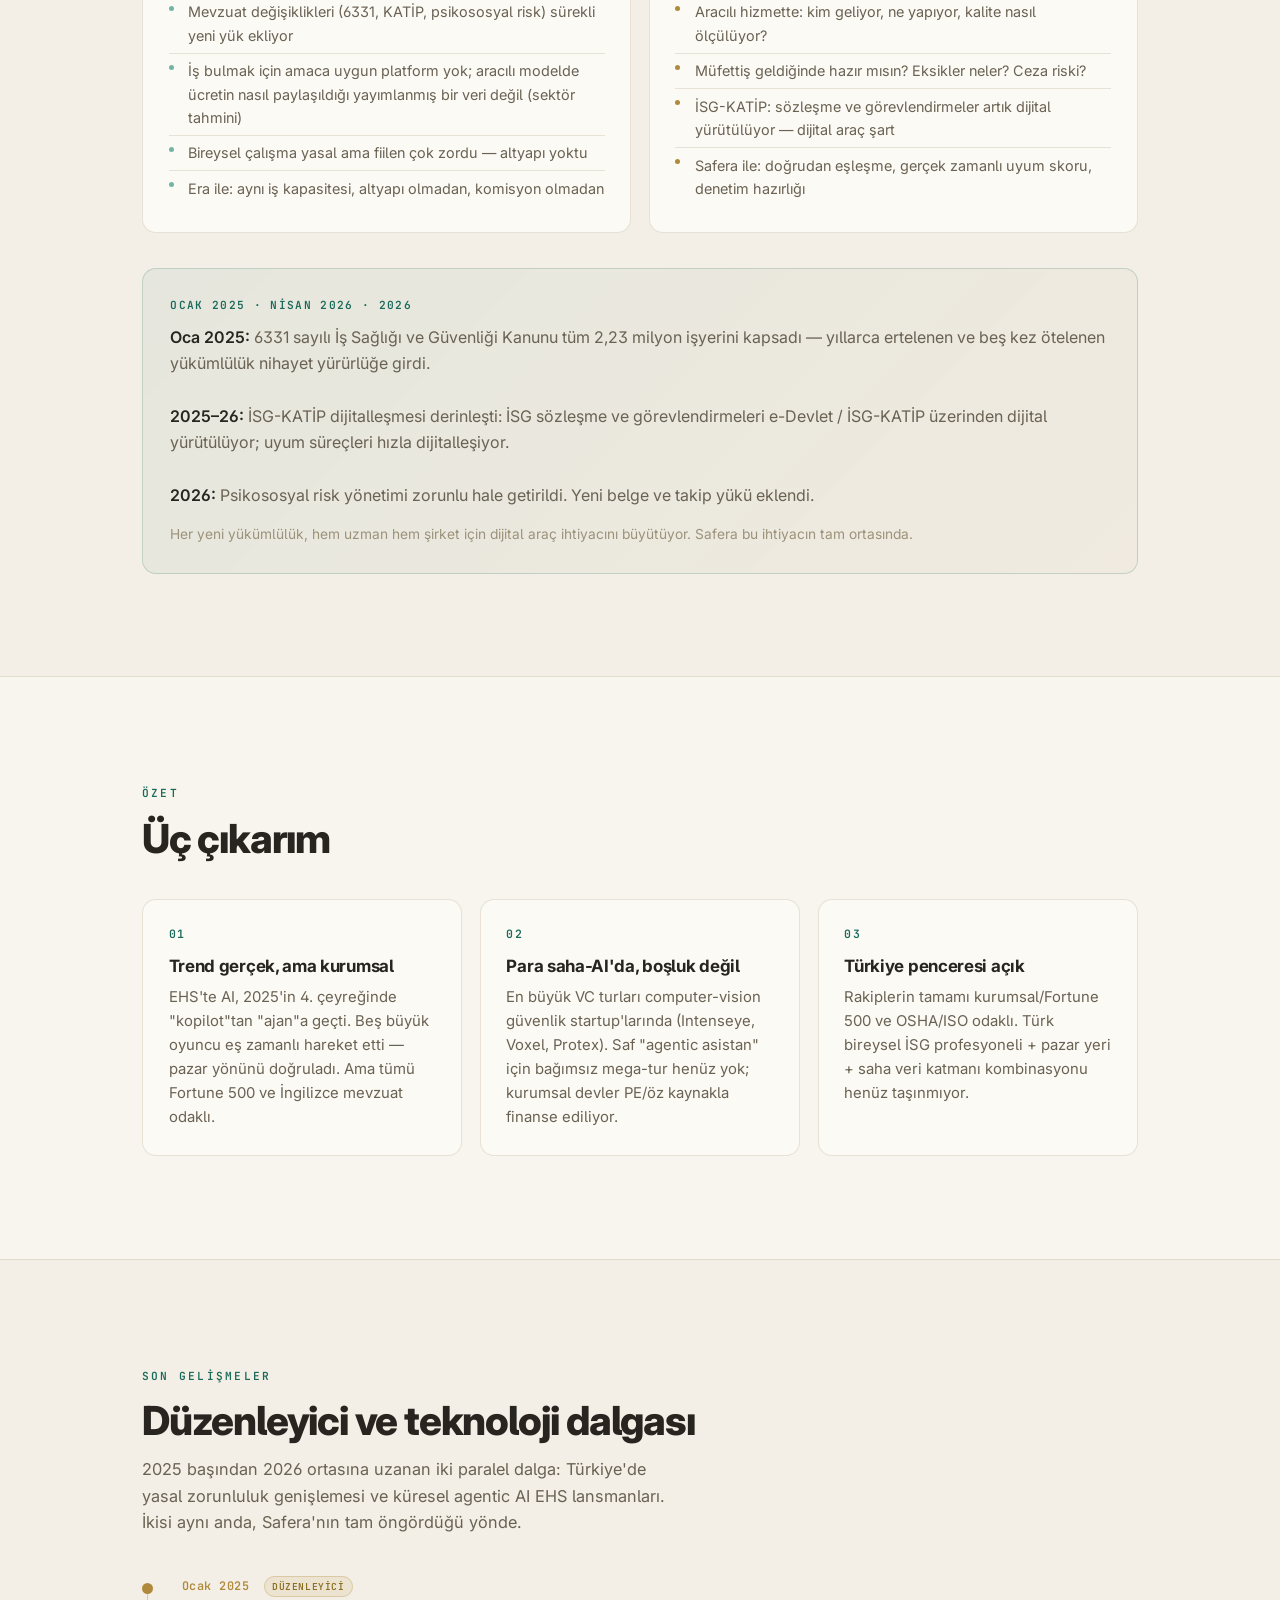
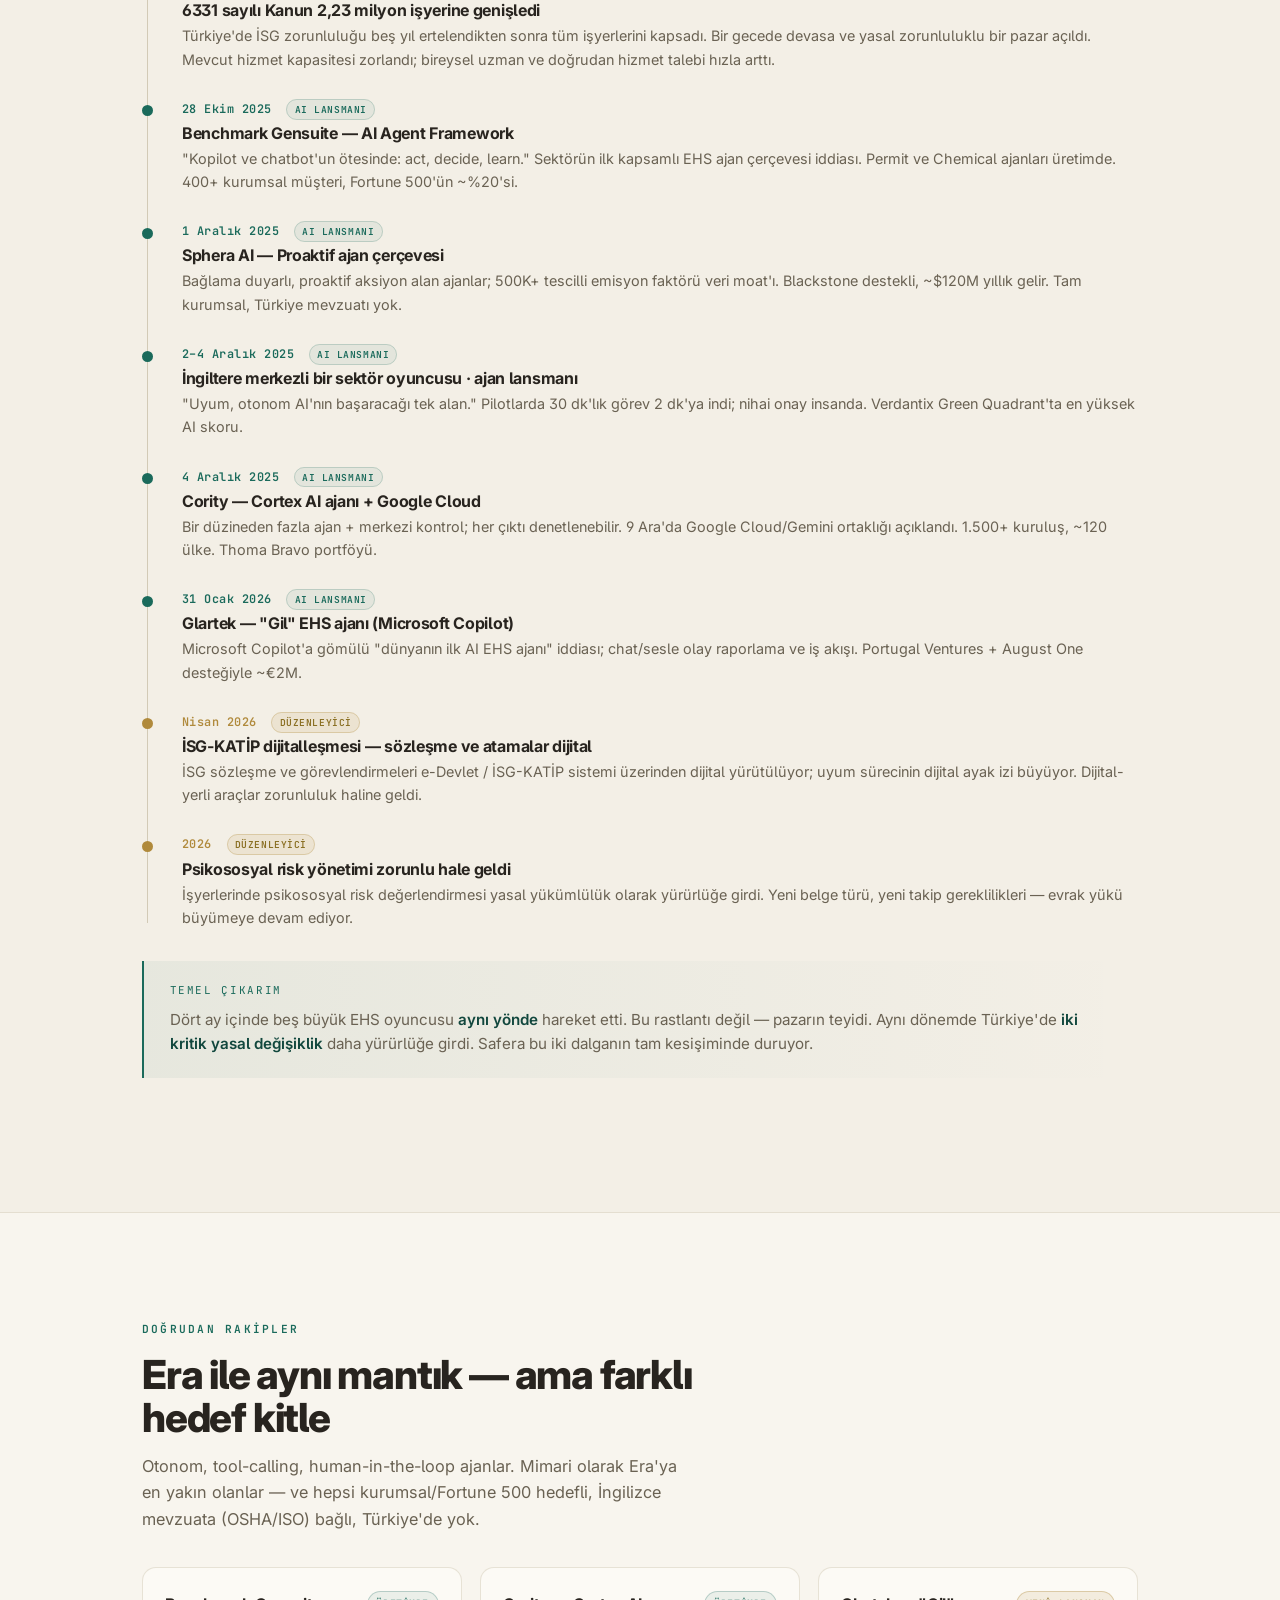
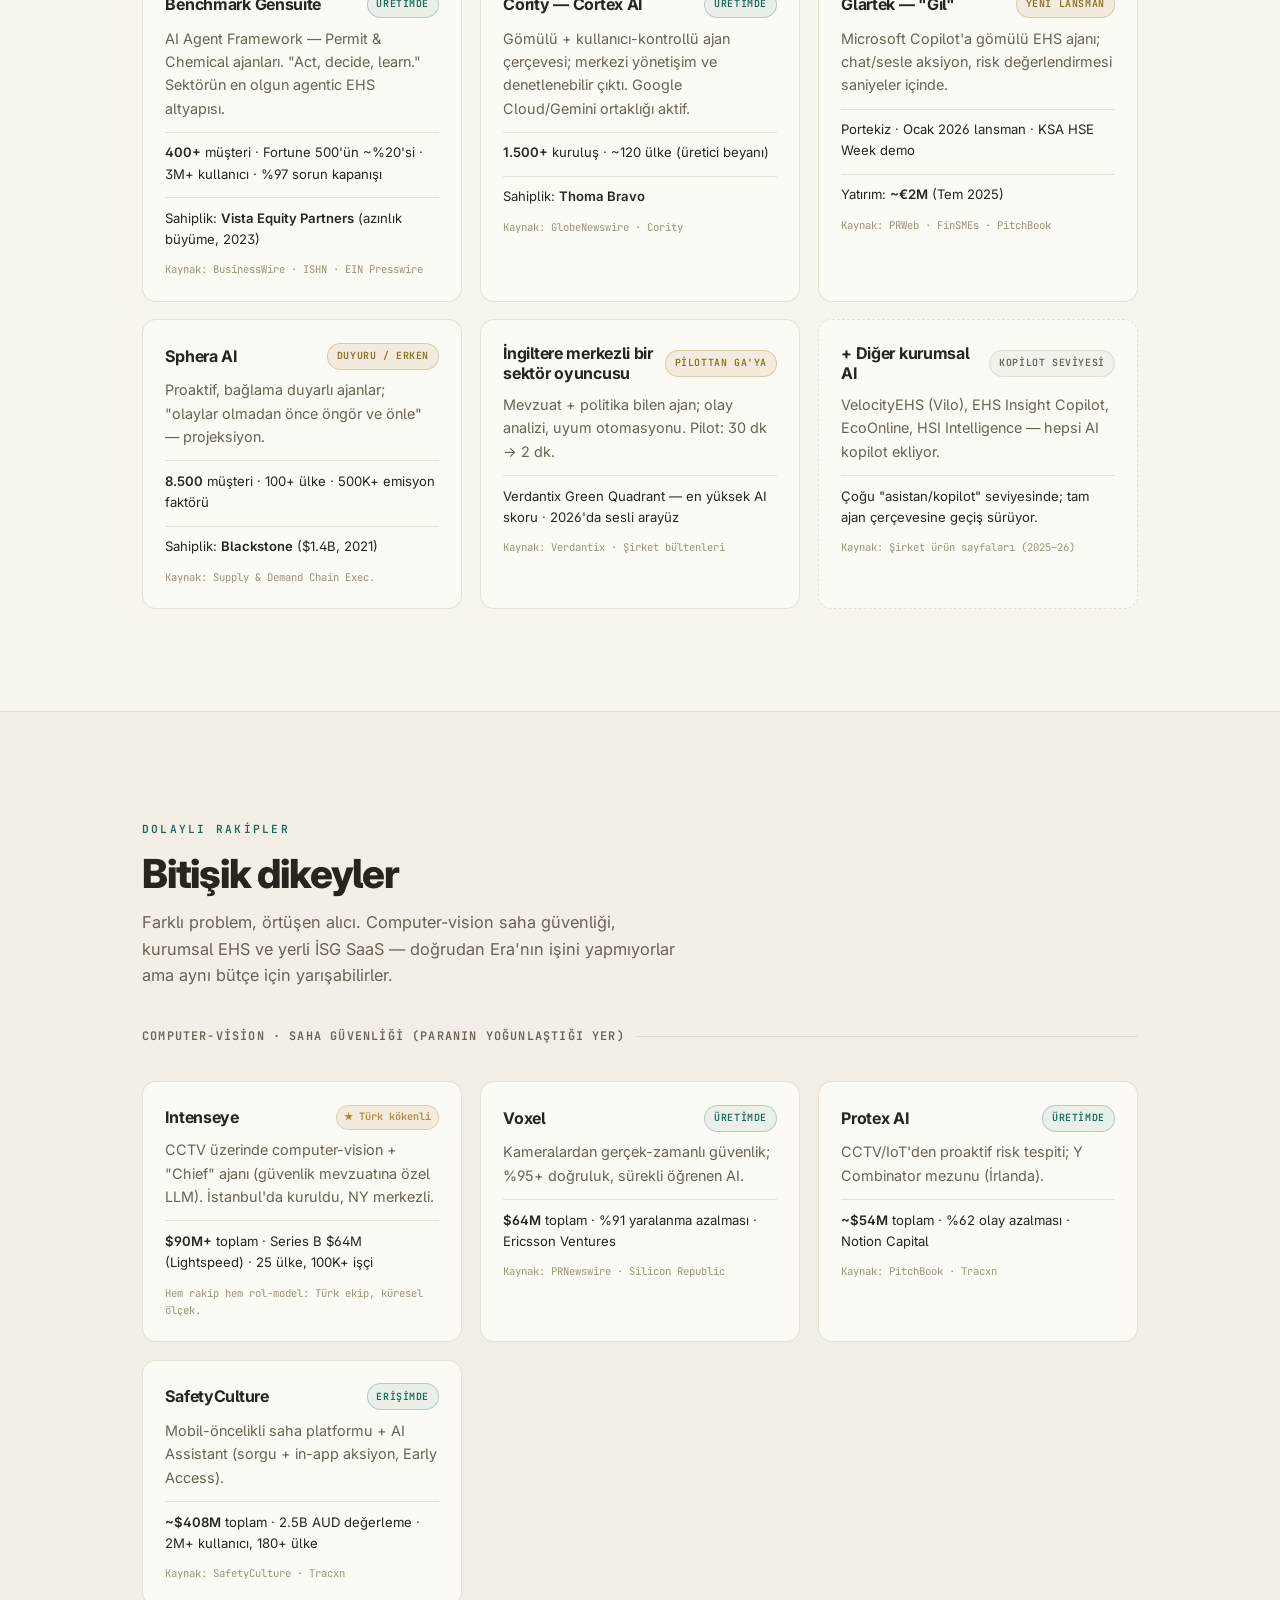
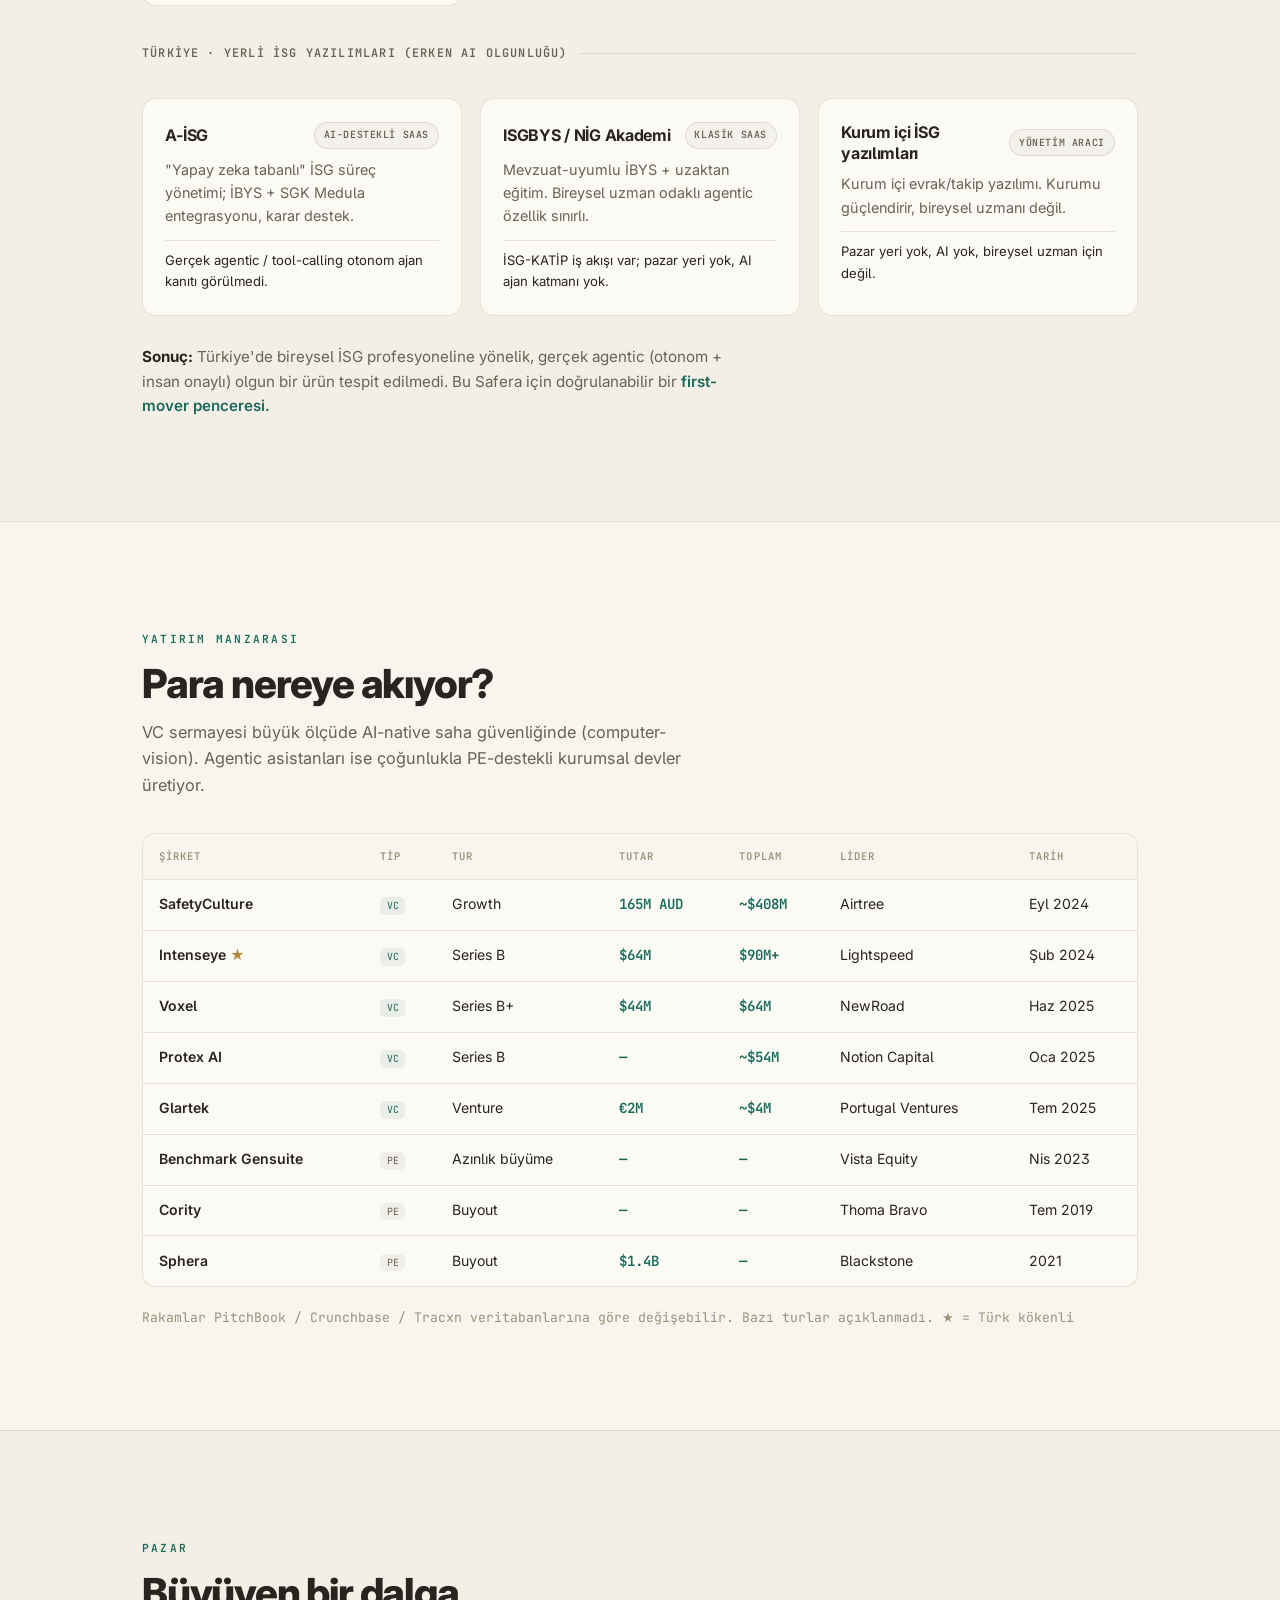
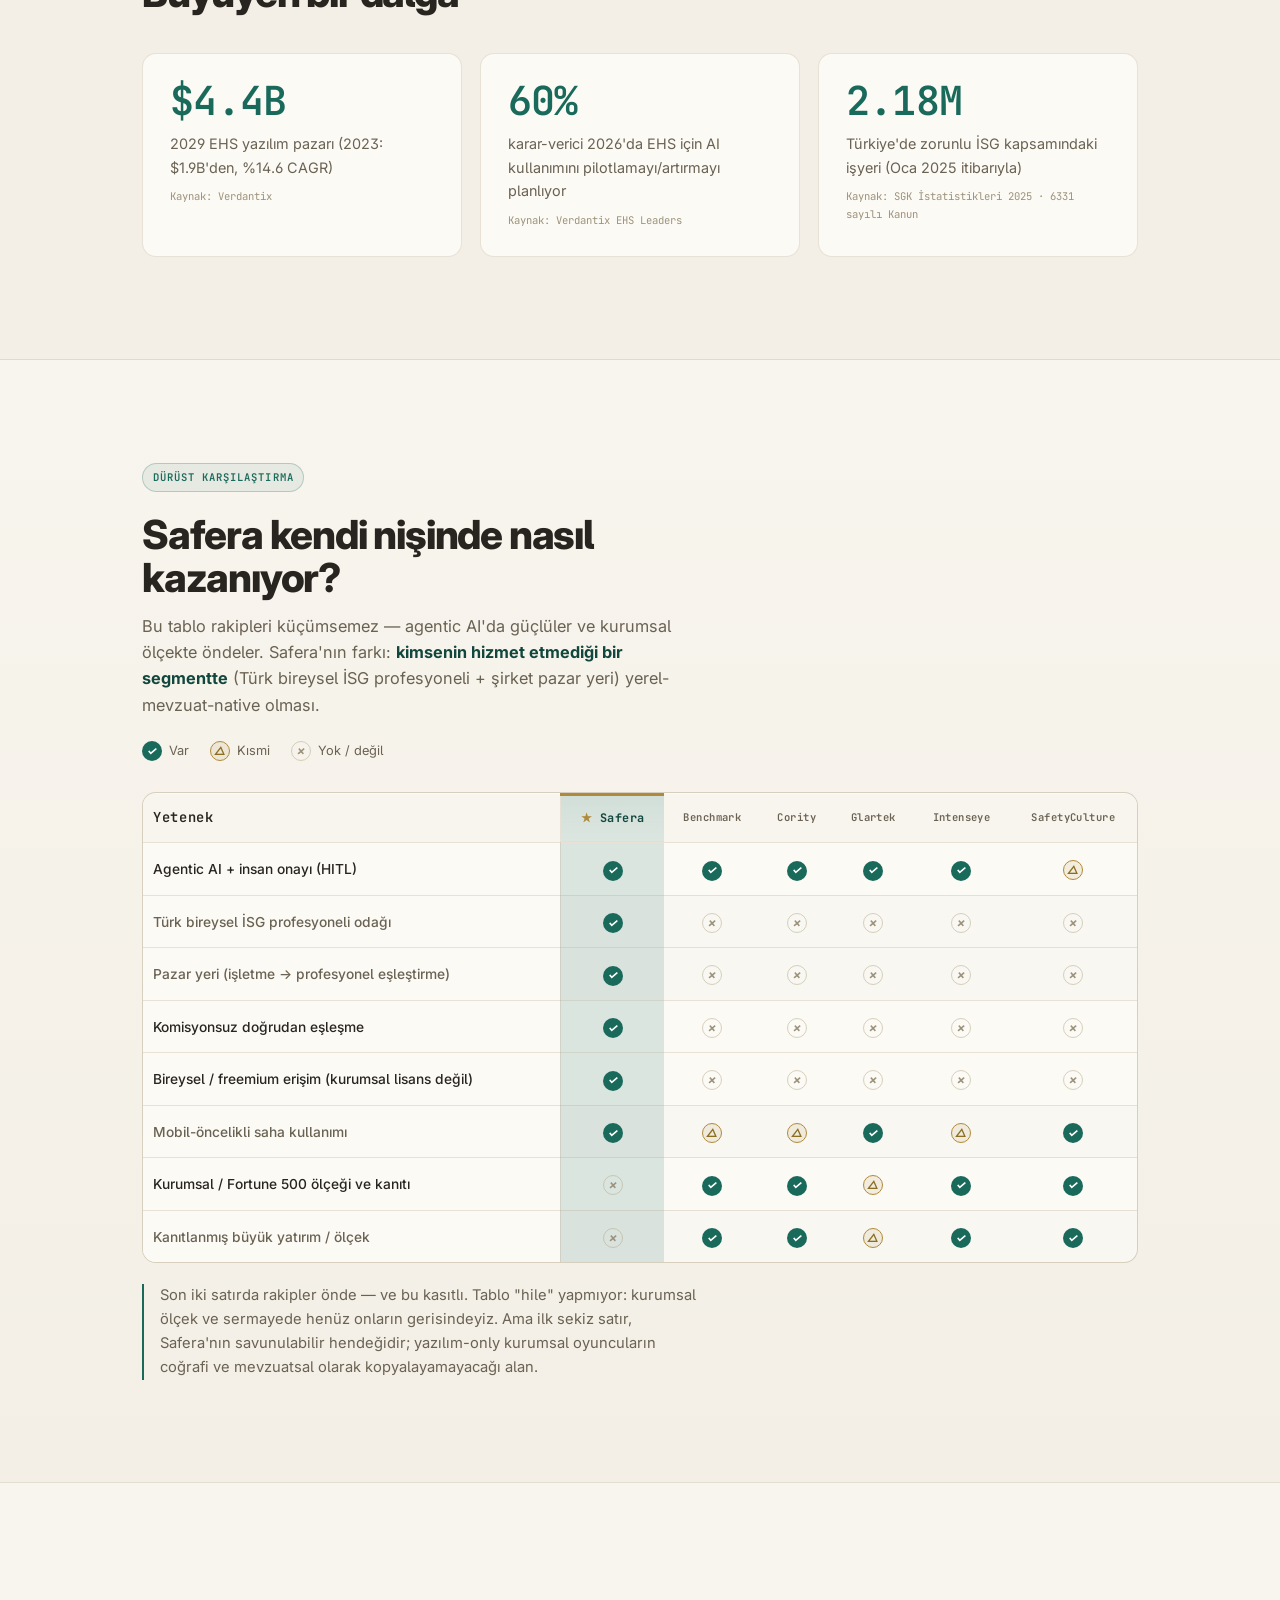
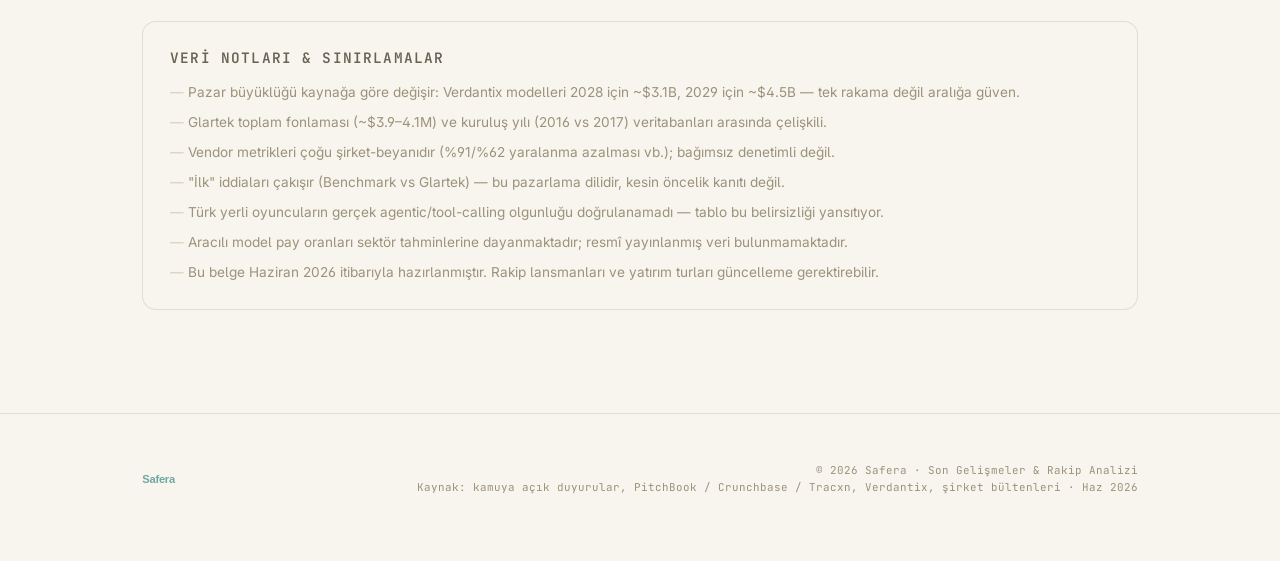
<file: safera-son-gelismeler.html>
<!DOCTYPE html>
<html lang="tr">
<head>
<meta charset="UTF-8">
<link rel="icon" type="image/png" href="img/icon.png">
<link rel="apple-touch-icon" href="img/icon.png">
<meta name="viewport" content="width=device-width, initial-scale=1.0">
<title>Safera — Son Gelişmeler & Rakip Analizi</title>
<meta name="robots" content="noindex,nofollow">
<link rel="preconnect" href="https://fonts.googleapis.com">
<link rel="preconnect" href="https://fonts.gstatic.com" crossorigin>
<link href="https://fonts.googleapis.com/css2?family=Inter:opsz,wght@14..32,400;14..32,500;14..32,600;14..32,700;14..32,800&family=JetBrains+Mono:wght@400;500;600&display=swap" rel="stylesheet">
<style>
:root{
  --bg:#F3EFE6; --surface:#FCFAF5; --surface-2:#F8F5EE;
  --ink:#28241F; --ink-soft:#6A6253; --ink-faint:#9C927B;
  --line:rgba(181,169,138,.30); --line-strong:rgba(181,169,138,.52);
  --accent:#1A6A5B; --accent-deep:#11473D;
  --accent-mint:#74B4A6; --accent-wash:rgba(26,106,91,.07);
  --gold:#B08A3C; --gold-wash:rgba(176,138,60,.12);
  --danger:#B3261E;
  --radius:14px; --radius-sm:10px; --maxw:1060px;
  --ease:cubic-bezier(.16,1,.3,1);
}
*{box-sizing:border-box;margin:0;padding:0}
html{scroll-behavior:smooth;-webkit-text-size-adjust:100%}
body{
  font-family:'Inter',system-ui,sans-serif;
  background:var(--bg);color:var(--ink);
  line-height:1.62;font-size:16px;
  -webkit-font-smoothing:antialiased;
  font-feature-settings:"cv05","ss01";
}
.mono{font-family:'JetBrains Mono',monospace}
.wrap{max-width:var(--maxw);margin:0 auto;padding:0 clamp(1.25rem,4vw,2rem)}
.num{font-variant-numeric:tabular-nums}

/* progress */
.progress{position:fixed;top:0;left:0;height:2px;background:var(--accent);width:0%;z-index:200;transition:width .08s linear}

/* header */
header.bar{
  position:sticky;top:0;z-index:120;
  background:rgba(246,246,244,.82);
  -webkit-backdrop-filter:saturate(160%) blur(14px);backdrop-filter:saturate(160%) blur(14px);
  border-bottom:1px solid var(--line);
}
.bar-in{display:flex;align-items:center;gap:.7rem;height:58px}
.logo-link{display:flex;align-items:center;gap:.55rem;text-decoration:none}
.logo-link img{height:22px}
.wordmark{font-weight:800;letter-spacing:-.02em;font-size:1rem;color:var(--ink)}
.bar-tag{font-size:.66rem;color:var(--ink-faint);letter-spacing:.16em;text-transform:uppercase;
  border-left:1px solid var(--line);padding-left:.7rem;margin-left:.15rem}
.bar-nav{margin-left:auto;display:flex;gap:1.4rem}
.bar-nav a{color:var(--ink-soft);text-decoration:none;font-size:.74rem;letter-spacing:.06em;text-transform:uppercase;transition:color .2s}
.bar-nav a:hover{color:var(--accent)}
@media(max-width:740px){.bar-nav,.bar-tag{display:none}}

/* type */
.eyebrow{font-family:'JetBrains Mono',monospace;font-size:.7rem;font-weight:600;
  letter-spacing:.2em;text-transform:uppercase;color:var(--accent);display:inline-block}
h1{font-weight:800;letter-spacing:-.035em;line-height:1.04;font-size:clamp(2.2rem,5.8vw,4.4rem)}
h2{font-weight:800;letter-spacing:-.03em;line-height:1.08;font-size:clamp(1.6rem,3.4vw,2.5rem)}
h3{font-weight:700;letter-spacing:-.018em;font-size:1.06rem;line-height:1.3}
.lead{font-size:clamp(1rem,1.7vw,1.22rem);color:var(--ink-soft);line-height:1.6;max-width:52ch;font-weight:400}
.section-head{max-width:60ch}
.section-head .eyebrow{margin-bottom:.9rem}
.section-head p{color:var(--ink-soft);margin-top:.85rem;font-size:1.02rem;max-width:54ch}
section.s{padding:clamp(3.5rem,8vw,7rem) 0;border-top:1px solid var(--line)}
section.tint{background:var(--surface-2)}

/* reveal */
.reveal{opacity:0;transform:translateY(18px);transition:opacity .75s var(--ease),transform .75s var(--ease);transition-delay:calc(var(--i,0)*65ms)}
.reveal.in{opacity:1;transform:none}
@media(prefers-reduced-motion:reduce){.reveal{opacity:1!important;transform:none!important;transition:none!important}}

/* hero */
.hero{padding:clamp(3rem,8vw,6rem) 0 clamp(2.5rem,5vw,4.5rem)}
.hero h1{margin:1.1rem 0 0;max-width:20ch}
.hero .lead{margin-top:1.5rem;max-width:56ch}
.hero-accent{color:var(--accent)}
.gold-u{border-bottom:3px solid var(--gold)}

/* stat strip */
.stat-strip{display:grid;grid-template-columns:repeat(4,1fr);gap:1px;
  margin-top:clamp(2rem,4.5vw,3rem);background:var(--line);
  border:1px solid var(--line);border-radius:var(--radius);overflow:hidden}
.stat{background:var(--surface);padding:1.3rem 1.2rem}
.stat .v{font-family:'JetBrains Mono',monospace;font-weight:600;
  font-size:clamp(1.55rem,3vw,2.2rem);letter-spacing:-.02em;line-height:1;color:var(--ink)}
.stat .v.tealv{color:var(--accent)}
.stat .v.goldv{color:var(--gold)}
.stat .k{font-size:.76rem;color:var(--ink-faint);margin-top:.55rem;line-height:1.35}
@media(max-width:720px){.stat-strip{grid-template-columns:repeat(2,1fr)}}

/* problem/opportunity grid */
.prob-grid{display:grid;grid-template-columns:1fr 1fr;gap:1.1rem;margin-top:2.4rem}
@media(max-width:720px){.prob-grid{grid-template-columns:1fr}}
.pbox{background:var(--surface);border:1px solid var(--line);border-radius:var(--radius);padding:1.6rem}
.pbox.uzman{border-top:3px solid var(--accent)}
.pbox.sirket{border-top:3px solid var(--gold)}
.pbox-label{font-family:'JetBrains Mono',monospace;font-size:.68rem;font-weight:600;
  letter-spacing:.1em;text-transform:uppercase;margin-bottom:.9rem;display:block}
.pbox.uzman .pbox-label{color:var(--accent)}
.pbox.sirket .pbox-label{color:var(--gold)}
.pbox h3{font-size:1.1rem;margin-bottom:.7rem}
.pbox ul{list-style:none}
.pbox li{font-size:.9rem;color:var(--ink-soft);padding:.35rem 0 .35rem 1.2rem;position:relative;border-top:1px solid var(--line)}
.pbox li:first-of-type{border-top:none}
.pbox li::before{content:"";position:absolute;left:0;top:.75em;width:5px;height:5px;border-radius:50%;background:var(--accent-mint)}
.pbox.sirket li::before{background:var(--gold)}

.law-block{margin-top:2.2rem;background:linear-gradient(135deg,rgba(26,106,91,.06),rgba(176,138,60,.04));
  border:1px solid rgba(26,106,91,.2);border-radius:var(--radius);padding:1.7rem}
.law-block .law-date{font-family:'JetBrains Mono',monospace;font-size:.7rem;font-weight:600;
  color:var(--accent);letter-spacing:.12em;text-transform:uppercase;display:block;margin-bottom:.6rem}
.law-block p{font-size:1rem;color:var(--ink-soft);line-height:1.65}
.law-block p b{color:var(--ink);font-weight:600}
.law-block .sub{font-size:.86rem;color:var(--ink-faint);margin-top:.9rem}

/* change arrow */
.change-arrow{display:flex;align-items:stretch;gap:1.1rem;margin-top:2.4rem}
@media(max-width:720px){.change-arrow{flex-direction:column}}
.ca-before,.ca-after{flex:1;background:var(--surface);border:1px solid var(--line);border-radius:var(--radius);padding:1.4rem}
.ca-before{border-top:3px solid var(--danger)}
.ca-after{border-top:3px solid var(--accent)}
.ca-label{font-family:'JetBrains Mono',monospace;font-size:.65rem;font-weight:700;
  letter-spacing:.12em;text-transform:uppercase;display:block;margin-bottom:.7rem}
.ca-before .ca-label{color:var(--danger)}
.ca-after .ca-label{color:var(--accent)}
.ca-body{font-size:.9rem;color:var(--ink-soft);line-height:1.6}
.ca-arr{display:flex;align-items:center;justify-content:center;font-size:1.8rem;color:var(--accent);padding:0 .3rem;flex:0 0 auto}
@media(max-width:720px){.ca-arr{transform:rotate(90deg)}}

/* bento/takeaway */
.bento{display:grid;grid-template-columns:repeat(3,1fr);gap:1.1rem;margin-top:2.4rem}
@media(max-width:820px){.bento{grid-template-columns:1fr}}
.tcard{background:var(--surface);border:1px solid var(--line);border-radius:var(--radius);padding:1.6rem;transition:border-color .25s,transform .25s}
.tcard:hover{border-color:var(--accent);transform:translateY(-3px)}
.tcard .n{font-family:'JetBrains Mono',monospace;font-size:.72rem;color:var(--accent);font-weight:600;letter-spacing:.12em}
.tcard h3{margin:.7rem 0 .5rem}
.tcard p{font-size:.93rem;color:var(--ink-soft)}

/* timeline */
.tl{margin-top:2.6rem;position:relative;padding-left:1.6rem}
.tl::before{content:"";position:absolute;left:5px;top:.4rem;bottom:.4rem;width:1px;background:var(--line-strong)}
.tl-item{position:relative;padding:0 0 1.8rem .9rem}
.tl-item:last-child{padding-bottom:0}
.tl-dot{position:absolute;left:-1.6rem;top:.35rem;width:11px;height:11px;border-radius:50%;
  background:var(--surface);border:2px solid var(--accent-mint);transition:background .4s,transform .4s;transform:scale(.85)}
.reveal.in .tl-dot{background:var(--accent);border-color:var(--accent);transform:scale(1)}
.tl-dot.gold-dot{border-color:var(--gold)}
.reveal.in .tl-dot.gold-dot{background:var(--gold);border-color:var(--gold)}
.tl-date{font-family:'JetBrains Mono',monospace;font-size:.74rem;color:var(--accent);font-weight:600;letter-spacing:.04em}
.tl-date.tl-date-gold{color:var(--gold)}
.tl-item h3{margin:.25rem 0 .2rem;font-size:1rem}
.tl-item p{font-size:.9rem;color:var(--ink-soft)}
.tl-tag{font-family:'JetBrains Mono',monospace;font-size:.6rem;font-weight:600;letter-spacing:.06em;
  text-transform:uppercase;padding:.18rem .45rem;border-radius:99px;margin-left:.45rem;vertical-align:middle}
.tl-tag.reg{background:rgba(176,138,60,.12);color:#8a6f22;border:1px solid rgba(176,138,60,.3)}
.tl-tag.ai{background:var(--accent-wash);color:var(--accent);border:1px solid rgba(26,106,91,.2)}

/* competitor cards */
.grid{display:grid;grid-template-columns:repeat(3,1fr);gap:1.1rem;margin-top:2.2rem}
@media(max-width:900px){.grid{grid-template-columns:repeat(2,1fr)}}
@media(max-width:600px){.grid{grid-template-columns:1fr}}
.ccard{background:var(--surface);border:1px solid var(--line);border-radius:var(--radius);
  padding:1.4rem;display:flex;flex-direction:column;gap:.55rem;transition:border-color .25s,transform .25s}
.ccard:hover{border-color:var(--accent);transform:translateY(-3px)}
.ccard .top{display:flex;align-items:center;justify-content:space-between;gap:.6rem}
.ccard h3{font-size:1rem}
.badge{font-family:'JetBrains Mono',monospace;font-size:.62rem;font-weight:600;letter-spacing:.06em;
  text-transform:uppercase;padding:.28rem .55rem;border-radius:99px;white-space:nowrap;border:1px solid transparent}
.b-live{background:var(--accent-wash);color:var(--accent);border-color:rgba(26,106,91,.25)}
.b-new{background:var(--gold-wash);color:#8a6f22;border-color:rgba(176,138,60,.35)}
.b-soft{background:rgba(40,36,31,.04);color:var(--ink-soft);border-color:var(--line)}
.ccard .desc{font-size:.9rem;color:var(--ink-soft)}
.ccard .meta{font-size:.82rem;color:var(--ink);border-top:1px solid var(--line);padding-top:.6rem;margin-top:.2rem}
.ccard .meta b{font-weight:600}
.ccard .src{font-family:'JetBrains Mono',monospace;font-size:.66rem;color:var(--ink-faint);margin-top:.15rem}
.origin{display:inline-flex;align-items:center;gap:.35rem;font-family:'JetBrains Mono',monospace;
  font-size:.64rem;font-weight:600;color:var(--gold);background:var(--gold-wash);
  border:1px solid rgba(176,138,60,.3);padding:.2rem .45rem;border-radius:99px}
.subhead{font-family:'JetBrains Mono',monospace;font-size:.74rem;font-weight:600;letter-spacing:.1em;
  text-transform:uppercase;color:var(--ink-soft);margin:2.4rem 0 .2rem;display:flex;align-items:center;gap:.7rem}
.subhead::after{content:"";flex:1;height:1px;background:var(--line)}

/* funding table */
.tbl-scroll{overflow-x:auto;margin-top:2.2rem;border:1px solid var(--line);border-radius:var(--radius);background:var(--surface);-webkit-overflow-scrolling:touch}
table.fund{width:100%;border-collapse:collapse;min-width:680px;font-size:.88rem}
table.fund th,table.fund td{text-align:left;padding:.85rem 1rem;border-bottom:1px solid var(--line)}
table.fund thead th{font-family:'JetBrains Mono',monospace;font-size:.66rem;font-weight:600;
  letter-spacing:.1em;text-transform:uppercase;color:var(--ink-faint);background:var(--surface-2)}
table.fund tbody tr:last-child td{border-bottom:none}
table.fund tbody tr:hover{background:var(--accent-wash)}
table.fund td.amt{font-family:'JetBrains Mono',monospace;font-weight:600;color:var(--accent)}
table.fund td.co{font-weight:600}
.tag-vc{font-family:'JetBrains Mono',monospace;font-size:.62rem;padding:.15rem .4rem;border-radius:5px;background:rgba(26,106,91,.08);color:var(--accent)}
.tag-pe{font-family:'JetBrains Mono',monospace;font-size:.62rem;padding:.15rem .4rem;border-radius:5px;background:rgba(40,36,31,.05);color:var(--ink-soft)}

/* market */
.mkt{display:grid;grid-template-columns:repeat(3,1fr);gap:1.1rem;margin-top:2.4rem}
@media(max-width:820px){.mkt{grid-template-columns:1fr}}
.mcard{background:var(--surface);border:1px solid var(--line);border-radius:var(--radius);padding:1.7rem}
.mcard .big{font-family:'JetBrains Mono',monospace;font-weight:600;letter-spacing:-.02em;
  font-size:clamp(1.8rem,3.5vw,2.5rem);line-height:1;color:var(--accent)}
.mcard .lbl{font-size:.9rem;color:var(--ink-soft);margin-top:.7rem}
.mcard .src{font-family:'JetBrains Mono',monospace;font-size:.66rem;color:var(--ink-faint);margin-top:.6rem}

/* matrix */
.matrix-band{background:linear-gradient(180deg,var(--surface-2),var(--bg))}
.legend{display:flex;gap:1.3rem;flex-wrap:wrap;margin-top:1.4rem;font-size:.8rem;color:var(--ink-soft)}
.legend span{display:inline-flex;align-items:center;gap:.45rem}
.mark{width:20px;height:20px;border-radius:50%;display:inline-grid;place-items:center;font-size:.72rem;font-weight:700;flex:0 0 auto}
.mark.yes{background:var(--accent);color:#fff}
.mark.no{background:transparent;border:1.5px solid var(--line-strong);color:var(--ink-faint)}
.mark.part{background:var(--gold-wash);border:1.5px solid var(--gold);color:#8a6f22}
.mtx-scroll{overflow-x:auto;margin-top:1.9rem;border:1px solid var(--line-strong);border-radius:var(--radius);background:var(--surface);-webkit-overflow-scrolling:touch}
table.mtx{border-collapse:collapse;width:100%;min-width:820px}
table.mtx th,table.mtx td{padding:.8rem .65rem;border-bottom:1px solid var(--line);text-align:center;vertical-align:middle}
table.mtx thead th{font-family:'JetBrains Mono',monospace;font-size:.66rem;font-weight:600;letter-spacing:.04em;color:var(--ink-soft);background:var(--surface-2);position:sticky;top:0;line-height:1.3;padding-top:.95rem;padding-bottom:.95rem}
table.mtx tbody tr:last-child td{border-bottom:none}
table.mtx th.dim,table.mtx td.dim{text-align:left;position:sticky;left:0;background:var(--surface);z-index:2;font-size:.86rem;font-weight:500;color:var(--ink);min-width:230px;border-right:1px solid var(--line)}
table.mtx thead th.dim{background:var(--surface-2);z-index:3;font-weight:600}
table.mtx col.safera-col{background:var(--accent-wash)}
table.mtx th.safera{color:var(--accent-deep);background:linear-gradient(180deg,rgba(26,106,91,.12),var(--accent-wash));border-top:3px solid var(--gold);font-weight:700;font-size:.74rem}
table.mtx td.safera{background:var(--accent-wash)}
table.mtx .star{color:var(--gold)}
table.mtx tbody tr.flip{background:rgba(40,36,31,.012)}
table.mtx tbody tr.flip td.dim{color:var(--ink-soft)}
.mtx-cap{margin-top:1.3rem;font-size:.92rem;color:var(--ink-soft);max-width:62ch;border-left:2px solid var(--accent);padding-left:1rem}
.mtx-hint{font-family:'JetBrains Mono',monospace;font-size:.68rem;color:var(--ink-faint);margin-top:.7rem;display:none}
@media(max-width:860px){.mtx-hint{display:block}}

/* strategy */
.phases{display:grid;grid-template-columns:repeat(3,1fr);gap:1.1rem;margin-top:2.4rem}
@media(max-width:820px){.phases{grid-template-columns:1fr}}
.pcard{background:var(--surface);border:1px solid var(--line);border-radius:var(--radius);padding:1.6rem;transition:border-color .25s,transform .25s}
.pcard:hover{border-color:var(--accent);transform:translateY(-3px)}
.pcard .ph{font-family:'JetBrains Mono',monospace;font-size:.68rem;font-weight:600;letter-spacing:.1em;text-transform:uppercase;color:var(--accent)}
.pcard h3{margin:.55rem 0 .7rem}
.pcard ul{list-style:none;display:flex;flex-direction:column;gap:.55rem}
.pcard li{font-size:.89rem;color:var(--ink-soft);padding-left:1.1rem;position:relative}
.pcard li::before{content:"";position:absolute;left:0;top:.55em;width:5px;height:5px;border-radius:50%;background:var(--accent-mint)}

.signals{margin-top:2.2rem;background:var(--surface);border:1px solid var(--line);border-radius:var(--radius);padding:1.7rem}
.signals h3{margin-bottom:1rem;font-size:1rem}
.signals .row{display:flex;gap:.8rem;padding:.7rem 0;border-top:1px solid var(--line);font-size:.9rem;color:var(--ink-soft)}
.signals .row:first-of-type{border-top:none;padding-top:0}
.signals .arr{color:var(--accent);font-weight:700;flex:0 0 auto}

/* takeaway box */
.takeaway{margin:2rem 0;padding:1.3rem 1.6rem;border-left:2px solid var(--accent);
  background:linear-gradient(90deg,rgba(26,106,91,.06),transparent);border-radius:0 8px 8px 0}
.takeaway .tl-lbl{font-family:'JetBrains Mono',monospace;font-size:.68rem;color:var(--accent);letter-spacing:.15em;text-transform:uppercase;margin-bottom:.5rem}
.takeaway p{font-size:.95rem;color:var(--ink-soft);margin:0}
.takeaway p b{color:var(--accent-deep);font-weight:600}

/* caveat */
.caveat{background:var(--surface-2);border:1px solid var(--line);border-radius:var(--radius);padding:1.7rem;margin-top:2.2rem}
.caveat h3{font-size:.9rem;margin-bottom:.9rem;color:var(--ink-soft);font-family:'JetBrains Mono',monospace;font-weight:600;letter-spacing:.08em;text-transform:uppercase}
.caveat ul{list-style:none;display:flex;flex-direction:column;gap:.6rem}
.caveat li{font-size:.85rem;color:var(--ink-faint);padding-left:1.1rem;position:relative;line-height:1.5}
.caveat li::before{content:"—";position:absolute;left:0;color:var(--line-strong)}

/* pill */
.pill-honest{display:inline-block;font-family:'JetBrains Mono',monospace;font-size:.66rem;font-weight:600;letter-spacing:.1em;text-transform:uppercase;color:var(--accent);background:var(--accent-wash);border:1px solid rgba(26,106,91,.25);padding:.3rem .6rem;border-radius:99px;margin-bottom:1.3rem}

/* scrollcue */
.scrollcue{margin-top:2.4rem;font-size:.72rem;letter-spacing:.18em;text-transform:uppercase;color:var(--ink-faint);display:flex;align-items:center;gap:.6rem}
.scrollcue .ln{width:32px;height:1px;background:var(--line-strong)}

/* footer */
footer{border-top:1px solid var(--line);padding:3rem 0 4rem;background:var(--surface-2)}
.foot-in{display:flex;align-items:center;gap:.7rem;flex-wrap:wrap}
.foot-logo{display:flex;align-items:center;gap:.5rem}
.foot-logo img{height:20px;opacity:.6}
.foot-meta{margin-left:auto;font-family:'JetBrains Mono',monospace;font-size:.68rem;color:var(--ink-faint);text-align:right;line-height:1.6}
@media(max-width:620px){.foot-meta{margin-left:0;text-align:left;width:100%}}

/* lang toggle */
.bar-nav{align-items:center}
#lang-toggle{font-family:'JetBrains Mono',monospace;font-size:.67rem;letter-spacing:.06em;background:transparent;border:1px solid var(--line-strong);color:var(--ink-soft);padding:.25rem .6rem;border-radius:99px;cursor:pointer;display:inline-flex;gap:5px;align-items:center;line-height:1}
#lang-toggle:hover{border-color:var(--accent);color:var(--accent)}
#lang-toggle .sep{opacity:.4}
#lang-toggle [data-l]{opacity:.45;transition:opacity .2s}
#lang-toggle [data-l].on{opacity:1;color:var(--accent);font-weight:600}
@media(max-width:740px){#lang-toggle{display:inline-flex!important}}
</style>
</head>
<body>
<div class="progress" id="progress"></div>

<header class="bar">
  <div class="wrap bar-in">
    <a href="./index.html" class="logo-link">
      <img src="logo.svg" alt="Safera" width="88" height="22">
    </a>
    <span class="bar-tag" data-en="Recent Developments · Competitor Analysis">Son Gelişmeler · Rakip Analizi</span>
    <nav class="bar-nav">
      <a href="#sorun" data-en="Problem">Sorun</a>
      <a href="#dogrudan" data-en="Competitors">Rakipler</a>
      <a href="#yatirim" data-en="Funding">Yatırım</a>
      <a href="#matris" data-en="Comparison">Karşılaştırma</a>
      <button id="lang-toggle" type="button" aria-label="Türkçe / English"><span data-l="tr">TR</span><span class="sep">·</span><span data-l="en">EN</span></button>
    </nav>
  </div>
</header>

<!-- ══ HERO ══════════════════════════════════════════════════ -->
<div class="wrap hero">
  <span class="eyebrow reveal" data-en="Recent Developments · June 2026">Son Gelişmeler · Haziran 2026</span>
  <h1 class="reveal" style="--i:1" data-en="Intermediary-free OHS<br>is <span class='hero-accent'>now possible.</span>">
    Aracısız İSG<br>
    <span class="hero-accent">artık mümkün.</span>
  </h1>
  <p class="lead reveal" style="--i:2" data-en="In January 2025, Law 6331 expanded to all workplaces. But the real shift is this: agentic AI can now carry the paperwork load a solo expert couldn't bear alone. Everyone involved wins — expert and company.">
    Ocak 2025'te 6331 sayılı Kanun tüm 2,23 milyon işyerine genişledi.
    Ama asıl değişim şurada: agentic AI artık bir bireysel uzmanın
    tek başına kaldıramayacağı evrak yükünü taşıyabiliyor.
    Tüm taraflar kazanıyor — uzman ve şirket.
  </p>

  <div class="stat-strip reveal" style="--i:3">
    <div class="stat"><div class="v num" data-count="2.23" data-prefix="" data-suffix="M" data-dec="2">0</div><div class="k" data-en="workplaces under mandatory OHS scope — expanded in Jan 2025">işyeri zorunlu İSG kapsamında — Oca 2025'te genişledi</div></div>
    <div class="stat"><div class="v tealv num" data-count="5" data-suffix="">0</div><div class="k" data-en="global agentic EHS launches — in just 4 months (Oct 25–Feb 26)">küresel agentic EHS lansmanı — yalnızca 4 ayda (Eki 25–Şub 26)</div></div>
    <div class="stat"><div class="v goldv num" data-count="0" data-suffix="">0</div><div class="k" data-en="Turkish solo-OHS agentic products — the gap is open">Türk bireysel İSG agentic ürün — boşluk açık</div></div>
    <div class="stat"><div class="v num" data-count="4.5" data-prefix="$" data-suffix="B" data-dec="1">0</div><div class="k" data-en="2029 global EHS software market estimate (Verdantix)">2029 küresel EHS yazılım pazarı tahmini (Verdantix)</div></div>
  </div>
  <div class="scrollcue reveal" style="--i:4"><span class="ln"></span> <span data-en="scroll to read">kaydırarak oku</span></div>
</div>


<!-- ══ SORUN VE FIRSAT ════════════════════════════════════════ -->
<section class="s" id="sorun">
  <div class="wrap">
    <div class="section-head">
      <span class="eyebrow reveal" data-en="Problem & Opportunity">Sorun ve Fırsat</span>
      <h2 class="reveal" style="--i:1" data-en="Expert and company: both stuck in a broken system.">Uzman ve şirket: ikisi de kötü bir sistemde sıkışmıştı.</h2>
      <p class="reveal" style="--i:2" data-en="The law allowed independent practice — but in practice almost everyone was stuck with the intermediary. The 2025 scope expansion and agentic AI changed that equation overnight.">
        Yasa bireysel çalışmaya izin veriyordu — ama pratikte neredeyse herkes aracı üzerinden çalışıyordu.
        2025'teki kapsam genişlemesi ve agentic AI bu denklemi birden değiştirdi.
      </p>
    </div>

    <!-- Before/After -->
    <div class="change-arrow reveal">
      <div class="ca-before">
        <span class="ca-label" data-en="The old state — problematic for everyone involved">Eski durum — tüm taraflar için sorunlu</span>
        <div class="ca-body" data-en="<b>Expert:</b> Paperwork, regulation, CAPA tracking, board meetings, annual plans — too heavy a load to carry alone. Forced to stay passive or accept a low share in an intermediated model.<br><br><b>Company:</b> Finding an expert runs through intermediaries, and auditing service quality is hard. You don't know who showed up, or what they did.">
          <b>Uzman:</b> Evrak, mevzuat, DÖF takibi, kurul toplantıları, yıllık planlar — tek başına kaldıramayacak kadar ağır bir yük. Ya pasif kalmak ya da aracılı modelde düşük pay almak zorunda.<br><br>
          <b>Şirket:</b> Uzman bulmak aracılı kanallardan geçiyor; hizmet kalitesini denetlemek zor. Kim geldiğini bilmiyorsun, ne yaptığından emin değilsin.
        </div>
      </div>
      <div class="ca-arr" aria-hidden="true">→</div>
      <div class="ca-after">
        <span class="ca-label" data-en="The new equation — Safera + Era">Yeni denklem — Safera + Era</span>
        <div class="ca-body" data-en="<b>Expert:</b> Era carries the paperwork load: voice field reporting, automatic risk assessment/CAPA, audit readiness, monthly reports. The expert focuses on the field, takes no commission, earns directly.<br><br><b>Company:</b> Enters sector and headcount, finds the best-fit expert by % compliance score. No intermediary, no commission, real-time compliance visibility.">
          <b>Uzman:</b> Era evrak yükünü taşır: sesli saha raporlama, otomatik RAM/DÖF, denetim hazırlığı, aylık rapor. Uzman sahaya odaklanır, komisyon kesmez, doğrudan kazanır.<br><br>
          <b>Şirket:</b> Sektör ve çalışan sayısını girer, % uyum skoruyla en uygun uzmanı bulur. Aracı yok, komisyon yok, gerçek zamanlı uyum görünürlüğü var.
        </div>
      </div>
    </div>

    <!-- Uzman ve Şirket tarafı -->
    <div class="prob-grid">
      <div class="pbox uzman reveal">
        <span class="pbox-label" data-en="OHS Expert & Workplace Physician">İSG Uzmanı ve İşyeri Hekimi</span>
        <h3 data-en="Buried in paperwork, out in the field.">Evrak altında, saha üstünde.</h3>
        <ul>
          <li data-en="Risk assessment, CAPA tracking, training records, board minutes — each demands separate time and attention">Risk değerlendirmesi, DÖF takibi, eğitim kayıtları, kurul tutanakları — her biri ayrı zaman ve dikkat istiyor</li>
          <li data-en="Regulatory changes (6331, KATİP, psychosocial risk) keep adding new load">Mevzuat değişiklikleri (6331, KATİP, psikososyal risk) sürekli yeni yük ekliyor</li>
          <li data-en="No purpose-built platform to find work; in intermediated models the expert's share can shrink (industry estimate)">İş bulmak için amaca uygun platform yok; aracılı modelde ücretin nasıl paylaşıldığı yayımlanmış bir veri değil (sektör tahmini)</li>
          <li data-en="Solo practice was legal but practically very hard — there was no infrastructure">Bireysel çalışma yasal ama fiilen çok zordu — altyapı yoktu</li>
          <li data-en="With Era: the same work capacity, with no infrastructure and no commission">Era ile: aynı iş kapasitesi, altyapı olmadan, komisyon olmadan</li>
        </ul>
      </div>
      <div class="pbox sirket reveal" style="--i:1">
        <span class="pbox-label" data-en="Companies of Every Size">Her Ölçekten Şirket</span>
        <h3 data-en="Mandatory — but they didn't know what they needed.">Zorunlu ama ne istediğini bilmiyordu.</h3>
        <ul>
          <li data-en="Getting OHS service under 6331 is a legal requirement — but how, from whom, at what cost?">6331 kapsamında İSG hizmeti almak yasal zorunluluk — ama nasıl, kimden, ne ücretle?</li>
          <li data-en="Intermediated service: who comes, what they do, how is quality measured?">Aracılı hizmette: kim geliyor, ne yapıyor, kalite nasıl ölçülüyor?</li>
          <li data-en="Are you ready when the inspector arrives? What are the gaps? Penalty risk?">Müfettiş geldiğinde hazır mısın? Eksikler neler? Ceza riski?</li>
          <li data-en="İSG-KATİP: contracts and assignments now run digitally — digital tools are a must">İSG-KATİP: sözleşme ve görevlendirmeler artık dijital yürütülüyor — dijital araç şart</li>
          <li data-en="With Safera: direct matching, real-time compliance score, audit readiness">Safera ile: doğrudan eşleşme, gerçek zamanlı uyum skoru, denetim hazırlığı</li>
        </ul>
      </div>
    </div>

    <!-- Yasal değişim kutusu -->
    <div class="law-block reveal">
      <span class="law-date" data-en="January 2025 · April 2026 · 2026">Ocak 2025 · Nisan 2026 · 2026</span>
      <p data-en="<b>Jan 2025:</b> Occupational Health &amp; Safety Law 6331 covered all 2.23 million workplaces — an obligation postponed for years and deferred five times finally took effect.<br><br><b>2025–26:</b> İSG-KATİP digitalization deepened: OHS contracts and assignments now run digitally via e-Devlet / İSG-KATİP, and the compliance workflow keeps digitalizing.<br><br><b>2026:</b> Psychosocial risk management was made mandatory. A new document and tracking burden was added.">
        <b>Oca 2025:</b> 6331 sayılı İş Sağlığı ve Güvenliği Kanunu tüm 2,23 milyon işyerini kapsadı — yıllarca ertelenen ve beş kez ötelenen yükümlülük nihayet yürürlüğe girdi.
        <br><br>
        <b>2025–26:</b> İSG-KATİP dijitalleşmesi derinleşti: İSG sözleşme ve görevlendirmeleri e-Devlet / İSG-KATİP üzerinden dijital yürütülüyor; uyum süreçleri hızla dijitalleşiyor.
        <br><br>
        <b>2026:</b> Psikososyal risk yönetimi zorunlu hale getirildi. Yeni belge ve takip yükü eklendi.
      </p>
      <p class="sub" data-en="Every new obligation grows the need for digital tools — for both expert and company. Safera is right at the center of that need.">Her yeni yükümlülük, hem uzman hem şirket için dijital araç ihtiyacını büyütüyor. Safera bu ihtiyacın tam ortasında.</p>
    </div>
  </div>
</section>


<!-- ══ ÖZET TAKEAWAYS ══════════════════════════════════════════ -->
<section class="s tint">
  <div class="wrap">
    <div class="section-head">
      <span class="eyebrow reveal" data-en="Summary">Özet</span>
      <h2 class="reveal" style="--i:1" data-en="Three takeaways">Üç çıkarım</h2>
    </div>
    <div class="bento">
      <div class="tcard reveal" style="--i:0">
        <div class="n">01</div>
        <h3 data-en="The trend is real, but enterprise">Trend gerçek, ama kurumsal</h3>
        <p data-en="In Q4 2025, AI in EHS moved from 'copilot' to 'agent.' Five major players moved at once — validating the market's direction. But all are focused on Fortune 500 and English-language regulation.">EHS'te AI, 2025'in 4. çeyreğinde "kopilot"tan "ajan"a geçti. Beş büyük oyuncu eş zamanlı hareket etti — pazar yönünü doğruladı. Ama tümü Fortune 500 ve İngilizce mevzuat odaklı.</p>
      </div>
      <div class="tcard reveal" style="--i:1">
        <div class="n">02</div>
        <h3 data-en="Money is in field-AI, not the gap">Para saha-AI'da, boşluk değil</h3>
        <p data-en="The biggest VC rounds are in computer-vision safety startups (Intenseye, Voxel, Protex). There's no independent mega-round for a pure 'agentic assistant' yet; enterprise giants are funded by PE / their own capital.">En büyük VC turları computer-vision güvenlik startup'larında (Intenseye, Voxel, Protex). Saf "agentic asistan" için bağımsız mega-tur henüz yok; kurumsal devler PE/öz kaynakla finanse ediliyor.</p>
      </div>
      <div class="tcard reveal" style="--i:2">
        <div class="n">03</div>
        <h3 data-en="The Türkiye window is open">Türkiye penceresi açık</h3>
        <p data-en="All competitors are enterprise/Fortune 500 and OSHA/ISO focused. No one yet carries the combination of Turkish solo-OHS professional + marketplace + field-data layer.">Rakiplerin tamamı kurumsal/Fortune 500 ve OSHA/ISO odaklı. Türk bireysel İSG profesyoneli + pazar yeri + saha veri katmanı kombinasyonu henüz taşınmıyor.</p>
      </div>
    </div>
  </div>
</section>


<!-- ══ SON GELİŞMELER — ZAMAN ÇİZELGESİ ═════════════════════ -->
<section class="s" id="gelismeler">
  <div class="wrap">
    <div class="section-head">
      <span class="eyebrow reveal" data-en="Recent Developments">Son Gelişmeler</span>
      <h2 class="reveal" style="--i:1" data-en="A regulatory and technology wave">Düzenleyici ve teknoloji dalgası</h2>
      <p class="reveal" style="--i:2" data-en="Two parallel waves from early 2025 to mid-2026: Türkiye's legal-mandate expansion and global agentic AI EHS launches. Both at once, exactly in the direction Safera predicted.">2025 başından 2026 ortasına uzanan iki paralel dalga: Türkiye'de yasal zorunluluk genişlemesi ve küresel agentic AI EHS lansmanları. İkisi aynı anda, Safera'nın tam öngördüğü yönde.</p>
    </div>
    <div class="tl">

      <div class="tl-item reveal">
        <span class="tl-dot gold-dot"></span>
        <div class="tl-date tl-date-gold" data-en="January 2025 <span class='tl-tag reg'>Regulatory</span>">Ocak 2025 <span class="tl-tag reg">Düzenleyici</span></div>
        <h3 data-en="Law 6331 expanded to 2.23 million workplaces">6331 sayılı Kanun 2,23 milyon işyerine genişledi</h3>
        <p data-en="After five years of delay, Türkiye's OHS mandate covered all workplaces. A vast, legally mandated market opened overnight. Existing service capacity was stretched; demand for solo experts and direct service surged.">Türkiye'de İSG zorunluluğu beş yıl ertelendikten sonra tüm işyerlerini kapsadı. Bir gecede devasa ve yasal zorunluluklu bir pazar açıldı. Mevcut hizmet kapasitesi zorlandı; bireysel uzman ve doğrudan hizmet talebi hızla arttı.</p>
      </div>

      <div class="tl-item reveal" style="--i:1">
        <span class="tl-dot"></span>
        <div class="tl-date" data-en="28 October 2025 <span class='tl-tag ai'>AI Launch</span>">28 Ekim 2025 <span class="tl-tag ai">AI Lansmanı</span></div>
        <h3>Benchmark Gensuite — AI Agent Framework</h3>
        <p data-en="'Beyond copilot and chatbot: act, decide, learn.' Claims the sector's first comprehensive EHS agent framework. Permit and Chemical agents in production. 400+ enterprise customers, ~20% of the Fortune 500.">"Kopilot ve chatbot'un ötesinde: act, decide, learn." Sektörün ilk kapsamlı EHS ajan çerçevesi iddiası. Permit ve Chemical ajanları üretimde. 400+ kurumsal müşteri, Fortune 500'ün ~%20'si.</p>
      </div>

      <div class="tl-item reveal" style="--i:2">
        <span class="tl-dot"></span>
        <div class="tl-date" data-en="1 December 2025 <span class='tl-tag ai'>AI Launch</span>">1 Aralık 2025 <span class="tl-tag ai">AI Lansmanı</span></div>
        <h3 data-en="Sphera AI — Proactive agent framework">Sphera AI — Proaktif ajan çerçevesi</h3>
        <p data-en="Context-aware agents that take proactive action; a data moat of 500K+ proprietary emission factors. Blackstone-backed, ~$120M annual revenue. Fully enterprise, no Turkish regulation.">Bağlama duyarlı, proaktif aksiyon alan ajanlar; 500K+ tescilli emisyon faktörü veri moat'ı. Blackstone destekli, ~$120M yıllık gelir. Tam kurumsal, Türkiye mevzuatı yok.</p>
      </div>

      <div class="tl-item reveal" style="--i:3">
        <span class="tl-dot"></span>
        <div class="tl-date" data-en="2–4 December 2025 <span class='tl-tag ai'>AI Launch</span>">2–4 Aralık 2025 <span class="tl-tag ai">AI Lansmanı</span></div>
        <h3 data-en="A UK-based sector player · agent launch">İngiltere merkezli bir sektör oyuncusu · ajan lansmanı</h3>
        <p data-en="'Compliance is the one area autonomous AI will master.' In pilots, a 30-min task dropped to 2 min; final approval stays with the human. Highest AI score in the Verdantix Green Quadrant.">"Uyum, otonom AI'nın başaracağı tek alan." Pilotlarda 30 dk'lık görev 2 dk'ya indi; nihai onay insanda. Verdantix Green Quadrant'ta en yüksek AI skoru.</p>
      </div>

      <div class="tl-item reveal" style="--i:4">
        <span class="tl-dot"></span>
        <div class="tl-date" data-en="4 December 2025 <span class='tl-tag ai'>AI Launch</span>">4 Aralık 2025 <span class="tl-tag ai">AI Lansmanı</span></div>
        <h3 data-en="Cority — Cortex AI agent + Google Cloud">Cority — Cortex AI ajanı + Google Cloud</h3>
        <p data-en="More than a dozen agents + central control; every output auditable. The Google Cloud/Gemini partnership was announced on Dec 9. 1,500+ organizations, ~120 countries. Thoma Bravo portfolio.">Bir düzineden fazla ajan + merkezi kontrol; her çıktı denetlenebilir. 9 Ara'da Google Cloud/Gemini ortaklığı açıklandı. 1.500+ kuruluş, ~120 ülke. Thoma Bravo portföyü.</p>
      </div>

      <div class="tl-item reveal" style="--i:5">
        <span class="tl-dot"></span>
        <div class="tl-date" data-en="31 January 2026 <span class='tl-tag ai'>AI Launch</span>">31 Ocak 2026 <span class="tl-tag ai">AI Lansmanı</span></div>
        <h3 data-en="Glartek — 'Gil' EHS agent (Microsoft Copilot)">Glartek — "Gil" EHS ajanı (Microsoft Copilot)</h3>
        <p data-en="Claims the 'world's first AI EHS agent' embedded in Microsoft Copilot; incident reporting and workflow via chat/voice. ~€2M backed by Portugal Ventures + August One.">Microsoft Copilot'a gömülü "dünyanın ilk AI EHS ajanı" iddiası; chat/sesle olay raporlama ve iş akışı. Portugal Ventures + August One desteğiyle ~€2M.</p>
      </div>

      <div class="tl-item reveal" style="--i:6">
        <span class="tl-dot gold-dot"></span>
        <div class="tl-date tl-date-gold" data-en="April 2026 <span class='tl-tag reg'>Regulatory</span>">Nisan 2026 <span class="tl-tag reg">Düzenleyici</span></div>
        <h3 data-en="İSG-KATİP digitalization — contracts and assignments digital">İSG-KATİP dijitalleşmesi — sözleşme ve atamalar dijital</h3>
        <p data-en="OHS contracts and assignments run digitally via the e-Devlet / İSG-KATİP system; the digital footprint of the compliance process keeps growing. Digital-native tools became a necessity.">İSG sözleşme ve görevlendirmeleri e-Devlet / İSG-KATİP sistemi üzerinden dijital yürütülüyor; uyum sürecinin dijital ayak izi büyüyor. Dijital-yerli araçlar zorunluluk haline geldi.</p>
      </div>

      <div class="tl-item reveal" style="--i:7">
        <span class="tl-dot gold-dot"></span>
        <div class="tl-date tl-date-gold" data-en="2026 <span class='tl-tag reg'>Regulatory</span>">2026 <span class="tl-tag reg">Düzenleyici</span></div>
        <h3 data-en="Psychosocial risk management became mandatory">Psikososyal risk yönetimi zorunlu hale geldi</h3>
        <p data-en="Psychosocial risk assessment in workplaces took effect as a legal obligation. A new document type, new tracking requirements — the paperwork load keeps growing.">İşyerlerinde psikososyal risk değerlendirmesi yasal yükümlülük olarak yürürlüğe girdi. Yeni belge türü, yeni takip gereklilikleri — evrak yükü büyümeye devam ediyor.</p>
      </div>

    </div>

    <div class="takeaway reveal">
      <div class="tl-lbl" data-en="Key Takeaway">Temel Çıkarım</div>
      <p data-en="In four months, five major EHS players moved <b>in the same direction</b>. This isn't coincidence — it's market validation. In the same period, <b>two more critical legal changes</b> took effect in Türkiye. Safera sits right at the intersection of these two waves.">Dört ay içinde beş büyük EHS oyuncusu <b>aynı yönde</b> hareket etti. Bu rastlantı değil — pazarın teyidi. Aynı dönemde Türkiye'de <b>iki kritik yasal değişiklik</b> daha yürürlüğe girdi. Safera bu iki dalganın tam kesişiminde duruyor.</p>
    </div>
  </div>
</section>


<!-- ══ DOĞRUDAN RAKİPLER ══════════════════════════════════════ -->
<section class="s tint" id="dogrudan">
  <div class="wrap">
    <div class="section-head">
      <span class="eyebrow reveal" data-en="Direct Competitors">Doğrudan Rakipler</span>
      <h2 class="reveal" style="--i:1" data-en="Same logic as Era — but a different audience">Era ile aynı mantık — ama farklı hedef kitle</h2>
      <p class="reveal" style="--i:2" data-en="Autonomous, tool-calling, human-in-the-loop agents. Architecturally the closest to Era — and all target enterprise/Fortune 500, tied to English-language regulation (OSHA/ISO), absent in Türkiye.">Otonom, tool-calling, human-in-the-loop ajanlar. Mimari olarak Era'ya en yakın olanlar — ve hepsi kurumsal/Fortune 500 hedefli, İngilizce mevzuata (OSHA/ISO) bağlı, Türkiye'de yok.</p>
    </div>
    <div class="grid">

      <div class="ccard reveal" style="--i:0">
        <div class="top"><h3>Benchmark Gensuite</h3><span class="badge b-live" data-en="In production">Üretimde</span></div>
        <div class="desc" data-en="AI Agent Framework — Permit & Chemical agents. 'Act, decide, learn.' The sector's most mature agentic EHS infrastructure.">AI Agent Framework — Permit & Chemical ajanları. "Act, decide, learn." Sektörün en olgun agentic EHS altyapısı.</div>
        <div class="meta" data-en="<b>400+</b> customers · ~20% of the Fortune 500 · 3M+ users · 97% issue closure"><b>400+</b> müşteri · Fortune 500'ün ~%20'si · 3M+ kullanıcı · %97 sorun kapanışı</div>
        <div class="meta" data-en="Ownership: <b>Vista Equity Partners</b> (minority growth, 2023)">Sahiplik: <b>Vista Equity Partners</b> (azınlık büyüme, 2023)</div>
        <div class="src" data-en="Source: BusinessWire · ISHN · EIN Presswire">Kaynak: BusinessWire · ISHN · EIN Presswire</div>
      </div>

      <div class="ccard reveal" style="--i:1">
        <div class="top"><h3>Cority — Cortex AI</h3><span class="badge b-live" data-en="In production">Üretimde</span></div>
        <div class="desc" data-en="Embedded + user-controlled agent framework; centralized governance and auditable output. Google Cloud/Gemini partnership active.">Gömülü + kullanıcı-kontrollü ajan çerçevesi; merkezi yönetişim ve denetlenebilir çıktı. Google Cloud/Gemini ortaklığı aktif.</div>
        <div class="meta" data-en="<b>1,500+</b> organizations · ~120 countries (vendor-reported)"><b>1.500+</b> kuruluş · ~120 ülke (üretici beyanı)</div>
        <div class="meta" data-en="Ownership: <b>Thoma Bravo</b>">Sahiplik: <b>Thoma Bravo</b></div>
        <div class="src" data-en="Source: GlobeNewswire · Cority">Kaynak: GlobeNewswire · Cority</div>
      </div>

      <div class="ccard reveal" style="--i:2">
        <div class="top"><h3>Glartek — "Gil"</h3><span class="badge b-new" data-en="New launch">Yeni lansman</span></div>
        <div class="desc" data-en="EHS agent embedded in Microsoft Copilot; action via chat/voice, risk assessment in seconds.">Microsoft Copilot'a gömülü EHS ajanı; chat/sesle aksiyon, risk değerlendirmesi saniyeler içinde.</div>
        <div class="meta" data-en="Portugal · January 2026 launch · KSA HSE Week demo">Portekiz · Ocak 2026 lansman · KSA HSE Week demo</div>
        <div class="meta" data-en="Funding: <b>~€2M</b> (Jul 2025)">Yatırım: <b>~€2M</b> (Tem 2025)</div>
        <div class="src" data-en="Source: PRWeb · FinSMEs · PitchBook">Kaynak: PRWeb · FinSMEs · PitchBook</div>
      </div>

      <div class="ccard reveal" style="--i:3">
        <div class="top"><h3>Sphera AI</h3><span class="badge b-new" data-en="Announced / early">Duyuru / erken</span></div>
        <div class="desc" data-en="Proactive, context-aware agents; 'predict and prevent before incidents happen' — a projection.">Proaktif, bağlama duyarlı ajanlar; "olaylar olmadan önce öngör ve önle" — projeksiyon.</div>
        <div class="meta" data-en="<b>8,500</b> customers · 100+ countries · 500K+ emission factors"><b>8.500</b> müşteri · 100+ ülke · 500K+ emisyon faktörü</div>
        <div class="meta" data-en="Ownership: <b>Blackstone</b> ($1.4B, 2021)">Sahiplik: <b>Blackstone</b> ($1.4B, 2021)</div>
        <div class="src" data-en="Source: Supply &amp; Demand Chain Exec.">Kaynak: Supply &amp; Demand Chain Exec.</div>
      </div>

      <div class="ccard reveal" style="--i:4">
        <div class="top"><h3 data-en="A UK-based sector player">İngiltere merkezli bir sektör oyuncusu</h3><span class="badge b-new" data-en="Pilot → GA">Pilottan GA'ya</span></div>
        <div class="desc" data-en="Agent that knows regulation + policy; incident analysis, compliance automation. Pilot: 30 min → 2 min.">Mevzuat + politika bilen ajan; olay analizi, uyum otomasyonu. Pilot: 30 dk → 2 dk.</div>
        <div class="meta" data-en="Verdantix Green Quadrant — highest AI score · voice interface in 2026">Verdantix Green Quadrant — en yüksek AI skoru · 2026'da sesli arayüz</div>
        <div class="src" data-en="Source: Verdantix · company releases">Kaynak: Verdantix · Şirket bültenleri</div>
      </div>

      <div class="ccard reveal" style="--i:5;border-style:dashed">
        <div class="top"><h3 data-en="+ Other enterprise AI">+ Diğer kurumsal AI</h3><span class="badge b-soft" data-en="Copilot level">Kopilot seviyesi</span></div>
        <div class="desc" data-en="VelocityEHS (Vilo), EHS Insight Copilot, EcoOnline, HSI Intelligence — all adding an AI copilot.">VelocityEHS (Vilo), EHS Insight Copilot, EcoOnline, HSI Intelligence — hepsi AI kopilot ekliyor.</div>
        <div class="meta" data-en="Most at the 'assistant/copilot' level; the move to a full agent framework is ongoing.">Çoğu "asistan/kopilot" seviyesinde; tam ajan çerçevesine geçiş sürüyor.</div>
        <div class="src" data-en="Source: company product pages (2025–26)">Kaynak: Şirket ürün sayfaları (2025–26)</div>
      </div>

    </div>
  </div>
</section>


<!-- ══ DOLAYLI RAKİPLER ═══════════════════════════════════════ -->
<section class="s" id="dolayli">
  <div class="wrap">
    <div class="section-head">
      <span class="eyebrow reveal" data-en="Indirect Competitors">Dolaylı Rakipler</span>
      <h2 class="reveal" style="--i:1" data-en="Adjacent verticals">Bitişik dikeyler</h2>
      <p class="reveal" style="--i:2" data-en="Different problem, overlapping buyer. Computer-vision field safety, enterprise EHS and local OHS SaaS — they don't do Era's job directly, but can compete for the same budget.">Farklı problem, örtüşen alıcı. Computer-vision saha güvenliği, kurumsal EHS ve yerli İSG SaaS — doğrudan Era'nın işini yapmıyorlar ama aynı bütçe için yarışabilirler.</p>
    </div>

    <div class="subhead reveal" data-en="Computer-vision · field safety (where the money concentrates)">Computer-vision · saha güvenliği (paranın yoğunlaştığı yer)</div>
    <div class="grid">
      <div class="ccard reveal" style="--i:0">
        <div class="top"><h3>Intenseye</h3><span class="origin" data-en="★ Turkish-founded">★ Türk kökenli</span></div>
        <div class="desc" data-en="Computer-vision over CCTV + a 'Chief' agent (an LLM specialized in safety regulation). Founded in Istanbul, NY-based.">CCTV üzerinde computer-vision + "Chief" ajanı (güvenlik mevzuatına özel LLM). İstanbul'da kuruldu, NY merkezli.</div>
        <div class="meta" data-en="<b>$90M+</b> total · Series B $64M (Lightspeed) · 25 countries, 100K+ workers"><b>$90M+</b> toplam · Series B $64M (Lightspeed) · 25 ülke, 100K+ işçi</div>
        <div class="src" data-en="Both rival and role model: Turkish team, global scale.">Hem rakip hem rol-model: Türk ekip, küresel ölçek.</div>
      </div>
      <div class="ccard reveal" style="--i:1">
        <div class="top"><h3>Voxel</h3><span class="badge b-live" data-en="In production">Üretimde</span></div>
        <div class="desc" data-en="Real-time safety from cameras; 95%+ accuracy, continuously learning AI.">Kameralardan gerçek-zamanlı güvenlik; %95+ doğruluk, sürekli öğrenen AI.</div>
        <div class="meta" data-en="<b>$64M</b> total · 91% injury reduction · Ericsson Ventures"><b>$64M</b> toplam · %91 yaralanma azalması · Ericsson Ventures</div>
        <div class="src" data-en="Source: PRNewswire · Silicon Republic">Kaynak: PRNewswire · Silicon Republic</div>
      </div>
      <div class="ccard reveal" style="--i:2">
        <div class="top"><h3>Protex AI</h3><span class="badge b-live" data-en="In production">Üretimde</span></div>
        <div class="desc" data-en="Proactive risk detection from CCTV/IoT; Y Combinator alum (Ireland).">CCTV/IoT'den proaktif risk tespiti; Y Combinator mezunu (İrlanda).</div>
        <div class="meta" data-en="<b>~$54M</b> total · 62% incident reduction · Notion Capital"><b>~$54M</b> toplam · %62 olay azalması · Notion Capital</div>
        <div class="src" data-en="Source: PitchBook · Tracxn">Kaynak: PitchBook · Tracxn</div>
      </div>
      <div class="ccard reveal" style="--i:3">
        <div class="top"><h3>SafetyCulture</h3><span class="badge b-live" data-en="Available">Erişimde</span></div>
        <div class="desc" data-en="Mobile-first field platform + AI Assistant (query + in-app action, Early Access).">Mobil-öncelikli saha platformu + AI Assistant (sorgu + in-app aksiyon, Early Access).</div>
        <div class="meta" data-en="<b>~$408M</b> total · 2.5B AUD valuation · 2M+ users, 180+ countries"><b>~$408M</b> toplam · 2.5B AUD değerleme · 2M+ kullanıcı, 180+ ülke</div>
        <div class="src" data-en="Source: SafetyCulture · Tracxn">Kaynak: SafetyCulture · Tracxn</div>
      </div>
    </div>

    <div class="subhead reveal" data-en="Türkiye · local OHS software (early AI maturity)">Türkiye · yerli İSG yazılımları (erken AI olgunluğu)</div>
    <div class="grid">
      <div class="ccard reveal" style="--i:0">
        <div class="top"><h3>A-İSG</h3><span class="badge b-soft" data-en="AI-assisted SaaS">AI-destekli SaaS</span></div>
        <div class="desc" data-en="'AI-based' OHS process management; İBYS + SGK Medula integration, decision support.">"Yapay zeka tabanlı" İSG süreç yönetimi; İBYS + SGK Medula entegrasyonu, karar destek.</div>
        <div class="meta" data-en="No evidence of a true agentic / tool-calling autonomous agent.">Gerçek agentic / tool-calling otonom ajan kanıtı görülmedi.</div>
      </div>
      <div class="ccard reveal" style="--i:1">
        <div class="top"><h3>ISGBYS / NİG Akademi</h3><span class="badge b-soft" data-en="Classic SaaS">Klasik SaaS</span></div>
        <div class="desc" data-en="Regulation-compliant İBYS + remote training. Limited solo-expert-focused agentic features.">Mevzuat-uyumlu İBYS + uzaktan eğitim. Bireysel uzman odaklı agentic özellik sınırlı.</div>
        <div class="meta" data-en="Has İSG-KATİP workflow; no marketplace, no AI agent layer.">İSG-KATİP iş akışı var; pazar yeri yok, AI ajan katmanı yok.</div>
      </div>
      <div class="ccard reveal" style="--i:2">
        <div class="top"><h3>Kurum içi İSG yazılımları</h3><span class="badge b-soft" data-en="Management tool">Yönetim aracı</span></div>
        <div class="desc" data-en="In-house paperwork/tracking software. Built for institutions, not the solo expert.">Kurum içi evrak/takip yazılımı. Kurumu güçlendirir, bireysel uzmanı değil.</div>
        <div class="meta" data-en="No marketplace, no AI, not for the solo expert.">Pazar yeri yok, AI yok, bireysel uzman için değil.</div>
      </div>
    </div>

    <p class="reveal" style="margin-top:1.8rem;font-size:.95rem;color:var(--ink-soft);max-width:62ch">
<span data-en="<b style='color:var(--ink)'>Conclusion:</b> No mature, truly agentic (autonomous + human-approved) product targeting Türkiye's solo OHS professional was found. That's a verifiable <span style='color:var(--accent);font-weight:600'>first-mover window</span> for Safera.">      <b style="color:var(--ink)">Sonuç:</b> Türkiye'de bireysel İSG profesyoneline yönelik, gerçek agentic (otonom + insan onaylı) olgun bir ürün tespit edilmedi. Bu Safera için doğrulanabilir bir <span style="color:var(--accent);font-weight:600">first-mover penceresi.</span></span>
    </p>
  </div>
</section>


<!-- ══ YATIRIM ════════════════════════════════════════════════ -->
<section class="s tint" id="yatirim">
  <div class="wrap">
    <div class="section-head">
      <span class="eyebrow reveal" data-en="Funding Landscape">Yatırım Manzarası</span>
      <h2 class="reveal" style="--i:1" data-en="Where is the money flowing?">Para nereye akıyor?</h2>
      <p class="reveal" style="--i:2" data-en="VC capital is largely in AI-native field safety (computer-vision). Agentic assistants, by contrast, are mostly built by PE-backed enterprise giants.">VC sermayesi büyük ölçüde AI-native saha güvenliğinde (computer-vision). Agentic asistanları ise çoğunlukla PE-destekli kurumsal devler üretiyor.</p>
    </div>
    <div class="tbl-scroll reveal">
      <table class="fund">
        <thead><tr><th data-en="Company">Şirket</th><th data-en="Type">Tip</th><th data-en="Round">Tur</th><th data-en="Amount">Tutar</th><th data-en="Total">Toplam</th><th data-en="Lead">Lider</th><th data-en="Date">Tarih</th></tr></thead>
        <tbody>
          <tr><td class="co">SafetyCulture</td><td><span class="tag-vc">VC</span></td><td>Growth</td><td class="amt">165M AUD</td><td class="amt">~$408M</td><td>Airtree</td><td data-en="Sep 2024">Eyl 2024</td></tr>
          <tr><td class="co">Intenseye <span style="color:var(--gold)">★</span></td><td><span class="tag-vc">VC</span></td><td>Series B</td><td class="amt">$64M</td><td class="amt">$90M+</td><td>Lightspeed</td><td data-en="Feb 2024">Şub 2024</td></tr>
          <tr><td class="co">Voxel</td><td><span class="tag-vc">VC</span></td><td>Series B+</td><td class="amt">$44M</td><td class="amt">$64M</td><td>NewRoad</td><td data-en="Jun 2025">Haz 2025</td></tr>
          <tr><td class="co">Protex AI</td><td><span class="tag-vc">VC</span></td><td>Series B</td><td class="amt">—</td><td class="amt">~$54M</td><td>Notion Capital</td><td data-en="Jan 2025">Oca 2025</td></tr>
          <tr><td class="co">Glartek</td><td><span class="tag-vc">VC</span></td><td>Venture</td><td class="amt">€2M</td><td class="amt">~$4M</td><td>Portugal Ventures</td><td data-en="Jul 2025">Tem 2025</td></tr>
          <tr><td class="co">Benchmark Gensuite</td><td><span class="tag-pe">PE</span></td><td data-en="Minority growth">Azınlık büyüme</td><td class="amt">—</td><td class="amt">—</td><td>Vista Equity</td><td data-en="Apr 2023">Nis 2023</td></tr>
          <tr><td class="co">Cority</td><td><span class="tag-pe">PE</span></td><td>Buyout</td><td class="amt">—</td><td class="amt">—</td><td>Thoma Bravo</td><td data-en="Jul 2019">Tem 2019</td></tr>
          <tr><td class="co">Sphera</td><td><span class="tag-pe">PE</span></td><td>Buyout</td><td class="amt">$1.4B</td><td class="amt">—</td><td>Blackstone</td><td>2021</td></tr>
        </tbody>
      </table>
    </div>
    <p class="reveal" style="margin-top:1.2rem;font-size:.82rem;color:var(--ink-faint);font-family:'JetBrains Mono',monospace">
<span data-en="Figures may vary per PitchBook / Crunchbase / Tracxn databases. Some rounds undisclosed. ★ = Turkish-founded">Rakamlar PitchBook / Crunchbase / Tracxn veritabanlarına göre değişebilir. Bazı turlar açıklanmadı. ★ = Türk kökenli</span>
    </p>
  </div>
</section>


<!-- ══ PAZAR ══════════════════════════════════════════════════ -->
<section class="s">
  <div class="wrap">
    <div class="section-head">
      <span class="eyebrow reveal" data-en="Market">Pazar</span>
      <h2 class="reveal" style="--i:1" data-en="A growing wave">Büyüyen bir dalga</h2>
    </div>
    <div class="mkt">
      <div class="mcard reveal" style="--i:0">
        <div class="big num" data-count="4.5" data-prefix="$" data-suffix="B" data-dec="1">0</div>
        <div class="lbl" data-en="2029 EHS software market (14.6% CAGR from $1.9B in 2023)">2029 EHS yazılım pazarı (2023: $1.9B'den, %14.6 CAGR)</div>
        <div class="src" data-en="Source: Verdantix">Kaynak: Verdantix</div>
      </div>
      <div class="mcard reveal" style="--i:1">
        <div class="big num" data-count="61" data-suffix="%">0</div>
        <div class="lbl" data-en="of decision-makers plan to pilot/scale AI for EHS in 2026">karar-verici 2026'da EHS için AI kullanımını pilotlamayı/artırmayı planlıyor</div>
        <div class="src" data-en="Source: Verdantix EHS Leaders">Kaynak: Verdantix EHS Leaders</div>
      </div>
      <div class="mcard reveal" style="--i:2">
        <div class="big num" data-count="2.23" data-prefix="" data-suffix="M" data-dec="2">0</div>
        <div class="lbl" data-en="Workplaces under mandatory OHS scope in Türkiye (as of Jan 2025)">Türkiye'de zorunlu İSG kapsamındaki işyeri (Oca 2025 itibarıyla)</div>
        <div class="src" data-en="Source: SGK Statistics 2025 · Law 6331">Kaynak: SGK İstatistikleri 2025 · 6331 sayılı Kanun</div>
      </div>
    </div>
  </div>
</section>


<!-- ══ KARŞILAŞTIRMA MATRİSİ ══════════════════════════════════ -->
<section class="s matrix-band" id="matris">
  <div class="wrap">
    <div class="section-head">
      <span class="pill-honest reveal" data-en="Honest comparison">Dürüst karşılaştırma</span>
      <h2 class="reveal" style="--i:1" data-en="How does Safera win in its own niche?">Safera kendi nişinde nasıl kazanıyor?</h2>
      <p class="reveal" style="--i:2" data-en="This table doesn't belittle the competitors — they're strong in agentic AI and ahead at enterprise scale. Safera's difference: being local-regulation-native <b style='color:var(--accent-deep)'>in a segment no one serves</b> (Turkish solo OHS professional + company marketplace).">Bu tablo rakipleri küçümsemez — agentic AI'da güçlüler ve kurumsal ölçekte öndeler. Safera'nın farkı: <b style="color:var(--accent-deep)">kimsenin hizmet etmediği bir segmentte</b> (Türk bireysel İSG profesyoneli + şirket pazar yeri) yerel-mevzuat-native olması.</p>
    </div>

    <div class="legend reveal">
      <span data-en="<i class='mark yes'>✓</i> Yes"><i class="mark yes">✓</i> Var</span>
      <span data-en="<i class='mark part'>△</i> Partial"><i class="mark part">△</i> Kısmi</span>
      <span data-en="<i class='mark no'>✗</i> None / no"><i class="mark no">✗</i> Yok / değil</span>
    </div>
    <div class="mtx-hint" data-en="← scroll horizontally to see all columns →">← yatay kaydırarak tüm sütunları gör →</div>

    <div class="mtx-scroll reveal">
      <table class="mtx">
        <colgroup>
          <col/><col class="safera-col"/><col/><col/><col/><col/><col/>
        </colgroup>
        <thead>
          <tr>
            <th class="dim" data-en="Capability">Yetenek</th>
            <th class="safera"><span class="star">★</span> Safera</th>
            <th>Benchmark</th>
            <th>Cority</th>
            <th>Glartek</th>
            <th>Intenseye</th>
            <th>SafetyCulture</th>
          </tr>
        </thead>
        <tbody>
          <tr>
            <td class="dim" data-en="Agentic AI + human approval (HITL)">Agentic AI + insan onayı (HITL)</td>
            <td class="safera"><i class="mark yes">✓</i></td>
            <td><i class="mark yes">✓</i></td>
            <td><i class="mark yes">✓</i></td>
            <td><i class="mark yes">✓</i></td>
            <td><i class="mark yes">✓</i></td>
            <td><i class="mark part">△</i></td>
          </tr>
          <tr class="flip">
            <td class="dim" data-en="Turkish solo-OHS professional focus">Türk bireysel İSG profesyoneli odağı</td>
            <td class="safera"><i class="mark yes">✓</i></td>
            <td><i class="mark no">✗</i></td>
            <td><i class="mark no">✗</i></td>
            <td><i class="mark no">✗</i></td>
            <td><i class="mark no">✗</i></td>
            <td><i class="mark no">✗</i></td>
          </tr>
          <tr class="flip">
            <td class="dim" data-en="Marketplace (business → professional matching)">Pazar yeri (işletme → profesyonel eşleştirme)</td>
            <td class="safera"><i class="mark yes">✓</i></td>
            <td><i class="mark no">✗</i></td>
            <td><i class="mark no">✗</i></td>
            <td><i class="mark no">✗</i></td>
            <td><i class="mark no">✗</i></td>
            <td><i class="mark no">✗</i></td>
          </tr>
          <tr>
            <td class="dim" data-en="Commission-free direct matching">Komisyonsuz doğrudan eşleşme</td>
            <td class="safera"><i class="mark yes">✓</i></td>
            <td><i class="mark no">✗</i></td>
            <td><i class="mark no">✗</i></td>
            <td><i class="mark no">✗</i></td>
            <td><i class="mark no">✗</i></td>
            <td><i class="mark no">✗</i></td>
          </tr>
          <tr>
            <td class="dim" data-en="Solo / freemium access (not an enterprise license)">Bireysel / freemium erişim (kurumsal lisans değil)</td>
            <td class="safera"><i class="mark yes">✓</i></td>
            <td><i class="mark no">✗</i></td>
            <td><i class="mark no">✗</i></td>
            <td><i class="mark no">✗</i></td>
            <td><i class="mark no">✗</i></td>
            <td><i class="mark no">✗</i></td>
          </tr>
          <tr class="flip">
            <td class="dim" data-en="Mobile-first field use">Mobil-öncelikli saha kullanımı</td>
            <td class="safera"><i class="mark yes">✓</i></td>
            <td><i class="mark part">△</i></td>
            <td><i class="mark part">△</i></td>
            <td><i class="mark yes">✓</i></td>
            <td><i class="mark part">△</i></td>
            <td><i class="mark yes">✓</i></td>
          </tr>
          <tr>
            <td class="dim" data-en="Enterprise / Fortune 500 scale and proof">Kurumsal / Fortune 500 ölçeği ve kanıtı</td>
            <td class="safera"><i class="mark no">✗</i></td>
            <td><i class="mark yes">✓</i></td>
            <td><i class="mark yes">✓</i></td>
            <td><i class="mark part">△</i></td>
            <td><i class="mark yes">✓</i></td>
            <td><i class="mark yes">✓</i></td>
          </tr>
          <tr class="flip">
            <td class="dim" data-en="Proven large funding / scale">Kanıtlanmış büyük yatırım / ölçek</td>
            <td class="safera"><i class="mark no">✗</i></td>
            <td><i class="mark yes">✓</i></td>
            <td><i class="mark yes">✓</i></td>
            <td><i class="mark part">△</i></td>
            <td><i class="mark yes">✓</i></td>
            <td><i class="mark yes">✓</i></td>
          </tr>
        </tbody>
      </table>
    </div>
    <p class="mtx-cap reveal" data-en="In the last two rows the competitors lead — and that's deliberate. The table isn't 'cheating': we're still behind them on enterprise scale and capital. But the first eight rows are Safera's defensible moat; territory software-only enterprise players can't replicate geographically or in regulation.">
      Son iki satırda rakipler önde — ve bu kasıtlı. Tablo "hile" yapmıyor: kurumsal ölçek ve sermayede henüz onların gerisindeyiz. Ama ilk sekiz satır, Safera'nın savunulabilir hendeğidir; yazılım-only kurumsal oyuncuların coğrafi ve mevzuatsal olarak kopyalayamayacağı alan.
    </p>
  </div>
</section>


<!-- ══ UYARILAR ════════════════════════════════════════════════ -->
<section class="s tint">
  <div class="wrap">
    <div class="caveat reveal">
      <h3 data-en="Data notes & limitations">Veri notları & sınırlamalar</h3>
      <ul>
        <li data-en="Market size varies by source: Verdantix models ~$3.1B for 2028, ~$4.5B for 2029 — trust the range, not a single figure.">Pazar büyüklüğü kaynağa göre değişir: Verdantix modelleri 2028 için ~$3.1B, 2029 için ~$4.5B — tek rakama değil aralığa güven.</li>
        <li data-en="Glartek's total funding (~$3.9–4.1M) and founding year (2016 vs 2017) are contradictory across databases.">Glartek toplam fonlaması (~$3.9–4.1M) ve kuruluş yılı (2016 vs 2017) veritabanları arasında çelişkili.</li>
        <li data-en="Vendor metrics are mostly company-reported (91%/62% injury reduction, etc.); not independently audited.">Vendor metrikleri çoğu şirket-beyanıdır (%91/%62 yaralanma azalması vb.); bağımsız denetimli değil.</li>
        <li data-en="'First' claims overlap (Benchmark vs Glartek) — this is marketing language, not firm proof of priority.">"İlk" iddiaları çakışır (Benchmark vs Glartek) — bu pazarlama dilidir, kesin öncelik kanıtı değil.</li>
        <li data-en="The true agentic/tool-calling maturity of Turkish local players could not be verified — the table reflects this uncertainty.">Türk yerli oyuncuların gerçek agentic/tool-calling olgunluğu doğrulanamadı — tablo bu belirsizliği yansıtıyor.</li>
        <li data-en="Intermediary share figures rely on industry estimates; no officially published data exists.">Aracılı model pay oranları sektör tahminlerine dayanmaktadır; resmî yayınlanmış veri bulunmamaktadır.</li>
        <li data-en="This document was prepared as of June 2026. Competitor launches and funding rounds may require updates.">Bu belge Haziran 2026 itibarıyla hazırlanmıştır. Rakip lansmanları ve yatırım turları güncelleme gerektirebilir.</li>
      </ul>
    </div>
  </div>
</section>


<footer>
  <div class="wrap foot-in">
    <div class="foot-logo">
      <img src="logo.svg" alt="Safera" width="72" height="18">
    </div>
    <div class="foot-meta" data-en="© 2026 Safera · Recent Developments &amp; Competitor Analysis<br>Source: public announcements, PitchBook / Crunchbase / Tracxn, Verdantix, company releases · Jun 2026">
      © 2026 Safera · Son Gelişmeler &amp; Rakip Analizi<br>
      Kaynak: kamuya açık duyurular, PitchBook / Crunchbase / Tracxn, Verdantix, şirket bültenleri · Haz 2026
    </div>
  </div>
</footer>

<script>
(function(){
  var rm = window.matchMedia('(prefers-reduced-motion: reduce)').matches;

  // scroll progress
  var bar = document.getElementById('progress');
  function onScroll(){
    var h = document.documentElement;
    var max = h.scrollHeight - h.clientHeight;
    bar.style.width = (max > 0 ? h.scrollTop / max * 100 : 0) + '%';
  }
  document.addEventListener('scroll', onScroll, {passive:true});
  onScroll();

  // reveal
  var revs = document.querySelectorAll('.reveal');
  if(rm){
    revs.forEach(function(el){el.classList.add('in');});
  } else if('IntersectionObserver' in window){
    var io = new IntersectionObserver(function(entries){
      entries.forEach(function(e){
        if(e.isIntersecting){ e.target.classList.add('in'); io.unobserve(e.target); }
      });
    }, {threshold:0.12, rootMargin:'0px 0px -8% 0px'});
    revs.forEach(function(el){io.observe(el);});
  } else {
    revs.forEach(function(el){el.classList.add('in');});
  }

  // count-up
  function fmt(v, dec){ return dec > 0 ? v.toFixed(dec) : Math.round(v).toString(); }
  function animate(el){
    var target = parseFloat(el.getAttribute('data-count'));
    var dec = parseInt(el.getAttribute('data-dec') || '0', 10);
    var pre = el.getAttribute('data-prefix') || '';
    var suf = el.getAttribute('data-suffix') || '';
    if(rm || isNaN(target)){ el.textContent = pre + fmt(target || 0, dec) + suf; return; }
    var dur = 1100, t0 = null;
    function step(ts){
      if(!t0) t0 = ts;
      var p = Math.min((ts - t0) / dur, 1);
      var eased = 1 - Math.pow(1 - p, 3);
      el.textContent = pre + fmt(target * eased, dec) + suf;
      if(p < 1) requestAnimationFrame(step);
      else el.textContent = pre + fmt(target, dec) + suf;
    }
    requestAnimationFrame(step);
  }
  var counters = document.querySelectorAll('[data-count]');
  if('IntersectionObserver' in window && !rm){
    var co = new IntersectionObserver(function(entries){
      entries.forEach(function(e){
        if(e.isIntersecting){ animate(e.target); co.unobserve(e.target); }
      });
    }, {threshold:0.5});
    counters.forEach(function(el){co.observe(el);});
  } else {
    counters.forEach(animate);
  }
})();
</script>

<script>
/* ── i18n · TR ⇄ EN in-place toggle ── */
(function(){
  var KEY='safera-lang';
  function cur(){ return localStorage.getItem(KEY)==='en' ? 'en' : 'tr'; }
  function apply(lang){
    document.documentElement.lang=lang;
    document.querySelectorAll('[data-en]').forEach(function(el){
      if(el.getAttribute('data-tr')===null) el.setAttribute('data-tr', el.innerHTML);
      el.innerHTML = (lang==='en') ? el.getAttribute('data-en') : el.getAttribute('data-tr');
    });
    var ts=document.querySelectorAll('#lang-toggle [data-l]');
    for(var i=0;i<ts.length;i++) ts[i].classList.toggle('on', ts[i].getAttribute('data-l')===lang);
    try{ localStorage.setItem(KEY,lang); }catch(e){}
  }
  apply(cur());
  var b=document.getElementById('lang-toggle');
  if(b) b.addEventListener('click',function(){ apply(cur()==='en'?'tr':'en'); });
}());
</script>
</body>
</html>
</file>
